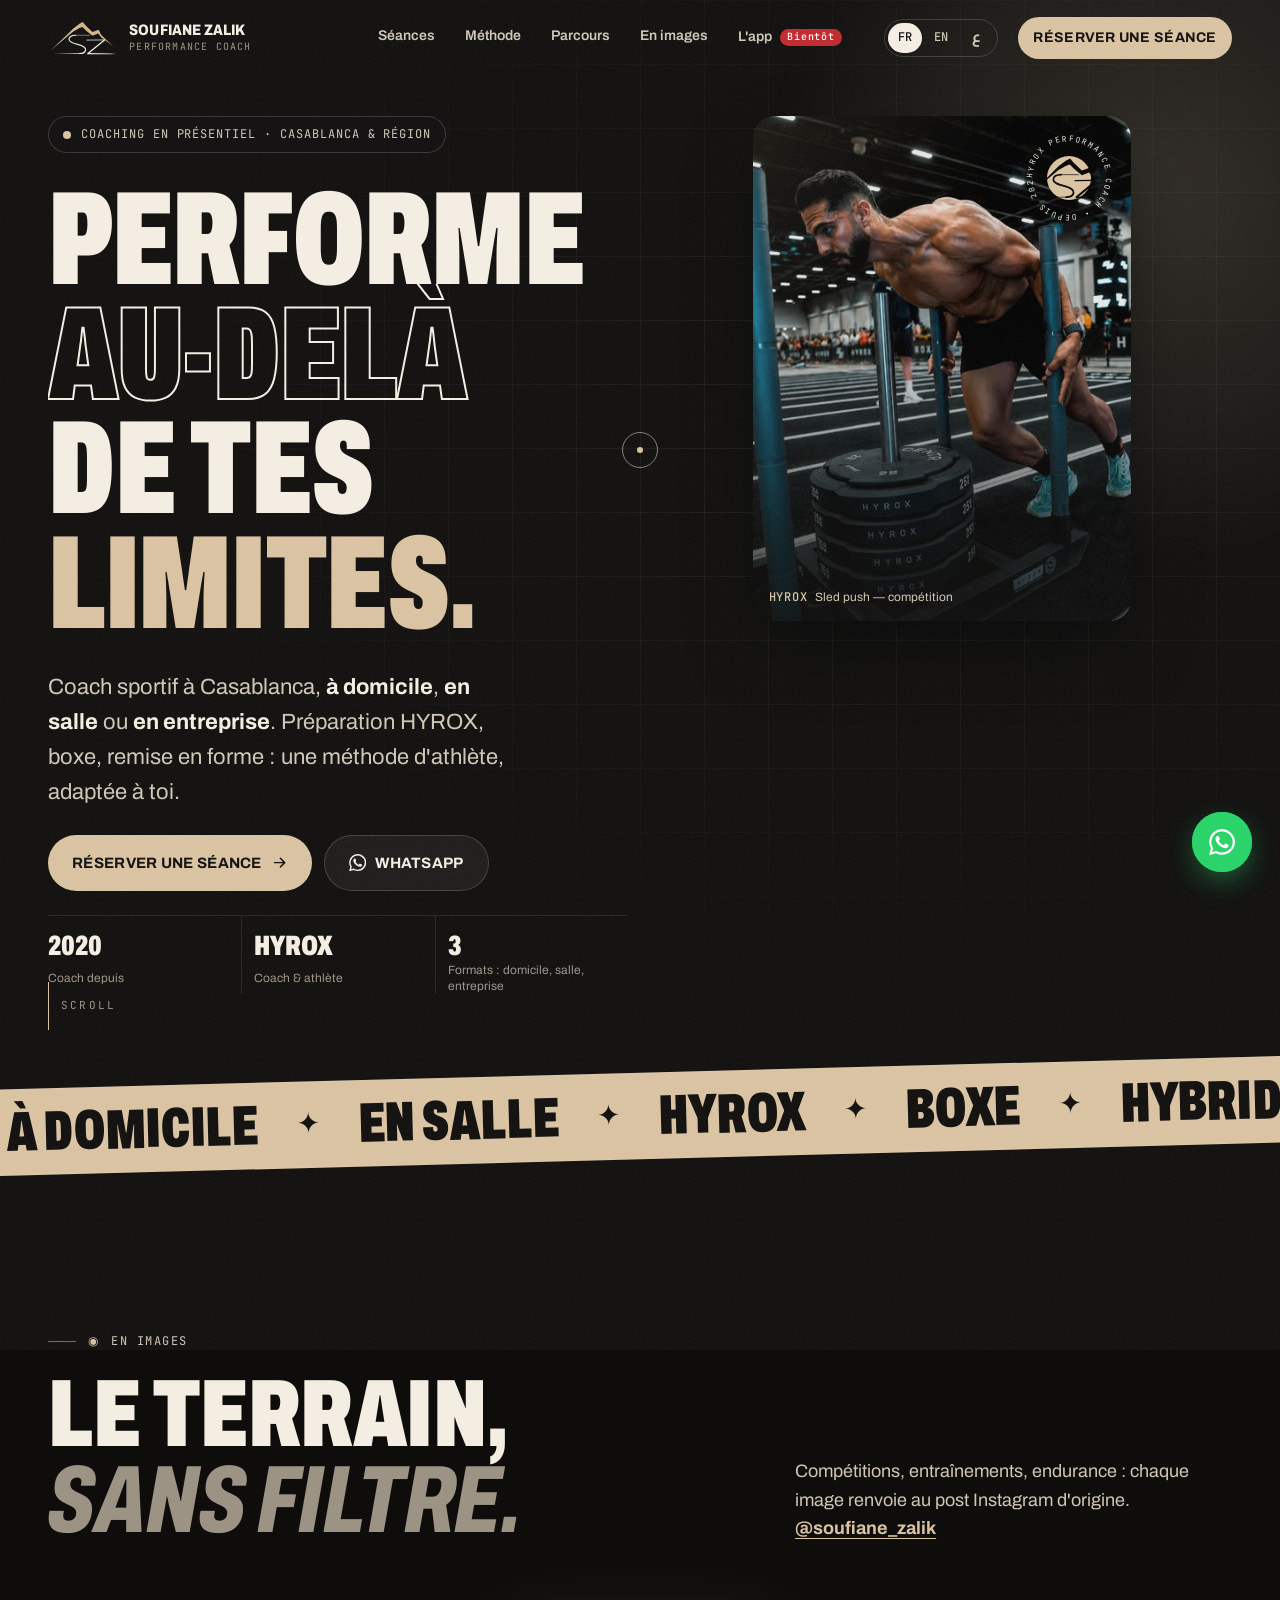
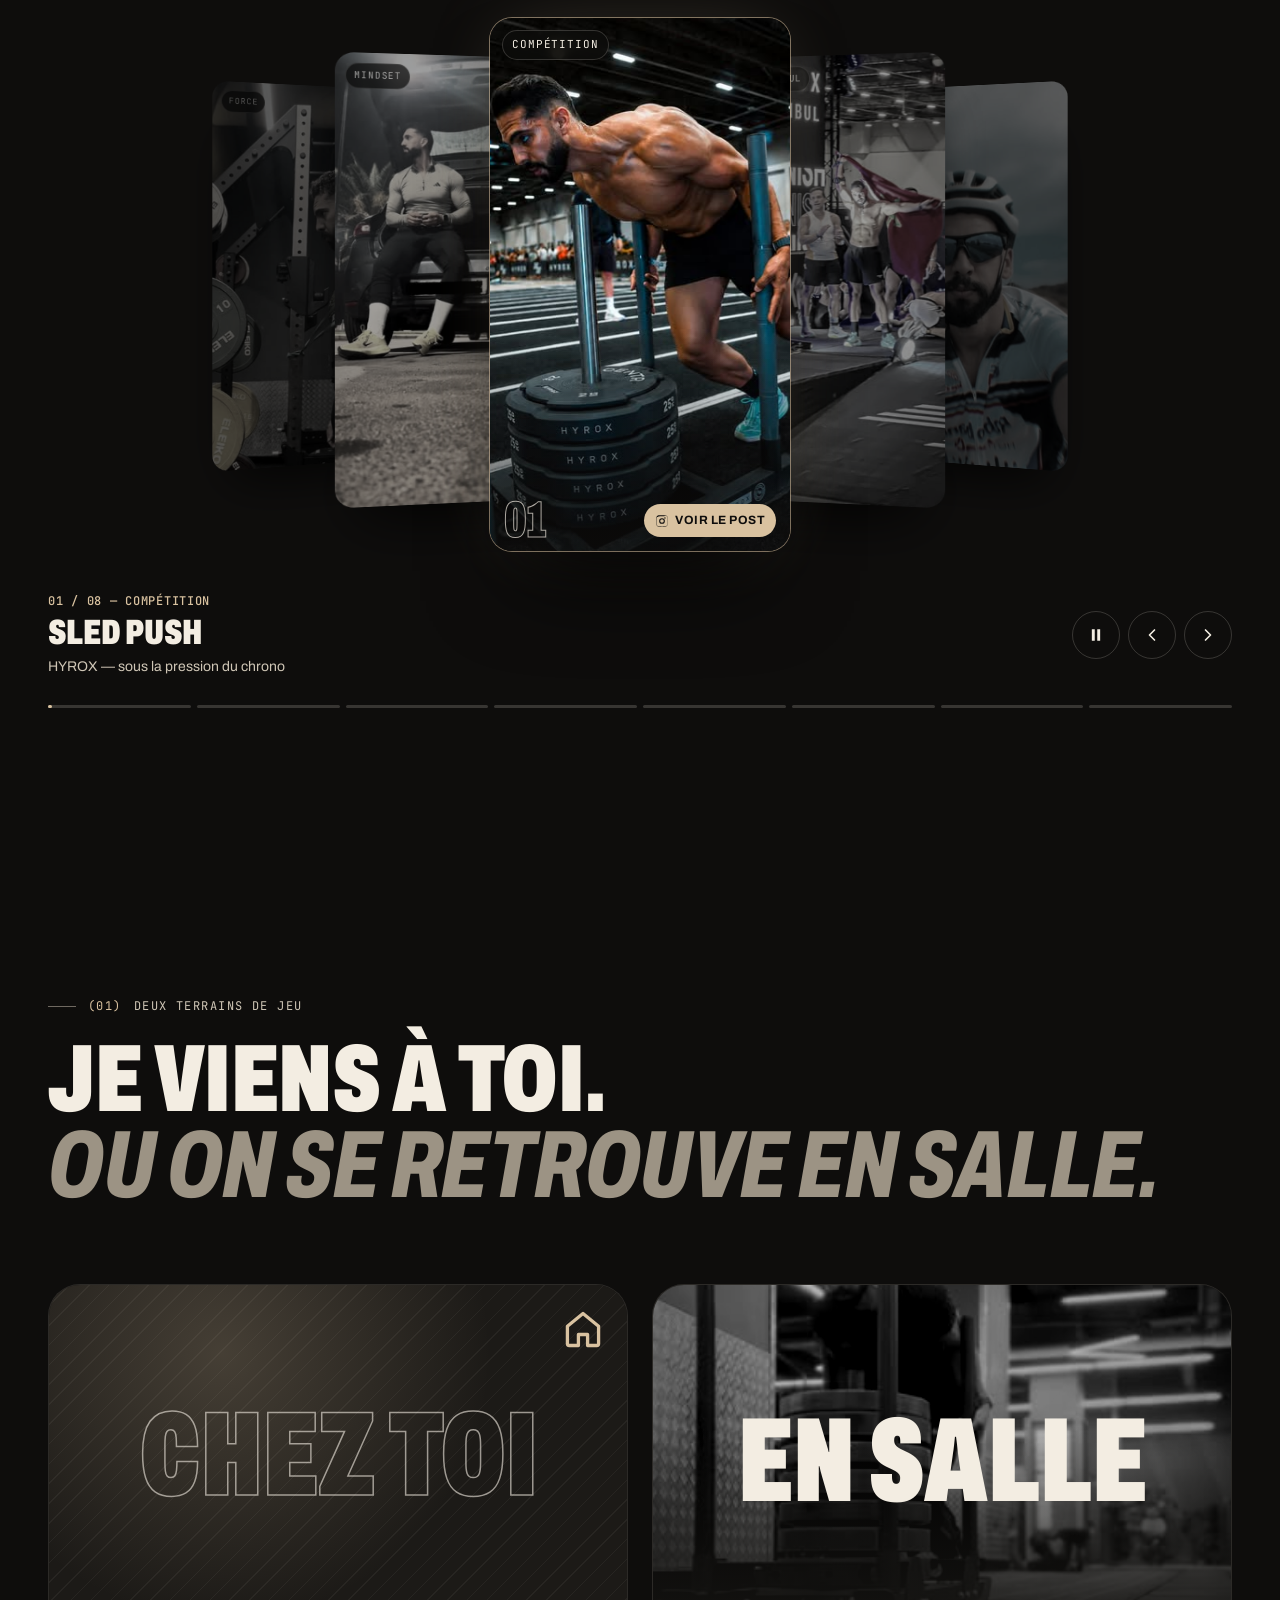
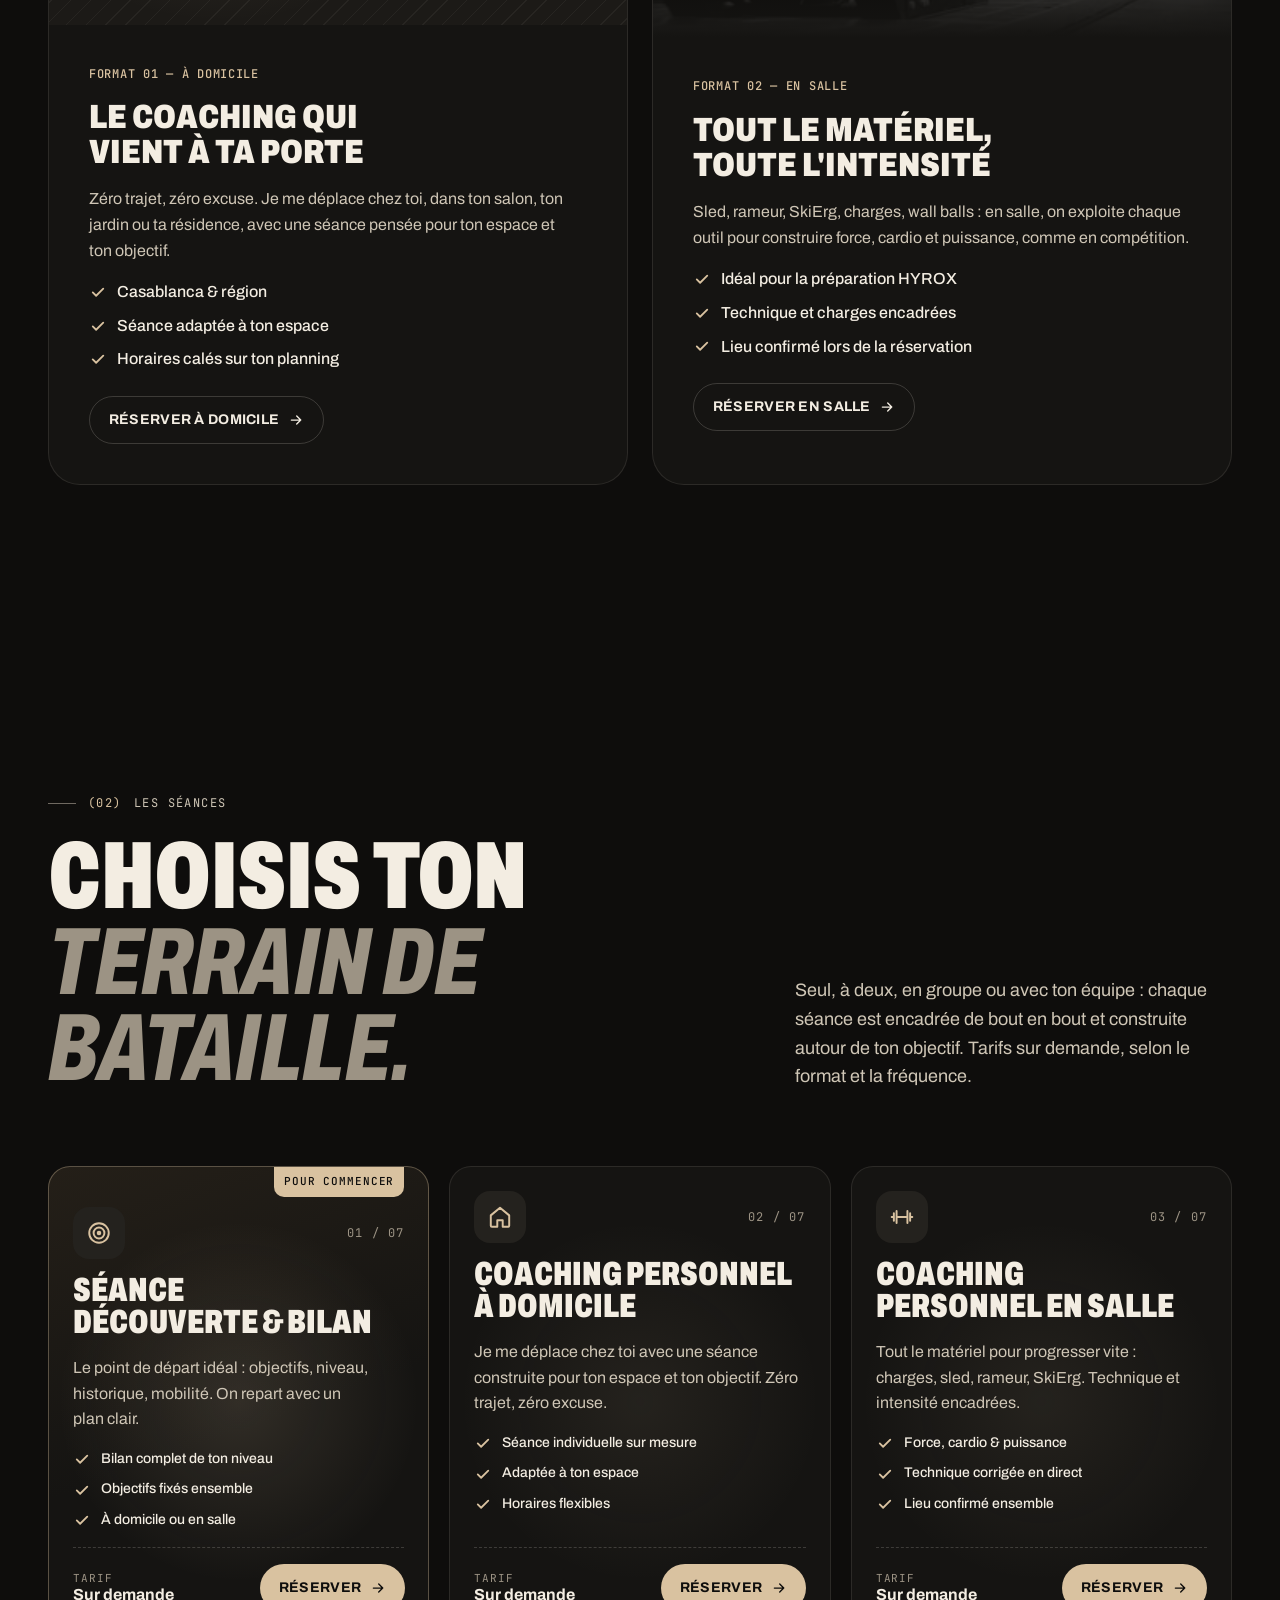
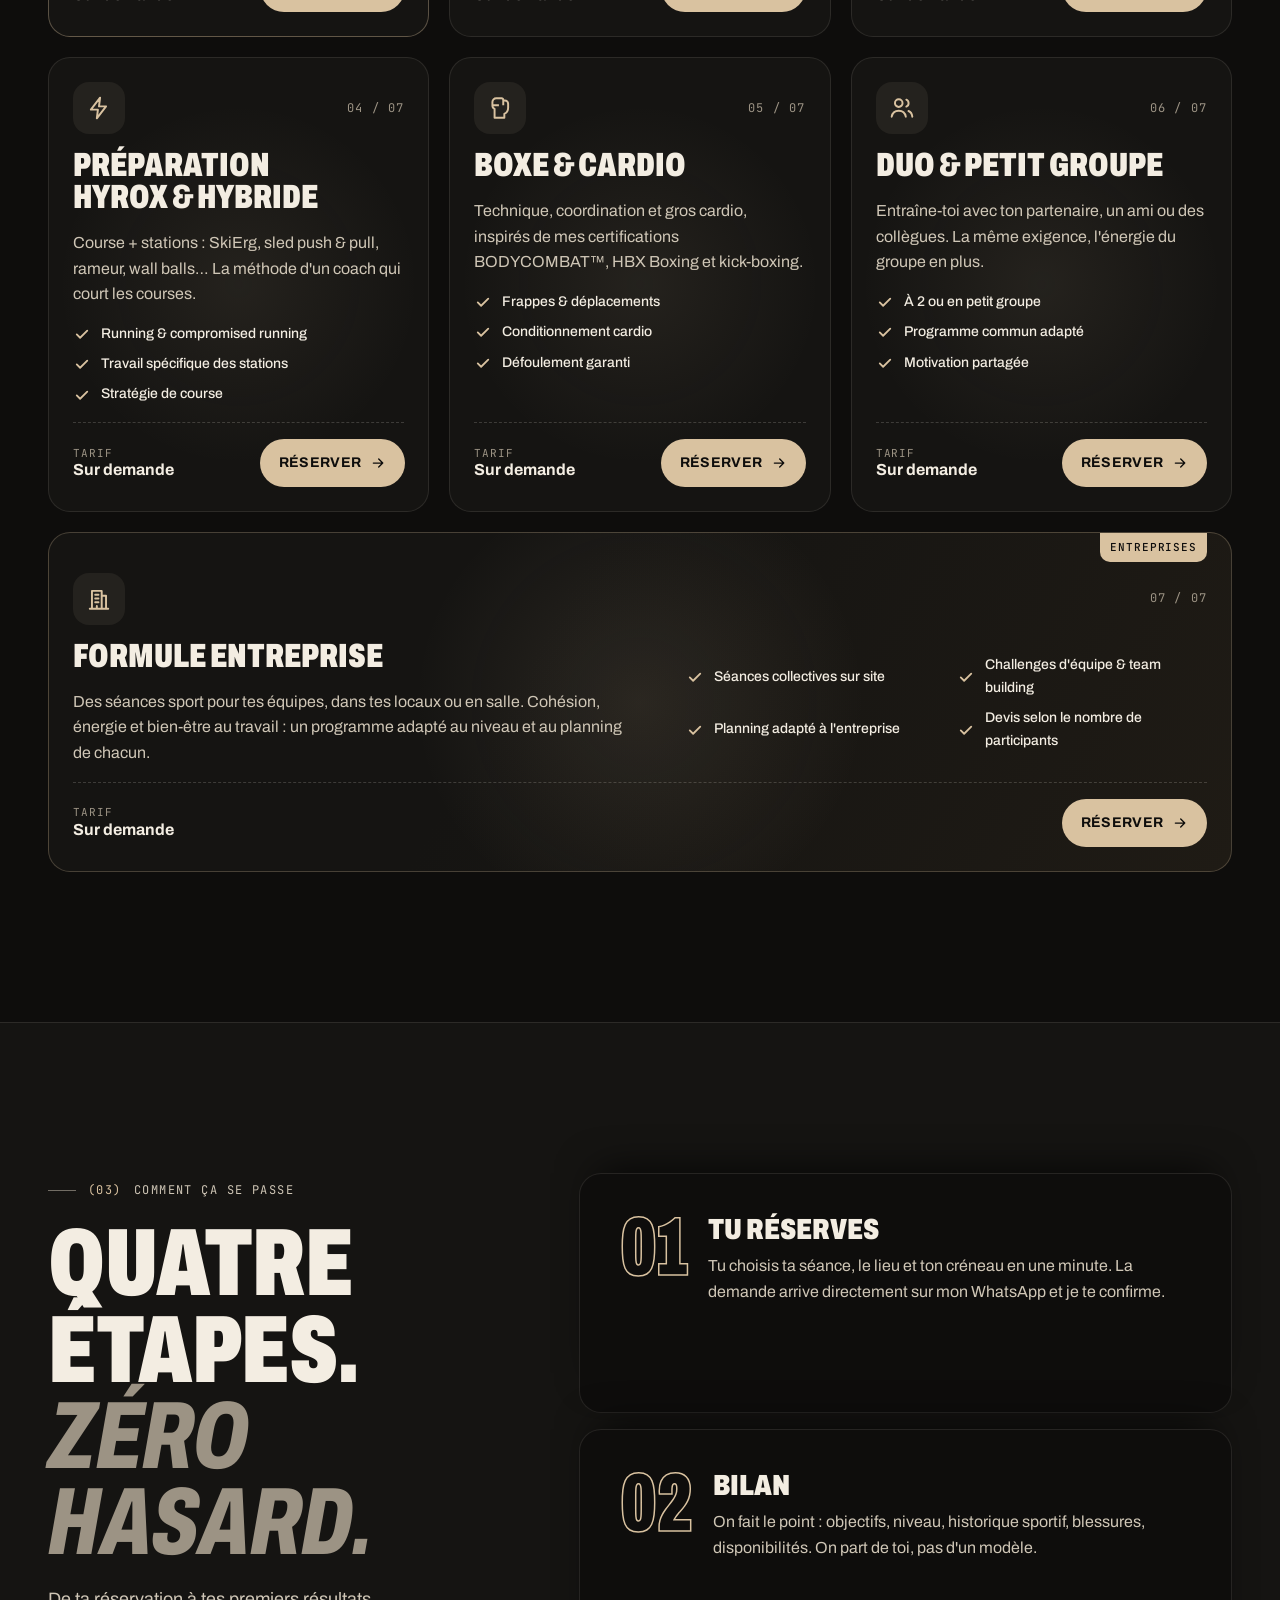
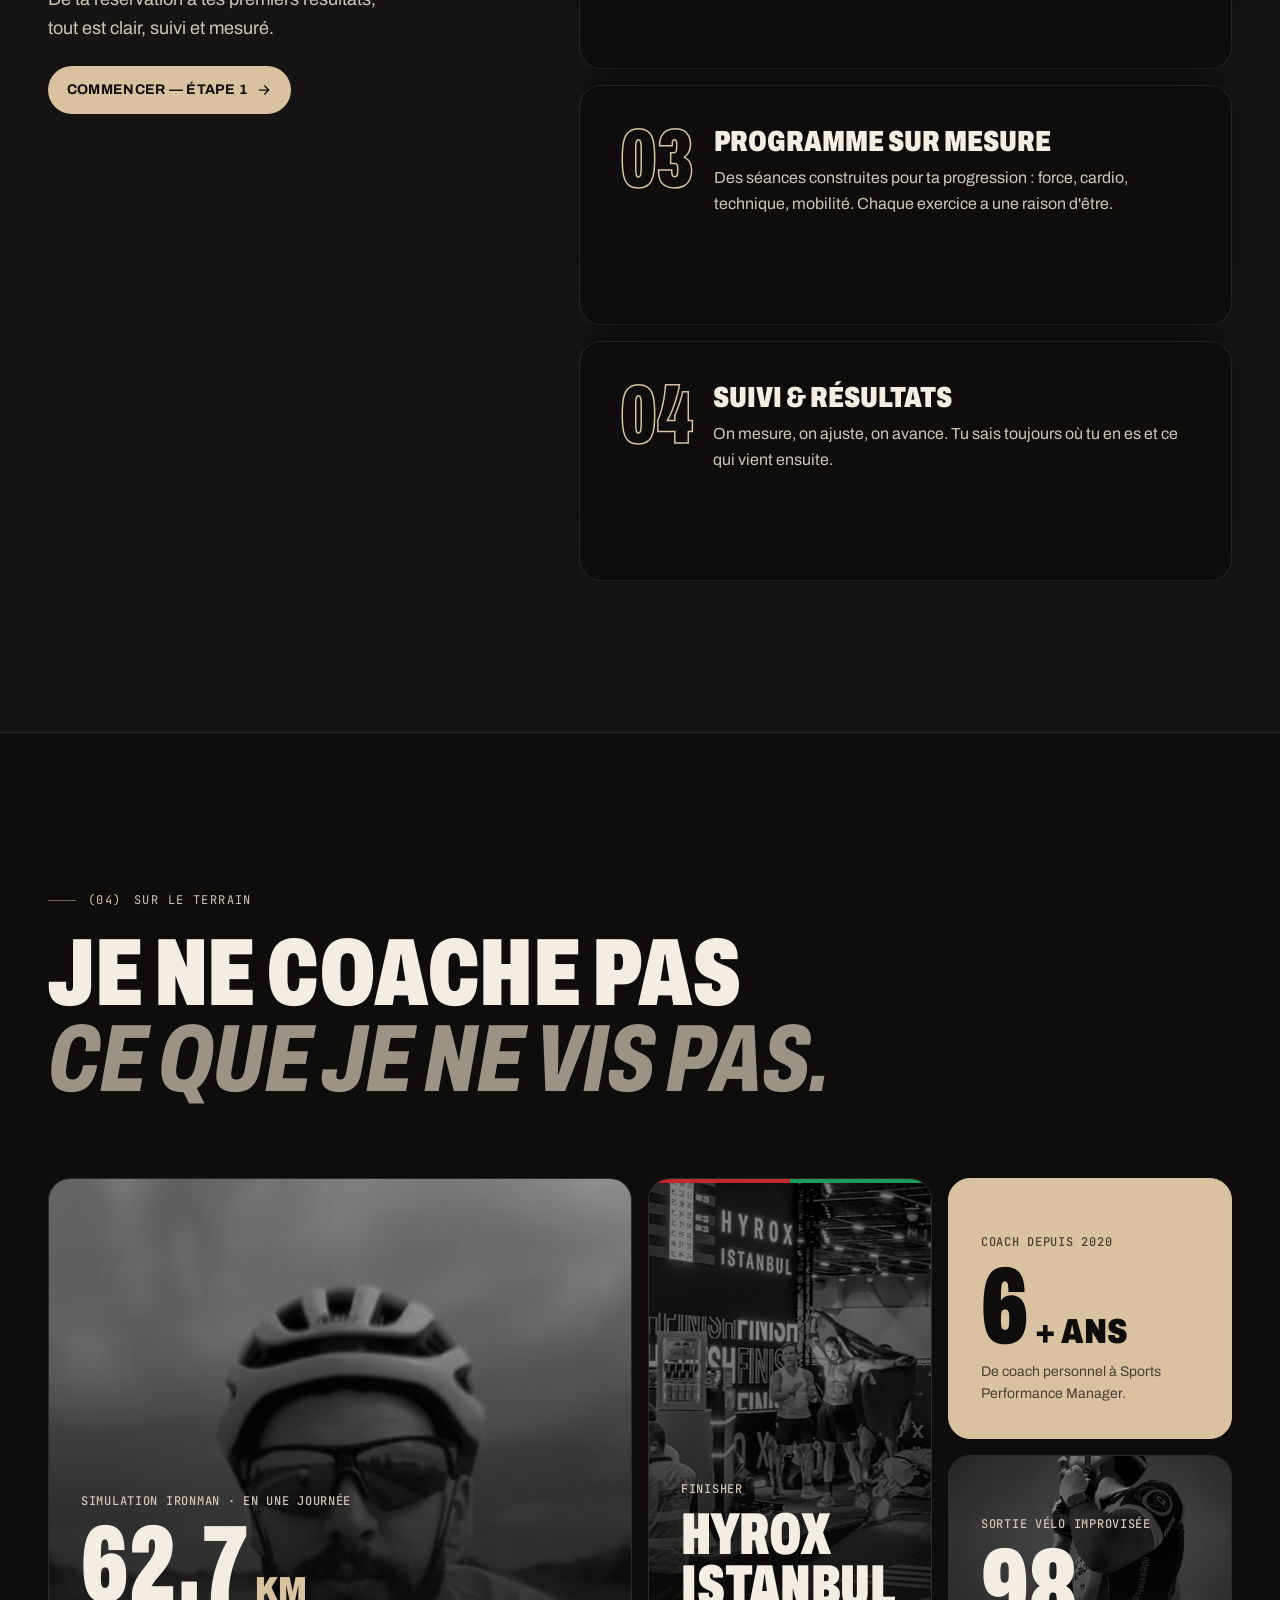
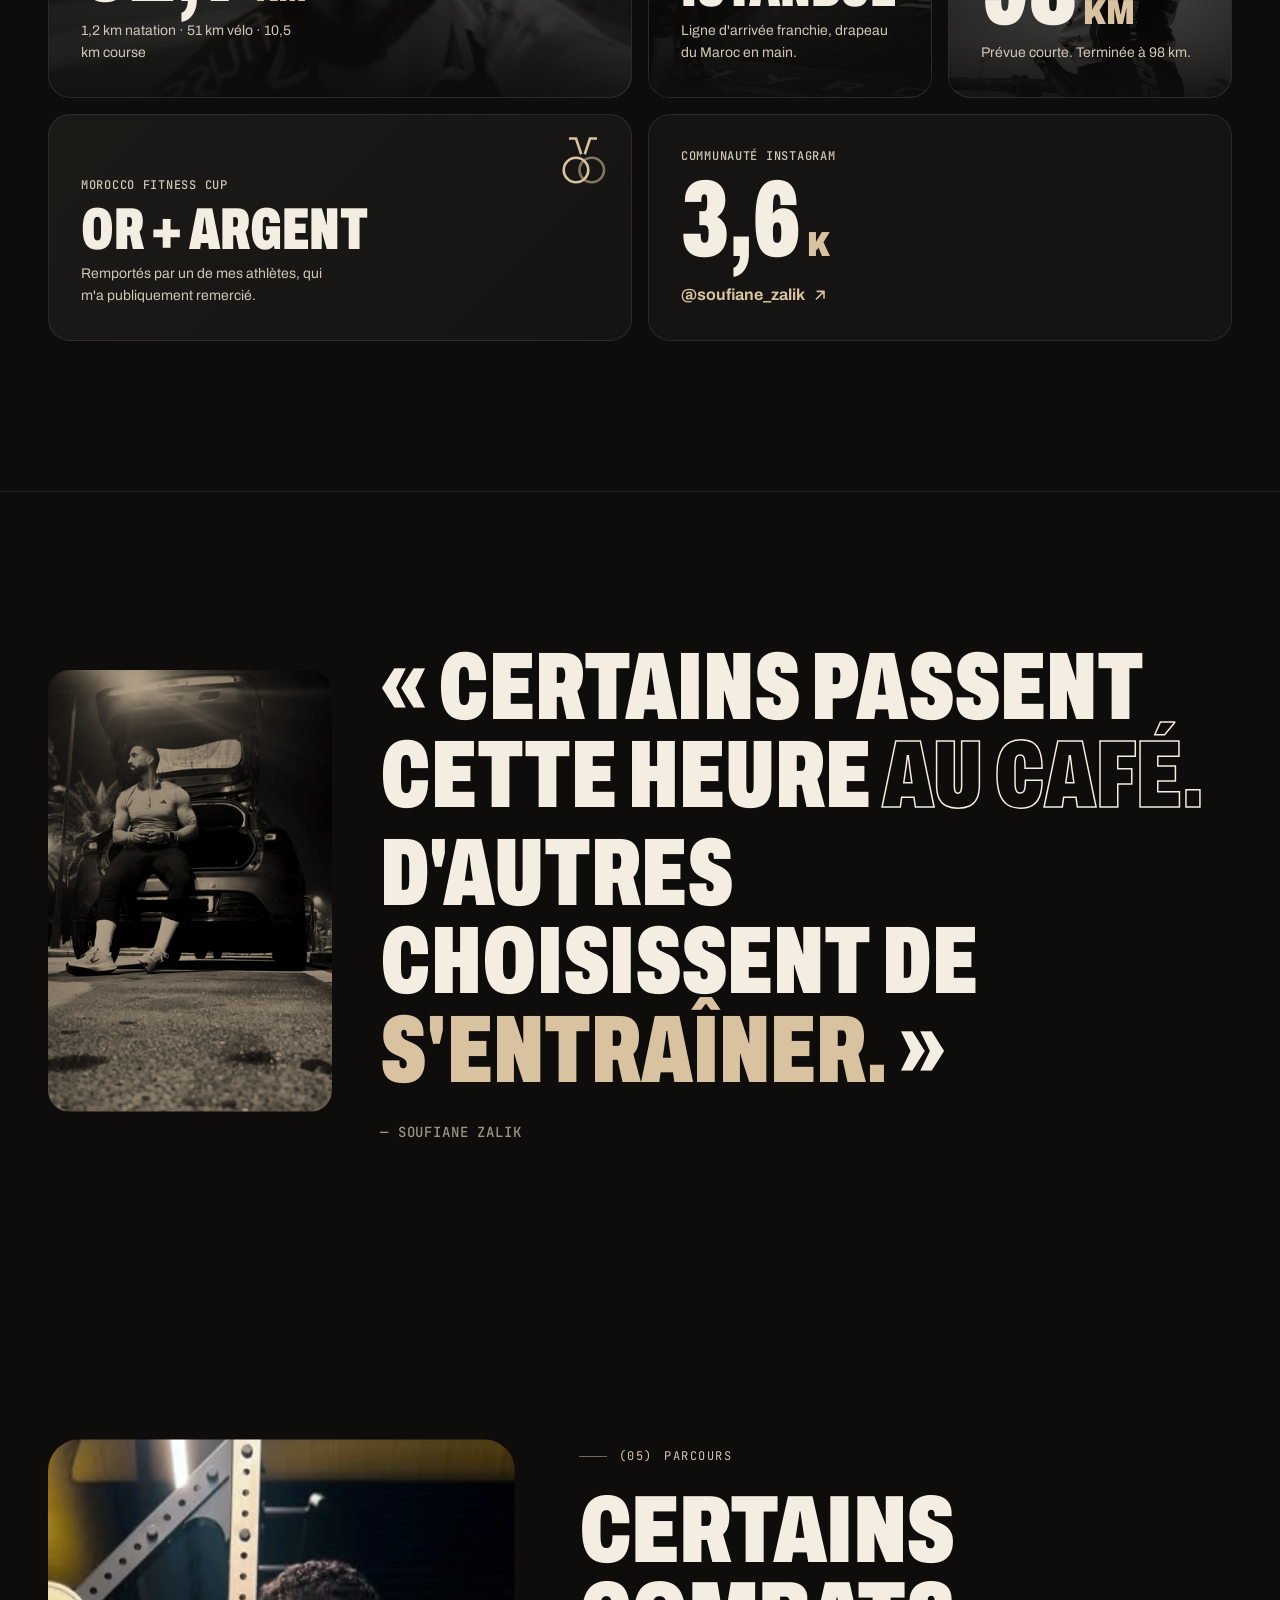
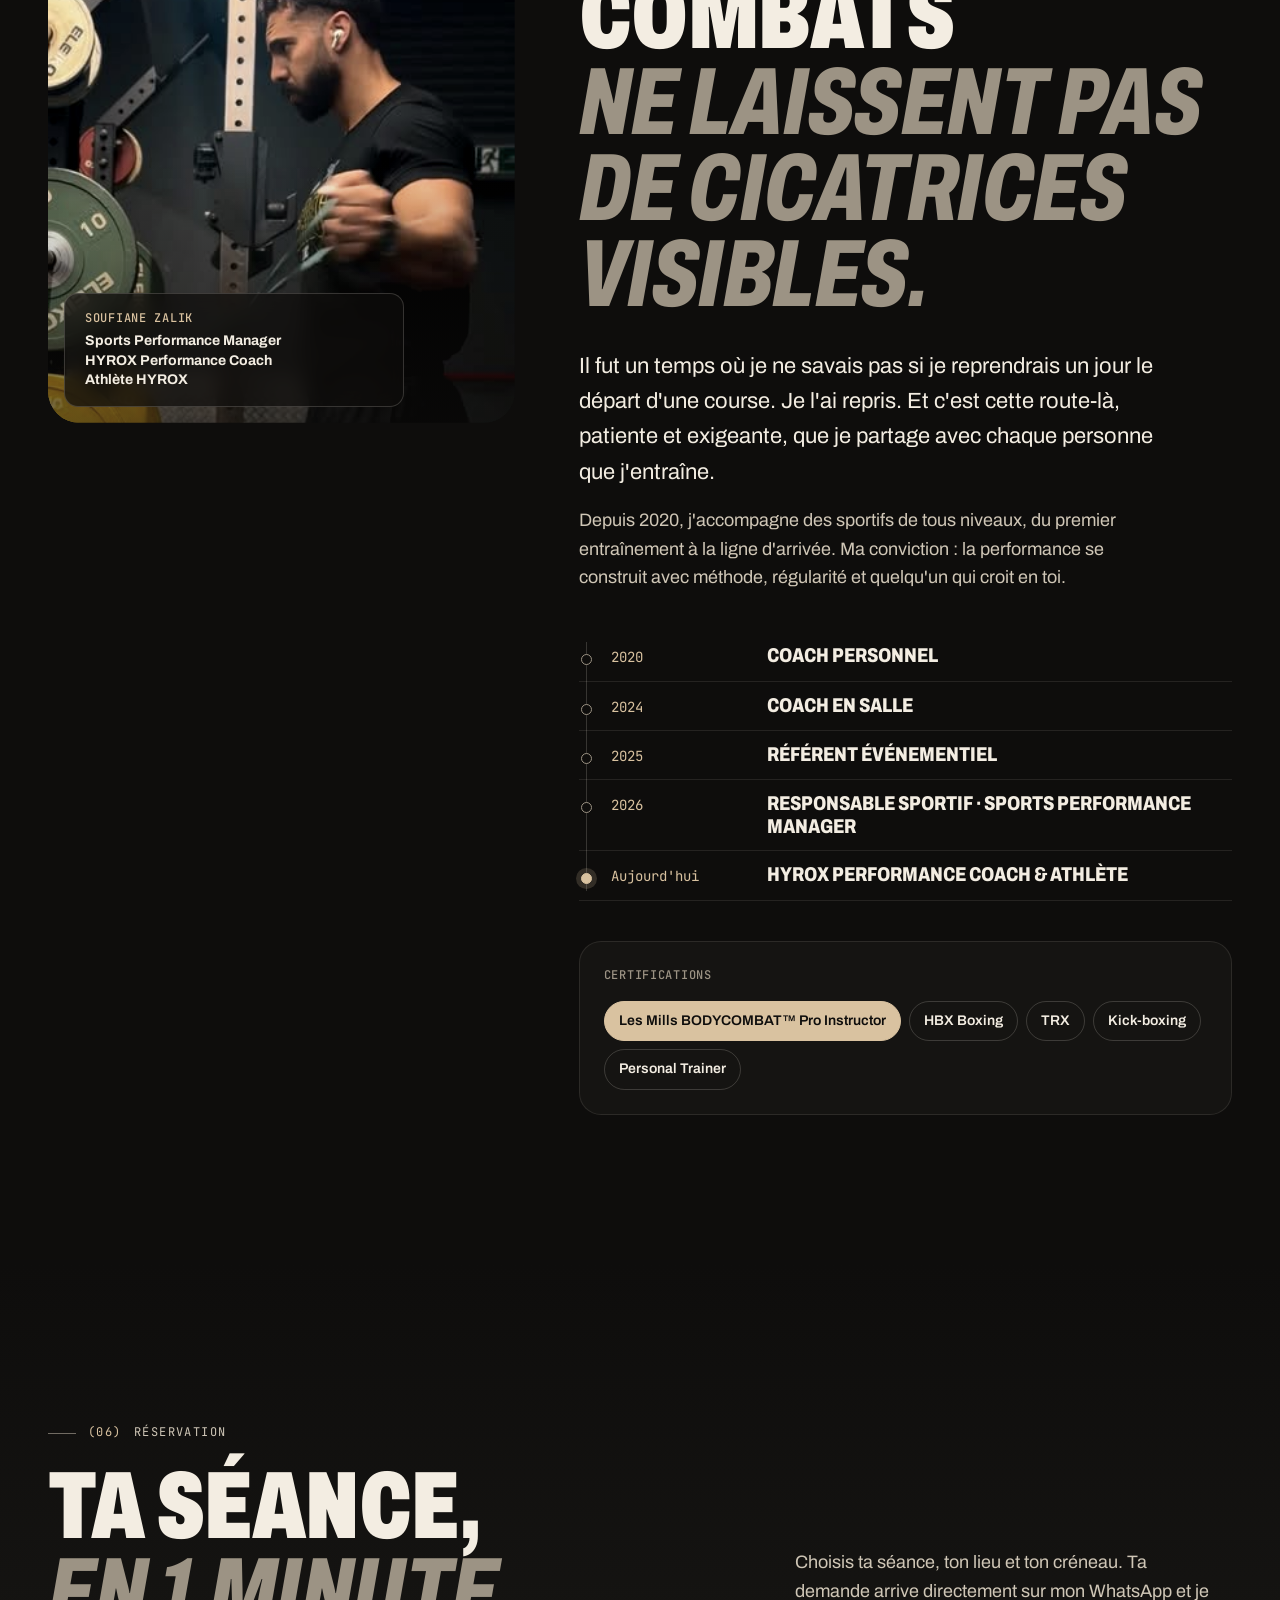
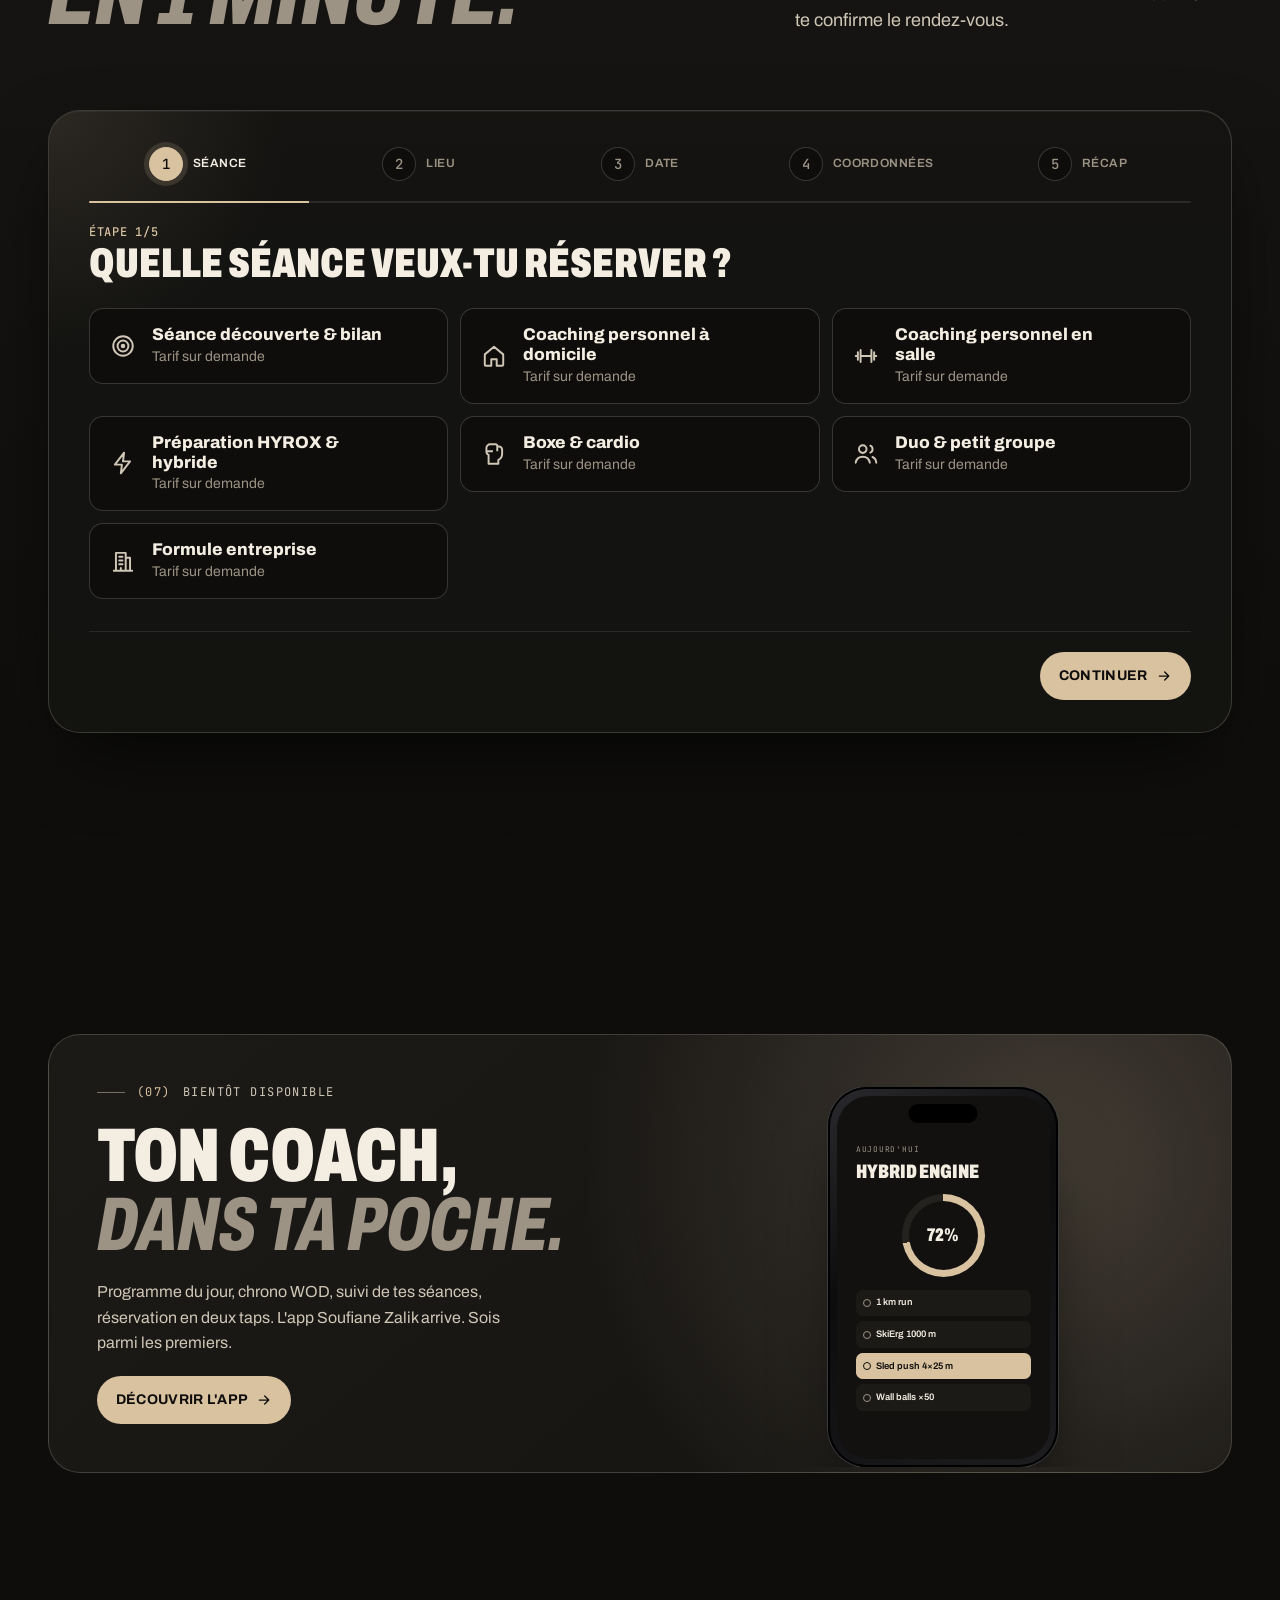
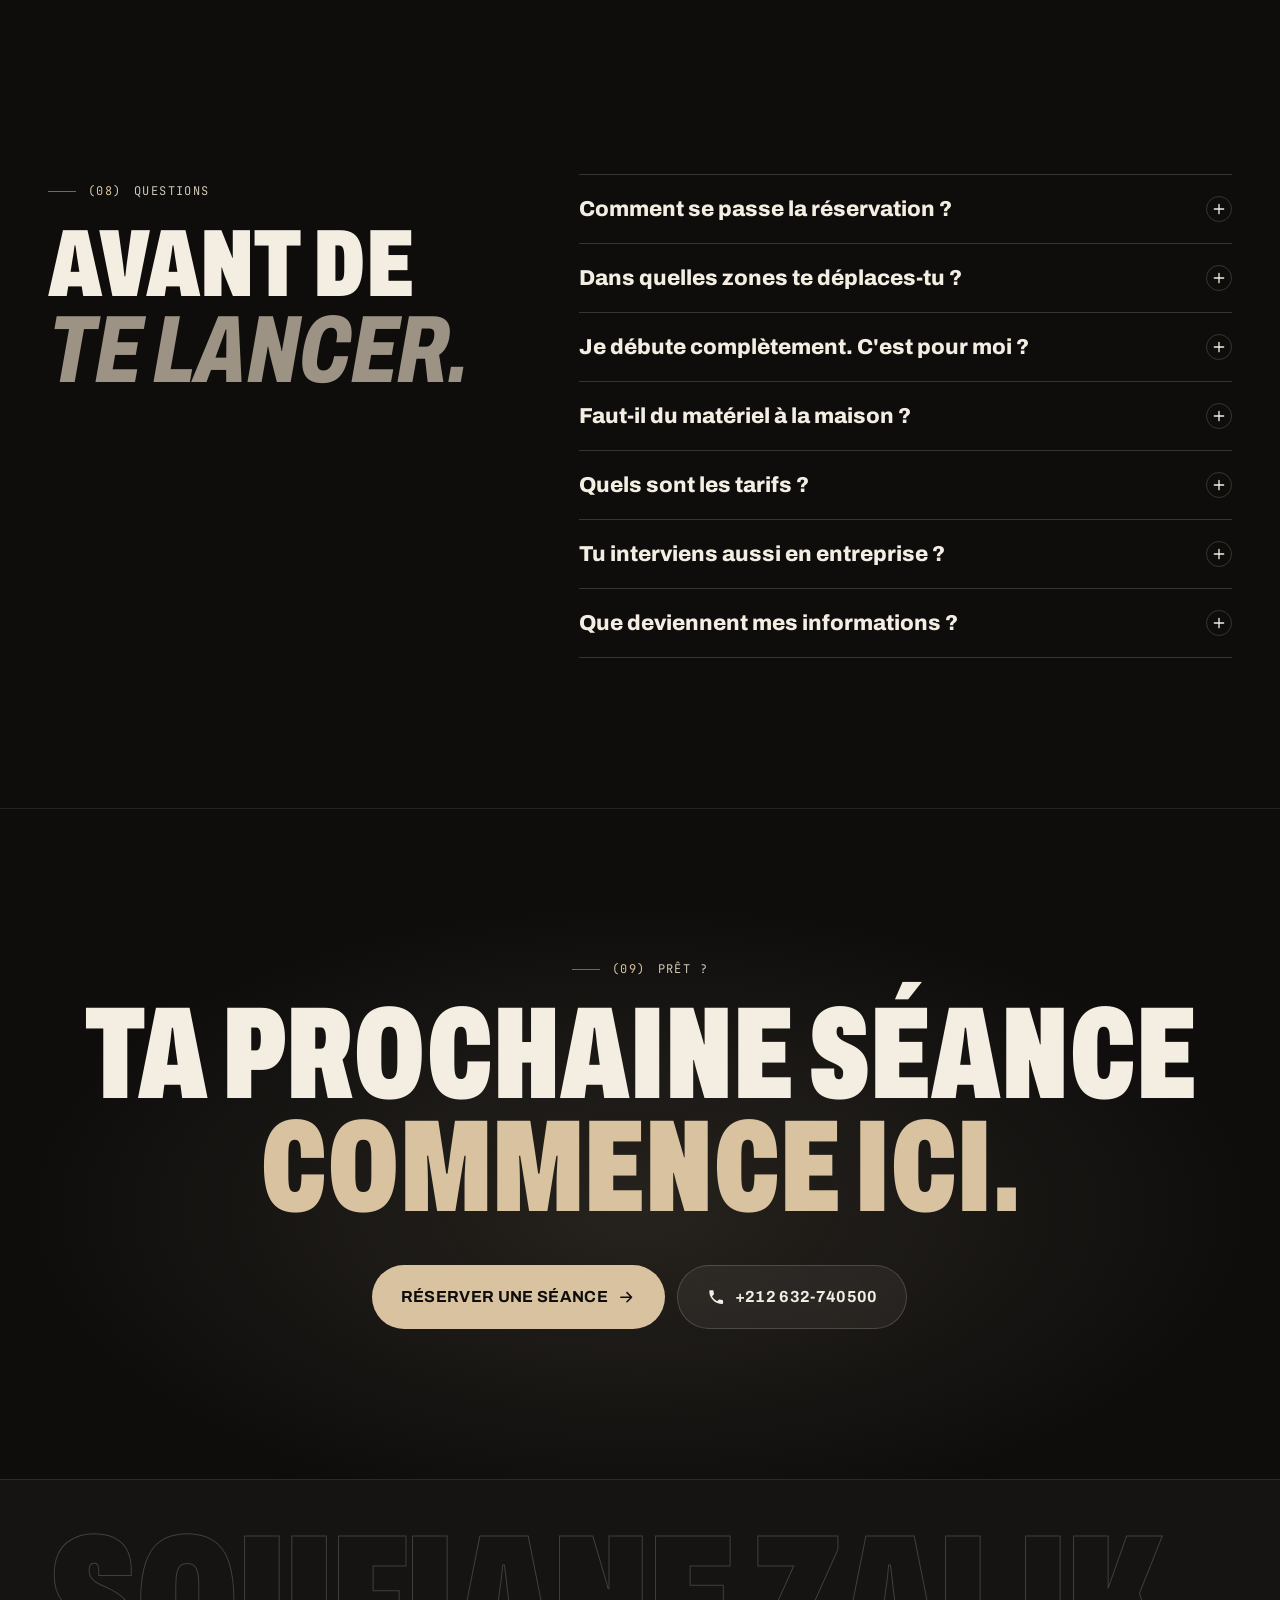
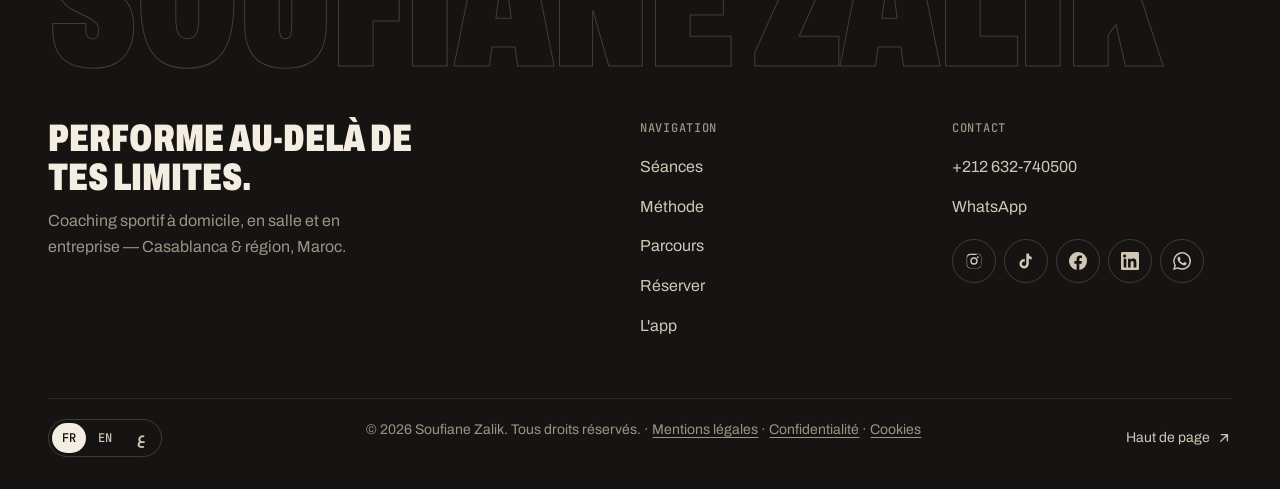
<file: index.html>
<!doctype html>
<html lang="fr">
<head>
  <meta charset="utf-8" />
  <meta http-equiv="Content-Security-Policy" content="default-src 'self'; script-src 'self' 'sha256-WZRJfWvsnNCPcxzZwvyhovnZGqhZaC+8gPGPRbx6wTk='; style-src 'self' 'unsafe-inline'; img-src 'self' data: blob: https://*.goatcounter.com; font-src 'self'; connect-src 'self' https://formspree.io; media-src 'self'; object-src 'none'; base-uri 'self'; form-action 'self'; upgrade-insecure-requests" />
  <meta name="referrer" content="strict-origin-when-cross-origin" />
  <meta name="viewport" content="width=device-width, initial-scale=1, viewport-fit=cover" />
  <title>Coach sportif à Casablanca — domicile, salle & entreprise | Soufiane Zalik</title>
  <meta name="description" content="Coach sportif à Casablanca : coaching à domicile, en salle ou en entreprise avec Soufiane Zalik, HYROX Performance Coach. Préparation HYROX, boxe, remise en forme. Réserve en 1 minute." />
  <link rel="canonical" href="https://obiodev.github.io/soufian/" />
  <link rel="alternate" hreflang="fr" href="https://obiodev.github.io/soufian/" />
  <link rel="alternate" hreflang="en" href="https://obiodev.github.io/soufian/en/" />
  <link rel="alternate" hreflang="ar" href="https://obiodev.github.io/soufian/ar/" />
  <link rel="alternate" hreflang="x-default" href="https://obiodev.github.io/soufian/" />
  <meta name="author" content="Soufiane Zalik" />
  <meta name="robots" content="index, follow" />
  <meta property="og:type" content="website" />
  <meta property="og:locale" content="fr_MA" />
  <meta property="og:site_name" content="Soufiane Zalik — Coaching" />
  <meta property="og:title" content="Soufiane Zalik — Performe au-delà de tes limites" />
  <meta property="og:description" content="Coaching sportif à domicile, en salle ou en entreprise — Casablanca & région. Réserve ta séance en 1 minute." />
  <meta property="og:url" content="https://obiodev.github.io/soufian/" />
  <meta property="og:image" content="https://obiodev.github.io/soufian/assets/photos/p02-aug06.jpg" />
  <meta property="og:image:alt" content="Soufiane Zalik pousse un sled en compétition HYROX" />
  <meta property="og:image:width" content="480" />
  <meta property="og:image:height" content="640" />
  <meta name="twitter:card" content="summary_large_image" />
  <meta name="theme-color" content="#0e0d0c" />
  <meta name="color-scheme" content="dark" />
  <link rel="icon" type="image/svg+xml" href="assets/logo/sz-signature-favicon.svg" />
  <link rel="preload" href="assets/fonts/archivo-normal-latin.woff2" as="font" type="font/woff2" crossorigin />
  <link rel="stylesheet" href="assets/fonts/fonts.css" />
  <link rel="preload" as="image" href="assets/photos/p02-aug06.jpg" fetchpriority="high" />
  <link rel="stylesheet" href="styles.css?v=202611261615" />
  <script>document.documentElement.classList.add("js");</script>
  <script type="application/ld+json">
  {
    "@context": "https://schema.org",
    "@graph": [
      {
        "@type": "Person",
        "@id": "#soufiane",
        "name": "Soufiane Zalik",
        "jobTitle": "Sports Performance Manager · HYROX Performance Coach",
        "description": "Coach sportif depuis 2020, HYROX Performance Coach et athlète HYROX. Coaching personnel à domicile et en salle à Casablanca.",
        "image": "https://obiodev.github.io/soufian/assets/photos/p02-aug06.jpg",
        "url": "https://obiodev.github.io/soufian/",
        "telephone": "+212632740500",
        "knowsAbout": ["HYROX", "Entraînement hybride", "Coaching personnel", "Boxe", "Kick-boxing", "BODYCOMBAT", "TRX", "Endurance"],
        "hasCredential": [
          { "@type": "EducationalOccupationalCredential", "name": "Les Mills BODYCOMBAT™ Pro Instructor" },
          { "@type": "EducationalOccupationalCredential", "name": "HBX Boxing" },
          { "@type": "EducationalOccupationalCredential", "name": "TRX" },
          { "@type": "EducationalOccupationalCredential", "name": "Kick-boxing" },
          { "@type": "EducationalOccupationalCredential", "name": "Personal Trainer" }
        ],
        "address": { "@type": "PostalAddress", "addressLocality": "Casablanca", "addressCountry": "MA" },
        "sameAs": [
          "https://www.instagram.com/soufiane_zalik/",
          "https://www.facebook.com/soufiane.zalik/",
          "https://www.linkedin.com/in/soufiane-zalik-638149248",
          "https://www.tiktok.com/@soufiane_zalik"
        ]
      },
      {
        "@type": ["LocalBusiness", "SportsActivityLocation"],
        "name": "Soufiane Zalik — Coaching sportif",
        "description": "Coaching sportif à domicile, en salle et en entreprise à Casablanca : préparation HYROX & hybride, boxe & cardio, remise en forme, séance découverte.",
        "image": "https://obiodev.github.io/soufian/assets/photos/p02-aug06.jpg",
        "url": "https://obiodev.github.io/soufian/",
        "telephone": "+212632740500",
        "founder": { "@id": "#soufiane" },
        "address": { "@type": "PostalAddress", "addressLocality": "Casablanca", "addressRegion": "Casablanca-Settat", "addressCountry": "MA" },
        "areaServed": [
          { "@type": "City", "name": "Casablanca" },
          { "@type": "City", "name": "Mohammedia" },
          { "@type": "City", "name": "Bouskoura" },
          { "@type": "City", "name": "Dar Bouazza" },
          { "@type": "AdministrativeArea", "name": "Casablanca-Settat" }
        ],
        "sameAs": [
          "https://www.instagram.com/soufiane_zalik/",
          "https://www.facebook.com/soufiane.zalik/",
          "https://www.linkedin.com/in/soufiane-zalik-638149248",
          "https://www.tiktok.com/@soufiane_zalik"
        ],
        "hasOfferCatalog": {
          "@type": "OfferCatalog",
          "name": "Séances de coaching",
          "itemListElement": [
            { "@type": "Offer", "itemOffered": { "@type": "Service", "name": "Coaching personnel à domicile" } },
            { "@type": "Offer", "itemOffered": { "@type": "Service", "name": "Coaching personnel en salle" } },
            { "@type": "Offer", "itemOffered": { "@type": "Service", "name": "Préparation HYROX & hybride" } },
            { "@type": "Offer", "itemOffered": { "@type": "Service", "name": "Boxe & cardio" } },
            { "@type": "Offer", "itemOffered": { "@type": "Service", "name": "Coaching duo & petit groupe" } },
            { "@type": "Offer", "itemOffered": { "@type": "Service", "name": "Séance découverte & bilan" } },
            { "@type": "Offer", "itemOffered": { "@type": "Service", "name": "Formule entreprise — sport en entreprise" } }
          ]
        }
      }
    ]
  }
  </script>
</head>
<body class="page-home">
  <a class="skip" href="#main">Aller au contenu</a>

  <!-- ============ SVG SPRITE ============ -->
  <svg width="0" height="0" style="position:absolute" aria-hidden="true" focusable="false">
    <symbol id="i-instagram" viewBox="0 0 24 24"><path fill="currentColor" d="M12 2.2c3.2 0 3.6 0 4.8.1 1.2.1 1.8.2 2.2.4.6.2 1 .5 1.4.9.4.4.7.8.9 1.4.2.4.4 1.1.4 2.2.1 1.3.1 1.6.1 4.8s0 3.6-.1 4.8c-.1 1.2-.2 1.8-.4 2.2-.2.6-.5 1-.9 1.4-.4.4-.8.7-1.4.9-.4.2-1.1.4-2.2.4-1.3.1-1.6.1-4.8.1s-3.6 0-4.8-.1c-1.2-.1-1.8-.2-2.2-.4-.6-.2-1-.5-1.4-.9-.4-.4-.7-.8-.9-1.4-.2-.4-.4-1.1-.4-2.2C2.2 15.6 2.2 15.2 2.2 12s0-3.6.1-4.8c.1-1.2.2-1.8.4-2.2.2-.6.5-1 .9-1.4.4-.4.8-.7 1.4-.9.4-.2 1.1-.4 2.2-.4C8.4 2.2 8.8 2.2 12 2.2zm0 1.8c-3.1 0-3.5 0-4.7.1-1.1.1-1.7.2-2.1.4-.5.2-.9.4-1.2.8-.4.4-.6.7-.8 1.2-.2.4-.3 1-.4 2.1C2.8 9.8 2.8 10.2 2.8 12s0 3.5.1 4.7c.1 1.1.2 1.7.4 2.100.2.5.4.9.8 1.2.4.4.7.6 1.2.8.4.2 1 .3 2.1.4 1.2.1 1.6.1 4.7.1s3.5 0 4.7-.1c1.1-.1 1.7-.2 2.1-.4.5-.2.9-.4 1.2-.8.4-.4.6-.7.8-1.2.2-.4.3-1 .4-2.1.1-1.2.1-1.6.1-4.7s0-3.5-.1-4.7c-.1-1.1-.2-1.7-.4-2.1-.2-.5-.4-.9-.8-1.2-.4-.4-.7-.6-1.2-.8-.4-.2-1-.3-2.1-.4C15.5 4 15.1 4 12 4zm0 3.1a4.900 4.900 0 1 1 0 9.8 4.900 4.900 0 0 1 0-9.8zm0 8a3.1 3.1 0 1 0 0-6.2 3.1 3.1 0 0 0 0 6.2zm6.2-8.2a1.1 1.1 0 1 1-2.3 0 1.1 1.1 0 0 1 2.3 0z"/></symbol>
    <symbol id="i-whatsapp" viewBox="0 0 24 24"><path fill="currentColor" d="M17.5 14.4c-.3-.1-1.8-.9-2-1-.3-.1-.5-.1-.7.1-.2.3-.8 1-.9 1.2-.2.2-.3.2-.6.1-.3-.1-1.300-.5-2.4-1.5-.9-.8-1.5-1.8-1.7-2.1-.2-.3 0-.5.1-.6l.4-.5c.1-.2.2-.3.3-.5.1-.2 0-.4 0-.5l-.9-2.2c-.2-.6-.5-.5-.7-.5h-.6c-.2 0-.5.1-.8.4-.3.3-1 1-1 2.5s1.1 2.9 1.2 3.1c.1.2 2.1 3.2 5.1 4.5.7.3 1.3.5 1.7.6.7.2 1.4.2 1.9.1.6-.1 1.8-.7 2-1.4.2-.7.2-1.3.2-1.4-.1-.2-.3-.3-.6-.4zM12 21.8c-1.8 0-3.5-.5-5-1.4l-.4-.2-3.7 1 1-3.6-.2-.4A9.8 9.8 0 1 1 12 21.8zm8.4-18.2A11.8 11.8 0 0 0 1.8 17.8L.1 24l6.4-1.7A11.8 11.8 0 0 0 24 12c0-3.2-1.2-6.1-3.6-8.4z"/></symbol>
    <symbol id="i-phone" viewBox="0 0 24 24"><path fill="currentColor" d="M6.6 10.8a15.1 15.1 0 0 0 6.6 6.6l2.2-2.2c.3-.3.7-.4 1-.2 1.1.4 2.3.6 3.6.6.6 0 1 .4 1 1V20c0 .6-.4 1-1 1A17 17 0 0 1 3 4c0-.6.4-1 1-1h3.5c.6 0 1 .4 1 1 0 1.3.2 2.5.6 3.6.1.3 0 .7-.2 1l-2.3 2.2z"/></symbol>
    <symbol id="i-tiktok" viewBox="0 0 24 24"><path fill="currentColor" d="M19.6 6.7a4.8 4.8 0 0 1-3.8-4.2V2h-3.4v13.7a2.9 2.9 0 1 1-2-2.8V9.4a6.3 6.3 0 1 0 5.4 6.3V8.8a8.2 8.2 0 0 0 3.8 1.2V6.7z"/></symbol>
    <symbol id="i-facebook" viewBox="0 0 24 24"><path fill="currentColor" d="M24 12a12 12 0 1 0-13.9 11.900v-8.400H7.1V12h3V9.4c0-3 1.8-4.700 4.5-4.700 1.3 0 2.7.2 2.7.2v3h-1.5c-1.5 0-2 .9-2 1.900V12h3.400l-.5 3.5h-2.900v8.400A12 12 0 0 0 24 12z"/></symbol>
    <symbol id="i-linkedin" viewBox="0 0 24 24"><path fill="currentColor" d="M20.4 20.5h-3.6v-5.6c0-1.3 0-3-1.8-3s-2.1 1.4-2.1 2.9v5.7H9.4V9h3.4v1.6c.5-.9 1.6-1.8 3.4-1.8 3.6 0 4.3 2.4 4.3 5.5v6.2zM5.3 7.4a2.1 2.1 0 1 1 0-4.1 2.1 2.1 0 0 1 0 4.1zM7.1 20.5H3.6V9h3.5v11.5zM22.2 0H1.8C.8 0 0 .8 0 1.7v20.6c0 .9.8 1.7 1.8 1.7h20.4c1 0 1.8-.8 1.8-1.7V1.7C24 .8 23.2 0 22.2 0z"/></symbol>
    <symbol id="i-arrow" viewBox="0 0 24 24"><path fill="none" stroke="currentColor" stroke-width="2" stroke-linecap="round" stroke-linejoin="round" d="M5 12h14M13 6l6 6-6 6"/></symbol>
    <symbol id="i-arrow-ne" viewBox="0 0 24 24"><path fill="none" stroke="currentColor" stroke-width="2" stroke-linecap="round" stroke-linejoin="round" d="M7 17 17 7M8 7h9v9"/></symbol>
    <symbol id="i-chev-l" viewBox="0 0 24 24"><path fill="none" stroke="currentColor" stroke-width="2" stroke-linecap="round" stroke-linejoin="round" d="m15 6-6 6 6 6"/></symbol>
    <symbol id="i-chev-r" viewBox="0 0 24 24"><path fill="none" stroke="currentColor" stroke-width="2" stroke-linecap="round" stroke-linejoin="round" d="m9 6 6 6-6 6"/></symbol>
    <symbol id="i-check" viewBox="0 0 24 24"><path fill="none" stroke="currentColor" stroke-width="2.4" stroke-linecap="round" stroke-linejoin="round" d="m5 12.5 4.5 4.5L19 7.5"/></symbol>
    <symbol id="i-home" viewBox="0 0 24 24"><path fill="none" stroke="currentColor" stroke-width="1.8" stroke-linejoin="round" d="M3.5 10.5 12 3.5l8.5 7V20a1 1 0 0 1-1 1h-5v-6h-5v6h-5a1 1 0 0 1-1-1z"/></symbol>
    <symbol id="i-building" viewBox="0 0 24 24"><path fill="none" stroke="currentColor" stroke-width="1.8" stroke-linecap="round" stroke-linejoin="round" d="M3.5 21h17M5.5 21V4.5h9V21M14.5 9h4v12M8.5 8h3M8.5 11.5h3M8.5 15h3M10 21v-2.5"/></symbol>
    <symbol id="i-dumbbell"viewBox="0 0 24 24"><path fill="none" stroke="currentColor" stroke-width="1.8" stroke-linecap="round" d="M2.5 12h2M19.5 12h2M7 12h10M4.5 8.5v7M7 6.5v11M17 6.5v11M19.5 8.5v7"/></symbol>
    <symbol id="i-bolt" viewBox="0 0 24 24"><path fill="none" stroke="currentColor" stroke-width="1.8" stroke-linejoin="round" d="M13 2.5 4.5 13.5H11L10 21.5l8.5-11H12z"/></symbol>
    <symbol id="i-glove" viewBox="0 0 24 24"><path fill="none" stroke="currentColor" stroke-width="1.8" stroke-linejoin="round" d="M7 21h9v-3.5c2-1 3.5-3 3.5-5.5V8a3 3 0 0 0-3-3h-1.5V4.5A1.5 1.5 0 0 0 13.5 3h-5A3.5 3.5 0 0 0 5 6.5V10a3 3 0 0 0 2 2.8V21zM15 5v4.5M5.2 9.5H11"/></symbol>
    <symbol id="i-users" viewBox="0 0 24 24"><path fill="none" stroke="currentColor" stroke-width="1.8" stroke-linecap="round" d="M9 11a3.5 3.5 0 1 0 0-7 3.5 3.5 0 0 0 0 7zM2.5 20c.6-3.4 3.200-5.500 6.5-5.500s5.9 2.100 6.5 5.500M16 4.3a3.5 3.5 0 0 1 0 6.400M18 14.800c1.900.7 3.200 2.500 3.500 5.200"/></symbol>
    <symbol id="i-target" viewBox="0 0 24 24"><g fill="none" stroke="currentColor" stroke-width="1.8"><circle cx="12" cy="12" r="9"/><circle cx="12" cy="12" r="5"/><circle cx="12" cy="12" r="1.2" fill="currentColor"/></g></symbol>
    <symbol id="i-calendar" viewBox="0 0 24 24"><g fill="none" stroke="currentColor" stroke-width="1.8" stroke-linecap="round"><rect x="3.5" y="5" width="17" height="15.5" rx="2"/><path d="M3.5 10h17M8 3v4M16 3v4"/></g></symbol>
    <symbol id="i-pin" viewBox="0 0 24 24"><path fill="none" stroke="currentColor" stroke-width="1.8" d="M12 21s-6.5-6.300-6.5-11.200a6.5 6.5 0 0 1 13 0C18.5 14.700 12 21 12 21z"/><circle cx="12" cy="9.800" r="2.300" fill="none" stroke="currentColor" stroke-width="1.8"/></symbol>
    <symbol id="i-pause" viewBox="0 0 24 24"><path fill="currentColor" d="M7 5h3.5v14H7zM13.5 5H17v14h-3.5z"/></symbol>
    <symbol id="i-play" viewBox="0 0 24 24"><path fill="currentColor" d="M8 5.5v13l10.5-6.5z"/></symbol>
    <symbol id="i-plus" viewBox="0 0 24 24"><path fill="none" stroke="currentColor" stroke-width="2" stroke-linecap="round" d="M12 5v14M5 12h14"/></symbol>
  </svg>

  <div class="cursor" aria-hidden="true"><span class="cursor__dot"></span><span class="cursor__ring"></span></div>
  <div class="progress" id="progress" aria-hidden="true"></div>

  <!-- ============ NAV ============ -->
  <header class="nav" id="nav">
    <div class="nav__inner">
      <a class="brand" href="index.html" aria-label="Soufiane Zalik — accueil">
        <span class="brand__mark" aria-hidden="true"><img src="assets/logo/sz-signature.svg" alt="" width="71" height="38" /></span>
        <span class="brand__name">Soufiane Zalik<small>Performance Coach</small></span>
      </a>
      <nav class="nav__menu" id="navMenu" aria-label="Navigation principale">
        <ul class="nav__links">
          <li><a href="#offres"><span class="nav__num">01</span>Séances</a></li>
          <li><a href="#methode"><span class="nav__num">02</span>Méthode</a></li>
          <li><a href="#parcours"><span class="nav__num">03</span>Parcours</a></li>
          <li><a href="#instagram"><span class="nav__num">04</span>En images</a></li>
          <li><a href="app.html"><span class="nav__num">05</span>L'app <span class="tag-soon">Bientôt</span></a></li>
        </ul>
        <div class="nav__menu-foot">
          <nav class="lang-switch lang-switch--menu" aria-label="Langue"><a href="index.html" hreflang="fr" lang="fr" title="Français" aria-current="true">FR</a><a href="en/index.html" hreflang="en" lang="en" title="English">EN</a><a href="ar/index.html" hreflang="ar" lang="ar" title="العربية">ع</a></nav>
          <a class="btn btn--volt btn--lg" href="#reserver">Réserver une séance <svg class="ico" aria-hidden="true"><use href="#i-arrow"/></svg></a>
          <a class="nav__phone" href="tel:+212632740500"><svg class="ico" aria-hidden="true"><use href="#i-phone"/></svg>+212 632-740500</a>
          <div class="socials" data-socials></div>
        </div>
      </nav>
      <nav class="lang-switch lang-switch--bar" aria-label="Langue"><a href="index.html" hreflang="fr" lang="fr" title="Français" aria-current="true">FR</a><a href="en/index.html" hreflang="en" lang="en" title="English">EN</a><a href="ar/index.html" hreflang="ar" lang="ar" title="العربية">ع</a></nav>
      <a class="btn btn--volt nav__cta magnetic" href="#reserver">Réserver<span class="hide-sm">&nbsp;une séance</span></a>
      <button class="burger" id="burger" type="button" aria-expanded="false" aria-controls="navMenu">
        <span class="sr-only">Menu</span><span class="burger__l" aria-hidden="true"></span><span class="burger__l" aria-hidden="true"></span>
      </button>
    </div>
  </header>

  <main id="main">
    <!-- ============ HERO ============ -->
    <section class="hero" id="top" aria-labelledby="hero-title">
      <div class="hero__bg" aria-hidden="true">
        <span class="hero__grid"></span>
        <span class="hero__glow"></span>
      </div>
      <div class="wrap hero__inner">
        <div class="hero__meta" data-reveal>
          <span class="dot-live" aria-hidden="true"></span>
          <span>Coaching en présentiel · Casablanca &amp; région</span>
        </div>

        <h1 class="hero__title" id="hero-title">
          <span class="line"><span>Performe</span></span>
          <span class="line line--outline"><span>au-delà</span></span>
          <span class="line"><span>de tes</span></span>
          <span class="line line--volt"><span>limites.</span></span>
        </h1>

        <figure class="hero__media" data-reveal="mask">
          <img src="assets/photos/p02-aug06.jpg" width="480" height="640" alt="Soufiane Zalik pousse un sled lourd en pleine compétition HYROX" fetchpriority="high" decoding="async" />
          <figcaption class="hero__cap"><span class="mono">HYROX</span> Sled push — compétition</figcaption>
          <span class="hero__badge" aria-hidden="true">
            <svg viewBox="0 0 120 120" class="hero__badge-ring"><defs><path id="circ" d="M60,60 m-46,0 a46,46 0 1,1 92,0 a46,46 0 1,1 -92,0"/></defs><text><textPath href="#circ">HYROX PERFORMANCE COACH • DEPUIS 2020 • </textPath></text></svg>
            <span class="hero__badge-core"><img src="assets/logo/sz-signature-mono.svg" alt="" width="36" height="19" /></span>
          </span>
        </figure>

        <div class="hero__side">
          <p class="hero__lead" data-reveal>Coach sportif à Casablanca, <strong>à domicile</strong>, <strong>en salle</strong> ou <strong>en entreprise</strong>. Préparation HYROX, boxe, remise en forme&nbsp;: une méthode d'athlète, adaptée à toi.</p>
          <div class="hero__ctas" data-reveal>
            <a class="btn btn--volt btn--lg magnetic" href="#reserver">Réserver une séance <svg class="ico" aria-hidden="true"><use href="#i-arrow"/></svg></a>
            <a class="btn btn--ghost btn--lg" href="https://wa.me/212632740500" target="_blank" rel="noopener noreferrer"><svg class="ico" aria-hidden="true"><use href="#i-whatsapp"/></svg>WhatsApp</a>
          </div>
          <ul class="hero__facts" data-reveal>
            <li><b>2020</b><span>Coach depuis</span></li>
            <li><b>HYROX</b><span>Coach &amp; athlète</span></li>
            <li><b>3</b><span>Formats&nbsp;: domicile, salle, entreprise</span></li>
          </ul>
        </div>
      </div>
      <a class="hero__scroll" href="#lieux"><span class="sr-only">Descendre vers les formats</span><span class="hero__scroll-line" aria-hidden="true"></span><span aria-hidden="true">Scroll</span></a>
    </section>

    <!-- ============ MARQUEE ============ -->
    <div class="marquee" aria-hidden="true">
      <div class="marquee__track">
        <span>À domicile</span><i>✦</i><span>En salle</span><i>✦</i><span>HYROX</span><i>✦</i><span>Boxe</span><i>✦</i><span>Hybride</span><i>✦</i><span>Entreprises</span><i>✦</i><span>Casablanca</span><i>✦</i>
        <span>À domicile</span><i>✦</i><span>En salle</span><i>✦</i><span>HYROX</span><i>✦</i><span>Boxe</span><i>✦</i><span>Hybride</span><i>✦</i><span>Entreprises</span><i>✦</i><span>Casablanca</span><i>✦</i>
      </div>
    </div>

    <!-- ============ EN IMAGES (carousel) ============ -->
    <section class="section gallery" id="instagram" aria-labelledby="gallery-title">
      <div class="wrap">
        <header class="sec-head sec-head--split">
          <div>
            <p class="eyebrow" data-reveal><span>&#9673;</span> En images</p>
            <h2 class="display-2" id="gallery-title" data-reveal>Le terrain,<br /><em>sans filtre.</em></h2>
          </div>
          <p class="sec-head__aside" data-reveal>Compétitions, entraînements, endurance&nbsp;: chaque image renvoie au post Instagram d'origine. <a class="link-u" href="https://www.instagram.com/soufiane_zalik/" target="_blank" rel="noopener noreferrer">@soufiane_zalik</a></p>
        </header>
      </div>
      <div class="carousel" id="carousel" role="region" aria-roledescription="carrousel" aria-label="Photos de Soufiane Zalik">
        <div class="carousel__stage" id="carStage" tabindex="0" aria-describedby="carHelp">
          <ul class="carousel__track" id="carTrack"></ul>
        </div>
        <p class="sr-only" id="carHelp">Utilise les flèches gauche et droite du clavier pour changer de photo. Entrée ouvre le post Instagram.</p>
        <div class="wrap carousel__ui">
          <div class="carousel__caption" aria-live="polite" id="carCaption"></div>
          <div class="carousel__controls">
            <button type="button" class="round-btn" id="carPlay" aria-label="Mettre en pause le défilement automatique"><svg aria-hidden="true"><use href="#i-pause"/></svg></button>
            <button type="button" class="round-btn" id="carPrev" aria-label="Photo précédente" aria-controls="carTrack"><svg aria-hidden="true"><use href="#i-chev-l"/></svg></button>
            <button type="button" class="round-btn" id="carNext" aria-label="Photo suivante" aria-controls="carTrack"><svg aria-hidden="true"><use href="#i-chev-r"/></svg></button>
          </div>
          <div class="carousel__dots" id="carDots" role="group" aria-label="Choisir une photo"></div>
        </div>
      </div>
    </section>

    <!-- ============ LIEUX ============ -->
    <section class="section lieux" id="lieux" aria-labelledby="lieux-title">
      <div class="wrap">
        <header class="sec-head">
          <p class="eyebrow" data-reveal><span>(01)</span> Deux terrains de jeu</p>
          <h2 class="display-2" id="lieux-title" data-reveal>Je viens à toi.<br /><em>Ou on se retrouve en salle.</em></h2>
        </header>

        <div class="lieux__grid">
          <article class="lieu lieu--home" data-reveal>
            <div class="lieu__art" aria-hidden="true">
              <span class="lieu__big">Chez toi</span>
              <svg class="lieu__icon"><use href="#i-home"/></svg>
            </div>
            <div class="lieu__body">
              <p class="mono lieu__k">Format 01 — À domicile</p>
              <h3 class="lieu__title">Le coaching qui vient à ta porte</h3>
              <p>Zéro trajet, zéro excuse. Je me déplace chez toi, dans ton salon, ton jardin ou ta résidence, avec une séance pensée pour ton espace et ton objectif.</p>
              <ul class="ticks">
                <li><svg class="ico" aria-hidden="true"><use href="#i-check"/></svg>Casablanca &amp; région</li>
                <li><svg class="ico" aria-hidden="true"><use href="#i-check"/></svg>Séance adaptée à ton espace</li>
                <li><svg class="ico" aria-hidden="true"><use href="#i-check"/></svg>Horaires calés sur ton planning</li>
              </ul>
              <a class="btn btn--line" href="#reserver" data-book-lieu="domicile">Réserver à domicile <svg class="ico" aria-hidden="true"><use href="#i-arrow"/></svg></a>
            </div>
          </article>

          <article class="lieu lieu--gym" data-reveal>
            <div class="lieu__art" aria-hidden="true">
              <img src="assets/photos/p06-nov04.jpg" width="360" height="640" alt="" loading="lazy" decoding="async" />
              <span class="lieu__big">En salle</span>
            </div>
            <div class="lieu__body">
              <p class="mono lieu__k">Format 02 — En salle</p>
              <h3 class="lieu__title">Tout le matériel, toute l'intensité</h3>
              <p>Sled, rameur, SkiErg, charges, wall balls&nbsp;: en salle, on exploite chaque outil pour construire force, cardio et puissance, comme en compétition.</p>
              <ul class="ticks">
                <li><svg class="ico" aria-hidden="true"><use href="#i-check"/></svg>Idéal pour la préparation HYROX</li>
                <li><svg class="ico" aria-hidden="true"><use href="#i-check"/></svg>Technique et charges encadrées</li>
                <li><svg class="ico" aria-hidden="true"><use href="#i-check"/></svg>Lieu confirmé lors de la réservation</li>
              </ul>
              <a class="btn btn--line" href="#reserver" data-book-lieu="salle">Réserver en salle <svg class="ico" aria-hidden="true"><use href="#i-arrow"/></svg></a>
            </div>
          </article>
        </div>
      </div>
    </section>

    <!-- ============ OFFRES ============ -->
    <section class="section offres" id="offres" aria-labelledby="offres-title">
      <div class="wrap">
        <header class="sec-head sec-head--split">
          <div>
            <p class="eyebrow" data-reveal><span>(02)</span> Les séances</p>
            <h2 class="display-2" id="offres-title" data-reveal>Choisis ton<br /><em>terrain de bataille.</em></h2>
          </div>
          <p class="sec-head__aside" data-reveal>Seul, à deux, en groupe ou avec ton équipe&nbsp;: chaque séance est encadrée de bout en bout et construite autour de ton objectif. Tarifs sur demande, selon le format et la fréquence.</p>
        </header>
        <div class="offres__grid" id="offersGrid">
          <noscript><p>Pour voir les séances et réserver, active JavaScript ou écris-moi directement sur <a href="https://wa.me/212632740500">WhatsApp</a>.</p></noscript>
        </div>
      </div>
    </section>

    <!-- ============ METHODE ============ -->
    <section class="section methode" id="methode" aria-labelledby="methode-title">
      <div class="wrap methode__inner">
        <header class="methode__head">
          <p class="eyebrow" data-reveal><span>(03)</span> Comment ça se passe</p>
          <h2 class="display-2" id="methode-title" data-reveal>Quatre étapes.<br /><em>Zéro hasard.</em></h2>
          <p class="methode__intro" data-reveal>De ta réservation à tes premiers résultats, tout est clair, suivi et mesuré.</p>
          <a class="btn btn--volt magnetic" href="#reserver" data-reveal>Commencer — étape 1 <svg class="ico" aria-hidden="true"><use href="#i-arrow"/></svg></a>
        </header>
        <ol class="steps">
          <li class="step" data-reveal>
            <span class="step__n">01</span>
            <div><h3>Tu réserves</h3><p>Tu choisis ta séance, le lieu et ton créneau en une minute. La demande arrive directement sur mon WhatsApp et je te confirme.</p></div>
          </li>
          <li class="step" data-reveal>
            <span class="step__n">02</span>
            <div><h3>Bilan</h3><p>On fait le point&nbsp;: objectifs, niveau, historique sportif, blessures, disponibilités. On part de toi, pas d'un modèle.</p></div>
          </li>
          <li class="step" data-reveal>
            <span class="step__n">03</span>
            <div><h3>Programme sur mesure</h3><p>Des séances construites pour ta progression&nbsp;: force, cardio, technique, mobilité. Chaque exercice a une raison d'être.</p></div>
          </li>
          <li class="step" data-reveal>
            <span class="step__n">04</span>
            <div><h3>Suivi &amp; résultats</h3><p>On mesure, on ajuste, on avance. Tu sais toujours où tu en es et ce qui vient ensuite.</p></div>
          </li>
        </ol>
      </div>
    </section>

    <!-- ============ PREUVES ============ -->
    <section class="section preuves" id="preuves" aria-labelledby="preuves-title">
      <div class="wrap">
        <header class="sec-head">
          <p class="eyebrow" data-reveal><span>(04)</span> Sur le terrain</p>
          <h2 class="display-2" id="preuves-title" data-reveal>Je ne coache pas<br /><em>ce que je ne vis pas.</em></h2>
        </header>
        <div class="bento">
          <article class="cell cell--ironman" data-reveal>
            <img src="assets/photos/p04-nov08.jpg" width="360" height="640" alt="Selfie de Soufiane à vélo, casque et lunettes bleues, sous un ciel bleu" loading="lazy" decoding="async" />
            <div class="cell__body">
              <p class="mono">Simulation Ironman · en une journée</p>
              <p class="num"><span data-count="62.7" data-decimals="1">62,7</span><small>km</small></p>
              <p class="cell__sub">1,2 km natation · 51 km vélo · 10,5 km course</p>
            </div>
          </article>
          <article class="cell cell--hyrox" data-reveal>
            <img src="assets/photos/p01-aug22.jpg" width="360" height="640" alt="Soufiane, drapeau marocain levé, sur la scène d'arrivée de HYROX Istanbul" loading="lazy" decoding="async" />
            <div class="cell__body">
              <p class="mono">Finisher</p>
              <p class="cell__title">HYROX<br />Istanbul</p>
              <p class="cell__sub">Ligne d'arrivée franchie, drapeau du Maroc en main.</p>
            </div>
          </article>
          <article class="cell cell--years" data-reveal>
            <p class="mono">Coach depuis 2020</p>
            <p class="num"><span data-count="6">6</span><small>+ ans</small></p>
            <p class="cell__sub">De coach personnel à Sports Performance Manager.</p>
          </article>
          <article class="cell cell--bike" data-reveal>
            <img src="assets/photos/p07-nov01.jpg" width="360" height="640" alt="Soufiane ajuste son casque à côté de son vélo de route, palmiers en arrière-plan" loading="lazy" decoding="async" />
            <div class="cell__body">
              <p class="mono">Sortie vélo improvisée</p>
              <p class="num"><span data-count="98">98</span><small>km</small></p>
              <p class="cell__sub">Prévue courte. Terminée à 98&nbsp;km.</p>
            </div>
          </article>
          <article class="cell cell--cup" data-reveal>
            <svg class="cell__medal" viewBox="0 0 64 64" aria-hidden="true"><circle cx="24" cy="40" r="14" fill="none" stroke="currentColor" stroke-width="3"/><circle cx="42" cy="40" r="14" fill="none" stroke="currentColor" stroke-width="3" opacity=".55"/><path d="M16 4h8l6 18M48 4h-8l-6 18" fill="none" stroke="currentColor" stroke-width="3"/></svg>
            <p class="mono">Morocco Fitness Cup</p>
            <p class="cell__title">Or + argent</p>
            <p class="cell__sub">Remportés par un de mes athlètes, qui m'a publiquement remercié.</p>
          </article>
          <article class="cell cell--ig" data-reveal>
            <p class="mono">Communauté Instagram</p>
            <p class="num"><span data-count="3.6" data-decimals="1">3,6</span><small>k</small></p>
            <a class="cell__link" href="https://www.instagram.com/soufiane_zalik/" target="_blank" rel="noopener noreferrer">@soufiane_zalik <svg class="ico" aria-hidden="true"><use href="#i-arrow-ne"/></svg></a>
          </article>
        </div>
      </div>
    </section>

    <!-- ============ MANIFESTO ============ -->
    <section class="manifesto" aria-label="Citation">
      <div class="wrap manifesto__inner">
        <figure class="manifesto__media" data-reveal="mask">
          <img src="assets/photos/p05-nov05.jpg" width="360" height="640" alt="Soufiane assis dans le coffre ouvert de sa voiture, de nuit" loading="lazy" decoding="async" />
        </figure>
        <blockquote class="manifesto__quote">
          <p data-reveal>«&nbsp;Certains passent cette heure <span class="u-outline">au café.</span></p>
          <p data-reveal>D'autres choisissent de <span class="u-volt">s'entraîner.</span>&nbsp;»</p>
          <footer class="mono" data-reveal>— Soufiane Zalik</footer>
        </blockquote>
      </div>
    </section>

    <!-- ============ PARCOURS ============ -->
    <section class="section parcours" id="parcours" aria-labelledby="parcours-title">
      <div class="wrap parcours__inner">
        <div class="parcours__visual">
          <figure class="parcours__portrait" data-reveal="mask">
            <img src="assets/photos/p08-oct12.jpg" width="360" height="640" alt="Portrait de Soufiane Zalik à l'entraînement devant un rack, t-shirt noir" loading="lazy" decoding="async" />
          </figure>
          <div class="parcours__id" data-reveal>
            <p class="mono">Soufiane Zalik</p>
            <p>Sports Performance Manager<br />HYROX Performance Coach<br />Athlète HYROX</p>
          </div>
        </div>

        <div class="parcours__content">
          <p class="eyebrow" data-reveal><span>(05)</span> Parcours</p>
          <h2 class="display-2" id="parcours-title" data-reveal>Certains combats<br /><em>ne laissent pas de cicatrices visibles.</em></h2>
          <div class="parcours__story" data-reveal>
            <p>Il fut un temps où je ne savais pas si je reprendrais un jour le départ d'une course. Je l'ai repris. Et c'est cette route-là, patiente et exigeante, que je partage avec chaque personne que j'entraîne.</p>
            <p>Depuis 2020, j'accompagne des sportifs de tous niveaux, du premier entraînement à la ligne d'arrivée. Ma conviction&nbsp;: la performance se construit avec méthode, régularité et quelqu'un qui croit en toi.</p>
          </div>

          <ol class="timeline" aria-label="Chronologie">
            <li data-reveal><span class="timeline__y">2020</span><span class="timeline__t">Coach personnel</span></li>
            <li data-reveal><span class="timeline__y">2024</span><span class="timeline__t">Coach en salle</span></li>
            <li data-reveal><span class="timeline__y">2025</span><span class="timeline__t">Référent événementiel</span></li>
            <li data-reveal><span class="timeline__y">2026</span><span class="timeline__t">Responsable sportif · Sports Performance Manager</span></li>
            <li data-reveal class="is-now"><span class="timeline__y">Aujourd'hui</span><span class="timeline__t">HYROX Performance Coach &amp; athlète</span></li>
          </ol>

          <div class="certs" data-reveal>
            <p class="mono certs__k">Certifications</p>
            <ul class="certs__list">
              <li>Les Mills BODYCOMBAT™ Pro Instructor</li>
              <li>HBX Boxing</li>
              <li>TRX</li>
              <li>Kick-boxing</li>
              <li>Personal Trainer</li>
            </ul>
          </div>
        </div>
      </div>
    </section>

    <!-- ============ RESERVATION ============ -->
    <section class="section booking" id="reserver" aria-labelledby="booking-title">
      <div class="wrap">
        <header class="sec-head sec-head--split">
          <div>
            <p class="eyebrow" data-reveal><span>(06)</span> Réservation</p>
            <h2 class="display-2" id="booking-title" data-reveal>Ta séance,<br /><em>en 1 minute.</em></h2>
          </div>
          <p class="sec-head__aside" data-reveal>Choisis ta séance, ton lieu et ton créneau. Ta demande arrive directement sur mon WhatsApp et je te confirme le rendez-vous.</p>
        </header>

        <div class="wizard" id="wizard" data-reveal>
          <ol class="wizard__progress" id="wzProgress" aria-label="Étapes de réservation">
            <li data-step="1"><button type="button" class="wz-dot"><span class="wz-dot__n">1</span><span class="wz-dot__l">Séance</span></button></li>
            <li data-step="2"><button type="button" class="wz-dot"><span class="wz-dot__n">2</span><span class="wz-dot__l">Lieu</span></button></li>
            <li data-step="3"><button type="button" class="wz-dot"><span class="wz-dot__n">3</span><span class="wz-dot__l">Date</span></button></li>
            <li data-step="4"><button type="button" class="wz-dot"><span class="wz-dot__n">4</span><span class="wz-dot__l">Coordonnées</span></button></li>
            <li data-step="5"><button type="button" class="wz-dot"><span class="wz-dot__n">5</span><span class="wz-dot__l">Récap</span></button></li>
          </ol>
          <div class="wizard__bar" aria-hidden="true"><span id="wzBar"></span></div>

          <form class="wizard__form" id="wzForm" novalidate>
            <!-- STEP 1 -->
            <fieldset class="wz-step" data-step="1">
              <legend class="wz-step__title" tabindex="-1"><span class="mono">Étape 1/5</span>Quelle séance veux-tu réserver&nbsp;?</legend>
              <div class="choice-grid" id="wzTypes"></div>
              <p class="wz-error" id="err-type" role="alert"></p>
            </fieldset>

            <!-- STEP 2 -->
            <fieldset class="wz-step" data-step="2" hidden>
              <legend class="wz-step__title" tabindex="-1"><span class="mono">Étape 2/5</span>Où se déroule la séance&nbsp;?</legend>
              <div class="choice-grid">
                <label class="choice choice--lg">
                  <input type="radio" name="lieu" value="domicile" />
                  <span class="choice__box">
                    <svg class="choice__ico" aria-hidden="true"><use href="#i-home"/></svg>
                    <span class="choice__t">À domicile</span>
                    <span class="choice__d">Je me déplace chez toi.</span>
                    <span class="choice__tick" aria-hidden="true"><svg><use href="#i-check"/></svg></span>
                  </span>
                </label>
                <label class="choice choice--lg">
                  <input type="radio" name="lieu" value="salle" />
                  <span class="choice__box">
                    <svg class="choice__ico" aria-hidden="true"><use href="#i-dumbbell"/></svg>
                    <span class="choice__t">En salle</span>
                    <span class="choice__d">Matériel complet, lieu confirmé ensemble.</span>
                    <span class="choice__tick" aria-hidden="true"><svg><use href="#i-check"/></svg></span>
                  </span>
                </label>
                <label class="choice choice--lg">
                  <input type="radio" name="lieu" value="entreprise" />
                  <span class="choice__box">
                    <svg class="choice__ico" aria-hidden="true"><use href="#i-building"/></svg>
                    <span class="choice__t">En entreprise</span>
                    <span class="choice__d">Séances pour tes équipes, sur site.</span>
                    <span class="choice__tick" aria-hidden="true"><svg><use href="#i-check"/></svg></span>
                  </span>
                </label>
              </div>
              <p class="wz-error" id="err-lieu" role="alert"></p>

              <div class="wz-sub" id="wzHome" hidden>
                <div class="field">
                  <label for="f-ville">Ville <span aria-hidden="true">*</span></label>
                  <select id="f-ville" name="ville" aria-describedby="err-ville"></select>
                  <p class="wz-error" id="err-ville" role="alert"></p>
                </div>
                <div class="field">
                  <label for="f-quartier">Quartier <span aria-hidden="true">*</span></label>
                  <input id="f-quartier" name="quartier" type="text" autocomplete="address-level3" placeholder="Ex. Maârif, Anfa, Ain Diab…" aria-describedby="err-quartier" maxlength="80" />
                  <p class="wz-error" id="err-quartier" role="alert"></p>
                </div>
              </div>
              <div class="wz-sub" id="wzGym" hidden>
                <div class="field field--full">
                  <label for="f-salle">Ta salle (facultatif)</label>
                  <input id="f-salle" name="salle" type="text" placeholder="Si tu as déjà une salle, indique-la. Sinon, on en parle ensemble." maxlength="100" />
                </div>
              </div>
              <div class="wz-sub" id="wzCompany" hidden>
                <div class="field field--full">
                  <label for="f-societe">Entreprise <span aria-hidden="true">*</span></label>
                  <input id="f-societe" name="societe" type="text" autocomplete="organization" placeholder="Nom de l'entreprise" aria-describedby="err-societe" maxlength="100" />
                  <p class="wz-error" id="err-societe" role="alert"></p>
                </div>
                <div class="field">
                  <label for="f-effectif">Nombre de participants</label>
                  <input id="f-effectif" name="effectif" type="number" min="1" inputmode="numeric" placeholder="Ex. 12" />
                </div>
                <div class="field">
                  <label for="f-ville-ent">Ville</label>
                  <input id="f-ville-ent" name="villeEnt" type="text" autocomplete="address-level2" placeholder="Ex. Casablanca" maxlength="60" />
                </div>
              </div>
            </fieldset>

            <!-- STEP 3 -->
            <fieldset class="wz-step" data-step="3" hidden>
              <legend class="wz-step__title" tabindex="-1"><span class="mono">Étape 3/5</span>Choisis ta date et ton heure</legend>
              <div class="cal">
                <div class="cal__head">
                  <p class="cal__month" id="calMonth" aria-live="polite"></p>
                  <div class="cal__legend" aria-hidden="true"><span class="lg lg--on"></span>Disponible <span class="lg lg--off"></span>Complet / fermé</div>
                </div>
                <div class="cal__dow" aria-hidden="true"><span>Lun</span><span>Mar</span><span>Mer</span><span>Jeu</span><span>Ven</span><span>Sam</span><span>Dim</span></div>
                <div class="cal__grid" id="calGrid" role="group" aria-label="Jours disponibles"></div>
              </div>
              <p class="wz-error" id="err-date" role="alert"></p>
              <div class="slots" id="slotsWrap" hidden>
                <p class="slots__title" id="slotsTitle"></p>
                <div class="slots__grid" id="slotsGrid" role="group" aria-labelledby="slotsTitle"></div>
              </div>
              <p class="wz-error" id="err-time" role="alert"></p>
            </fieldset>

            <!-- STEP 4 -->
            <fieldset class="wz-step" data-step="4" hidden>
              <legend class="wz-step__title" tabindex="-1"><span class="mono">Étape 4/5</span>Tes coordonnées</legend>
              <div class="fields">
                <div class="field">
                  <label for="f-nom">Nom complet <span aria-hidden="true">*</span></label>
                  <input id="f-nom" name="nom" type="text" autocomplete="name" required aria-required="true" aria-describedby="err-nom" maxlength="80" />
                  <p class="wz-error" id="err-nom" role="alert"></p>
                </div>
                <div class="field">
                  <label for="f-tel">Téléphone / WhatsApp <span aria-hidden="true">*</span></label>
                  <input id="f-tel" name="tel" type="tel" inputmode="tel" autocomplete="tel" placeholder="06 XX XX XX XX" required aria-required="true" aria-describedby="err-tel" maxlength="25" />
                  <p class="wz-error" id="err-tel" role="alert"></p>
                </div>
                <div class="field">
                  <label for="f-obj">Objectif principal</label>
                  <select id="f-obj" name="objectif"></select>
                </div>
                <div class="field">
                  <span class="field__label" id="lvl-label">Niveau</span>
                  <div class="chips" role="radiogroup" aria-labelledby="lvl-label" id="lvlChips"></div>
                </div>
                <div class="field field--full">
                  <label for="f-msg">Message (facultatif)</label>
                  <textarea id="f-msg" name="message" rows="3" placeholder="Blessure, contrainte horaire, question… dis-moi tout." maxlength="1000"></textarea>
                </div>
              </div>
            </fieldset>

            <!-- STEP 5 -->
            <fieldset class="wz-step" data-step="5" hidden>
              <legend class="wz-step__title" tabindex="-1"><span class="mono">Étape 5/5</span>Vérifie ta demande</legend>
              <dl class="recap" id="recap"></dl>
              <p class="recap__note">En confirmant, WhatsApp s'ouvre avec ton message pré-rempli. Il ne te reste qu'à appuyer sur <b>Envoyer</b>. Ta séance est confirmée dès ma réponse.</p>
              <p class="recap__privacy">Tes informations servent uniquement à organiser ta séance. Le site ne les enregistre pas&nbsp;: elles sont transmises via WhatsApp quand tu envoies le message. <a class="link-u" href="mentions-legales.html#confidentialite">En savoir plus</a></p>
            </fieldset>

            <!-- DONE -->
            <div class="wz-done" id="wzDone" hidden tabindex="-1">
              <span class="wz-done__ico" aria-hidden="true"><svg><use href="#i-check"/></svg></span>
              <h3>Demande prête&nbsp;!</h3>
              <p>WhatsApp s'est ouvert avec ton récapitulatif. Envoie le message et je te confirme ton créneau très vite.</p>
              <div class="wz-done__ctas">
                <a class="btn btn--volt" id="wzWaAgain" href="https://wa.me/212632740500" target="_blank" rel="noopener noreferrer"><svg class="ico" aria-hidden="true"><use href="#i-whatsapp"/></svg>Rouvrir WhatsApp</a>
                <button class="btn btn--ghost" type="button" id="wzIcs"><svg class="ico" aria-hidden="true"><use href="#i-calendar"/></svg>Ajouter à mon agenda</button>
                <button class="btn btn--link" type="button" id="wzRestart">Nouvelle réservation</button>
              </div>
            </div>

            <div class="wizard__nav" id="wzNav">
              <button class="btn btn--ghost" type="button" id="wzPrev"><svg class="ico" aria-hidden="true"><use href="#i-chev-l"/></svg>Retour</button>
              <p class="wizard__summary" id="wzSummary" aria-live="polite"></p>
              <button class="btn btn--volt" type="submit" id="wzNext">Continuer <svg class="ico" aria-hidden="true"><use href="#i-arrow"/></svg></button>
            </div>
            <p class="sr-only" id="wzLive" aria-live="polite"></p>
          </form>
        </div>
      </div>
    </section>

    <!-- ============ APP TEASER ============ -->
    <section class="section teaser" aria-labelledby="teaser-title">
      <div class="wrap">
        <div class="teaser__card" data-reveal>
          <div class="teaser__text">
            <p class="eyebrow"><span>(07)</span> Bientôt disponible</p>
            <h2 class="display-3" id="teaser-title">Ton coach,<br /><em>dans ta poche.</em></h2>
            <p>Programme du jour, chrono WOD, suivi de tes séances, réservation en deux taps. L'app Soufiane Zalik arrive. Sois parmi les premiers.</p>
            <a class="btn btn--volt magnetic" href="app.html">Découvrir l'app <svg class="ico" aria-hidden="true"><use href="#i-arrow"/></svg></a>
          </div>
          <div class="teaser__phone" aria-hidden="true">
            <div class="phone phone--sm">
              <div class="phone__screen">
                <div class="scr scr--today">
                  <p class="scr__k">Aujourd'hui</p>
                  <p class="scr__h">Hybrid Engine</p>
                  <div class="scr__ring"><span>72%</span></div>
                  <ul class="scr__list">
                    <li><i></i>1 km run</li>
                    <li><i></i>SkiErg 1000 m</li>
                    <li class="on"><i></i>Sled push 4×25 m</li>
                    <li><i></i>Wall balls ×50</li>
                  </ul>
                </div>
              </div>
            </div>
          </div>
        </div>
      </div>
    </section>

    <!-- ============ FAQ ============ -->
    <section class="section faq" id="faq" aria-labelledby="faq-title">
      <div class="wrap faq__inner">
        <header class="faq__head">
          <p class="eyebrow" data-reveal><span>(08)</span> Questions</p>
          <h2 class="display-2" id="faq-title" data-reveal>Avant de<br /><em>te lancer.</em></h2>
        </header>
        <div class="faq__list">
          <details class="qa" data-reveal>
            <summary>Comment se passe la réservation&nbsp;?<svg class="ico" aria-hidden="true"><use href="#i-plus"/></svg></summary>
            <p>Tu choisis ta séance, ton lieu et ton créneau dans le formulaire ci-dessus. WhatsApp s'ouvre avec ta demande pré-remplie&nbsp;: tu l'envoies et je te confirme le rendez-vous.</p>
          </details>
          <details class="qa" data-reveal>
            <summary>Dans quelles zones te déplaces-tu&nbsp;?<svg class="ico" aria-hidden="true"><use href="#i-plus"/></svg></summary>
            <p>Casablanca et sa région. Indique ta ville et ton quartier lors de la réservation&nbsp;: je te confirme le déplacement avec le créneau.</p>
          </details>
          <details class="qa" data-reveal>
            <summary>Je débute complètement. C'est pour moi&nbsp;?<svg class="ico" aria-hidden="true"><use href="#i-plus"/></svg></summary>
            <p>Oui. Chaque séance part de ton niveau réel. La séance découverte &amp; bilan est idéale pour commencer en confiance.</p>
          </details>
          <details class="qa" data-reveal>
            <summary>Faut-il du matériel à la maison&nbsp;?<svg class="ico" aria-hidden="true"><use href="#i-plus"/></svg></summary>
            <p>Pas forcément. La séance est construite selon ton espace et ce dont tu disposes. On en parle ensemble au moment de la réservation.</p>
          </details>
          <details class="qa" data-reveal>
            <summary>Quels sont les tarifs&nbsp;?<svg class="ico" aria-hidden="true"><use href="#i-plus"/></svg></summary>
            <p>Les tarifs sont communiqués sur demande&nbsp;: ils dépendent du format (domicile, salle, duo, entreprise), du lieu et de la fréquence. Écris-moi sur WhatsApp ou réserve directement.</p>
          </details>
          <details class="qa" data-reveal>
            <summary>Tu interviens aussi en entreprise&nbsp;?<svg class="ico" aria-hidden="true"><use href="#i-plus"/></svg></summary>
            <p>Oui. Je coache des équipes dans les locaux de l'entreprise ou en salle&nbsp;: séances collectives, challenges et team building. Choisis «&nbsp;Formule entreprise&nbsp;» dans la réservation, indique le nombre de participants et je te réponds avec un devis.</p>
          </details>
          <details class="qa" data-reveal>
            <summary>Que deviennent mes informations&nbsp;?<svg class="ico" aria-hidden="true"><use href="#i-plus"/></svg></summary>
            <p>Le site n'enregistre rien et n'utilise aucun cookie. Ta demande part directement sur WhatsApp et sert uniquement à organiser ta séance. Tous les détails sont dans la <a class="link-u" href="mentions-legales.html#confidentialite">politique de confidentialité</a>.</p>
          </details>
        </div>
      </div>
    </section>

    <!-- ============ FINAL CTA ============ -->
    <section class="final" aria-labelledby="final-title">
      <div class="wrap final__inner">
        <p class="eyebrow" data-reveal><span>(09)</span> Prêt&nbsp;?</p>
        <h2 class="final__title" id="final-title" data-reveal>Ta prochaine séance<br /><span class="u-volt">commence ici.</span></h2>
        <div class="final__ctas" data-reveal>
          <a class="btn btn--volt btn--xl magnetic" href="#reserver">Réserver une séance <svg class="ico" aria-hidden="true"><use href="#i-arrow"/></svg></a>
          <a class="btn btn--ghost btn--xl" href="tel:+212632740500"><svg class="ico" aria-hidden="true"><use href="#i-phone"/></svg>+212 632-740500</a>
        </div>
      </div>
    </section>
  </main>

  <!-- ============ FOOTER ============ -->
  <footer class="footer">
    <div class="wrap">
      <p class="footer__giant" aria-hidden="true">Soufiane Zalik</p>
      <div class="footer__grid">
        <div class="footer__col">
          <p class="footer__tagline">Performe au-delà de tes limites.</p>
          <p class="footer__muted">Coaching sportif à domicile, en salle et en entreprise — Casablanca &amp; région, Maroc.</p>
        </div>
        <nav class="footer__col" aria-label="Pied de page">
          <p class="mono footer__k">Navigation</p>
          <ul>
            <li><a href="#offres">Séances</a></li>
            <li><a href="#methode">Méthode</a></li>
            <li><a href="#parcours">Parcours</a></li>
            <li><a href="#reserver">Réserver</a></li>
            <li><a href="app.html">L'app</a></li>
          </ul>
        </nav>
        <div class="footer__col">
          <p class="mono footer__k">Contact</p>
          <ul>
            <li><a href="tel:+212632740500">+212 632-740500</a></li>
            <li><a href="https://wa.me/212632740500" target="_blank" rel="noopener noreferrer">WhatsApp</a></li>
          </ul>
          <div class="socials" data-socials></div>
        </div>
      </div>
      <div class="footer__bottom">
        <nav class="lang-switch lang-switch--footer" aria-label="Langue"><a href="index.html" hreflang="fr" lang="fr" title="Français" aria-current="true">FR</a><a href="en/index.html" hreflang="en" lang="en" title="English">EN</a><a href="ar/index.html" hreflang="ar" lang="ar" title="العربية">ع</a></nav>
        <p>© <span data-year>2026</span> Soufiane Zalik. Tous droits réservés. · <a href="mentions-legales.html">Mentions légales</a> · <a href="mentions-legales.html#confidentialite">Confidentialité</a> · <a href="mentions-legales.html#cookies">Cookies</a></p>
        <a href="#top" class="footer__top">Haut de page <svg class="ico" aria-hidden="true"><use href="#i-arrow-ne"/></svg></a>
      </div>
    </div>
  </footer>

  <!-- ============ DOCK (mobile) + FLOATING WA ============ -->
  <div class="dock" id="dock">
    <a class="dock__book" href="#reserver">Réserver une séance <svg class="ico" aria-hidden="true"><use href="#i-arrow"/></svg></a>
  </div>
  <a class="wa-float" href="https://wa.me/212632740500" target="_blank" rel="noopener noreferrer" aria-label="Écrire à Soufiane sur WhatsApp">
    <svg aria-hidden="true"><use href="#i-whatsapp"/></svg>
  </a>

  <script src="script.js?v=202611261615" defer></script>
</body>
</html>
</file>
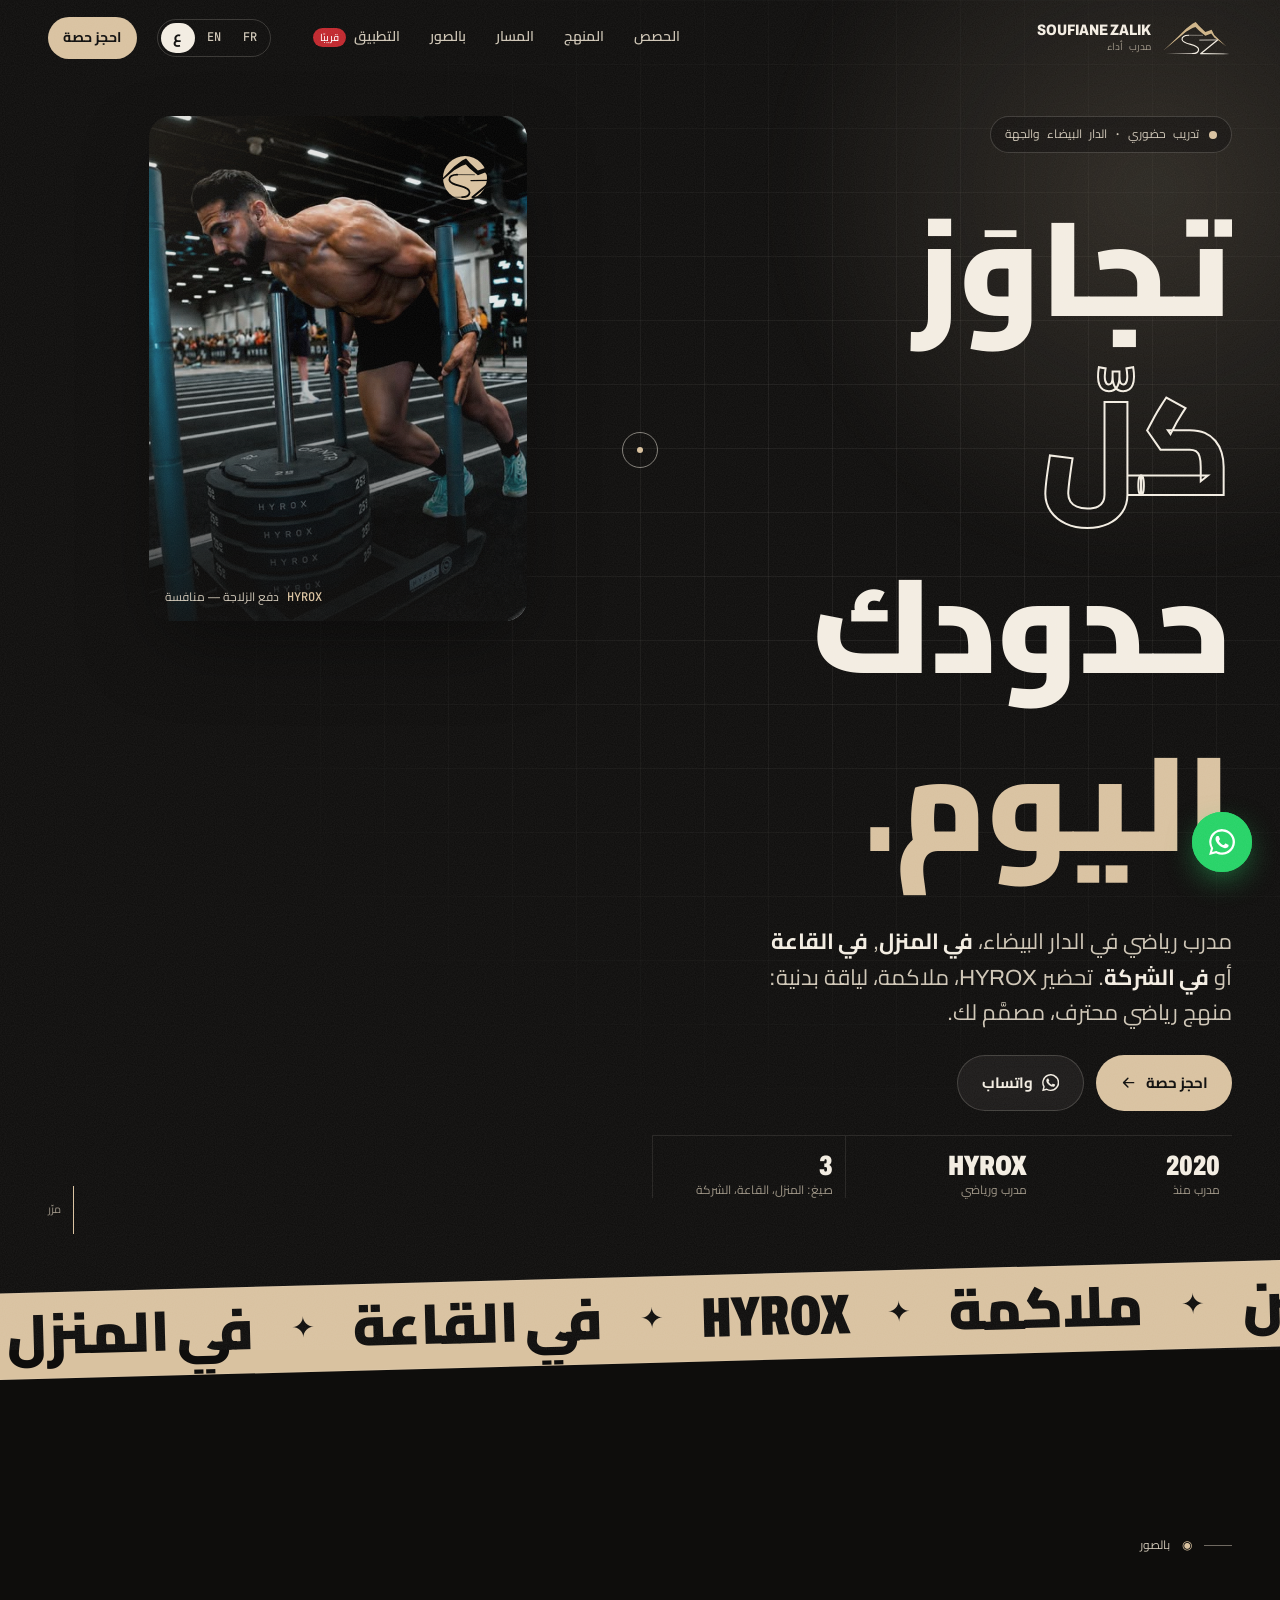
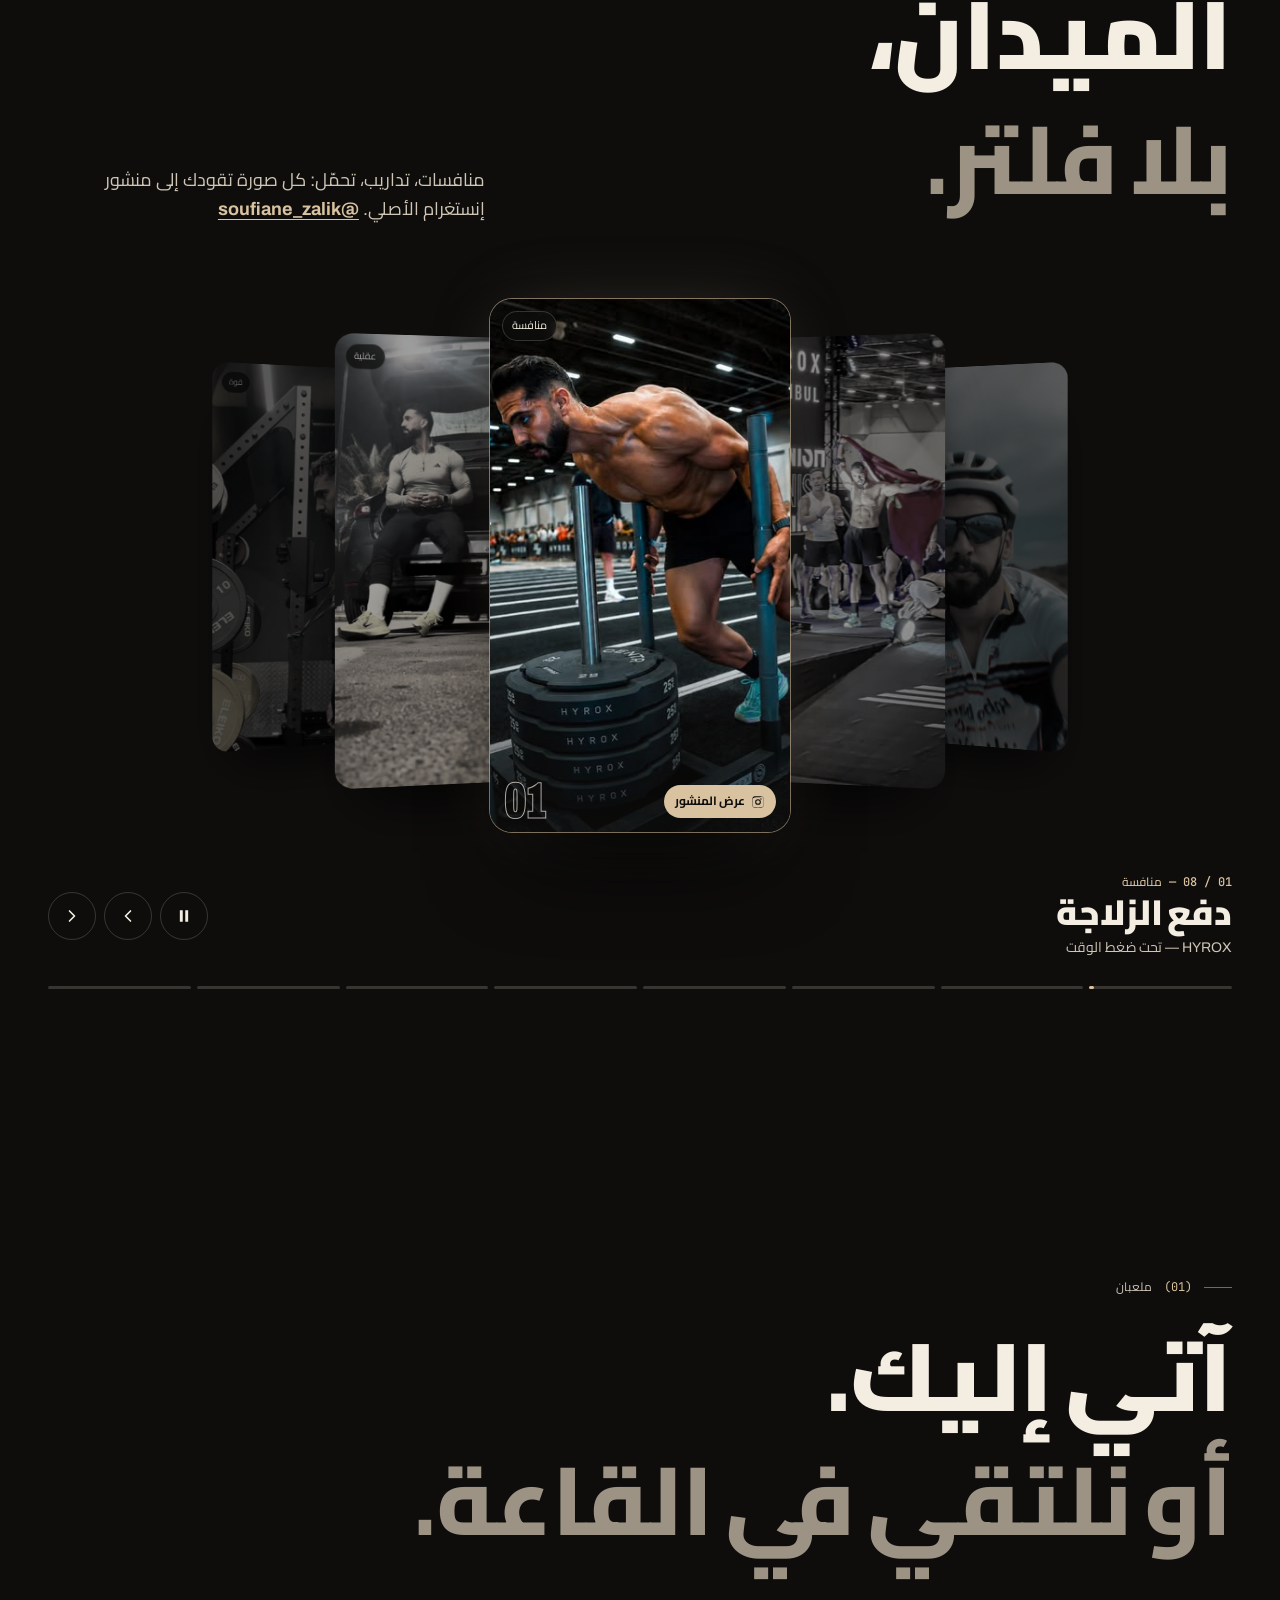
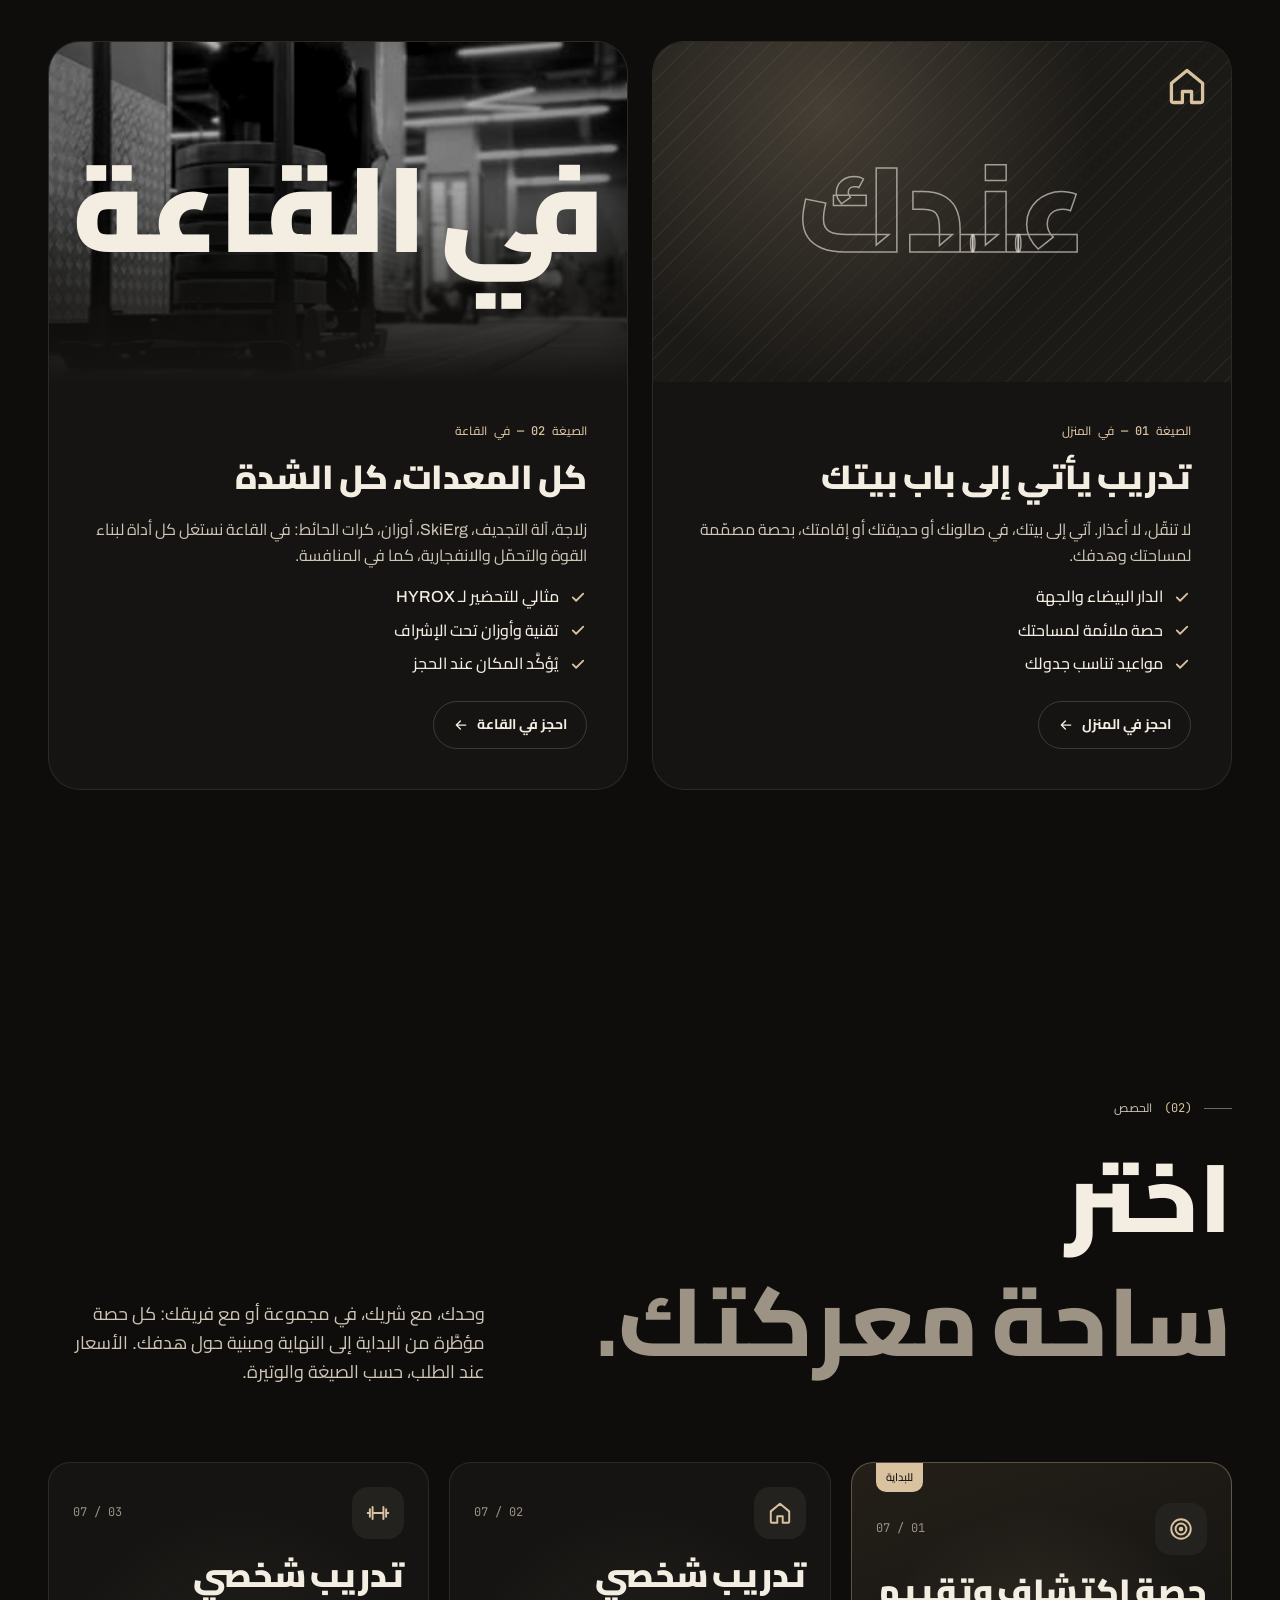
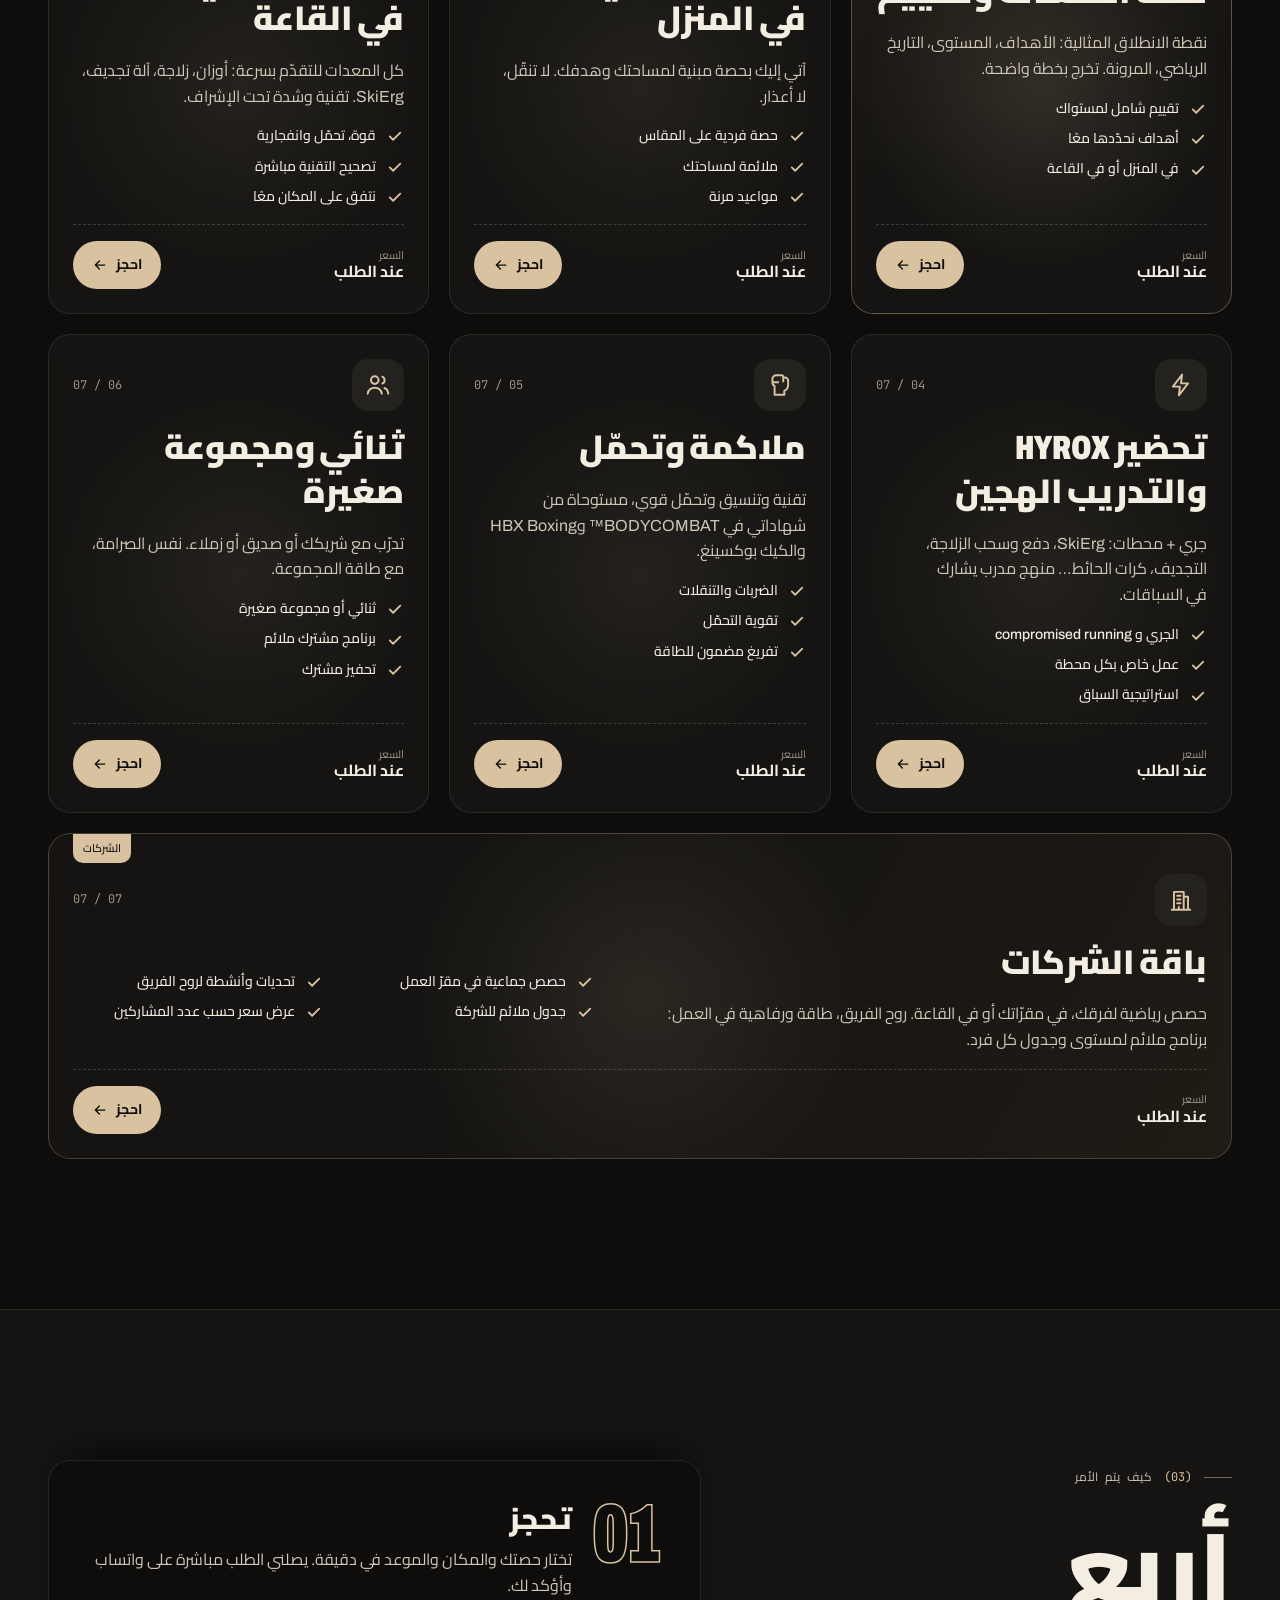
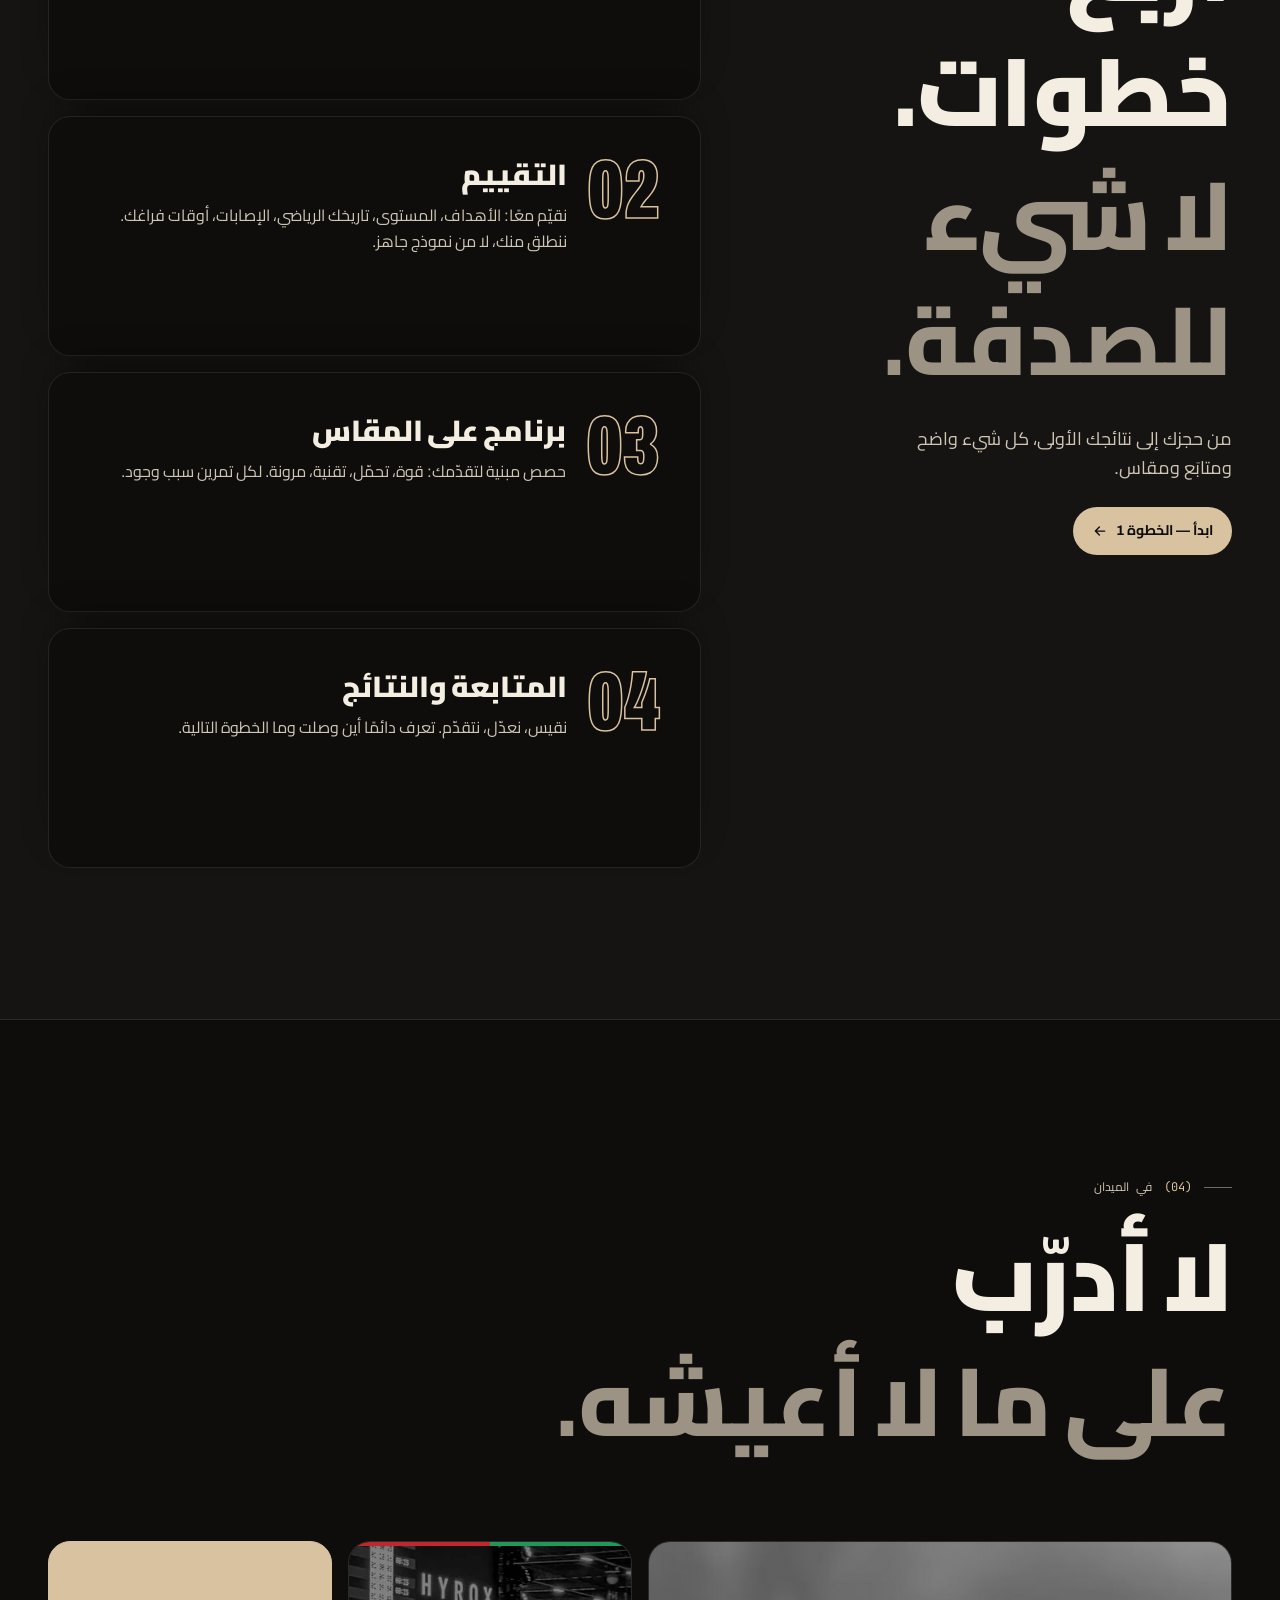
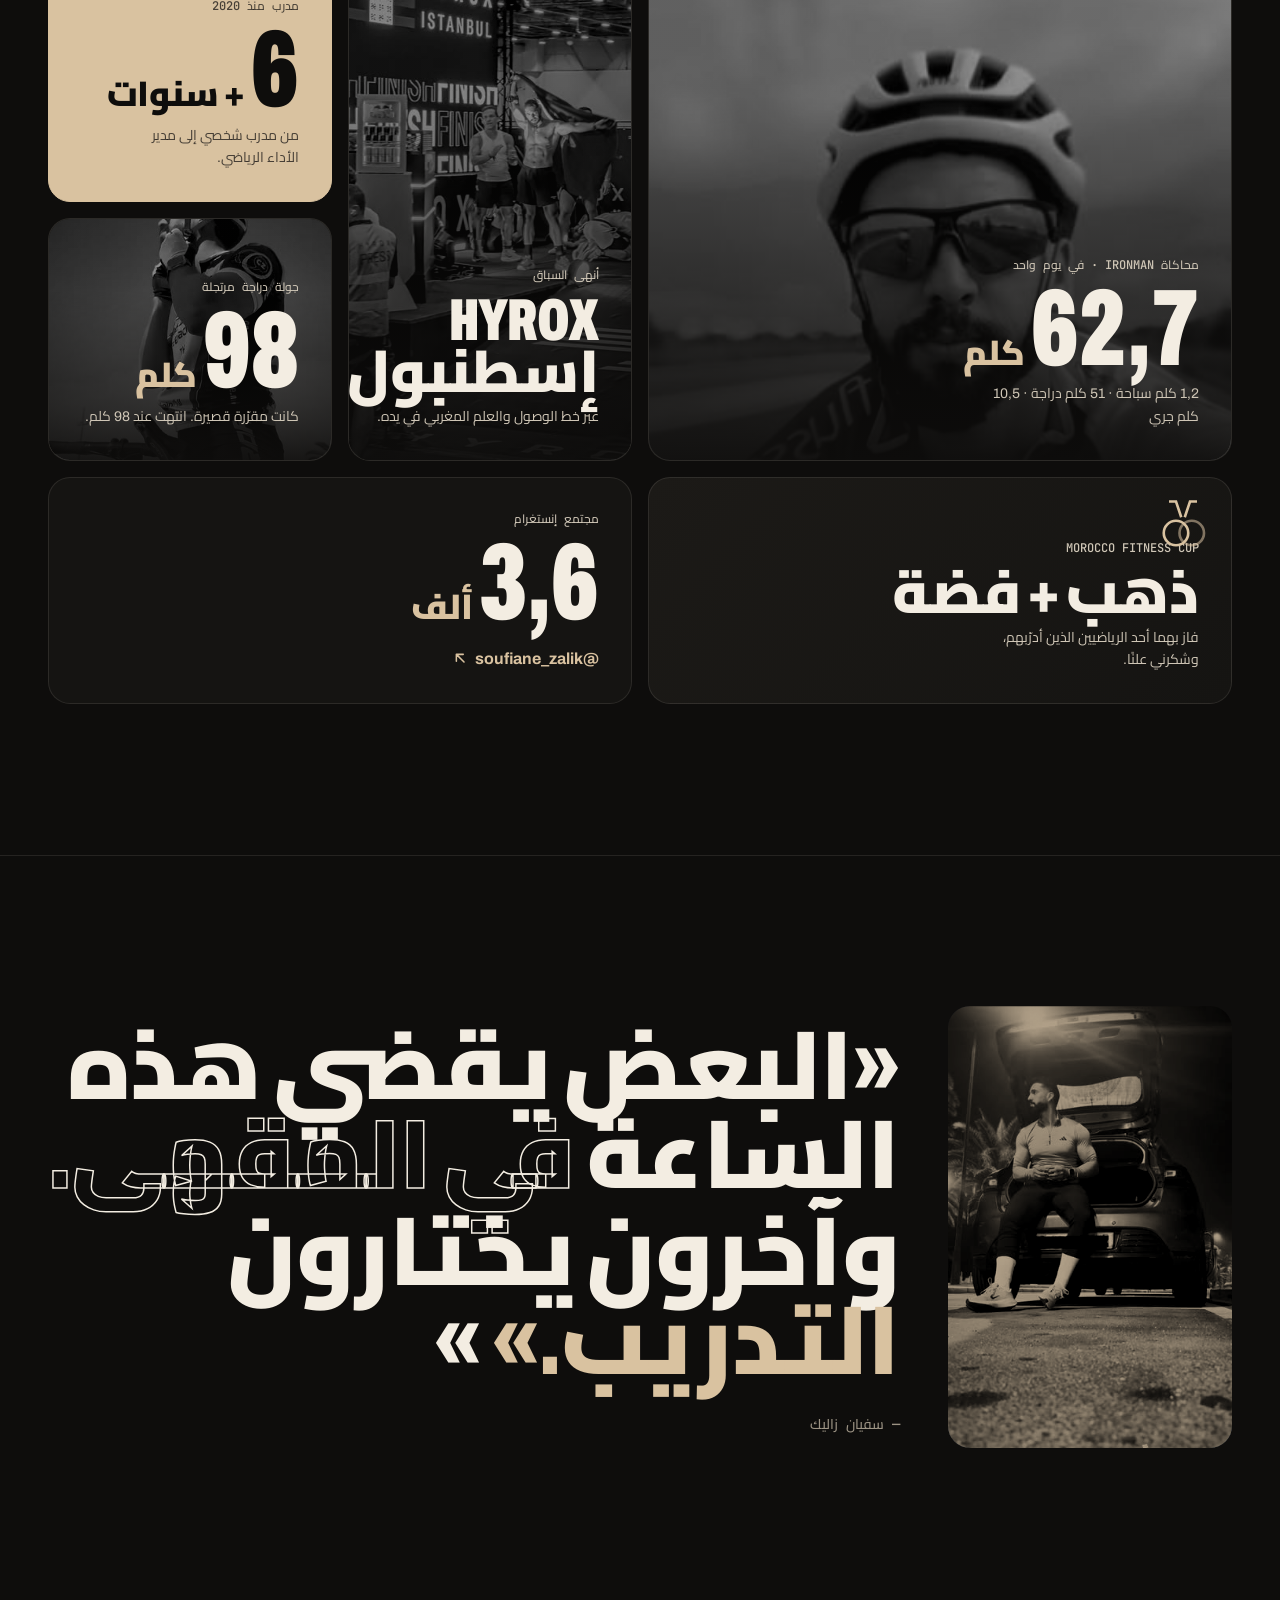
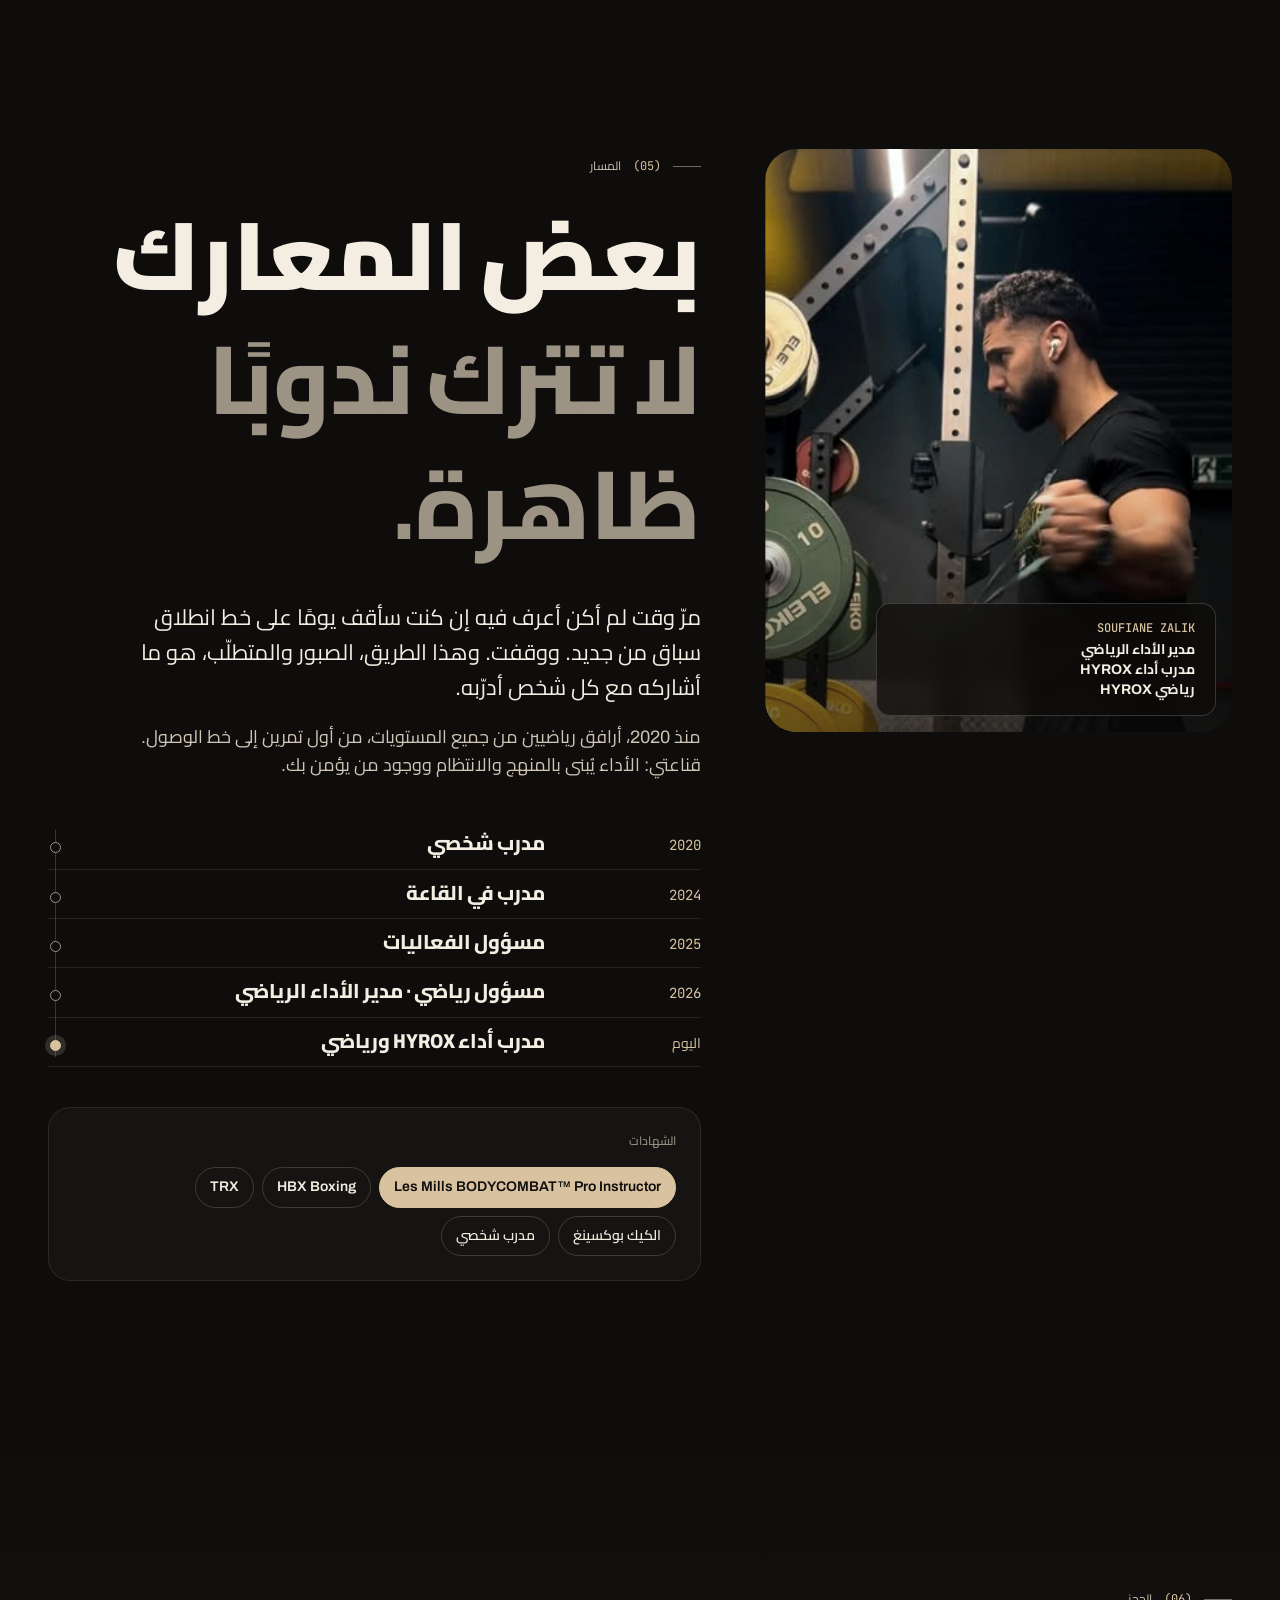
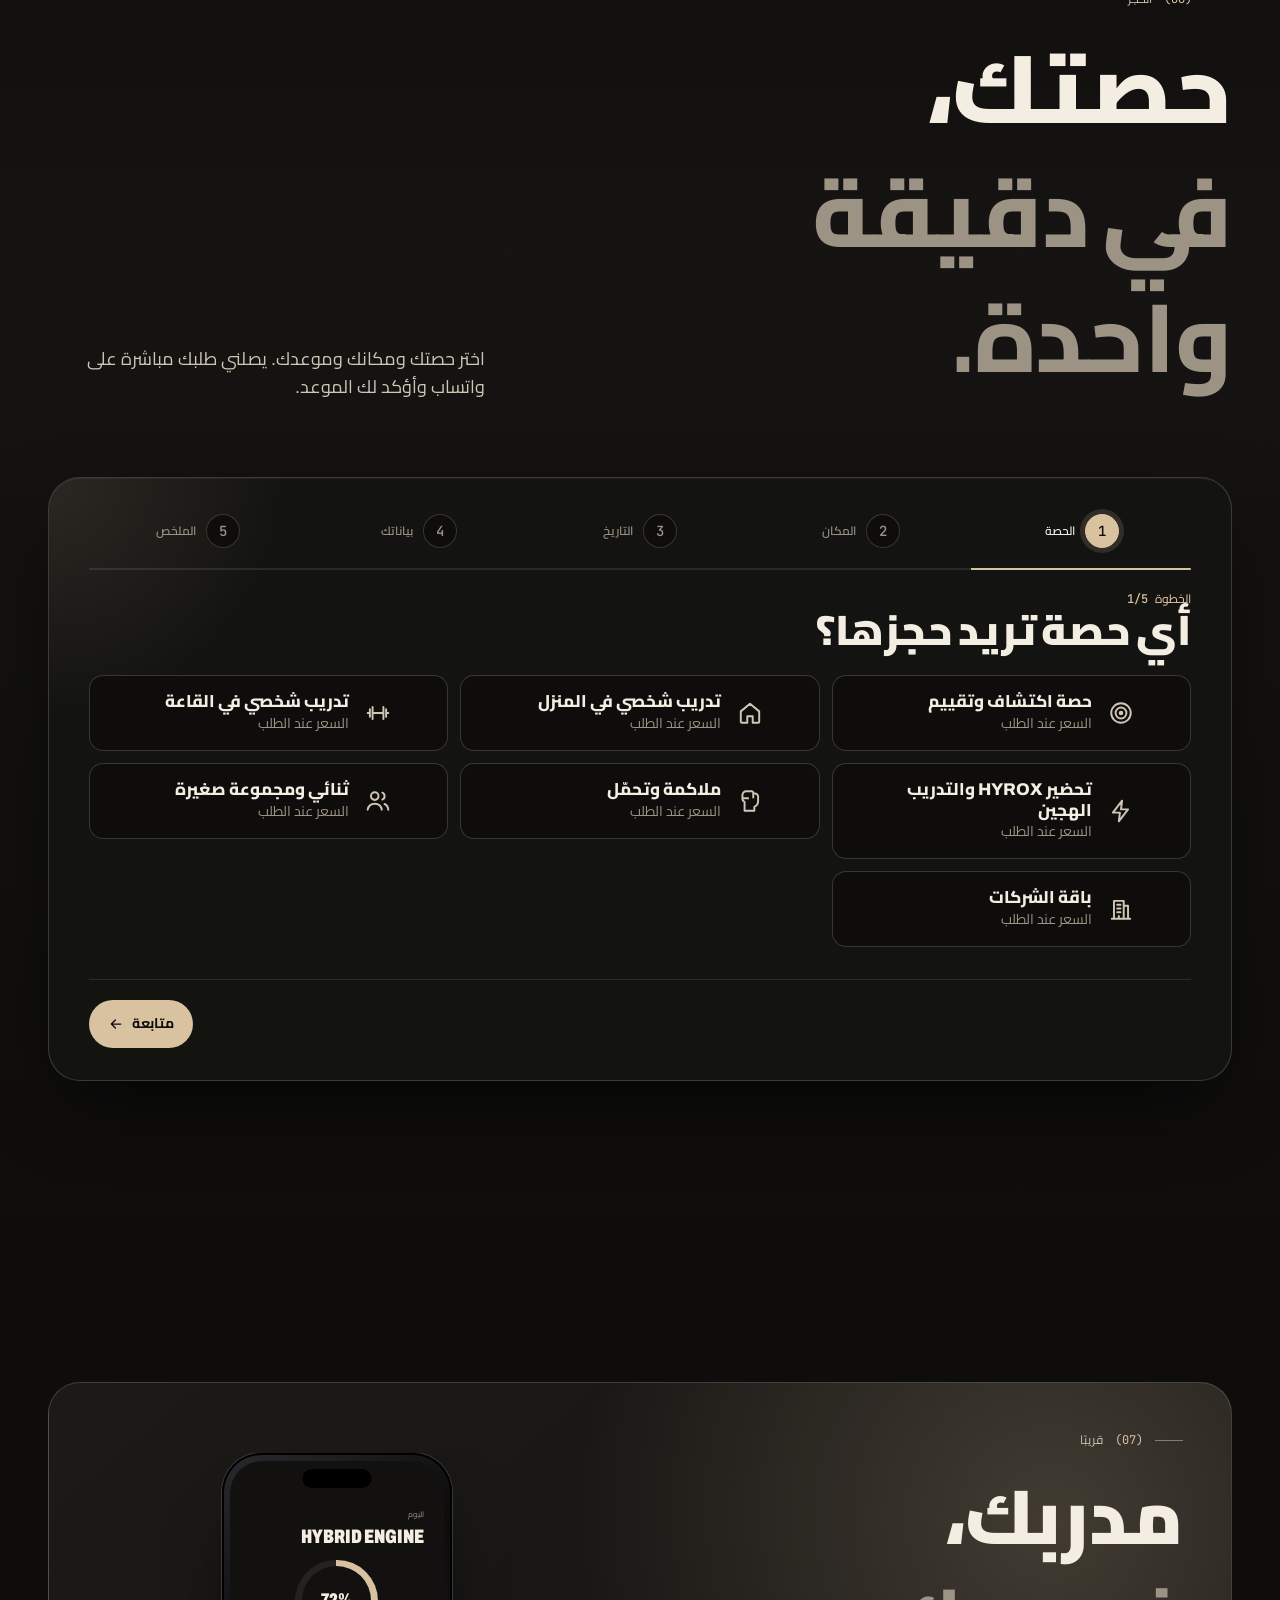
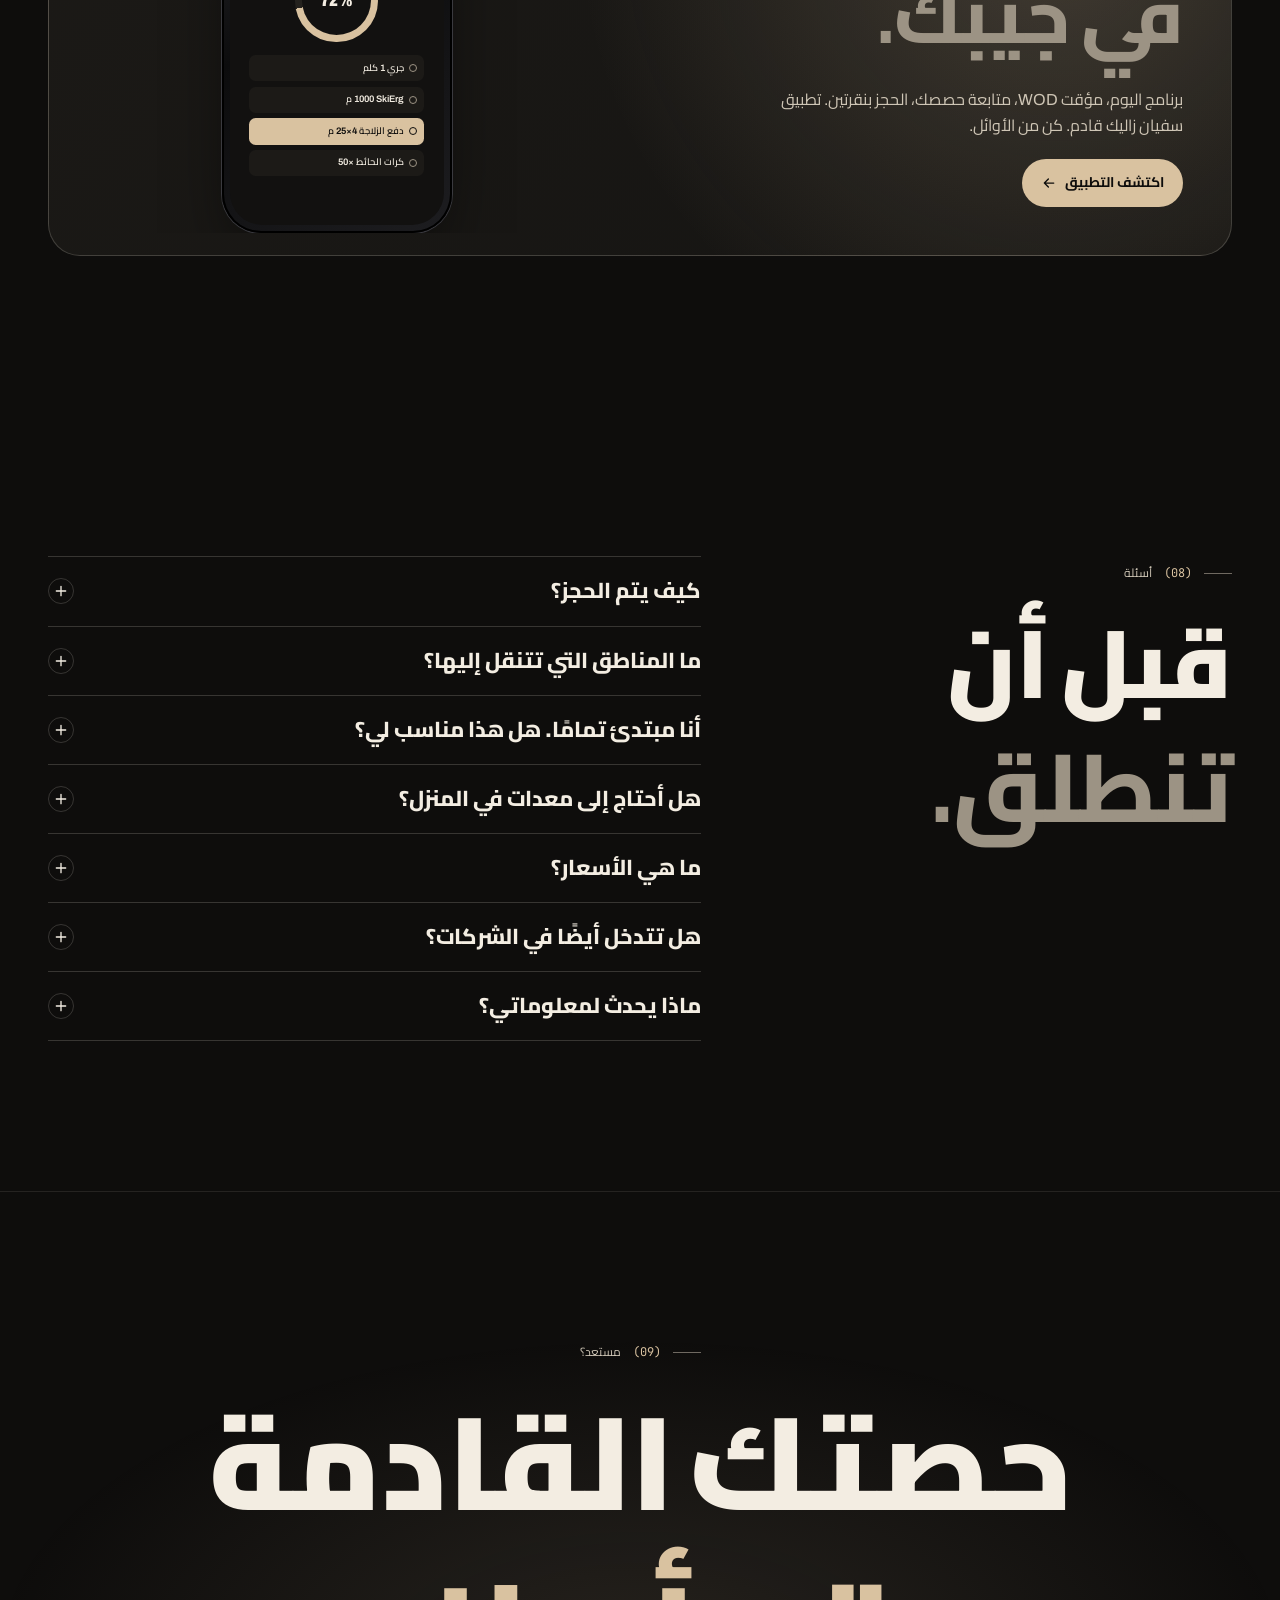
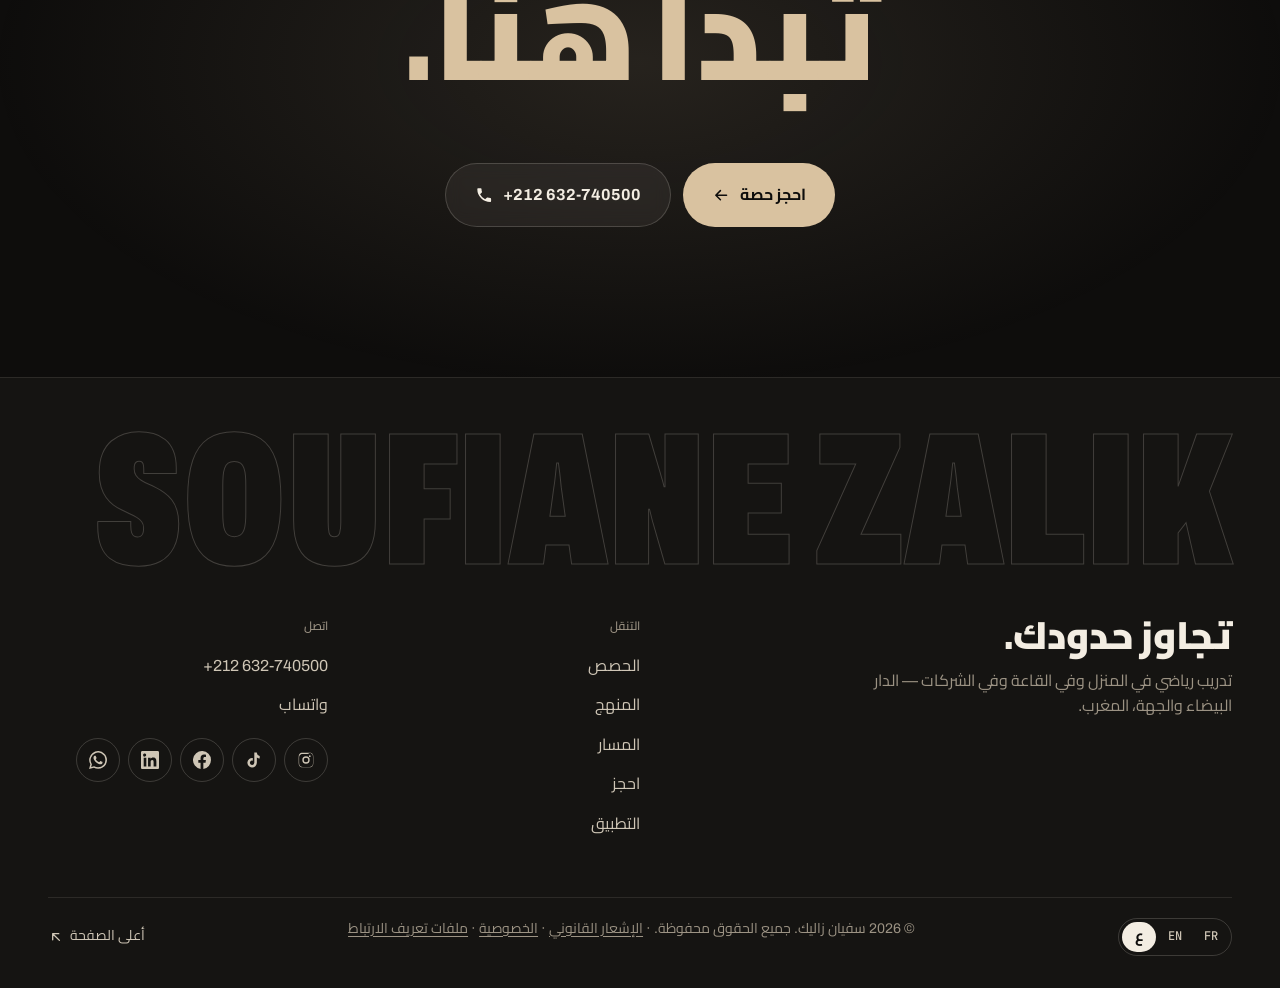
<file: ar/index.html>
<!doctype html>
<html lang="ar" data-root="../" dir="rtl">
<head>
  <meta charset="utf-8" />
  <meta http-equiv="Content-Security-Policy" content="default-src 'self'; script-src 'self' 'sha256-WZRJfWvsnNCPcxzZwvyhovnZGqhZaC+8gPGPRbx6wTk='; style-src 'self' 'unsafe-inline'; img-src 'self' data: blob: https://*.goatcounter.com; font-src 'self'; connect-src 'self' https://formspree.io; media-src 'self'; object-src 'none'; base-uri 'self'; form-action 'self'; upgrade-insecure-requests" />
  <meta name="referrer" content="strict-origin-when-cross-origin" />
  <meta name="viewport" content="width=device-width, initial-scale=1, viewport-fit=cover" />
  <title>مدرب رياضي في الدار البيضاء — في المنزل، في القاعة وفي الشركات | سفيان زاليك</title>
  <meta name="description" content="مدرب رياضي في الدار البيضاء: تدريب في المنزل أو في القاعة أو في الشركة مع سفيان زاليك، مدرب أداء HYROX. تحضير HYROX، ملاكمة، لياقة بدنية. احجز في دقيقة واحدة." />
  <link rel="canonical" href="https://obiodev.github.io/soufian/ar/" />
  <link rel="alternate" hreflang="fr" href="https://obiodev.github.io/soufian/" />
  <link rel="alternate" hreflang="en" href="https://obiodev.github.io/soufian/en/" />
  <link rel="alternate" hreflang="ar" href="https://obiodev.github.io/soufian/ar/" />
  <link rel="alternate" hreflang="x-default" href="https://obiodev.github.io/soufian/" />
  <meta name="author" content="Soufiane Zalik" />
  <meta name="robots" content="index, follow" />
  <meta property="og:type" content="website" />
  <meta property="og:locale" content="ar_MA" />
  <meta property="og:site_name" content="سفيان زاليك — تدريب رياضي" />
  <meta property="og:title" content="سفيان زاليك — تجاوز حدودك" />
  <meta property="og:description" content="تدريب رياضي في المنزل أو في القاعة أو في الشركة — الدار البيضاء والجهة. احجز حصتك في دقيقة واحدة." />
  <meta property="og:url" content="https://obiodev.github.io/soufian/ar/" />
  <meta property="og:image" content="https://obiodev.github.io/soufian/assets/photos/p02-aug06.jpg" />
  <meta property="og:image:alt" content="سفيان زاليك يدفع زلاجة في سباق HYROX" />
  <meta property="og:image:width" content="480" />
  <meta property="og:image:height" content="640" />
  <meta name="twitter:card" content="summary_large_image" />
  <meta name="theme-color" content="#0e0d0c" />
  <meta name="color-scheme" content="dark" />
  <link rel="icon" type="image/svg+xml" href="../assets/logo/sz-signature-favicon.svg" />
  <link rel="preload" href="../assets/fonts/archivo-normal-latin.woff2" as="font" type="font/woff2" crossorigin />
  <link rel="stylesheet" href="../assets/fonts/fonts.css" />
  <link rel="preload" as="image" href="../assets/photos/p02-aug06.jpg" fetchpriority="high" />
  <link rel="stylesheet" href="../styles.css?v=202611261615" />
  <script>document.documentElement.classList.add("js");</script>
  <script type="application/ld+json">
  {
    "@context": "https://schema.org",
    "@graph": [
      {
        "@type": "Person",
        "@id": "#soufiane",
        "name": "Soufiane Zalik",
        "jobTitle": "Sports Performance Manager · HYROX Performance Coach",
        "description": "Coach sportif depuis 2020, HYROX Performance Coach et athlète HYROX. Coaching personnel à domicile et en salle à Casablanca.",
        "image": "https://obiodev.github.io/soufian/assets/photos/p02-aug06.jpg",
        "url": "https://obiodev.github.io/soufian/",
        "telephone": "+212632740500",
        "knowsAbout": ["HYROX", "Entraînement hybride", "Coaching personnel", "Boxe", "Kick-boxing", "BODYCOMBAT", "TRX", "Endurance"],
        "hasCredential": [
          { "@type": "EducationalOccupationalCredential", "name": "Les Mills BODYCOMBAT™ Pro Instructor" },
          { "@type": "EducationalOccupationalCredential", "name": "HBX Boxing" },
          { "@type": "EducationalOccupationalCredential", "name": "TRX" },
          { "@type": "EducationalOccupationalCredential", "name": "Kick-boxing" },
          { "@type": "EducationalOccupationalCredential", "name": "Personal Trainer" }
        ],
        "address": { "@type": "PostalAddress", "addressLocality": "Casablanca", "addressCountry": "MA" },
        "sameAs": [
          "https://www.instagram.com/soufiane_zalik/",
          "https://www.facebook.com/soufiane.zalik/",
          "https://www.linkedin.com/in/soufiane-zalik-638149248",
          "https://www.tiktok.com/@soufiane_zalik"
        ]
      },
      {
        "@type": ["LocalBusiness", "SportsActivityLocation"],
        "name": "Soufiane Zalik — Coaching sportif",
        "description": "Coaching sportif à domicile, en salle et en entreprise à Casablanca : préparation HYROX & hybride, boxe & cardio, remise en forme, séance découverte.",
        "image": "https://obiodev.github.io/soufian/assets/photos/p02-aug06.jpg",
        "url": "https://obiodev.github.io/soufian/",
        "telephone": "+212632740500",
        "founder": { "@id": "#soufiane" },
        "address": { "@type": "PostalAddress", "addressLocality": "Casablanca", "addressRegion": "Casablanca-Settat", "addressCountry": "MA" },
        "areaServed": [
          { "@type": "City", "name": "Casablanca" },
          { "@type": "City", "name": "Mohammedia" },
          { "@type": "City", "name": "Bouskoura" },
          { "@type": "City", "name": "Dar Bouazza" },
          { "@type": "AdministrativeArea", "name": "Casablanca-Settat" }
        ],
        "sameAs": [
          "https://www.instagram.com/soufiane_zalik/",
          "https://www.facebook.com/soufiane.zalik/",
          "https://www.linkedin.com/in/soufiane-zalik-638149248",
          "https://www.tiktok.com/@soufiane_zalik"
        ],
        "hasOfferCatalog": {
          "@type": "OfferCatalog",
          "name": "Séances de coaching",
          "itemListElement": [
            { "@type": "Offer", "itemOffered": { "@type": "Service", "name": "Coaching personnel à domicile" } },
            { "@type": "Offer", "itemOffered": { "@type": "Service", "name": "Coaching personnel en salle" } },
            { "@type": "Offer", "itemOffered": { "@type": "Service", "name": "Préparation HYROX & hybride" } },
            { "@type": "Offer", "itemOffered": { "@type": "Service", "name": "Boxe & cardio" } },
            { "@type": "Offer", "itemOffered": { "@type": "Service", "name": "Coaching duo & petit groupe" } },
            { "@type": "Offer", "itemOffered": { "@type": "Service", "name": "Séance découverte & bilan" } },
            { "@type": "Offer", "itemOffered": { "@type": "Service", "name": "Formule entreprise — sport en entreprise" } }
          ]
        }
      }
    ]
  }
  </script>
</head>
<body class="page-home">
  <a class="skip" href="#main">انتقل إلى المحتوى</a>

  <!-- ============ SVG SPRITE ============ -->
  <svg width="0" height="0" style="position:absolute" aria-hidden="true" focusable="false">
    <symbol id="i-instagram" viewBox="0 0 24 24"><path fill="currentColor" d="M12 2.2c3.2 0 3.6 0 4.8.1 1.2.1 1.8.2 2.2.4.6.2 1 .5 1.4.9.4.4.7.8.9 1.4.2.4.4 1.1.4 2.2.1 1.3.1 1.6.1 4.8s0 3.6-.1 4.8c-.1 1.2-.2 1.8-.4 2.2-.2.6-.5 1-.9 1.4-.4.4-.8.7-1.4.9-.4.2-1.1.4-2.2.4-1.3.1-1.6.1-4.8.1s-3.6 0-4.8-.1c-1.2-.1-1.8-.2-2.2-.4-.6-.2-1-.5-1.4-.9-.4-.4-.7-.8-.9-1.4-.2-.4-.4-1.1-.4-2.2C2.2 15.6 2.2 15.2 2.2 12s0-3.6.1-4.8c.1-1.2.2-1.8.4-2.2.2-.6.5-1 .9-1.4.4-.4.8-.7 1.4-.9.4-.2 1.1-.4 2.2-.4C8.4 2.2 8.8 2.2 12 2.2zm0 1.8c-3.1 0-3.5 0-4.7.1-1.1.1-1.7.2-2.1.4-.5.2-.9.4-1.2.8-.4.4-.6.7-.8 1.2-.2.4-.3 1-.4 2.1C2.8 9.8 2.8 10.2 2.8 12s0 3.5.1 4.7c.1 1.1.2 1.7.4 2.100.2.5.4.9.8 1.2.4.4.7.6 1.2.8.4.2 1 .3 2.1.4 1.2.1 1.6.1 4.7.1s3.5 0 4.7-.1c1.1-.1 1.7-.2 2.1-.4.5-.2.9-.4 1.2-.8.4-.4.6-.7.8-1.2.2-.4.3-1 .4-2.1.1-1.2.1-1.6.1-4.7s0-3.5-.1-4.7c-.1-1.1-.2-1.7-.4-2.1-.2-.5-.4-.9-.8-1.2-.4-.4-.7-.6-1.2-.8-.4-.2-1-.3-2.1-.4C15.5 4 15.1 4 12 4zm0 3.1a4.900 4.900 0 1 1 0 9.8 4.900 4.900 0 0 1 0-9.8zm0 8a3.1 3.1 0 1 0 0-6.2 3.1 3.1 0 0 0 0 6.2zm6.2-8.2a1.1 1.1 0 1 1-2.3 0 1.1 1.1 0 0 1 2.3 0z"/></symbol>
    <symbol id="i-whatsapp" viewBox="0 0 24 24"><path fill="currentColor" d="M17.5 14.4c-.3-.1-1.8-.9-2-1-.3-.1-.5-.1-.7.1-.2.3-.8 1-.9 1.2-.2.2-.3.2-.6.1-.3-.1-1.300-.5-2.4-1.5-.9-.8-1.5-1.8-1.7-2.1-.2-.3 0-.5.1-.6l.4-.5c.1-.2.2-.3.3-.5.1-.2 0-.4 0-.5l-.9-2.2c-.2-.6-.5-.5-.7-.5h-.6c-.2 0-.5.1-.8.4-.3.3-1 1-1 2.5s1.1 2.9 1.2 3.1c.1.2 2.1 3.2 5.1 4.5.7.3 1.3.5 1.7.6.7.2 1.4.2 1.9.1.6-.1 1.8-.7 2-1.4.2-.7.2-1.3.2-1.4-.1-.2-.3-.3-.6-.4zM12 21.8c-1.8 0-3.5-.5-5-1.4l-.4-.2-3.7 1 1-3.6-.2-.4A9.8 9.8 0 1 1 12 21.8zm8.4-18.2A11.8 11.8 0 0 0 1.8 17.8L.1 24l6.4-1.7A11.8 11.8 0 0 0 24 12c0-3.2-1.2-6.1-3.6-8.4z"/></symbol>
    <symbol id="i-phone" viewBox="0 0 24 24"><path fill="currentColor" d="M6.6 10.8a15.1 15.1 0 0 0 6.6 6.6l2.2-2.2c.3-.3.7-.4 1-.2 1.1.4 2.3.6 3.6.6.6 0 1 .4 1 1V20c0 .6-.4 1-1 1A17 17 0 0 1 3 4c0-.6.4-1 1-1h3.5c.6 0 1 .4 1 1 0 1.3.2 2.5.6 3.6.1.3 0 .7-.2 1l-2.3 2.2z"/></symbol>
    <symbol id="i-tiktok" viewBox="0 0 24 24"><path fill="currentColor" d="M19.6 6.7a4.8 4.8 0 0 1-3.8-4.2V2h-3.4v13.7a2.9 2.9 0 1 1-2-2.8V9.4a6.3 6.3 0 1 0 5.4 6.3V8.8a8.2 8.2 0 0 0 3.8 1.2V6.7z"/></symbol>
    <symbol id="i-facebook" viewBox="0 0 24 24"><path fill="currentColor" d="M24 12a12 12 0 1 0-13.9 11.900v-8.400H7.1V12h3V9.4c0-3 1.8-4.700 4.5-4.700 1.3 0 2.7.2 2.7.2v3h-1.5c-1.5 0-2 .9-2 1.900V12h3.400l-.5 3.5h-2.900v8.400A12 12 0 0 0 24 12z"/></symbol>
    <symbol id="i-linkedin" viewBox="0 0 24 24"><path fill="currentColor" d="M20.4 20.5h-3.6v-5.6c0-1.3 0-3-1.8-3s-2.1 1.4-2.1 2.9v5.7H9.4V9h3.4v1.6c.5-.9 1.6-1.8 3.4-1.8 3.6 0 4.3 2.4 4.3 5.5v6.2zM5.3 7.4a2.1 2.1 0 1 1 0-4.1 2.1 2.1 0 0 1 0 4.1zM7.1 20.5H3.6V9h3.5v11.5zM22.2 0H1.8C.8 0 0 .8 0 1.7v20.6c0 .9.8 1.7 1.8 1.7h20.4c1 0 1.8-.8 1.8-1.7V1.7C24 .8 23.2 0 22.2 0z"/></symbol>
    <symbol id="i-arrow" viewBox="0 0 24 24"><path fill="none" stroke="currentColor" stroke-width="2" stroke-linecap="round" stroke-linejoin="round" d="M5 12h14M13 6l6 6-6 6"/></symbol>
    <symbol id="i-arrow-ne" viewBox="0 0 24 24"><path fill="none" stroke="currentColor" stroke-width="2" stroke-linecap="round" stroke-linejoin="round" d="M7 17 17 7M8 7h9v9"/></symbol>
    <symbol id="i-chev-l" viewBox="0 0 24 24"><path fill="none" stroke="currentColor" stroke-width="2" stroke-linecap="round" stroke-linejoin="round" d="m15 6-6 6 6 6"/></symbol>
    <symbol id="i-chev-r" viewBox="0 0 24 24"><path fill="none" stroke="currentColor" stroke-width="2" stroke-linecap="round" stroke-linejoin="round" d="m9 6 6 6-6 6"/></symbol>
    <symbol id="i-check" viewBox="0 0 24 24"><path fill="none" stroke="currentColor" stroke-width="2.4" stroke-linecap="round" stroke-linejoin="round" d="m5 12.5 4.5 4.5L19 7.5"/></symbol>
    <symbol id="i-home" viewBox="0 0 24 24"><path fill="none" stroke="currentColor" stroke-width="1.8" stroke-linejoin="round" d="M3.5 10.5 12 3.5l8.5 7V20a1 1 0 0 1-1 1h-5v-6h-5v6h-5a1 1 0 0 1-1-1z"/></symbol>
    <symbol id="i-building" viewBox="0 0 24 24"><path fill="none" stroke="currentColor" stroke-width="1.8" stroke-linecap="round" stroke-linejoin="round" d="M3.5 21h17M5.5 21V4.5h9V21M14.5 9h4v12M8.5 8h3M8.5 11.5h3M8.5 15h3M10 21v-2.5"/></symbol>
    <symbol id="i-dumbbell"viewBox="0 0 24 24"><path fill="none" stroke="currentColor" stroke-width="1.8" stroke-linecap="round" d="M2.5 12h2M19.5 12h2M7 12h10M4.5 8.5v7M7 6.5v11M17 6.5v11M19.5 8.5v7"/></symbol>
    <symbol id="i-bolt" viewBox="0 0 24 24"><path fill="none" stroke="currentColor" stroke-width="1.8" stroke-linejoin="round" d="M13 2.5 4.5 13.5H11L10 21.5l8.5-11H12z"/></symbol>
    <symbol id="i-glove" viewBox="0 0 24 24"><path fill="none" stroke="currentColor" stroke-width="1.8" stroke-linejoin="round" d="M7 21h9v-3.5c2-1 3.5-3 3.5-5.5V8a3 3 0 0 0-3-3h-1.5V4.5A1.5 1.5 0 0 0 13.5 3h-5A3.5 3.5 0 0 0 5 6.5V10a3 3 0 0 0 2 2.8V21zM15 5v4.5M5.2 9.5H11"/></symbol>
    <symbol id="i-users" viewBox="0 0 24 24"><path fill="none" stroke="currentColor" stroke-width="1.8" stroke-linecap="round" d="M9 11a3.5 3.5 0 1 0 0-7 3.5 3.5 0 0 0 0 7zM2.5 20c.6-3.4 3.200-5.500 6.5-5.500s5.9 2.100 6.5 5.500M16 4.3a3.5 3.5 0 0 1 0 6.400M18 14.800c1.900.7 3.200 2.500 3.500 5.200"/></symbol>
    <symbol id="i-target" viewBox="0 0 24 24"><g fill="none" stroke="currentColor" stroke-width="1.8"><circle cx="12" cy="12" r="9"/><circle cx="12" cy="12" r="5"/><circle cx="12" cy="12" r="1.2" fill="currentColor"/></g></symbol>
    <symbol id="i-calendar" viewBox="0 0 24 24"><g fill="none" stroke="currentColor" stroke-width="1.8" stroke-linecap="round"><rect x="3.5" y="5" width="17" height="15.5" rx="2"/><path d="M3.5 10h17M8 3v4M16 3v4"/></g></symbol>
    <symbol id="i-pin" viewBox="0 0 24 24"><path fill="none" stroke="currentColor" stroke-width="1.8" d="M12 21s-6.5-6.300-6.5-11.200a6.5 6.5 0 0 1 13 0C18.5 14.700 12 21 12 21z"/><circle cx="12" cy="9.800" r="2.300" fill="none" stroke="currentColor" stroke-width="1.8"/></symbol>
    <symbol id="i-pause" viewBox="0 0 24 24"><path fill="currentColor" d="M7 5h3.5v14H7zM13.5 5H17v14h-3.5z"/></symbol>
    <symbol id="i-play" viewBox="0 0 24 24"><path fill="currentColor" d="M8 5.5v13l10.5-6.5z"/></symbol>
    <symbol id="i-plus" viewBox="0 0 24 24"><path fill="none" stroke="currentColor" stroke-width="2" stroke-linecap="round" d="M12 5v14M5 12h14"/></symbol>
  </svg>

  <div class="cursor" aria-hidden="true"><span class="cursor__dot"></span><span class="cursor__ring"></span></div>
  <div class="progress" id="progress" aria-hidden="true"></div>

  <!-- ============ NAV ============ -->
  <header class="nav" id="nav">
    <div class="nav__inner">
      <a class="brand" href="index.html" aria-label="سفيان زاليك — الرئيسية">
        <span class="brand__mark" aria-hidden="true"><img src="../assets/logo/sz-signature.svg" alt="" width="71" height="38" /></span>
        <span class="brand__name">Soufiane Zalik<small>مدرب أداء</small></span>
      </a>
      <nav class="nav__menu" id="navMenu" aria-label="التنقل الرئيسي">
        <ul class="nav__links">
          <li><a href="#offres"><span class="nav__num">01</span>الحصص</a></li>
          <li><a href="#methode"><span class="nav__num">02</span>المنهج</a></li>
          <li><a href="#parcours"><span class="nav__num">03</span>المسار</a></li>
          <li><a href="#instagram"><span class="nav__num">04</span>بالصور</a></li>
          <li><a href="app.html"><span class="nav__num">05</span>التطبيق <span class="tag-soon">قريبًا</span></a></li>
        </ul>
        <div class="nav__menu-foot">
          <nav class="lang-switch lang-switch--menu" aria-label="اللغة"><a href="../index.html" hreflang="fr" lang="fr" title="Français">FR</a><a href="../en/index.html" hreflang="en" lang="en" title="English">EN</a><a href="../ar/index.html" hreflang="ar" lang="ar" title="العربية" aria-current="true">ع</a></nav>
          <a class="btn btn--volt btn--lg" href="#reserver">احجز حصة <svg class="ico" aria-hidden="true"><use href="#i-arrow"/></svg></a>
          <a class="nav__phone" href="tel:+212632740500"><svg class="ico" aria-hidden="true"><use href="#i-phone"/></svg>+212 632-740500</a>
          <div class="socials" data-socials></div>
        </div>
      </nav>
      <nav class="lang-switch lang-switch--bar" aria-label="اللغة"><a href="../index.html" hreflang="fr" lang="fr" title="Français">FR</a><a href="../en/index.html" hreflang="en" lang="en" title="English">EN</a><a href="../ar/index.html" hreflang="ar" lang="ar" title="العربية" aria-current="true">ع</a></nav>
      <a class="btn btn--volt nav__cta magnetic" href="#reserver">احجز<span class="hide-sm">&nbsp;حصة</span></a>
      <button class="burger" id="burger" type="button" aria-expanded="false" aria-controls="navMenu">
        <span class="sr-only">القائمة</span><span class="burger__l" aria-hidden="true"></span><span class="burger__l" aria-hidden="true"></span>
      </button>
    </div>
  </header>

  <main id="main">
    <!-- ============ HERO ============ -->
    <section class="hero" id="top" aria-labelledby="hero-title">
      <div class="hero__bg" aria-hidden="true">
        <span class="hero__grid"></span>
        <span class="hero__glow"></span>
      </div>
      <div class="wrap hero__inner">
        <div class="hero__meta" data-reveal>
          <span class="dot-live" aria-hidden="true"></span>
          <span>تدريب حضوري · الدار البيضاء والجهة</span>
        </div>

        <h1 class="hero__title" id="hero-title">
          <span class="line"><span>تجاوَز</span></span>
          <span class="line line--outline"><span>كلّ</span></span>
          <span class="line"><span>حدودك</span></span>
          <span class="line line--volt"><span>اليوم.</span></span>
        </h1>

        <figure class="hero__media" data-reveal="mask">
          <img src="../assets/photos/p02-aug06.jpg" width="480" height="640" alt="سفيان زاليك يدفع زلاجة ثقيلة خلال سباق HYROX" fetchpriority="high" decoding="async" />
          <figcaption class="hero__cap"><span class="mono">HYROX</span> دفع الزلاجة — منافسة</figcaption>
          <span class="hero__badge" aria-hidden="true">
            <svg viewBox="0 0 120 120" class="hero__badge-ring"><defs><path id="circ" d="M60,60 m-46,0 a46,46 0 1,1 92,0 a46,46 0 1,1 -92,0"/></defs><text><textPath href="#circ">HYROX PERFORMANCE COACH • SINCE 2020 • </textPath></text></svg>
            <span class="hero__badge-core"><img src="../assets/logo/sz-signature-mono.svg" alt="" width="36" height="19" /></span>
          </span>
        </figure>

        <div class="hero__side">
          <p class="hero__lead" data-reveal>مدرب رياضي في الدار البيضاء، <strong>في المنزل</strong>, <strong>في القاعة</strong> أو <strong>في الشركة</strong>. تحضير HYROX، ملاكمة، لياقة بدنية: منهج رياضي محترف، مصمَّم لك.</p>
          <div class="hero__ctas" data-reveal>
            <a class="btn btn--volt btn--lg magnetic" href="#reserver">احجز حصة <svg class="ico" aria-hidden="true"><use href="#i-arrow"/></svg></a>
            <a class="btn btn--ghost btn--lg" href="https://wa.me/212632740500" target="_blank" rel="noopener noreferrer"><svg class="ico" aria-hidden="true"><use href="#i-whatsapp"/></svg>واتساب</a>
          </div>
          <ul class="hero__facts" data-reveal>
            <li><b>2020</b><span>مدرب منذ</span></li>
            <li><b>HYROX</b><span>مدرب ورياضي</span></li>
            <li><b>3</b><span>صيغ: المنزل، القاعة، الشركة</span></li>
          </ul>
        </div>
      </div>
      <a class="hero__scroll" href="#lieux"><span class="sr-only">انزل إلى الصيغ</span><span class="hero__scroll-line" aria-hidden="true"></span><span aria-hidden="true">مرّر</span></a>
    </section>

    <!-- ============ MARQUEE ============ -->
    <div class="marquee" aria-hidden="true">
      <div class="marquee__track">
        <span>في المنزل</span><i>✦</i><span>في القاعة</span><i>✦</i><span>HYROX</span><i>✦</i><span>ملاكمة</span><i>✦</i><span>هجين</span><i>✦</i><span>الشركات</span><i>✦</i><span>الدار البيضاء</span><i>✦</i>
        <span>في المنزل</span><i>✦</i><span>في القاعة</span><i>✦</i><span>HYROX</span><i>✦</i><span>ملاكمة</span><i>✦</i><span>هجين</span><i>✦</i><span>الشركات</span><i>✦</i><span>الدار البيضاء</span><i>✦</i>
      </div>
    </div>

    <!-- ============ EN IMAGES (carousel) ============ -->
    <section class="section gallery" id="instagram" aria-labelledby="gallery-title">
      <div class="wrap">
        <header class="sec-head sec-head--split">
          <div>
            <p class="eyebrow" data-reveal><span>&#9673;</span> بالصور</p>
            <h2 class="display-2" id="gallery-title" data-reveal>الميدان،<br /><em>بلا فلتر.</em></h2>
          </div>
          <p class="sec-head__aside" data-reveal>منافسات، تداريب، تحمّل: كل صورة تقودك إلى منشور إنستغرام الأصلي. <a class="link-u" href="https://www.instagram.com/soufiane_zalik/" target="_blank" rel="noopener noreferrer">@soufiane_zalik</a></p>
        </header>
      </div>
      <div class="carousel" id="carousel" role="region" aria-roledescription="carrousel" aria-label="صور سفيان زاليك">
        <div class="carousel__stage" id="carStage" tabindex="0" aria-describedby="carHelp">
          <ul class="carousel__track" id="carTrack"></ul>
        </div>
        <p class="sr-only" id="carHelp">استعمل السهمين الأيمن والأيسر في لوحة المفاتيح لتغيير الصورة. زر الإدخال يفتح منشور إنستغرام.</p>
        <div class="wrap carousel__ui">
          <div class="carousel__caption" aria-live="polite" id="carCaption"></div>
          <div class="carousel__controls">
            <button type="button" class="round-btn" id="carPlay" aria-label="إيقاف التمرير التلقائي مؤقتًا"><svg aria-hidden="true"><use href="#i-pause"/></svg></button>
            <button type="button" class="round-btn" id="carPrev" aria-label="الصورة السابقة" aria-controls="carTrack"><svg aria-hidden="true"><use href="#i-chev-l"/></svg></button>
            <button type="button" class="round-btn" id="carNext" aria-label="الصورة التالية" aria-controls="carTrack"><svg aria-hidden="true"><use href="#i-chev-r"/></svg></button>
          </div>
          <div class="carousel__dots" id="carDots" role="group" aria-label="اختر صورة"></div>
        </div>
      </div>
    </section>

    <!-- ============ LIEUX ============ -->
    <section class="section lieux" id="lieux" aria-labelledby="lieux-title">
      <div class="wrap">
        <header class="sec-head">
          <p class="eyebrow" data-reveal><span>(01)</span> ملعبان</p>
          <h2 class="display-2" id="lieux-title" data-reveal>آتي إليك.<br /><em>أو نلتقي في القاعة.</em></h2>
        </header>

        <div class="lieux__grid">
          <article class="lieu lieu--home" data-reveal>
            <div class="lieu__art" aria-hidden="true">
              <span class="lieu__big">عندك</span>
              <svg class="lieu__icon"><use href="#i-home"/></svg>
            </div>
            <div class="lieu__body">
              <p class="mono lieu__k">الصيغة 01 — في المنزل</p>
              <h3 class="lieu__title">تدريب يأتي إلى باب بيتك</h3>
              <p>لا تنقّل، لا أعذار. آتي إلى بيتك، في صالونك أو حديقتك أو إقامتك، بحصة مصمّمة لمساحتك وهدفك.</p>
              <ul class="ticks">
                <li><svg class="ico" aria-hidden="true"><use href="#i-check"/></svg>الدار البيضاء والجهة</li>
                <li><svg class="ico" aria-hidden="true"><use href="#i-check"/></svg>حصة ملائمة لمساحتك</li>
                <li><svg class="ico" aria-hidden="true"><use href="#i-check"/></svg>مواعيد تناسب جدولك</li>
              </ul>
              <a class="btn btn--line" href="#reserver" data-book-lieu="domicile">احجز في المنزل <svg class="ico" aria-hidden="true"><use href="#i-arrow"/></svg></a>
            </div>
          </article>

          <article class="lieu lieu--gym" data-reveal>
            <div class="lieu__art" aria-hidden="true">
              <img src="../assets/photos/p06-nov04.jpg" width="360" height="640" alt="" loading="lazy" decoding="async" />
              <span class="lieu__big">في القاعة</span>
            </div>
            <div class="lieu__body">
              <p class="mono lieu__k">الصيغة 02 — في القاعة</p>
              <h3 class="lieu__title">كل المعدات، كل الشدة</h3>
              <p>زلاجة، آلة التجديف، SkiErg، أوزان، كرات الحائط: في القاعة نستغل كل أداة لبناء القوة والتحمّل والانفجارية، كما في المنافسة.</p>
              <ul class="ticks">
                <li><svg class="ico" aria-hidden="true"><use href="#i-check"/></svg>مثالي للتحضير لـ HYROX</li>
                <li><svg class="ico" aria-hidden="true"><use href="#i-check"/></svg>تقنية وأوزان تحت الإشراف</li>
                <li><svg class="ico" aria-hidden="true"><use href="#i-check"/></svg>يُؤكَّد المكان عند الحجز</li>
              </ul>
              <a class="btn btn--line" href="#reserver" data-book-lieu="salle">احجز في القاعة <svg class="ico" aria-hidden="true"><use href="#i-arrow"/></svg></a>
            </div>
          </article>
        </div>
      </div>
    </section>

    <!-- ============ OFFRES ============ -->
    <section class="section offres" id="offres" aria-labelledby="offres-title">
      <div class="wrap">
        <header class="sec-head sec-head--split">
          <div>
            <p class="eyebrow" data-reveal><span>(02)</span> الحصص</p>
            <h2 class="display-2" id="offres-title" data-reveal>اختر<br /><em>ساحة معركتك.</em></h2>
          </div>
          <p class="sec-head__aside" data-reveal>وحدك، مع شريك، في مجموعة أو مع فريقك: كل حصة مؤطَّرة من البداية إلى النهاية ومبنية حول هدفك. الأسعار عند الطلب، حسب الصيغة والوتيرة.</p>
        </header>
        <div class="offres__grid" id="offersGrid">
          <noscript><p>لعرض الحصص والحجز، فعّل JavaScript أو راسلني مباشرة على <a href="https://wa.me/212632740500">واتساب</a>.</p></noscript>
        </div>
      </div>
    </section>

    <!-- ============ METHODE ============ -->
    <section class="section methode" id="methode" aria-labelledby="methode-title">
      <div class="wrap methode__inner">
        <header class="methode__head">
          <p class="eyebrow" data-reveal><span>(03)</span> كيف يتم الأمر</p>
          <h2 class="display-2" id="methode-title" data-reveal>أربع خطوات.<br /><em>لا شيء للصدفة.</em></h2>
          <p class="methode__intro" data-reveal>من حجزك إلى نتائجك الأولى، كل شيء واضح ومتابَع ومقاس.</p>
          <a class="btn btn--volt magnetic" href="#reserver" data-reveal>ابدأ — الخطوة 1 <svg class="ico" aria-hidden="true"><use href="#i-arrow"/></svg></a>
        </header>
        <ol class="steps">
          <li class="step" data-reveal>
            <span class="step__n">01</span>
            <div><h3>تحجز</h3><p>تختار حصتك والمكان والموعد في دقيقة. يصلني الطلب مباشرة على واتساب وأؤكد لك.</p></div>
          </li>
          <li class="step" data-reveal>
            <span class="step__n">02</span>
            <div><h3>التقييم</h3><p>نقيّم معًا: الأهداف، المستوى، تاريخك الرياضي، الإصابات، أوقات فراغك. ننطلق منك، لا من نموذج جاهز.</p></div>
          </li>
          <li class="step" data-reveal>
            <span class="step__n">03</span>
            <div><h3>برنامج على المقاس</h3><p>حصص مبنية لتقدّمك: قوة، تحمّل، تقنية، مرونة. لكل تمرين سبب وجود.</p></div>
          </li>
          <li class="step" data-reveal>
            <span class="step__n">04</span>
            <div><h3>المتابعة والنتائج</h3><p>نقيس، نعدّل، نتقدّم. تعرف دائمًا أين وصلت وما الخطوة التالية.</p></div>
          </li>
        </ol>
      </div>
    </section>

    <!-- ============ PREUVES ============ -->
    <section class="section preuves" id="preuves" aria-labelledby="preuves-title">
      <div class="wrap">
        <header class="sec-head">
          <p class="eyebrow" data-reveal><span>(04)</span> في الميدان</p>
          <h2 class="display-2" id="preuves-title" data-reveal>لا أدرّب<br /><em>على ما لا أعيشه.</em></h2>
        </header>
        <div class="bento">
          <article class="cell cell--ironman" data-reveal>
            <img src="../assets/photos/p04-nov08.jpg" width="360" height="640" alt="صورة ذاتية لسفيان على دراجته، بخوذة ونظارات زرقاء، تحت سماء زرقاء" loading="lazy" decoding="async" />
            <div class="cell__body">
              <p class="mono">محاكاة Ironman · في يوم واحد</p>
              <p class="num"><span data-count="62.7" data-decimals="1">62,7</span><small>كلم</small></p>
              <p class="cell__sub">1,2 كلم سباحة · 51 كلم دراجة · 10,5 كلم جري</p>
            </div>
          </article>
          <article class="cell cell--hyrox" data-reveal>
            <img src="../assets/photos/p01-aug22.jpg" width="360" height="640" alt="سفيان يرفع العلم المغربي على منصة الوصول في HYROX إسطنبول" loading="lazy" decoding="async" />
            <div class="cell__body">
              <p class="mono">أنهى السباق</p>
              <p class="cell__title">HYROX<br />إسطنبول</p>
              <p class="cell__sub">عبر خط الوصول والعلم المغربي في يده.</p>
            </div>
          </article>
          <article class="cell cell--years" data-reveal>
            <p class="mono">مدرب منذ 2020</p>
            <p class="num"><span data-count="6">6</span><small>+ سنوات</small></p>
            <p class="cell__sub">من مدرب شخصي إلى مدير الأداء الرياضي.</p>
          </article>
          <article class="cell cell--bike" data-reveal>
            <img src="../assets/photos/p07-nov01.jpg" width="360" height="640" alt="سفيان يضبط خوذته بجانب دراجته، وأشجار النخيل في الخلفية" loading="lazy" decoding="async" />
            <div class="cell__body">
              <p class="mono">جولة دراجة مرتجلة</p>
              <p class="num"><span data-count="98">98</span><small>كلم</small></p>
              <p class="cell__sub">كانت مقرّرة قصيرة. انتهت عند 98 كلم.</p>
            </div>
          </article>
          <article class="cell cell--cup" data-reveal>
            <svg class="cell__medal" viewBox="0 0 64 64" aria-hidden="true"><circle cx="24" cy="40" r="14" fill="none" stroke="currentColor" stroke-width="3"/><circle cx="42" cy="40" r="14" fill="none" stroke="currentColor" stroke-width="3" opacity=".55"/><path d="M16 4h8l6 18M48 4h-8l-6 18" fill="none" stroke="currentColor" stroke-width="3"/></svg>
            <p class="mono">Morocco Fitness Cup</p>
            <p class="cell__title">ذهب + فضة</p>
            <p class="cell__sub">فاز بهما أحد الرياضيين الذين أدرّبهم، وشكرني علنًا.</p>
          </article>
          <article class="cell cell--ig" data-reveal>
            <p class="mono">مجتمع إنستغرام</p>
            <p class="num"><span data-count="3.6" data-decimals="1">3,6</span><small>ألف</small></p>
            <a class="cell__link" href="https://www.instagram.com/soufiane_zalik/" target="_blank" rel="noopener noreferrer">@soufiane_zalik <svg class="ico" aria-hidden="true"><use href="#i-arrow-ne"/></svg></a>
          </article>
        </div>
      </div>
    </section>

    <!-- ============ MANIFESTO ============ -->
    <section class="manifesto" aria-label="اقتباس">
      <div class="wrap manifesto__inner">
        <figure class="manifesto__media" data-reveal="mask">
          <img src="../assets/photos/p05-nov05.jpg" width="360" height="640" alt="سفيان جالس في صندوق سيارته المفتوح ليلًا" loading="lazy" decoding="async" />
        </figure>
        <blockquote class="manifesto__quote">
          <p data-reveal>«البعض يقضي هذه الساعة <span class="u-outline">في المقهى.</span></p>
          <p data-reveal>وآخرون يختارون <span class="u-volt">التدريب.»</span>&nbsp;»</p>
          <footer class="mono" data-reveal>— سفيان زاليك</footer>
        </blockquote>
      </div>
    </section>

    <!-- ============ PARCOURS ============ -->
    <section class="section parcours" id="parcours" aria-labelledby="parcours-title">
      <div class="wrap parcours__inner">
        <div class="parcours__visual">
          <figure class="parcours__portrait" data-reveal="mask">
            <img src="../assets/photos/p08-oct12.jpg" width="360" height="640" alt="صورة لسفيان زاليك يتدرّب أمام رف الأثقال بقميص أسود" loading="lazy" decoding="async" />
          </figure>
          <div class="parcours__id" data-reveal>
            <p class="mono">Soufiane Zalik</p>
            <p>مدير الأداء الرياضي<br />مدرب أداء HYROX<br />رياضي HYROX</p>
          </div>
        </div>

        <div class="parcours__content">
          <p class="eyebrow" data-reveal><span>(05)</span> المسار</p>
          <h2 class="display-2" id="parcours-title" data-reveal>بعض المعارك<br /><em>لا تترك ندوبًا ظاهرة.</em></h2>
          <div class="parcours__story" data-reveal>
            <p>مرّ وقت لم أكن أعرف فيه إن كنت سأقف يومًا على خط انطلاق سباق من جديد. ووقفت. وهذا الطريق، الصبور والمتطلّب، هو ما أشاركه مع كل شخص أدرّبه.</p>
            <p>منذ 2020، أرافق رياضيين من جميع المستويات، من أول تمرين إلى خط الوصول. قناعتي: الأداء يُبنى بالمنهج والانتظام ووجود من يؤمن بك.</p>
          </div>

          <ol class="timeline" aria-label="التسلسل الزمني">
            <li data-reveal><span class="timeline__y">2020</span><span class="timeline__t">مدرب شخصي</span></li>
            <li data-reveal><span class="timeline__y">2024</span><span class="timeline__t">مدرب في القاعة</span></li>
            <li data-reveal><span class="timeline__y">2025</span><span class="timeline__t">مسؤول الفعاليات</span></li>
            <li data-reveal><span class="timeline__y">2026</span><span class="timeline__t">مسؤول رياضي · مدير الأداء الرياضي</span></li>
            <li data-reveal class="is-now"><span class="timeline__y">اليوم</span><span class="timeline__t">مدرب أداء HYROX ورياضي</span></li>
          </ol>

          <div class="certs" data-reveal>
            <p class="mono certs__k">الشهادات</p>
            <ul class="certs__list">
              <li>Les Mills BODYCOMBAT™ Pro Instructor</li>
              <li>HBX Boxing</li>
              <li>TRX</li>
              <li>الكيك بوكسينغ</li>
              <li>مدرب شخصي</li>
            </ul>
          </div>
        </div>
      </div>
    </section>

    <!-- ============ RESERVATION ============ -->
    <section class="section booking" id="reserver" aria-labelledby="booking-title">
      <div class="wrap">
        <header class="sec-head sec-head--split">
          <div>
            <p class="eyebrow" data-reveal><span>(06)</span> الحجز</p>
            <h2 class="display-2" id="booking-title" data-reveal>حصتك،<br /><em>في دقيقة واحدة.</em></h2>
          </div>
          <p class="sec-head__aside" data-reveal>اختر حصتك ومكانك وموعدك. يصلني طلبك مباشرة على واتساب وأؤكد لك الموعد.</p>
        </header>

        <div class="wizard" id="wizard" data-reveal>
          <ol class="wizard__progress" id="wzProgress" aria-label="خطوات الحجز">
            <li data-step="1"><button type="button" class="wz-dot"><span class="wz-dot__n">1</span><span class="wz-dot__l">الحصة</span></button></li>
            <li data-step="2"><button type="button" class="wz-dot"><span class="wz-dot__n">2</span><span class="wz-dot__l">المكان</span></button></li>
            <li data-step="3"><button type="button" class="wz-dot"><span class="wz-dot__n">3</span><span class="wz-dot__l">التاريخ</span></button></li>
            <li data-step="4"><button type="button" class="wz-dot"><span class="wz-dot__n">4</span><span class="wz-dot__l">بياناتك</span></button></li>
            <li data-step="5"><button type="button" class="wz-dot"><span class="wz-dot__n">5</span><span class="wz-dot__l">الملخص</span></button></li>
          </ol>
          <div class="wizard__bar" aria-hidden="true"><span id="wzBar"></span></div>

          <form class="wizard__form" id="wzForm" novalidate>
            <!-- STEP 1 -->
            <fieldset class="wz-step" data-step="1">
              <legend class="wz-step__title" tabindex="-1"><span class="mono">الخطوة 1/5</span>أي حصة تريد حجزها؟</legend>
              <div class="choice-grid" id="wzTypes"></div>
              <p class="wz-error" id="err-type" role="alert"></p>
            </fieldset>

            <!-- STEP 2 -->
            <fieldset class="wz-step" data-step="2" hidden>
              <legend class="wz-step__title" tabindex="-1"><span class="mono">الخطوة 2/5</span>أين ستجري الحصة؟</legend>
              <div class="choice-grid">
                <label class="choice choice--lg">
                  <input type="radio" name="lieu" value="domicile" />
                  <span class="choice__box">
                    <svg class="choice__ico" aria-hidden="true"><use href="#i-home"/></svg>
                    <span class="choice__t">في المنزل</span>
                    <span class="choice__d">آتي إلى بيتك.</span>
                    <span class="choice__tick" aria-hidden="true"><svg><use href="#i-check"/></svg></span>
                  </span>
                </label>
                <label class="choice choice--lg">
                  <input type="radio" name="lieu" value="salle" />
                  <span class="choice__box">
                    <svg class="choice__ico" aria-hidden="true"><use href="#i-dumbbell"/></svg>
                    <span class="choice__t">في القاعة</span>
                    <span class="choice__d">معدات كاملة، ونتفق على المكان معًا.</span>
                    <span class="choice__tick" aria-hidden="true"><svg><use href="#i-check"/></svg></span>
                  </span>
                </label>
                <label class="choice choice--lg">
                  <input type="radio" name="lieu" value="entreprise" />
                  <span class="choice__box">
                    <svg class="choice__ico" aria-hidden="true"><use href="#i-building"/></svg>
                    <span class="choice__t">في الشركة</span>
                    <span class="choice__d">حصص لفرقك، في مقرّ العمل.</span>
                    <span class="choice__tick" aria-hidden="true"><svg><use href="#i-check"/></svg></span>
                  </span>
                </label>
              </div>
              <p class="wz-error" id="err-lieu" role="alert"></p>

              <div class="wz-sub" id="wzHome" hidden>
                <div class="field">
                  <label for="f-ville">المدينة <span aria-hidden="true">*</span></label>
                  <select id="f-ville" name="ville" aria-describedby="err-ville"></select>
                  <p class="wz-error" id="err-ville" role="alert"></p>
                </div>
                <div class="field">
                  <label for="f-quartier">الحي <span aria-hidden="true">*</span></label>
                  <input id="f-quartier" name="quartier" type="text" autocomplete="address-level3" placeholder="مثال: المعاريف، أنفا، عين الذئاب…" aria-describedby="err-quartier" maxlength="80" />
                  <p class="wz-error" id="err-quartier" role="alert"></p>
                </div>
              </div>
              <div class="wz-sub" id="wzGym" hidden>
                <div class="field field--full">
                  <label for="f-salle">قاعتك (اختياري)</label>
                  <input id="f-salle" name="salle" type="text" placeholder="إن كانت لديك قاعة، اذكرها. وإلا نتحدث في الأمر معًا." maxlength="100" />
                </div>
              </div>
              <div class="wz-sub" id="wzCompany" hidden>
                <div class="field field--full">
                  <label for="f-societe">الشركة <span aria-hidden="true">*</span></label>
                  <input id="f-societe" name="societe" type="text" autocomplete="organization" placeholder="اسم الشركة" aria-describedby="err-societe" maxlength="100" />
                  <p class="wz-error" id="err-societe" role="alert"></p>
                </div>
                <div class="field">
                  <label for="f-effectif">عدد المشاركين</label>
                  <input id="f-effectif" name="effectif" type="number" min="1" inputmode="numeric" placeholder="مثال: 12" />
                </div>
                <div class="field">
                  <label for="f-ville-ent">المدينة</label>
                  <input id="f-ville-ent" name="villeEnt" type="text" autocomplete="address-level2" placeholder="مثال: الدار البيضاء" maxlength="60" />
                </div>
              </div>
            </fieldset>

            <!-- STEP 3 -->
            <fieldset class="wz-step" data-step="3" hidden>
              <legend class="wz-step__title" tabindex="-1"><span class="mono">الخطوة 3/5</span>اختر التاريخ والساعة</legend>
              <div class="cal">
                <div class="cal__head">
                  <p class="cal__month" id="calMonth" aria-live="polite"></p>
                  <div class="cal__legend" aria-hidden="true"><span class="lg lg--on"></span>متاح <span class="lg lg--off"></span>ممتلئ / مغلق</div>
                </div>
                <div class="cal__dow" aria-hidden="true"><span>إثن</span><span>ثلا</span><span>أرب</span><span>خمي</span><span>جمع</span><span>سبت</span><span>أحد</span></div>
                <div class="cal__grid" id="calGrid" role="group" aria-label="الأيام المتاحة"></div>
              </div>
              <p class="wz-error" id="err-date" role="alert"></p>
              <div class="slots" id="slotsWrap" hidden>
                <p class="slots__title" id="slotsTitle"></p>
                <div class="slots__grid" id="slotsGrid" role="group" aria-labelledby="slotsTitle"></div>
              </div>
              <p class="wz-error" id="err-time" role="alert"></p>
            </fieldset>

            <!-- STEP 4 -->
            <fieldset class="wz-step" data-step="4" hidden>
              <legend class="wz-step__title" tabindex="-1"><span class="mono">الخطوة 4/5</span>بياناتك</legend>
              <div class="fields">
                <div class="field">
                  <label for="f-nom">الاسم الكامل <span aria-hidden="true">*</span></label>
                  <input id="f-nom" name="nom" type="text" autocomplete="name" required aria-required="true" aria-describedby="err-nom" maxlength="80" />
                  <p class="wz-error" id="err-nom" role="alert"></p>
                </div>
                <div class="field">
                  <label for="f-tel">الهاتف / واتساب <span aria-hidden="true">*</span></label>
                  <input id="f-tel" name="tel" type="tel" inputmode="tel" autocomplete="tel" placeholder="06 XX XX XX XX" required aria-required="true" aria-describedby="err-tel" maxlength="25" />
                  <p class="wz-error" id="err-tel" role="alert"></p>
                </div>
                <div class="field">
                  <label for="f-obj">الهدف الرئيسي</label>
                  <select id="f-obj" name="objectif"></select>
                </div>
                <div class="field">
                  <span class="field__label" id="lvl-label">المستوى</span>
                  <div class="chips" role="radiogroup" aria-labelledby="lvl-label" id="lvlChips"></div>
                </div>
                <div class="field field--full">
                  <label for="f-msg">رسالة (اختياري)</label>
                  <textarea id="f-msg" name="message" rows="3" placeholder="إصابة، قيود في الوقت، سؤال… أخبرني بكل شيء." maxlength="1000"></textarea>
                </div>
              </div>
            </fieldset>

            <!-- STEP 5 -->
            <fieldset class="wz-step" data-step="5" hidden>
              <legend class="wz-step__title" tabindex="-1"><span class="mono">الخطوة 5/5</span>راجع طلبك</legend>
              <dl class="recap" id="recap"></dl>
              <p class="recap__note">عند التأكيد، يُفتح واتساب برسالتك المعبّأة مسبقًا. لا يبقى لك سوى الضغط على <b>إرسال</b>. تُؤكَّد حصتك فور ردّي.</p>
              <p class="recap__privacy">تُستعمل معلوماتك فقط لتنظيم حصتك. لا يحفظها الموقع: تُرسل عبر واتساب عندما ترسل الرسالة. <a class="link-u" href="mentions-legales.html#confidentialite">اعرف المزيد</a></p>
            </fieldset>

            <!-- DONE -->
            <div class="wz-done" id="wzDone" hidden tabindex="-1">
              <span class="wz-done__ico" aria-hidden="true"><svg><use href="#i-check"/></svg></span>
              <h3>الطلب جاهز!</h3>
              <p>فُتح واتساب بملخص طلبك. أرسل الرسالة وسأؤكد موعدك بسرعة.</p>
              <div class="wz-done__ctas">
                <a class="btn btn--volt" id="wzWaAgain" href="https://wa.me/212632740500" target="_blank" rel="noopener noreferrer"><svg class="ico" aria-hidden="true"><use href="#i-whatsapp"/></svg>أعد فتح واتساب</a>
                <button class="btn btn--ghost" type="button" id="wzIcs"><svg class="ico" aria-hidden="true"><use href="#i-calendar"/></svg>أضف إلى مفكرتي</button>
                <button class="btn btn--link" type="button" id="wzRestart">حجز جديد</button>
              </div>
            </div>

            <div class="wizard__nav" id="wzNav">
              <button class="btn btn--ghost" type="button" id="wzPrev"><svg class="ico" aria-hidden="true"><use href="#i-chev-l"/></svg>رجوع</button>
              <p class="wizard__summary" id="wzSummary" aria-live="polite"></p>
              <button class="btn btn--volt" type="submit" id="wzNext">متابعة <svg class="ico" aria-hidden="true"><use href="#i-arrow"/></svg></button>
            </div>
            <p class="sr-only" id="wzLive" aria-live="polite"></p>
          </form>
        </div>
      </div>
    </section>

    <!-- ============ APP TEASER ============ -->
    <section class="section teaser" aria-labelledby="teaser-title">
      <div class="wrap">
        <div class="teaser__card" data-reveal>
          <div class="teaser__text">
            <p class="eyebrow"><span>(07)</span> قريبًا</p>
            <h2 class="display-3" id="teaser-title">مدربك،<br /><em>في جيبك.</em></h2>
            <p>برنامج اليوم، مؤقت WOD، متابعة حصصك، الحجز بنقرتين. تطبيق سفيان زاليك قادم. كن من الأوائل.</p>
            <a class="btn btn--volt magnetic" href="app.html">اكتشف التطبيق <svg class="ico" aria-hidden="true"><use href="#i-arrow"/></svg></a>
          </div>
          <div class="teaser__phone" aria-hidden="true">
            <div class="phone phone--sm">
              <div class="phone__screen">
                <div class="scr scr--today">
                  <p class="scr__k">اليوم</p>
                  <p class="scr__h">Hybrid Engine</p>
                  <div class="scr__ring"><span>72%</span></div>
                  <ul class="scr__list">
                    <li><i></i>جري 1 كلم</li>
                    <li><i></i>SkiErg ‏1000 م</li>
                    <li class="on"><i></i>دفع الزلاجة 4×25 م</li>
                    <li><i></i>كرات الحائط ×50</li>
                  </ul>
                </div>
              </div>
            </div>
          </div>
        </div>
      </div>
    </section>

    <!-- ============ FAQ ============ -->
    <section class="section faq" id="faq" aria-labelledby="faq-title">
      <div class="wrap faq__inner">
        <header class="faq__head">
          <p class="eyebrow" data-reveal><span>(08)</span> أسئلة</p>
          <h2 class="display-2" id="faq-title" data-reveal>قبل أن<br /><em>تنطلق.</em></h2>
        </header>
        <div class="faq__list">
          <details class="qa" data-reveal>
            <summary>كيف يتم الحجز؟<svg class="ico" aria-hidden="true"><use href="#i-plus"/></svg></summary>
            <p>تختار حصتك ومكانك وموعدك في الاستمارة أعلاه. يُفتح واتساب بطلبك المعبّأ مسبقًا: ترسله وأؤكد لك الموعد.</p>
          </details>
          <details class="qa" data-reveal>
            <summary>ما المناطق التي تتنقل إليها؟<svg class="ico" aria-hidden="true"><use href="#i-plus"/></svg></summary>
            <p>الدار البيضاء ونواحيها. حدّد مدينتك وحيّك عند الحجز: أؤكد لك التنقل مع الموعد.</p>
          </details>
          <details class="qa" data-reveal>
            <summary>أنا مبتدئ تمامًا. هل هذا مناسب لي؟<svg class="ico" aria-hidden="true"><use href="#i-plus"/></svg></summary>
            <p>نعم. كل حصة تنطلق من مستواك الحقيقي. حصة الاكتشاف والتقييم مثالية لتبدأ بثقة.</p>
          </details>
          <details class="qa" data-reveal>
            <summary>هل أحتاج إلى معدات في المنزل؟<svg class="ico" aria-hidden="true"><use href="#i-plus"/></svg></summary>
            <p>ليس بالضرورة. تُبنى الحصة حسب مساحتك وما لديك. نتحدث في ذلك عند الحجز.</p>
          </details>
          <details class="qa" data-reveal>
            <summary>ما هي الأسعار؟<svg class="ico" aria-hidden="true"><use href="#i-plus"/></svg></summary>
            <p>الأسعار عند الطلب: تتوقف على الصيغة (المنزل، القاعة، ثنائي، شركة) والمكان والوتيرة. راسلني على واتساب أو احجز مباشرة.</p>
          </details>
          <details class="qa" data-reveal>
            <summary>هل تتدخل أيضًا في الشركات؟<svg class="ico" aria-hidden="true"><use href="#i-plus"/></svg></summary>
            <p>نعم. أدرّب الفرق في مقرّ الشركة أو في القاعة: حصص جماعية، تحديات وأنشطة لتقوية روح الفريق. اختر «باقة الشركات» عند الحجز، وحدّد عدد المشاركين وسأردّ عليك بعرض سعر.</p>
          </details>
          <details class="qa" data-reveal>
            <summary>ماذا يحدث لمعلوماتي؟<svg class="ico" aria-hidden="true"><use href="#i-plus"/></svg></summary>
            <p>لا يحفظ الموقع أي شيء ولا يستعمل أي ملفات تعريف ارتباط. يذهب طلبك مباشرة إلى واتساب ويُستعمل فقط لتنظيم حصتك. كل التفاصيل في <a class="link-u" href="mentions-legales.html#confidentialite">سياسة الخصوصية</a>.</p>
          </details>
        </div>
      </div>
    </section>

    <!-- ============ FINAL CTA ============ -->
    <section class="final" aria-labelledby="final-title">
      <div class="wrap final__inner">
        <p class="eyebrow" data-reveal><span>(09)</span> مستعد؟</p>
        <h2 class="final__title" id="final-title" data-reveal>حصتك القادمة<br /><span class="u-volt">تبدأ هنا.</span></h2>
        <div class="final__ctas" data-reveal>
          <a class="btn btn--volt btn--xl magnetic" href="#reserver">احجز حصة <svg class="ico" aria-hidden="true"><use href="#i-arrow"/></svg></a>
          <a class="btn btn--ghost btn--xl" href="tel:+212632740500"><svg class="ico" aria-hidden="true"><use href="#i-phone"/></svg>+212 632-740500</a>
        </div>
      </div>
    </section>
  </main>

  <!-- ============ FOOTER ============ -->
  <footer class="footer">
    <div class="wrap">
      <p class="footer__giant" aria-hidden="true">Soufiane Zalik</p>
      <div class="footer__grid">
        <div class="footer__col">
          <p class="footer__tagline">تجاوز حدودك.</p>
          <p class="footer__muted">تدريب رياضي في المنزل وفي القاعة وفي الشركات — الدار البيضاء والجهة، المغرب.</p>
        </div>
        <nav class="footer__col" aria-label="تذييل الصفحة">
          <p class="mono footer__k">التنقل</p>
          <ul>
            <li><a href="#offres">الحصص</a></li>
            <li><a href="#methode">المنهج</a></li>
            <li><a href="#parcours">المسار</a></li>
            <li><a href="#reserver">احجز</a></li>
            <li><a href="app.html">التطبيق</a></li>
          </ul>
        </nav>
        <div class="footer__col">
          <p class="mono footer__k">اتصل</p>
          <ul>
            <li><a href="tel:+212632740500">+212 632-740500</a></li>
            <li><a href="https://wa.me/212632740500" target="_blank" rel="noopener noreferrer">واتساب</a></li>
          </ul>
          <div class="socials" data-socials></div>
        </div>
      </div>
      <div class="footer__bottom">
        <nav class="lang-switch lang-switch--footer" aria-label="اللغة"><a href="../index.html" hreflang="fr" lang="fr" title="Français">FR</a><a href="../en/index.html" hreflang="en" lang="en" title="English">EN</a><a href="../ar/index.html" hreflang="ar" lang="ar" title="العربية" aria-current="true">ع</a></nav>
        <p>© <span data-year>2026</span> سفيان زاليك. جميع الحقوق محفوظة. · <a href="mentions-legales.html">الإشعار القانوني</a> · <a href="mentions-legales.html#confidentialite">الخصوصية</a> · <a href="mentions-legales.html#cookies">ملفات تعريف الارتباط</a></p>
        <a href="#top" class="footer__top">أعلى الصفحة <svg class="ico" aria-hidden="true"><use href="#i-arrow-ne"/></svg></a>
      </div>
    </div>
  </footer>

  <!-- ============ DOCK (mobile) + FLOATING WA ============ -->
  <div class="dock" id="dock">
    <a class="dock__book" href="#reserver">احجز حصة <svg class="ico" aria-hidden="true"><use href="#i-arrow"/></svg></a>
  </div>
  <a class="wa-float" href="https://wa.me/212632740500" target="_blank" rel="noopener noreferrer" aria-label="راسل سفيان على واتساب">
    <svg aria-hidden="true"><use href="#i-whatsapp"/></svg>
  </a>

  <script src="../script.js?v=202611261615" defer></script>
</body>
</html>
</file>
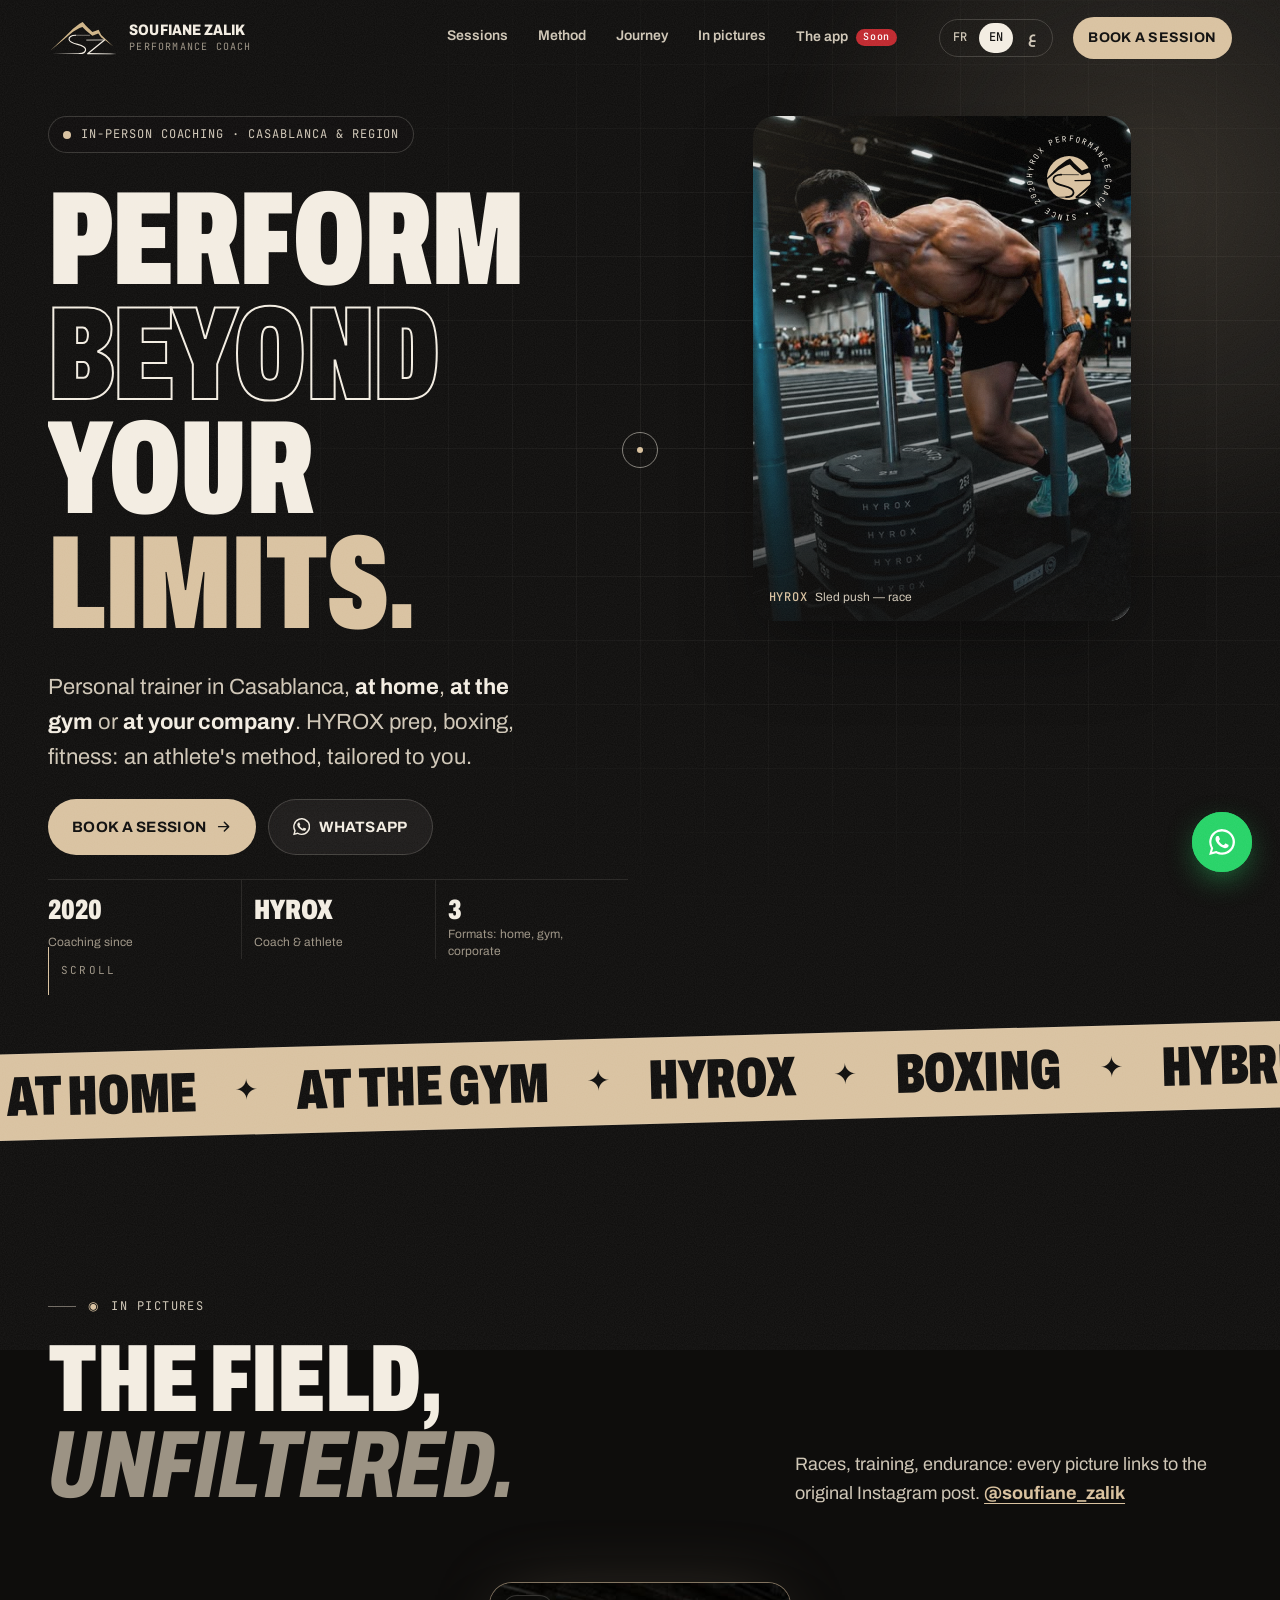
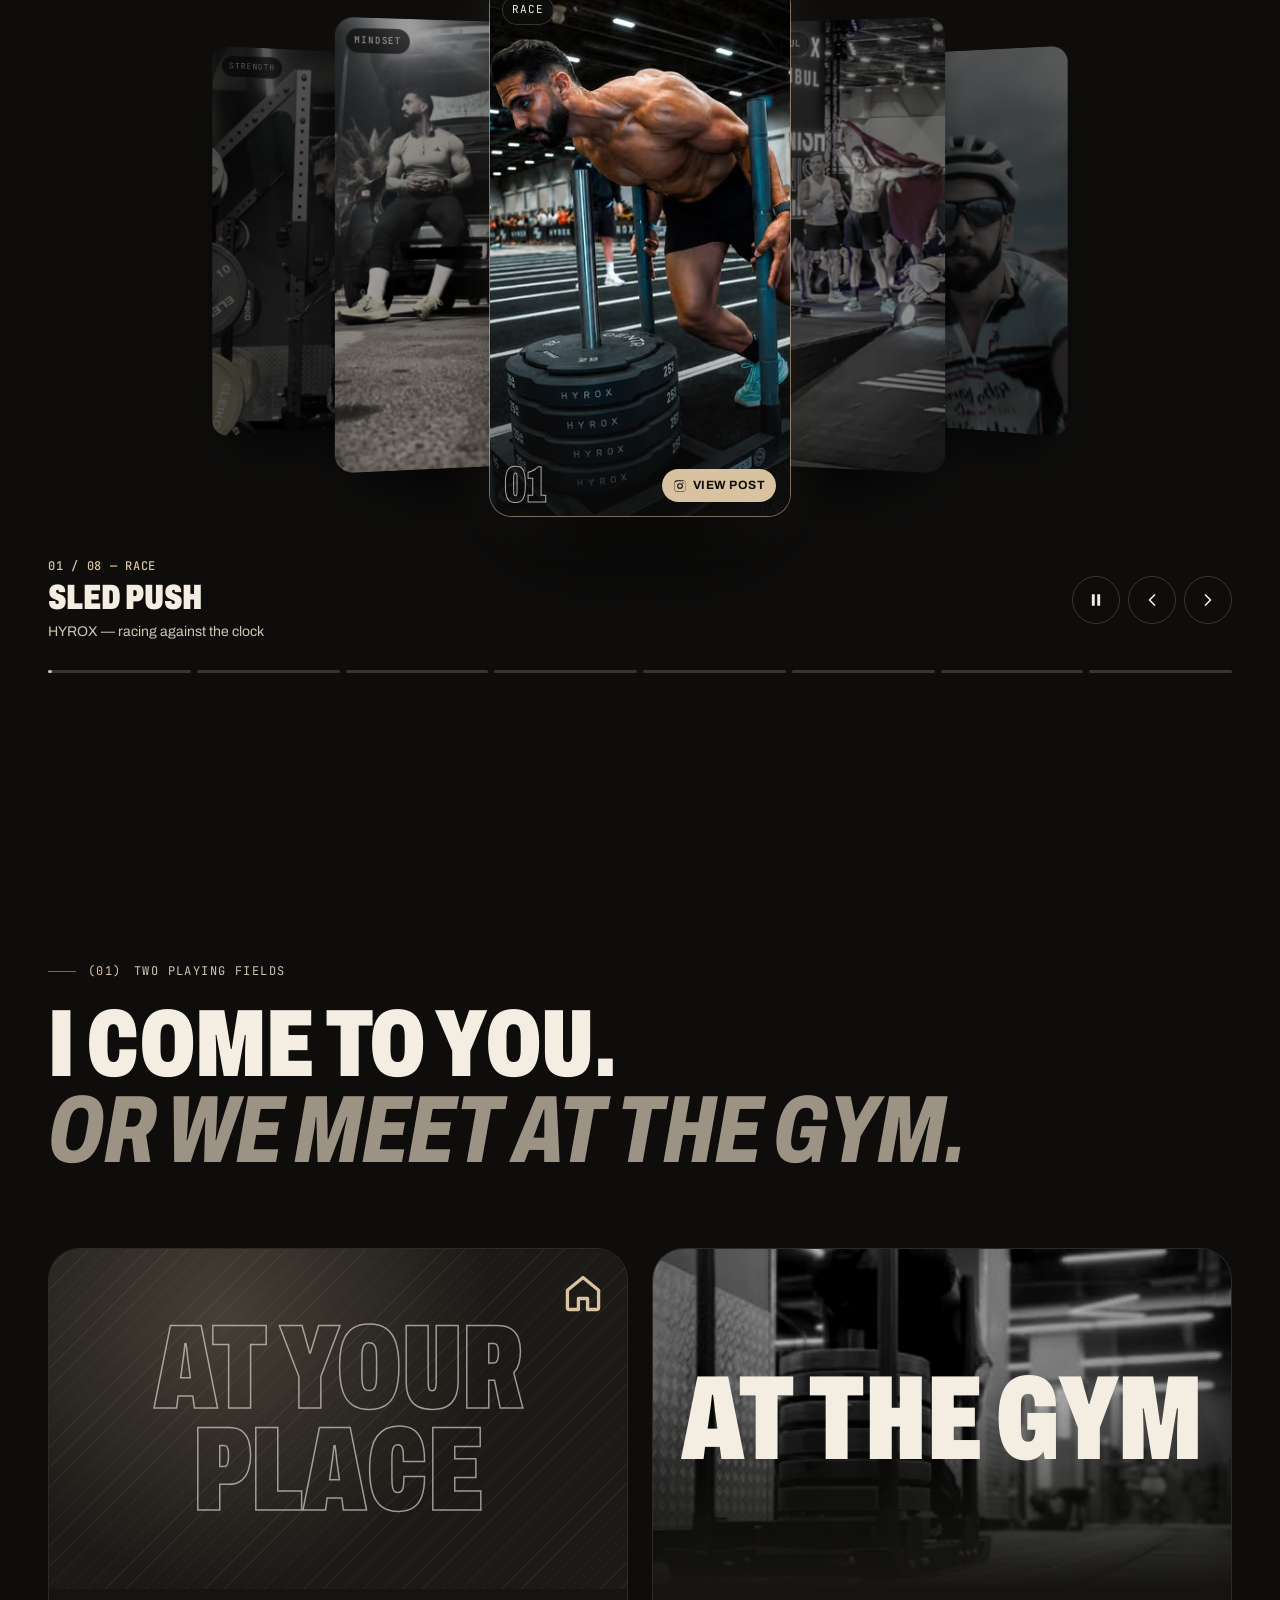
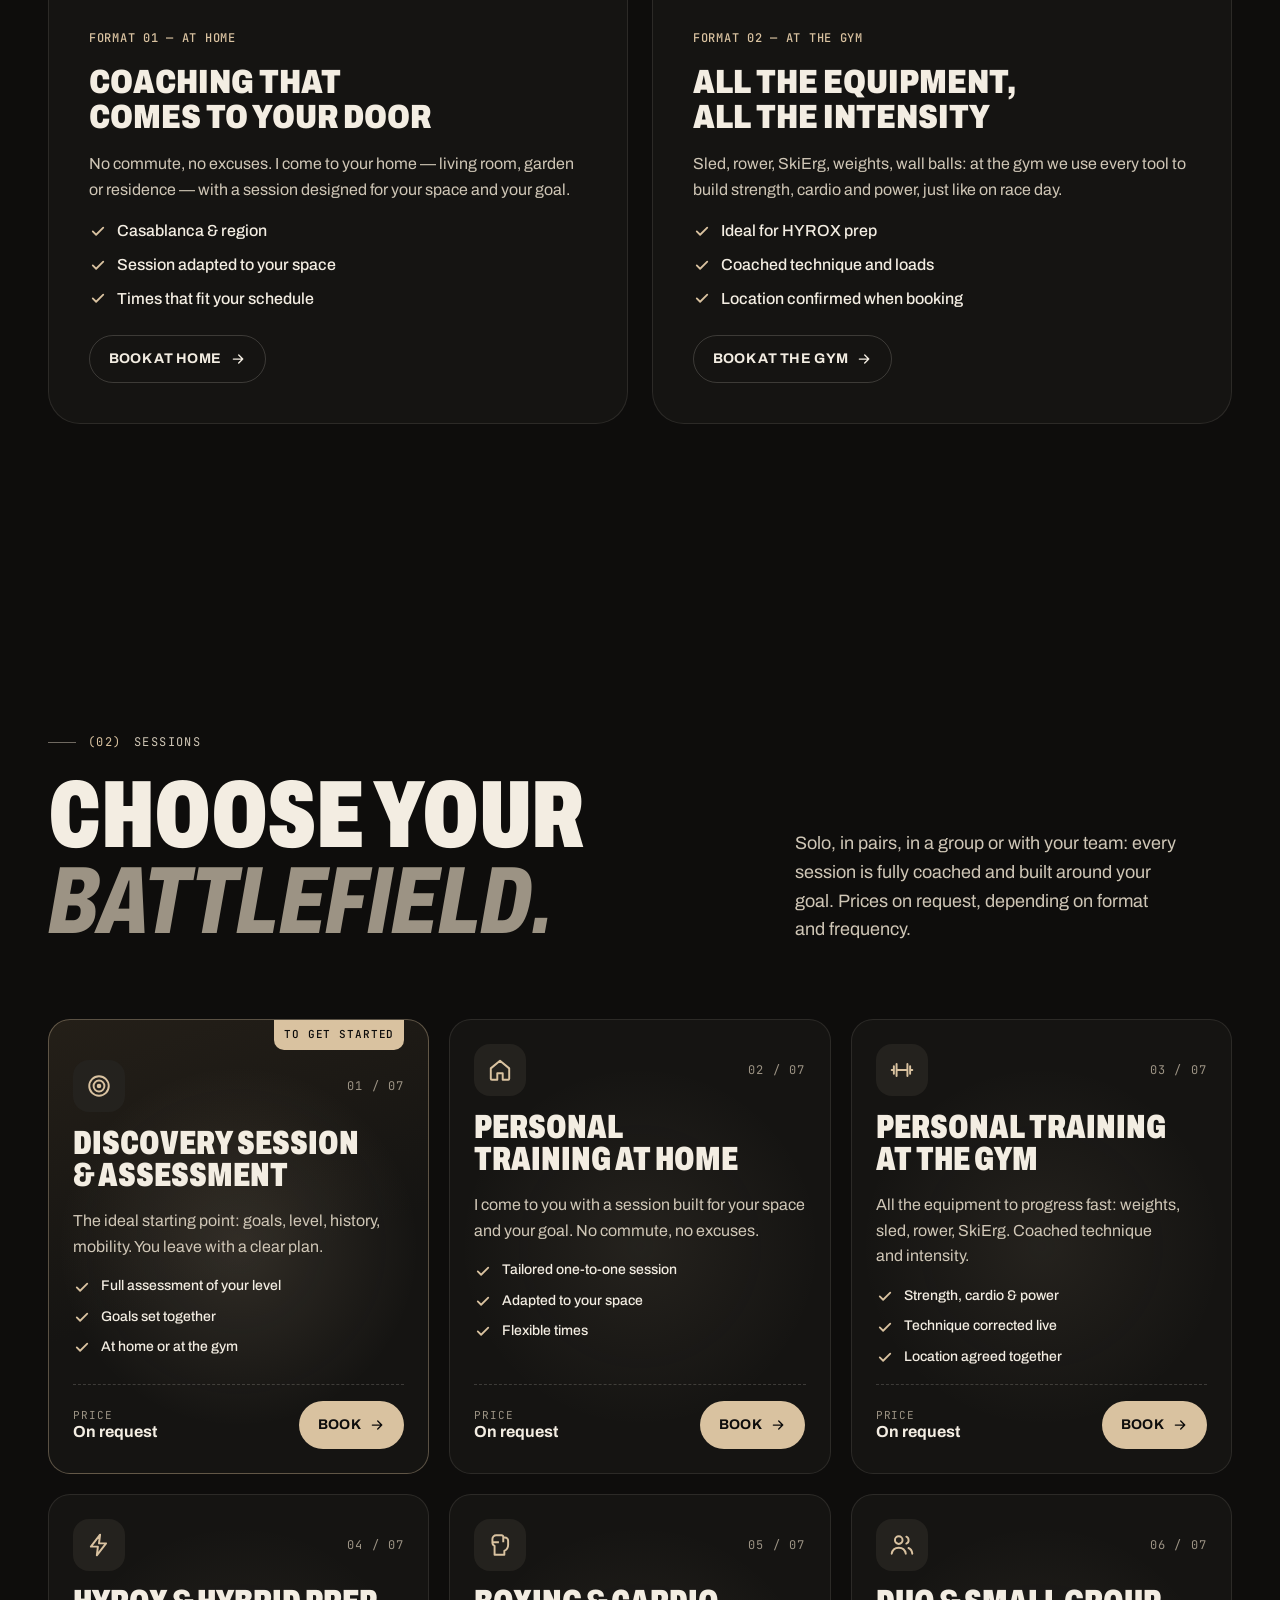
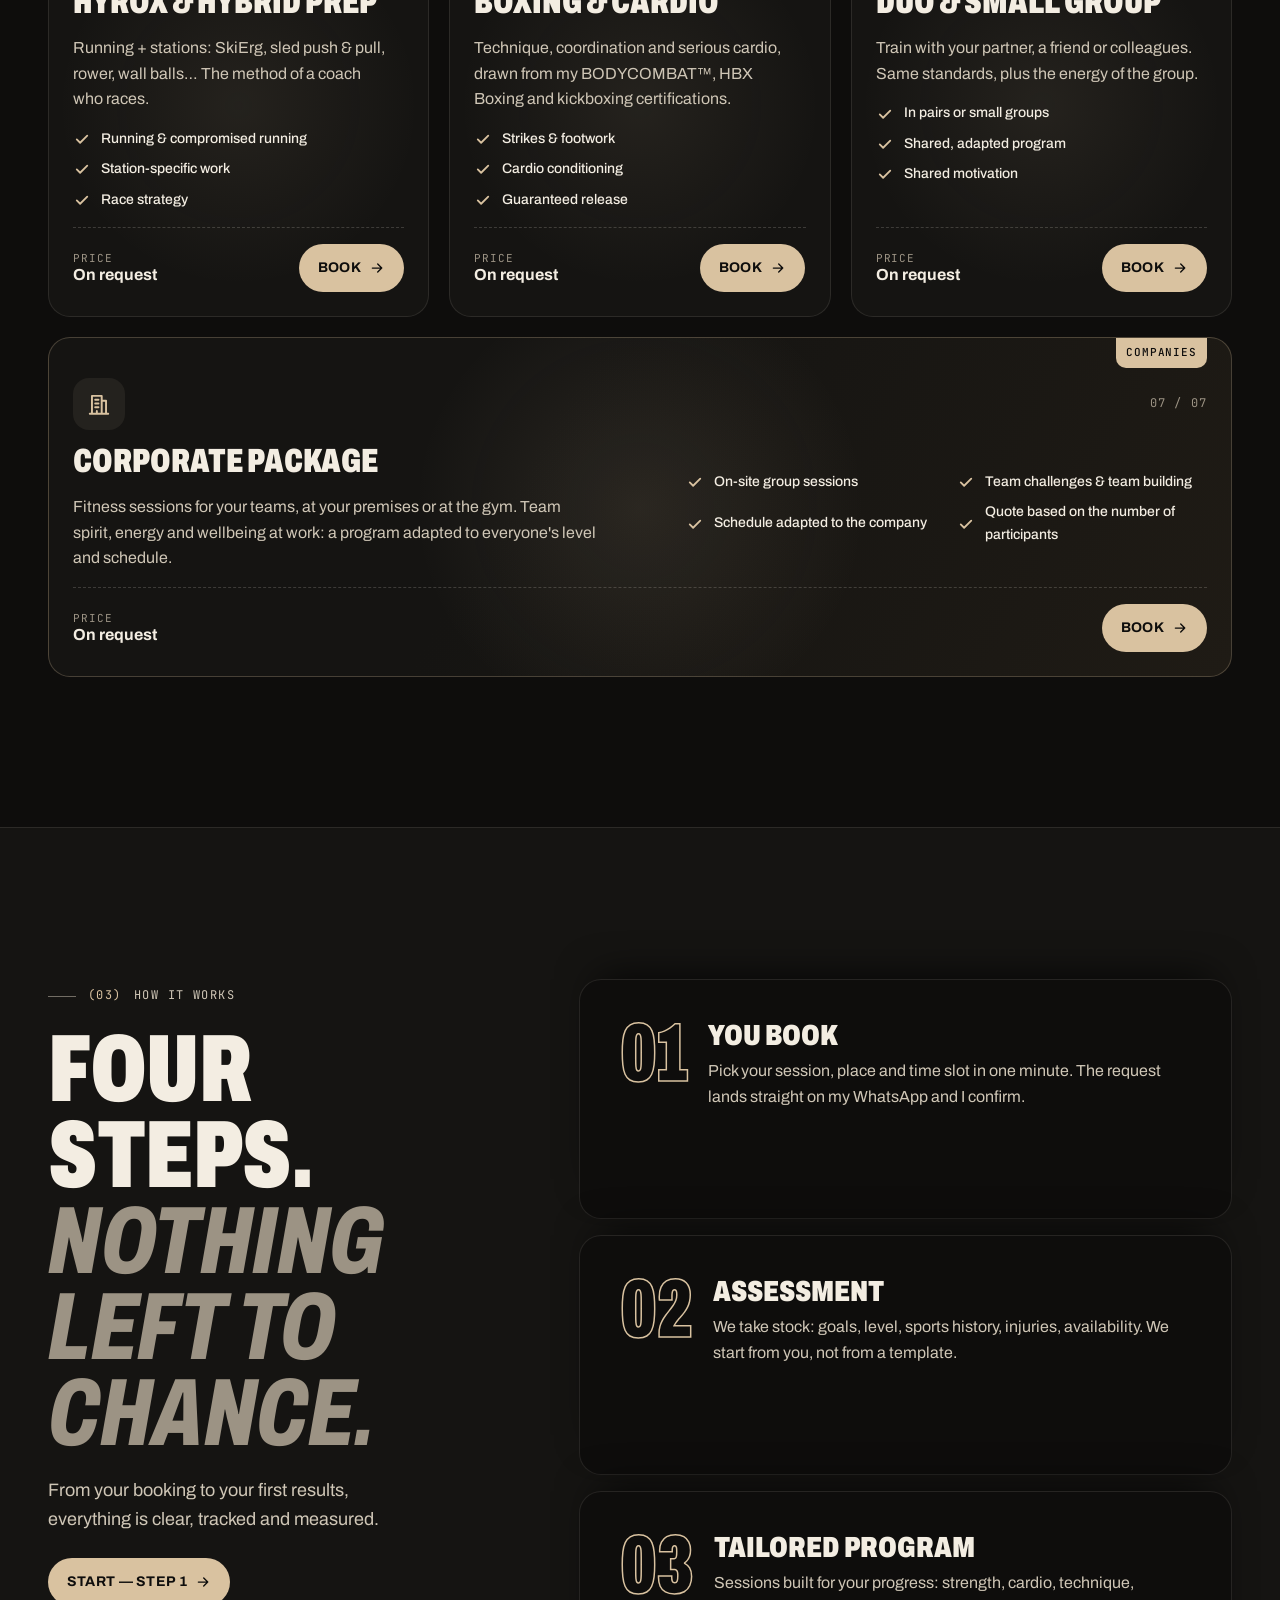
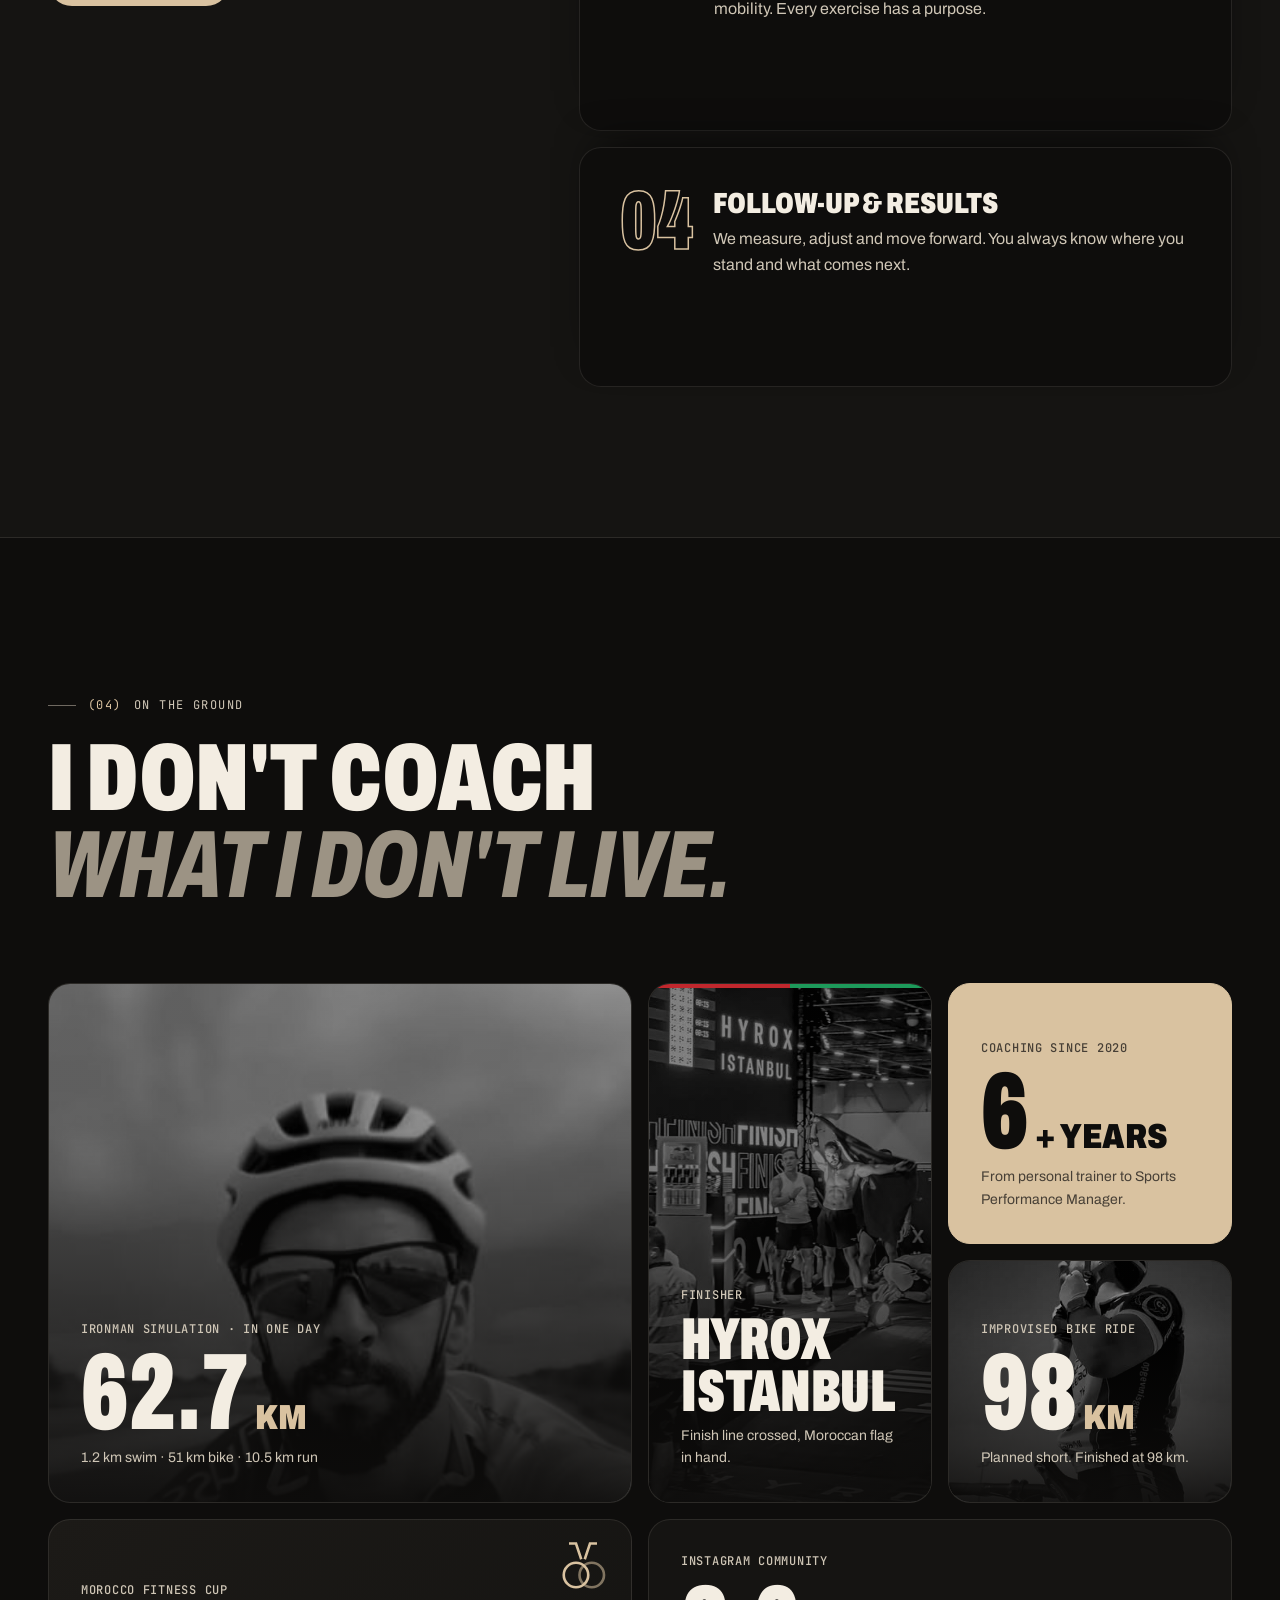
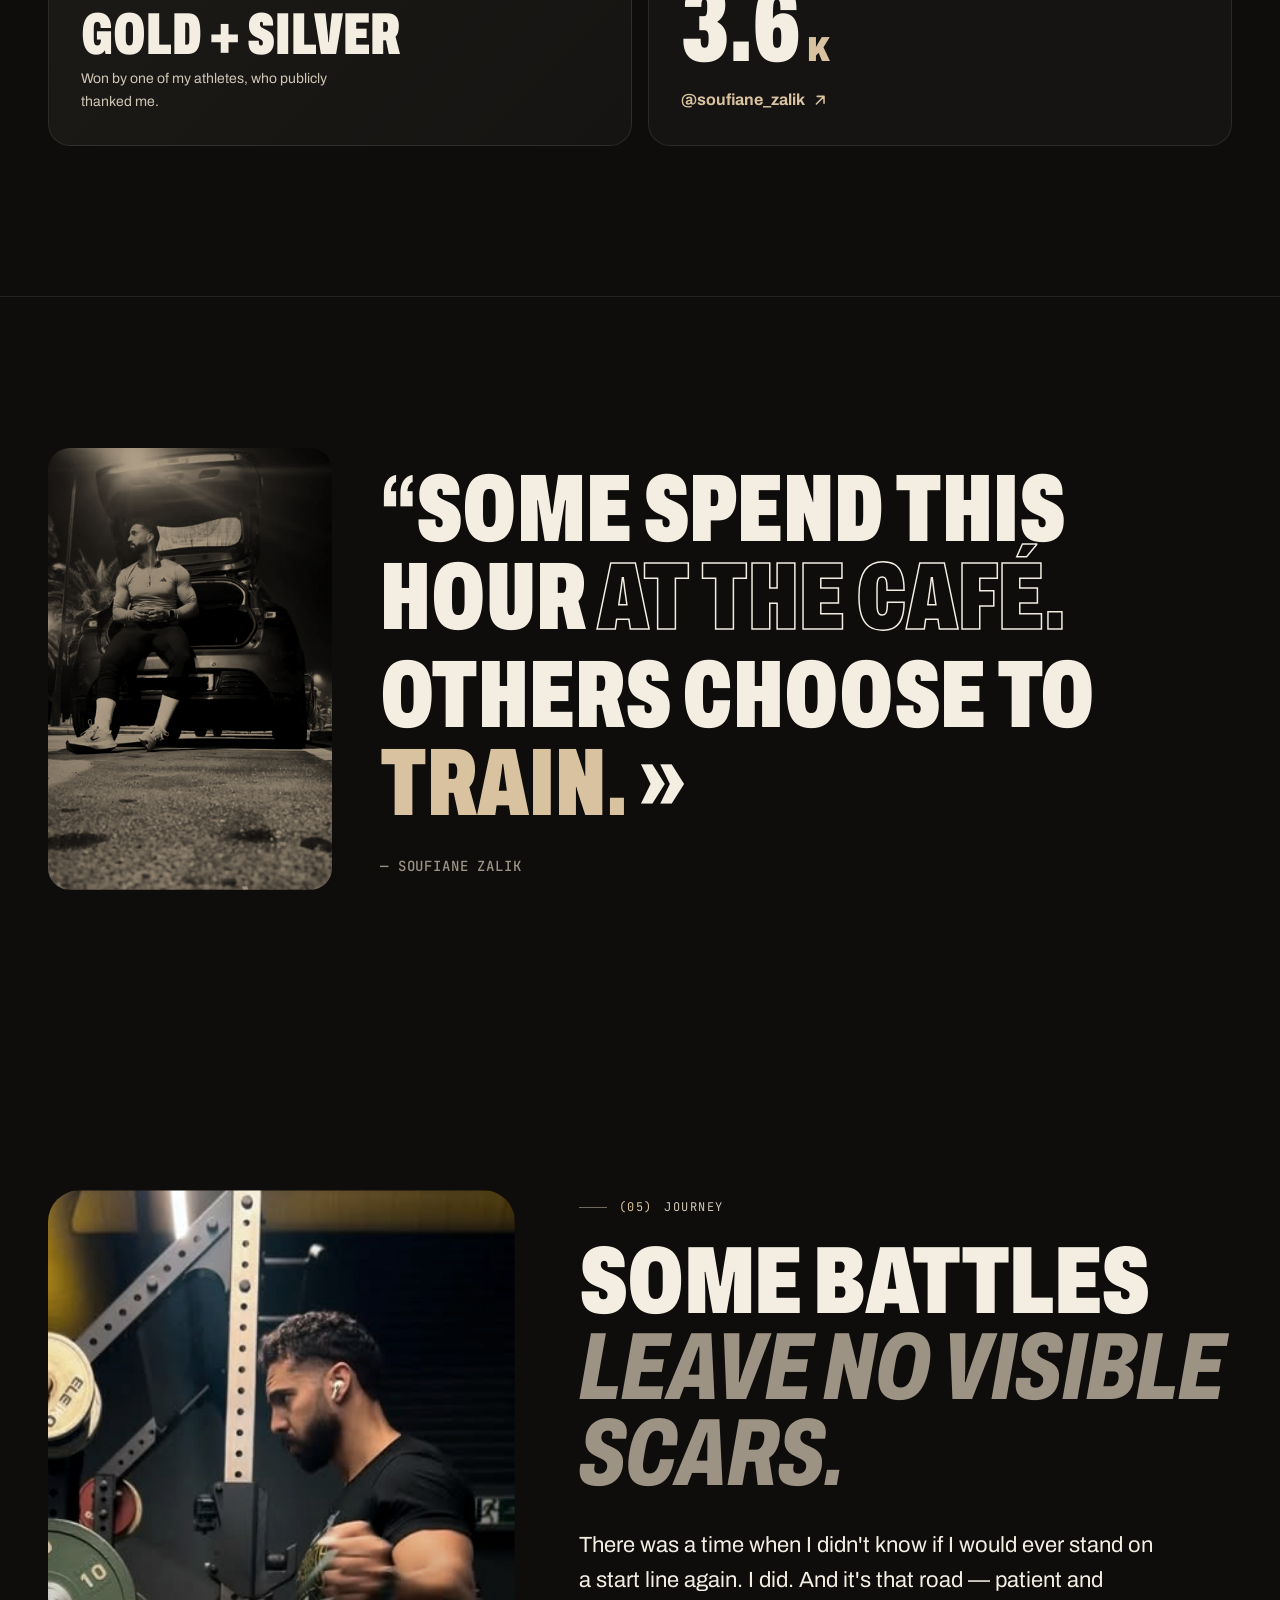
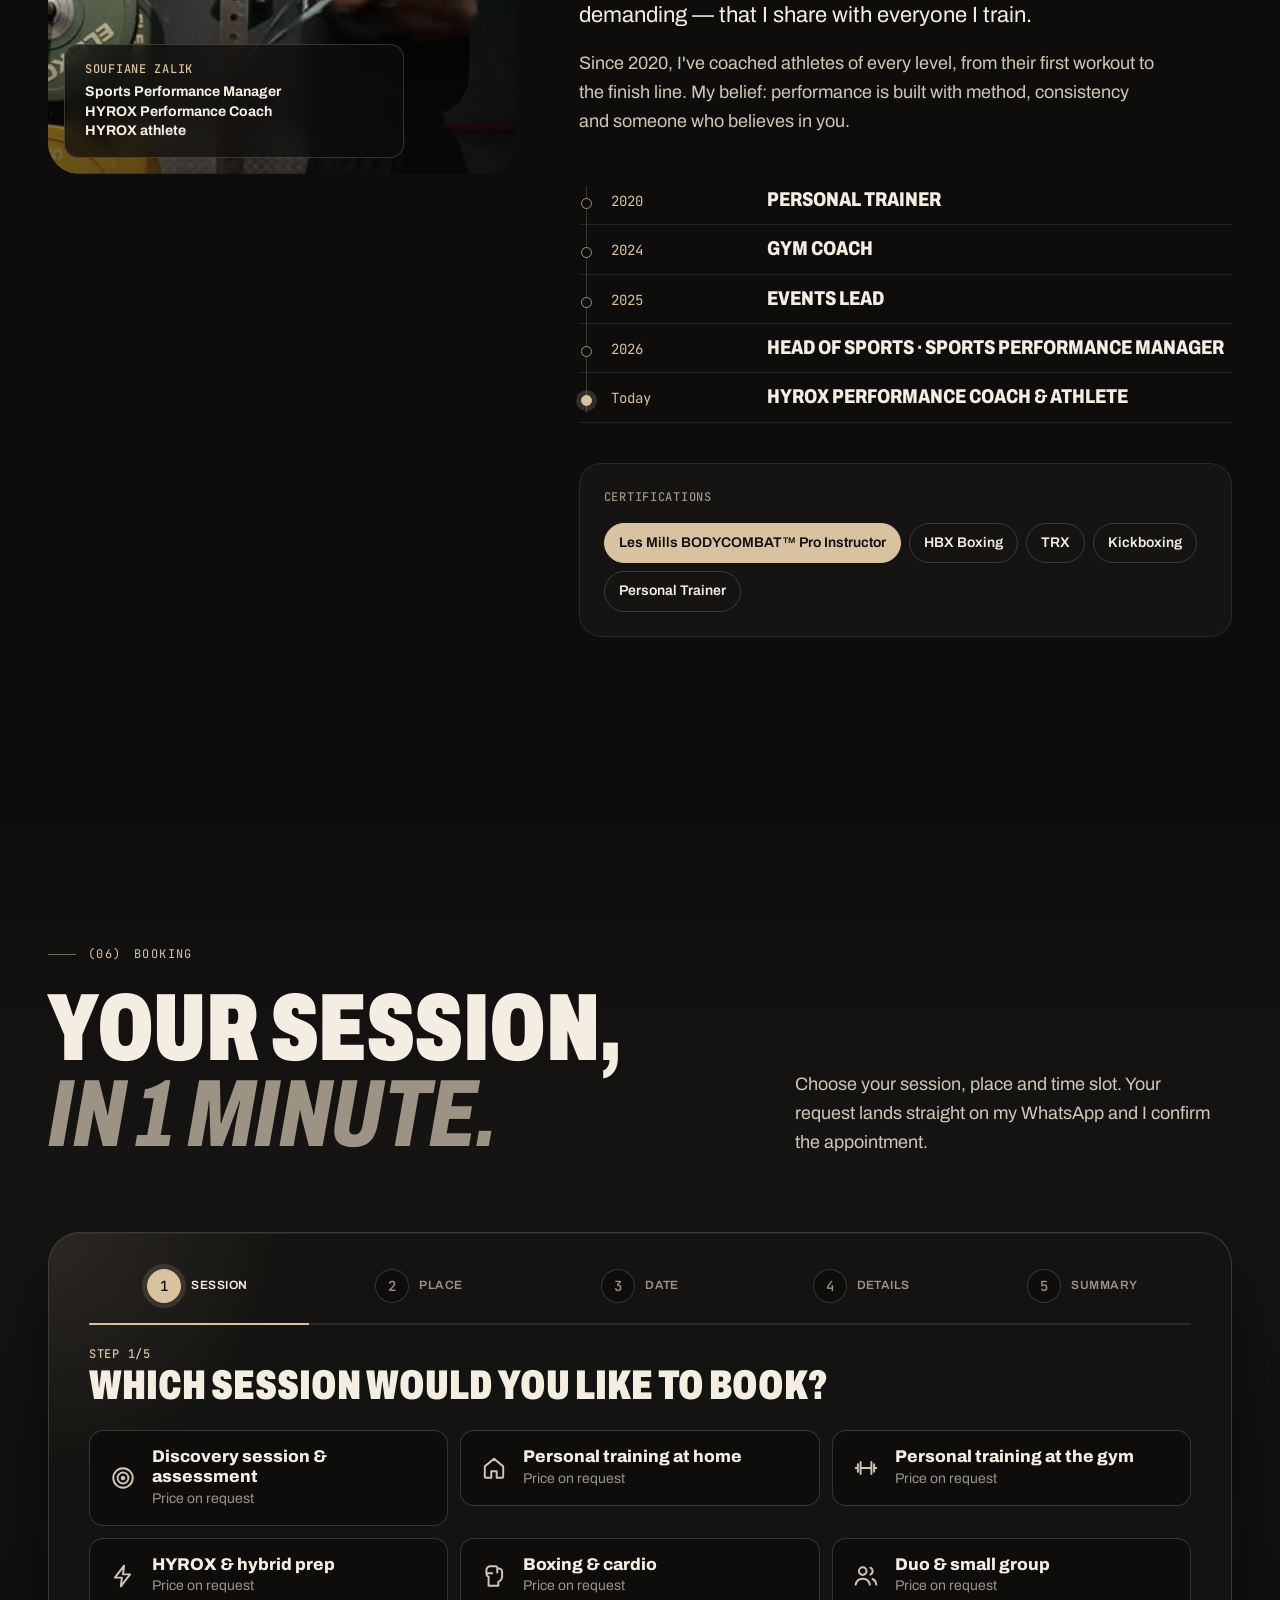
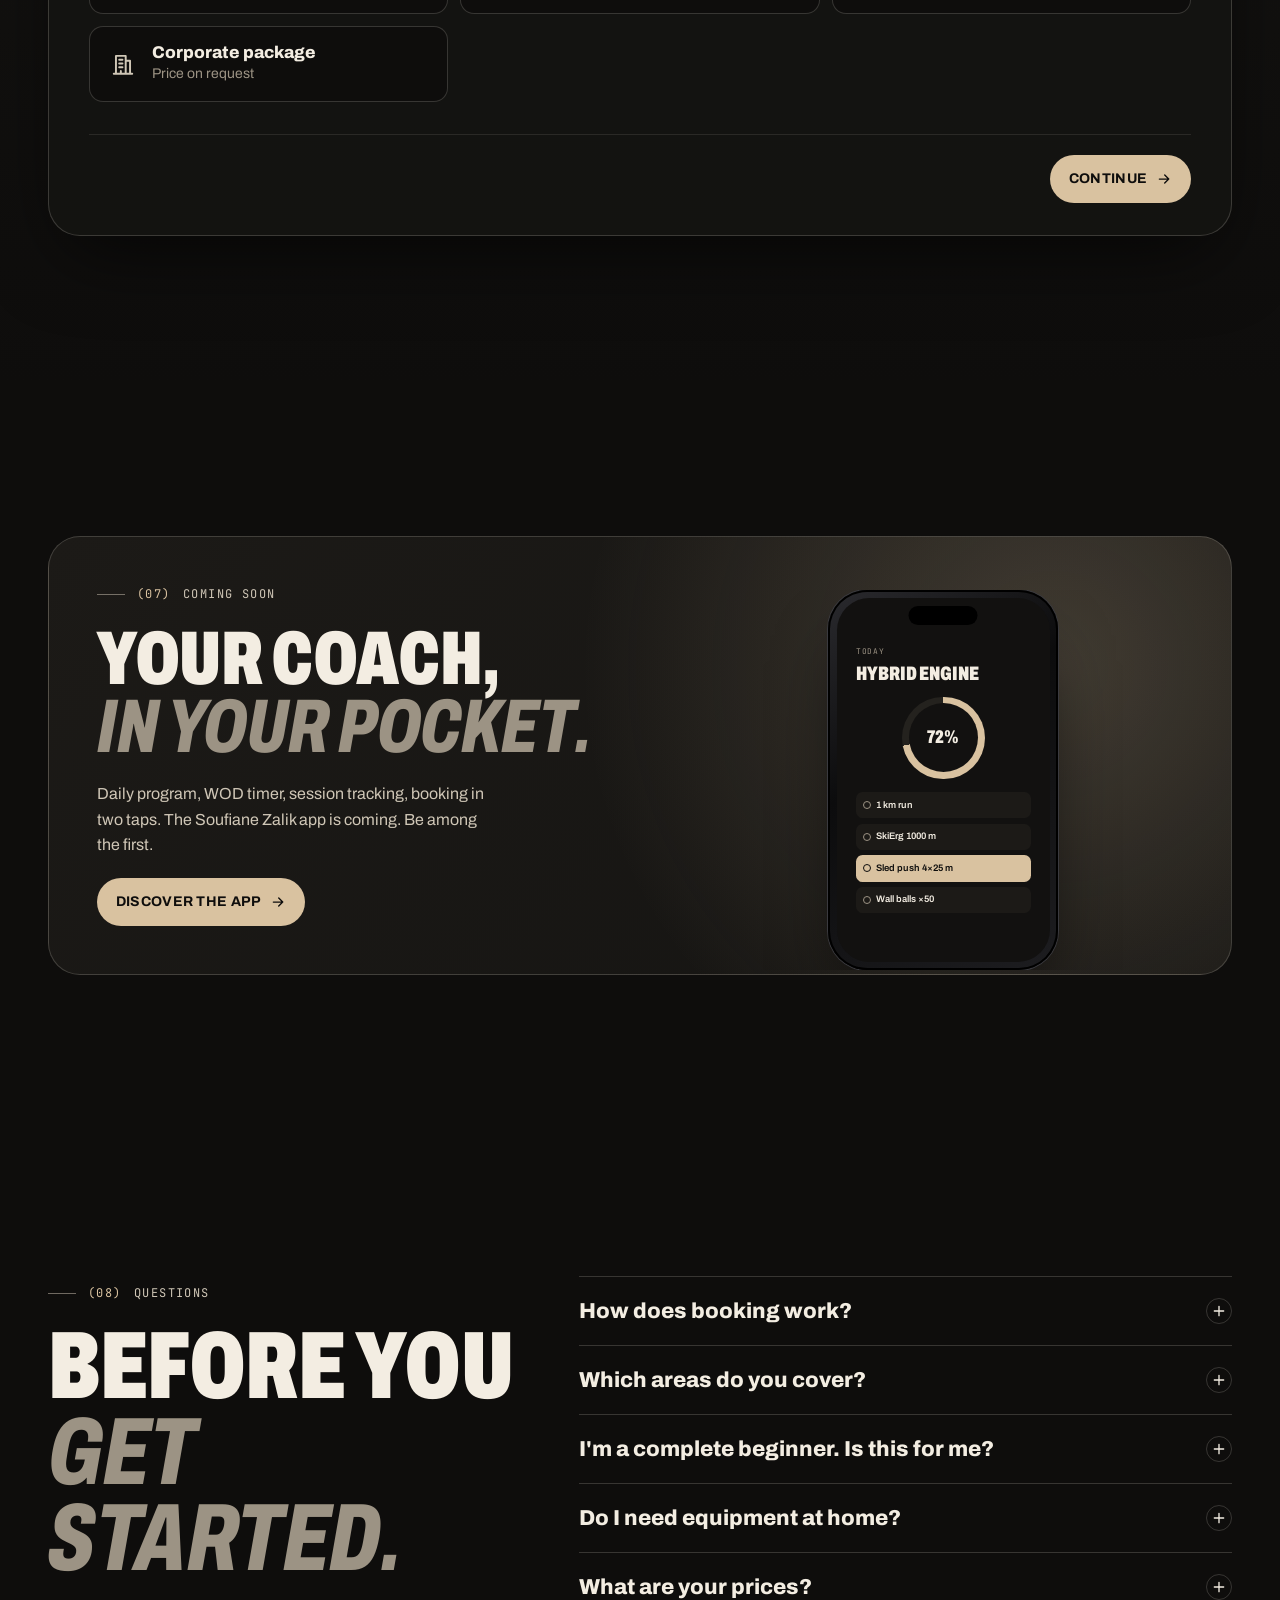
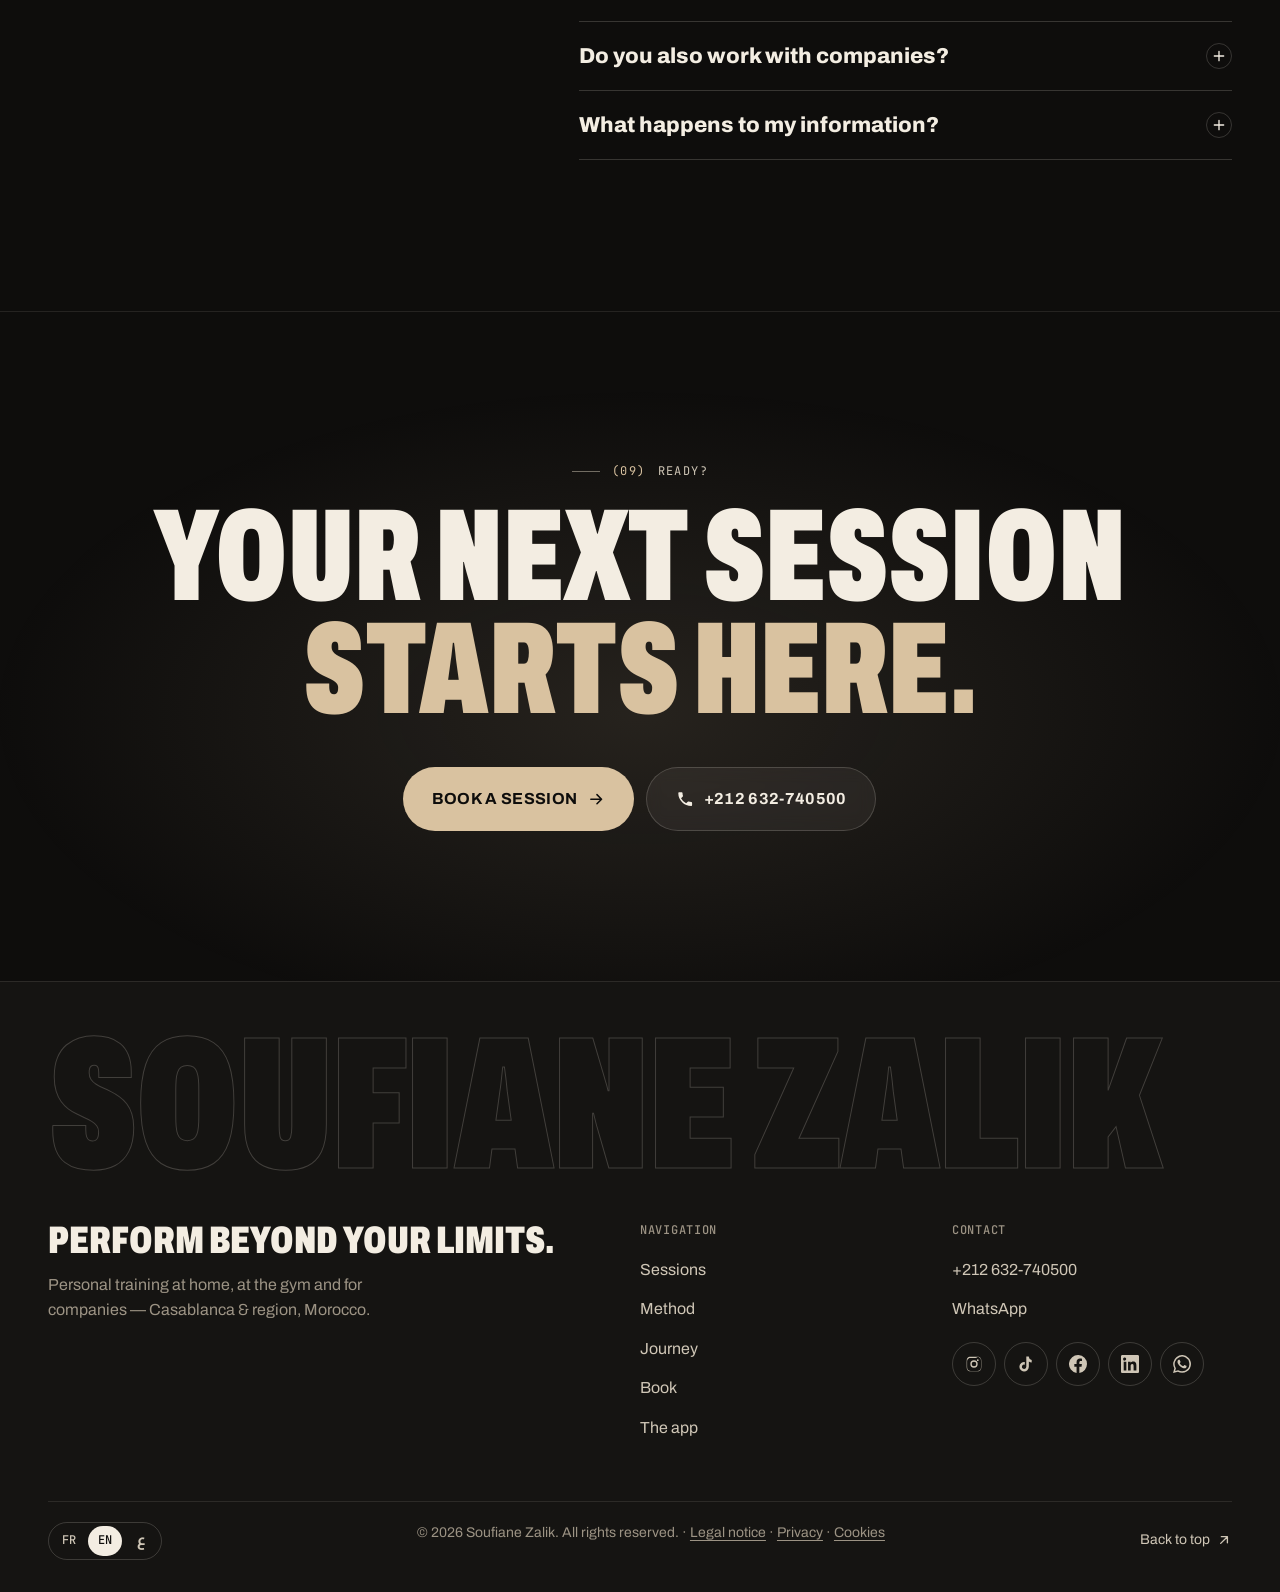
<file: en/index.html>
<!doctype html>
<html lang="en" data-root="../">
<head>
  <meta charset="utf-8" />
  <meta http-equiv="Content-Security-Policy" content="default-src 'self'; script-src 'self' 'sha256-WZRJfWvsnNCPcxzZwvyhovnZGqhZaC+8gPGPRbx6wTk='; style-src 'self' 'unsafe-inline'; img-src 'self' data: blob: https://*.goatcounter.com; font-src 'self'; connect-src 'self' https://formspree.io; media-src 'self'; object-src 'none'; base-uri 'self'; form-action 'self'; upgrade-insecure-requests" />
  <meta name="referrer" content="strict-origin-when-cross-origin" />
  <meta name="viewport" content="width=device-width, initial-scale=1, viewport-fit=cover" />
  <title>Personal Trainer in Casablanca — Home, Gym &amp; Corporate | Soufiane Zalik</title>
  <meta name="description" content="Personal trainer in Casablanca: home, gym or corporate coaching with Soufiane Zalik, HYROX Performance Coach. HYROX prep, boxing, fitness. Book in 1 minute." />
  <link rel="canonical" href="https://obiodev.github.io/soufian/en/" />
  <link rel="alternate" hreflang="fr" href="https://obiodev.github.io/soufian/" />
  <link rel="alternate" hreflang="en" href="https://obiodev.github.io/soufian/en/" />
  <link rel="alternate" hreflang="ar" href="https://obiodev.github.io/soufian/ar/" />
  <link rel="alternate" hreflang="x-default" href="https://obiodev.github.io/soufian/" />
  <meta name="author" content="Soufiane Zalik" />
  <meta name="robots" content="index, follow" />
  <meta property="og:type" content="website" />
  <meta property="og:locale" content="en_US" />
  <meta property="og:site_name" content="Soufiane Zalik — Coaching" />
  <meta property="og:title" content="Soufiane Zalik — Perform beyond your limits" />
  <meta property="og:description" content="Personal training at home, at the gym or at your company — Casablanca &amp; region. Book your session in 1 minute." />
  <meta property="og:url" content="https://obiodev.github.io/soufian/en/" />
  <meta property="og:image" content="https://obiodev.github.io/soufian/assets/photos/p02-aug06.jpg" />
  <meta property="og:image:alt" content="Soufiane Zalik pushing a sled at a HYROX race" />
  <meta property="og:image:width" content="480" />
  <meta property="og:image:height" content="640" />
  <meta name="twitter:card" content="summary_large_image" />
  <meta name="theme-color" content="#0e0d0c" />
  <meta name="color-scheme" content="dark" />
  <link rel="icon" type="image/svg+xml" href="../assets/logo/sz-signature-favicon.svg" />
  <link rel="preload" href="../assets/fonts/archivo-normal-latin.woff2" as="font" type="font/woff2" crossorigin />
  <link rel="stylesheet" href="../assets/fonts/fonts.css" />
  <link rel="preload" as="image" href="../assets/photos/p02-aug06.jpg" fetchpriority="high" />
  <link rel="stylesheet" href="../styles.css?v=202611261615" />
  <script>document.documentElement.classList.add("js");</script>
  <script type="application/ld+json">
  {
    "@context": "https://schema.org",
    "@graph": [
      {
        "@type": "Person",
        "@id": "#soufiane",
        "name": "Soufiane Zalik",
        "jobTitle": "Sports Performance Manager · HYROX Performance Coach",
        "description": "Coach sportif depuis 2020, HYROX Performance Coach et athlète HYROX. Coaching personnel à domicile et en salle à Casablanca.",
        "image": "https://obiodev.github.io/soufian/assets/photos/p02-aug06.jpg",
        "url": "https://obiodev.github.io/soufian/",
        "telephone": "+212632740500",
        "knowsAbout": ["HYROX", "Entraînement hybride", "Coaching personnel", "Boxe", "Kick-boxing", "BODYCOMBAT", "TRX", "Endurance"],
        "hasCredential": [
          { "@type": "EducationalOccupationalCredential", "name": "Les Mills BODYCOMBAT™ Pro Instructor" },
          { "@type": "EducationalOccupationalCredential", "name": "HBX Boxing" },
          { "@type": "EducationalOccupationalCredential", "name": "TRX" },
          { "@type": "EducationalOccupationalCredential", "name": "Kick-boxing" },
          { "@type": "EducationalOccupationalCredential", "name": "Personal Trainer" }
        ],
        "address": { "@type": "PostalAddress", "addressLocality": "Casablanca", "addressCountry": "MA" },
        "sameAs": [
          "https://www.instagram.com/soufiane_zalik/",
          "https://www.facebook.com/soufiane.zalik/",
          "https://www.linkedin.com/in/soufiane-zalik-638149248",
          "https://www.tiktok.com/@soufiane_zalik"
        ]
      },
      {
        "@type": ["LocalBusiness", "SportsActivityLocation"],
        "name": "Soufiane Zalik — Coaching sportif",
        "description": "Coaching sportif à domicile, en salle et en entreprise à Casablanca : préparation HYROX & hybride, boxe & cardio, remise en forme, séance découverte.",
        "image": "https://obiodev.github.io/soufian/assets/photos/p02-aug06.jpg",
        "url": "https://obiodev.github.io/soufian/",
        "telephone": "+212632740500",
        "founder": { "@id": "#soufiane" },
        "address": { "@type": "PostalAddress", "addressLocality": "Casablanca", "addressRegion": "Casablanca-Settat", "addressCountry": "MA" },
        "areaServed": [
          { "@type": "City", "name": "Casablanca" },
          { "@type": "City", "name": "Mohammedia" },
          { "@type": "City", "name": "Bouskoura" },
          { "@type": "City", "name": "Dar Bouazza" },
          { "@type": "AdministrativeArea", "name": "Casablanca-Settat" }
        ],
        "sameAs": [
          "https://www.instagram.com/soufiane_zalik/",
          "https://www.facebook.com/soufiane.zalik/",
          "https://www.linkedin.com/in/soufiane-zalik-638149248",
          "https://www.tiktok.com/@soufiane_zalik"
        ],
        "hasOfferCatalog": {
          "@type": "OfferCatalog",
          "name": "Séances de coaching",
          "itemListElement": [
            { "@type": "Offer", "itemOffered": { "@type": "Service", "name": "Coaching personnel à domicile" } },
            { "@type": "Offer", "itemOffered": { "@type": "Service", "name": "Coaching personnel en salle" } },
            { "@type": "Offer", "itemOffered": { "@type": "Service", "name": "Préparation HYROX & hybride" } },
            { "@type": "Offer", "itemOffered": { "@type": "Service", "name": "Boxe & cardio" } },
            { "@type": "Offer", "itemOffered": { "@type": "Service", "name": "Coaching duo & petit groupe" } },
            { "@type": "Offer", "itemOffered": { "@type": "Service", "name": "Séance découverte & bilan" } },
            { "@type": "Offer", "itemOffered": { "@type": "Service", "name": "Formule entreprise — sport en entreprise" } }
          ]
        }
      }
    ]
  }
  </script>
</head>
<body class="page-home">
  <a class="skip" href="#main">Skip to content</a>

  <!-- ============ SVG SPRITE ============ -->
  <svg width="0" height="0" style="position:absolute" aria-hidden="true" focusable="false">
    <symbol id="i-instagram" viewBox="0 0 24 24"><path fill="currentColor" d="M12 2.2c3.2 0 3.6 0 4.8.1 1.2.1 1.8.2 2.2.4.6.2 1 .5 1.4.9.4.4.7.8.9 1.4.2.4.4 1.1.4 2.2.1 1.3.1 1.6.1 4.8s0 3.6-.1 4.8c-.1 1.2-.2 1.8-.4 2.2-.2.6-.5 1-.9 1.4-.4.4-.8.7-1.4.9-.4.2-1.1.4-2.2.4-1.3.1-1.6.1-4.8.1s-3.6 0-4.8-.1c-1.2-.1-1.8-.2-2.2-.4-.6-.2-1-.5-1.4-.9-.4-.4-.7-.8-.9-1.4-.2-.4-.4-1.1-.4-2.2C2.2 15.6 2.2 15.2 2.2 12s0-3.6.1-4.8c.1-1.2.2-1.8.4-2.2.2-.6.5-1 .9-1.4.4-.4.8-.7 1.4-.9.4-.2 1.1-.4 2.2-.4C8.4 2.2 8.8 2.2 12 2.2zm0 1.8c-3.1 0-3.5 0-4.7.1-1.1.1-1.7.2-2.1.4-.5.2-.9.4-1.2.8-.4.4-.6.7-.8 1.2-.2.4-.3 1-.4 2.1C2.8 9.8 2.8 10.2 2.8 12s0 3.5.1 4.7c.1 1.1.2 1.7.4 2.100.2.5.4.9.8 1.2.4.4.7.6 1.2.8.4.2 1 .3 2.1.4 1.2.1 1.6.1 4.7.1s3.5 0 4.7-.1c1.1-.1 1.7-.2 2.1-.4.5-.2.9-.4 1.2-.8.4-.4.6-.7.8-1.2.2-.4.3-1 .4-2.1.1-1.2.1-1.6.1-4.7s0-3.5-.1-4.7c-.1-1.1-.2-1.7-.4-2.1-.2-.5-.4-.9-.8-1.2-.4-.4-.7-.6-1.2-.8-.4-.2-1-.3-2.1-.4C15.5 4 15.1 4 12 4zm0 3.1a4.900 4.900 0 1 1 0 9.8 4.900 4.900 0 0 1 0-9.8zm0 8a3.1 3.1 0 1 0 0-6.2 3.1 3.1 0 0 0 0 6.2zm6.2-8.2a1.1 1.1 0 1 1-2.3 0 1.1 1.1 0 0 1 2.3 0z"/></symbol>
    <symbol id="i-whatsapp" viewBox="0 0 24 24"><path fill="currentColor" d="M17.5 14.4c-.3-.1-1.8-.9-2-1-.3-.1-.5-.1-.7.1-.2.3-.8 1-.9 1.2-.2.2-.3.2-.6.1-.3-.1-1.300-.5-2.4-1.5-.9-.8-1.5-1.8-1.7-2.1-.2-.3 0-.5.1-.6l.4-.5c.1-.2.2-.3.3-.5.1-.2 0-.4 0-.5l-.9-2.2c-.2-.6-.5-.5-.7-.5h-.6c-.2 0-.5.1-.8.4-.3.3-1 1-1 2.5s1.1 2.9 1.2 3.1c.1.2 2.1 3.2 5.1 4.5.7.3 1.3.5 1.7.6.7.2 1.4.2 1.9.1.6-.1 1.8-.7 2-1.4.2-.7.2-1.3.2-1.4-.1-.2-.3-.3-.6-.4zM12 21.8c-1.8 0-3.5-.5-5-1.4l-.4-.2-3.7 1 1-3.6-.2-.4A9.8 9.8 0 1 1 12 21.8zm8.4-18.2A11.8 11.8 0 0 0 1.8 17.8L.1 24l6.4-1.7A11.8 11.8 0 0 0 24 12c0-3.2-1.2-6.1-3.6-8.4z"/></symbol>
    <symbol id="i-phone" viewBox="0 0 24 24"><path fill="currentColor" d="M6.6 10.8a15.1 15.1 0 0 0 6.6 6.6l2.2-2.2c.3-.3.7-.4 1-.2 1.1.4 2.3.6 3.6.6.6 0 1 .4 1 1V20c0 .6-.4 1-1 1A17 17 0 0 1 3 4c0-.6.4-1 1-1h3.5c.6 0 1 .4 1 1 0 1.3.2 2.5.6 3.6.1.3 0 .7-.2 1l-2.3 2.2z"/></symbol>
    <symbol id="i-tiktok" viewBox="0 0 24 24"><path fill="currentColor" d="M19.6 6.7a4.8 4.8 0 0 1-3.8-4.2V2h-3.4v13.7a2.9 2.9 0 1 1-2-2.8V9.4a6.3 6.3 0 1 0 5.4 6.3V8.8a8.2 8.2 0 0 0 3.8 1.2V6.7z"/></symbol>
    <symbol id="i-facebook" viewBox="0 0 24 24"><path fill="currentColor" d="M24 12a12 12 0 1 0-13.9 11.900v-8.400H7.1V12h3V9.4c0-3 1.8-4.700 4.5-4.700 1.3 0 2.7.2 2.7.2v3h-1.5c-1.5 0-2 .9-2 1.900V12h3.400l-.5 3.5h-2.900v8.400A12 12 0 0 0 24 12z"/></symbol>
    <symbol id="i-linkedin" viewBox="0 0 24 24"><path fill="currentColor" d="M20.4 20.5h-3.6v-5.6c0-1.3 0-3-1.8-3s-2.1 1.4-2.1 2.9v5.7H9.4V9h3.4v1.6c.5-.9 1.6-1.8 3.4-1.8 3.6 0 4.3 2.4 4.3 5.5v6.2zM5.3 7.4a2.1 2.1 0 1 1 0-4.1 2.1 2.1 0 0 1 0 4.1zM7.1 20.5H3.6V9h3.5v11.5zM22.2 0H1.8C.8 0 0 .8 0 1.7v20.6c0 .9.8 1.7 1.8 1.7h20.4c1 0 1.8-.8 1.8-1.7V1.7C24 .8 23.2 0 22.2 0z"/></symbol>
    <symbol id="i-arrow" viewBox="0 0 24 24"><path fill="none" stroke="currentColor" stroke-width="2" stroke-linecap="round" stroke-linejoin="round" d="M5 12h14M13 6l6 6-6 6"/></symbol>
    <symbol id="i-arrow-ne" viewBox="0 0 24 24"><path fill="none" stroke="currentColor" stroke-width="2" stroke-linecap="round" stroke-linejoin="round" d="M7 17 17 7M8 7h9v9"/></symbol>
    <symbol id="i-chev-l" viewBox="0 0 24 24"><path fill="none" stroke="currentColor" stroke-width="2" stroke-linecap="round" stroke-linejoin="round" d="m15 6-6 6 6 6"/></symbol>
    <symbol id="i-chev-r" viewBox="0 0 24 24"><path fill="none" stroke="currentColor" stroke-width="2" stroke-linecap="round" stroke-linejoin="round" d="m9 6 6 6-6 6"/></symbol>
    <symbol id="i-check" viewBox="0 0 24 24"><path fill="none" stroke="currentColor" stroke-width="2.4" stroke-linecap="round" stroke-linejoin="round" d="m5 12.5 4.5 4.5L19 7.5"/></symbol>
    <symbol id="i-home" viewBox="0 0 24 24"><path fill="none" stroke="currentColor" stroke-width="1.8" stroke-linejoin="round" d="M3.5 10.5 12 3.5l8.5 7V20a1 1 0 0 1-1 1h-5v-6h-5v6h-5a1 1 0 0 1-1-1z"/></symbol>
    <symbol id="i-building" viewBox="0 0 24 24"><path fill="none" stroke="currentColor" stroke-width="1.8" stroke-linecap="round" stroke-linejoin="round" d="M3.5 21h17M5.5 21V4.5h9V21M14.5 9h4v12M8.5 8h3M8.5 11.5h3M8.5 15h3M10 21v-2.5"/></symbol>
    <symbol id="i-dumbbell"viewBox="0 0 24 24"><path fill="none" stroke="currentColor" stroke-width="1.8" stroke-linecap="round" d="M2.5 12h2M19.5 12h2M7 12h10M4.5 8.5v7M7 6.5v11M17 6.5v11M19.5 8.5v7"/></symbol>
    <symbol id="i-bolt" viewBox="0 0 24 24"><path fill="none" stroke="currentColor" stroke-width="1.8" stroke-linejoin="round" d="M13 2.5 4.5 13.5H11L10 21.5l8.5-11H12z"/></symbol>
    <symbol id="i-glove" viewBox="0 0 24 24"><path fill="none" stroke="currentColor" stroke-width="1.8" stroke-linejoin="round" d="M7 21h9v-3.5c2-1 3.5-3 3.5-5.5V8a3 3 0 0 0-3-3h-1.5V4.5A1.5 1.5 0 0 0 13.5 3h-5A3.5 3.5 0 0 0 5 6.5V10a3 3 0 0 0 2 2.8V21zM15 5v4.5M5.2 9.5H11"/></symbol>
    <symbol id="i-users" viewBox="0 0 24 24"><path fill="none" stroke="currentColor" stroke-width="1.8" stroke-linecap="round" d="M9 11a3.5 3.5 0 1 0 0-7 3.5 3.5 0 0 0 0 7zM2.5 20c.6-3.4 3.200-5.500 6.5-5.500s5.9 2.100 6.5 5.500M16 4.3a3.5 3.5 0 0 1 0 6.400M18 14.800c1.900.7 3.200 2.500 3.500 5.200"/></symbol>
    <symbol id="i-target" viewBox="0 0 24 24"><g fill="none" stroke="currentColor" stroke-width="1.8"><circle cx="12" cy="12" r="9"/><circle cx="12" cy="12" r="5"/><circle cx="12" cy="12" r="1.2" fill="currentColor"/></g></symbol>
    <symbol id="i-calendar" viewBox="0 0 24 24"><g fill="none" stroke="currentColor" stroke-width="1.8" stroke-linecap="round"><rect x="3.5" y="5" width="17" height="15.5" rx="2"/><path d="M3.5 10h17M8 3v4M16 3v4"/></g></symbol>
    <symbol id="i-pin" viewBox="0 0 24 24"><path fill="none" stroke="currentColor" stroke-width="1.8" d="M12 21s-6.5-6.300-6.5-11.200a6.5 6.5 0 0 1 13 0C18.5 14.700 12 21 12 21z"/><circle cx="12" cy="9.800" r="2.300" fill="none" stroke="currentColor" stroke-width="1.8"/></symbol>
    <symbol id="i-pause" viewBox="0 0 24 24"><path fill="currentColor" d="M7 5h3.5v14H7zM13.5 5H17v14h-3.5z"/></symbol>
    <symbol id="i-play" viewBox="0 0 24 24"><path fill="currentColor" d="M8 5.5v13l10.5-6.5z"/></symbol>
    <symbol id="i-plus" viewBox="0 0 24 24"><path fill="none" stroke="currentColor" stroke-width="2" stroke-linecap="round" d="M12 5v14M5 12h14"/></symbol>
  </svg>

  <div class="cursor" aria-hidden="true"><span class="cursor__dot"></span><span class="cursor__ring"></span></div>
  <div class="progress" id="progress" aria-hidden="true"></div>

  <!-- ============ NAV ============ -->
  <header class="nav" id="nav">
    <div class="nav__inner">
      <a class="brand" href="index.html" aria-label="Soufiane Zalik — home">
        <span class="brand__mark" aria-hidden="true"><img src="../assets/logo/sz-signature.svg" alt="" width="71" height="38" /></span>
        <span class="brand__name">Soufiane Zalik<small>Performance Coach</small></span>
      </a>
      <nav class="nav__menu" id="navMenu" aria-label="Main navigation">
        <ul class="nav__links">
          <li><a href="#offres"><span class="nav__num">01</span>Sessions</a></li>
          <li><a href="#methode"><span class="nav__num">02</span>Method</a></li>
          <li><a href="#parcours"><span class="nav__num">03</span>Journey</a></li>
          <li><a href="#instagram"><span class="nav__num">04</span>In pictures</a></li>
          <li><a href="app.html"><span class="nav__num">05</span>The app <span class="tag-soon">Soon</span></a></li>
        </ul>
        <div class="nav__menu-foot">
          <nav class="lang-switch lang-switch--menu" aria-label="Language"><a href="../index.html" hreflang="fr" lang="fr" title="Français">FR</a><a href="../en/index.html" hreflang="en" lang="en" title="English" aria-current="true">EN</a><a href="../ar/index.html" hreflang="ar" lang="ar" title="العربية">ع</a></nav>
          <a class="btn btn--volt btn--lg" href="#reserver">Book a session <svg class="ico" aria-hidden="true"><use href="#i-arrow"/></svg></a>
          <a class="nav__phone" href="tel:+212632740500"><svg class="ico" aria-hidden="true"><use href="#i-phone"/></svg>+212 632-740500</a>
          <div class="socials" data-socials></div>
        </div>
      </nav>
      <nav class="lang-switch lang-switch--bar" aria-label="Language"><a href="../index.html" hreflang="fr" lang="fr" title="Français">FR</a><a href="../en/index.html" hreflang="en" lang="en" title="English" aria-current="true">EN</a><a href="../ar/index.html" hreflang="ar" lang="ar" title="العربية">ع</a></nav>
      <a class="btn btn--volt nav__cta magnetic" href="#reserver">Book<span class="hide-sm">&nbsp;a session</span></a>
      <button class="burger" id="burger" type="button" aria-expanded="false" aria-controls="navMenu">
        <span class="sr-only">Menu</span><span class="burger__l" aria-hidden="true"></span><span class="burger__l" aria-hidden="true"></span>
      </button>
    </div>
  </header>

  <main id="main">
    <!-- ============ HERO ============ -->
    <section class="hero" id="top" aria-labelledby="hero-title">
      <div class="hero__bg" aria-hidden="true">
        <span class="hero__grid"></span>
        <span class="hero__glow"></span>
      </div>
      <div class="wrap hero__inner">
        <div class="hero__meta" data-reveal>
          <span class="dot-live" aria-hidden="true"></span>
          <span>In-person coaching · Casablanca &amp; region</span>
        </div>

        <h1 class="hero__title" id="hero-title">
          <span class="line"><span>Perform</span></span>
          <span class="line line--outline"><span>beyond</span></span>
          <span class="line"><span>your</span></span>
          <span class="line line--volt"><span>limits.</span></span>
        </h1>

        <figure class="hero__media" data-reveal="mask">
          <img src="../assets/photos/p02-aug06.jpg" width="480" height="640" alt="Soufiane Zalik pushing a heavy sled mid-race at HYROX" fetchpriority="high" decoding="async" />
          <figcaption class="hero__cap"><span class="mono">HYROX</span> Sled push — race</figcaption>
          <span class="hero__badge" aria-hidden="true">
            <svg viewBox="0 0 120 120" class="hero__badge-ring"><defs><path id="circ" d="M60,60 m-46,0 a46,46 0 1,1 92,0 a46,46 0 1,1 -92,0"/></defs><text><textPath href="#circ">HYROX PERFORMANCE COACH • SINCE 2020 • </textPath></text></svg>
            <span class="hero__badge-core"><img src="../assets/logo/sz-signature-mono.svg" alt="" width="36" height="19" /></span>
          </span>
        </figure>

        <div class="hero__side">
          <p class="hero__lead" data-reveal>Personal trainer in Casablanca, <strong>at home</strong>, <strong>at the gym</strong> or <strong>at your company</strong>. HYROX prep, boxing, fitness: an athlete's method, tailored to you.</p>
          <div class="hero__ctas" data-reveal>
            <a class="btn btn--volt btn--lg magnetic" href="#reserver">Book a session <svg class="ico" aria-hidden="true"><use href="#i-arrow"/></svg></a>
            <a class="btn btn--ghost btn--lg" href="https://wa.me/212632740500" target="_blank" rel="noopener noreferrer"><svg class="ico" aria-hidden="true"><use href="#i-whatsapp"/></svg>WhatsApp</a>
          </div>
          <ul class="hero__facts" data-reveal>
            <li><b>2020</b><span>Coaching since</span></li>
            <li><b>HYROX</b><span>Coach &amp; athlete</span></li>
            <li><b>3</b><span>Formats: home, gym, corporate</span></li>
          </ul>
        </div>
      </div>
      <a class="hero__scroll" href="#lieux"><span class="sr-only">Scroll down to the formats</span><span class="hero__scroll-line" aria-hidden="true"></span><span aria-hidden="true">Scroll</span></a>
    </section>

    <!-- ============ MARQUEE ============ -->
    <div class="marquee" aria-hidden="true">
      <div class="marquee__track">
        <span>At home</span><i>✦</i><span>At the gym</span><i>✦</i><span>HYROX</span><i>✦</i><span>Boxing</span><i>✦</i><span>Hybrid</span><i>✦</i><span>Companies</span><i>✦</i><span>Casablanca</span><i>✦</i>
        <span>At home</span><i>✦</i><span>At the gym</span><i>✦</i><span>HYROX</span><i>✦</i><span>Boxing</span><i>✦</i><span>Hybrid</span><i>✦</i><span>Companies</span><i>✦</i><span>Casablanca</span><i>✦</i>
      </div>
    </div>

    <!-- ============ EN IMAGES (carousel) ============ -->
    <section class="section gallery" id="instagram" aria-labelledby="gallery-title">
      <div class="wrap">
        <header class="sec-head sec-head--split">
          <div>
            <p class="eyebrow" data-reveal><span>&#9673;</span> In pictures</p>
            <h2 class="display-2" id="gallery-title" data-reveal>The field,<br /><em>unfiltered.</em></h2>
          </div>
          <p class="sec-head__aside" data-reveal>Races, training, endurance: every picture links to the original Instagram post. <a class="link-u" href="https://www.instagram.com/soufiane_zalik/" target="_blank" rel="noopener noreferrer">@soufiane_zalik</a></p>
        </header>
      </div>
      <div class="carousel" id="carousel" role="region" aria-roledescription="carrousel" aria-label="Photos of Soufiane Zalik">
        <div class="carousel__stage" id="carStage" tabindex="0" aria-describedby="carHelp">
          <ul class="carousel__track" id="carTrack"></ul>
        </div>
        <p class="sr-only" id="carHelp">Use the left and right arrow keys to change photo. Enter opens the Instagram post.</p>
        <div class="wrap carousel__ui">
          <div class="carousel__caption" aria-live="polite" id="carCaption"></div>
          <div class="carousel__controls">
            <button type="button" class="round-btn" id="carPlay" aria-label="Pause autoplay"><svg aria-hidden="true"><use href="#i-pause"/></svg></button>
            <button type="button" class="round-btn" id="carPrev" aria-label="Previous photo" aria-controls="carTrack"><svg aria-hidden="true"><use href="#i-chev-l"/></svg></button>
            <button type="button" class="round-btn" id="carNext" aria-label="Next photo" aria-controls="carTrack"><svg aria-hidden="true"><use href="#i-chev-r"/></svg></button>
          </div>
          <div class="carousel__dots" id="carDots" role="group" aria-label="Choose a photo"></div>
        </div>
      </div>
    </section>

    <!-- ============ LIEUX ============ -->
    <section class="section lieux" id="lieux" aria-labelledby="lieux-title">
      <div class="wrap">
        <header class="sec-head">
          <p class="eyebrow" data-reveal><span>(01)</span> Two playing fields</p>
          <h2 class="display-2" id="lieux-title" data-reveal>I come to you.<br /><em>Or we meet at the gym.</em></h2>
        </header>

        <div class="lieux__grid">
          <article class="lieu lieu--home" data-reveal>
            <div class="lieu__art" aria-hidden="true">
              <span class="lieu__big">At your place</span>
              <svg class="lieu__icon"><use href="#i-home"/></svg>
            </div>
            <div class="lieu__body">
              <p class="mono lieu__k">Format 01 — At home</p>
              <h3 class="lieu__title">Coaching that comes to your door</h3>
              <p>No commute, no excuses. I come to your home — living room, garden or residence — with a session designed for your space and your goal.</p>
              <ul class="ticks">
                <li><svg class="ico" aria-hidden="true"><use href="#i-check"/></svg>Casablanca &amp; region</li>
                <li><svg class="ico" aria-hidden="true"><use href="#i-check"/></svg>Session adapted to your space</li>
                <li><svg class="ico" aria-hidden="true"><use href="#i-check"/></svg>Times that fit your schedule</li>
              </ul>
              <a class="btn btn--line" href="#reserver" data-book-lieu="domicile">Book at home <svg class="ico" aria-hidden="true"><use href="#i-arrow"/></svg></a>
            </div>
          </article>

          <article class="lieu lieu--gym" data-reveal>
            <div class="lieu__art" aria-hidden="true">
              <img src="../assets/photos/p06-nov04.jpg" width="360" height="640" alt="" loading="lazy" decoding="async" />
              <span class="lieu__big">At the gym</span>
            </div>
            <div class="lieu__body">
              <p class="mono lieu__k">Format 02 — At the gym</p>
              <h3 class="lieu__title">All the equipment, all the intensity</h3>
              <p>Sled, rower, SkiErg, weights, wall balls: at the gym we use every tool to build strength, cardio and power, just like on race day.</p>
              <ul class="ticks">
                <li><svg class="ico" aria-hidden="true"><use href="#i-check"/></svg>Ideal for HYROX prep</li>
                <li><svg class="ico" aria-hidden="true"><use href="#i-check"/></svg>Coached technique and loads</li>
                <li><svg class="ico" aria-hidden="true"><use href="#i-check"/></svg>Location confirmed when booking</li>
              </ul>
              <a class="btn btn--line" href="#reserver" data-book-lieu="salle">Book at the gym <svg class="ico" aria-hidden="true"><use href="#i-arrow"/></svg></a>
            </div>
          </article>
        </div>
      </div>
    </section>

    <!-- ============ OFFRES ============ -->
    <section class="section offres" id="offres" aria-labelledby="offres-title">
      <div class="wrap">
        <header class="sec-head sec-head--split">
          <div>
            <p class="eyebrow" data-reveal><span>(02)</span> Sessions</p>
            <h2 class="display-2" id="offres-title" data-reveal>Choose your<br /><em>battlefield.</em></h2>
          </div>
          <p class="sec-head__aside" data-reveal>Solo, in pairs, in a group or with your team: every session is fully coached and built around your goal. Prices on request, depending on format and frequency.</p>
        </header>
        <div class="offres__grid" id="offersGrid">
          <noscript><p>To see the sessions and book, enable JavaScript or message me directly on <a href="https://wa.me/212632740500">WhatsApp</a>.</p></noscript>
        </div>
      </div>
    </section>

    <!-- ============ METHODE ============ -->
    <section class="section methode" id="methode" aria-labelledby="methode-title">
      <div class="wrap methode__inner">
        <header class="methode__head">
          <p class="eyebrow" data-reveal><span>(03)</span> How it works</p>
          <h2 class="display-2" id="methode-title" data-reveal>Four steps.<br /><em>Nothing left to chance.</em></h2>
          <p class="methode__intro" data-reveal>From your booking to your first results, everything is clear, tracked and measured.</p>
          <a class="btn btn--volt magnetic" href="#reserver" data-reveal>Start — step 1 <svg class="ico" aria-hidden="true"><use href="#i-arrow"/></svg></a>
        </header>
        <ol class="steps">
          <li class="step" data-reveal>
            <span class="step__n">01</span>
            <div><h3>You book</h3><p>Pick your session, place and time slot in one minute. The request lands straight on my WhatsApp and I confirm.</p></div>
          </li>
          <li class="step" data-reveal>
            <span class="step__n">02</span>
            <div><h3>Assessment</h3><p>We take stock: goals, level, sports history, injuries, availability. We start from you, not from a template.</p></div>
          </li>
          <li class="step" data-reveal>
            <span class="step__n">03</span>
            <div><h3>Tailored program</h3><p>Sessions built for your progress: strength, cardio, technique, mobility. Every exercise has a purpose.</p></div>
          </li>
          <li class="step" data-reveal>
            <span class="step__n">04</span>
            <div><h3>Follow-up &amp; results</h3><p>We measure, adjust and move forward. You always know where you stand and what comes next.</p></div>
          </li>
        </ol>
      </div>
    </section>

    <!-- ============ PREUVES ============ -->
    <section class="section preuves" id="preuves" aria-labelledby="preuves-title">
      <div class="wrap">
        <header class="sec-head">
          <p class="eyebrow" data-reveal><span>(04)</span> On the ground</p>
          <h2 class="display-2" id="preuves-title" data-reveal>I don't coach<br /><em>what I don't live.</em></h2>
        </header>
        <div class="bento">
          <article class="cell cell--ironman" data-reveal>
            <img src="../assets/photos/p04-nov08.jpg" width="360" height="640" alt="Soufiane&#x27;s selfie on his bike, helmet and blue sunglasses, under a blue sky" loading="lazy" decoding="async" />
            <div class="cell__body">
              <p class="mono">Ironman simulation · in one day</p>
              <p class="num"><span data-count="62.7" data-decimals="1">62,7</span><small>km</small></p>
              <p class="cell__sub">1.2 km swim · 51 km bike · 10.5 km run</p>
            </div>
          </article>
          <article class="cell cell--hyrox" data-reveal>
            <img src="../assets/photos/p01-aug22.jpg" width="360" height="640" alt="Soufiane raising the Moroccan flag on the HYROX Istanbul finish stage" loading="lazy" decoding="async" />
            <div class="cell__body">
              <p class="mono">Finisher</p>
              <p class="cell__title">HYROX<br />Istanbul</p>
              <p class="cell__sub">Finish line crossed, Moroccan flag in hand.</p>
            </div>
          </article>
          <article class="cell cell--years" data-reveal>
            <p class="mono">Coaching since 2020</p>
            <p class="num"><span data-count="6">6</span><small>+ years</small></p>
            <p class="cell__sub">From personal trainer to Sports Performance Manager.</p>
          </article>
          <article class="cell cell--bike" data-reveal>
            <img src="../assets/photos/p07-nov01.jpg" width="360" height="640" alt="Soufiane adjusting his helmet next to his road bike, palm trees in the background" loading="lazy" decoding="async" />
            <div class="cell__body">
              <p class="mono">Improvised bike ride</p>
              <p class="num"><span data-count="98">98</span><small>km</small></p>
              <p class="cell__sub">Planned short. Finished at 98 km.</p>
            </div>
          </article>
          <article class="cell cell--cup" data-reveal>
            <svg class="cell__medal" viewBox="0 0 64 64" aria-hidden="true"><circle cx="24" cy="40" r="14" fill="none" stroke="currentColor" stroke-width="3"/><circle cx="42" cy="40" r="14" fill="none" stroke="currentColor" stroke-width="3" opacity=".55"/><path d="M16 4h8l6 18M48 4h-8l-6 18" fill="none" stroke="currentColor" stroke-width="3"/></svg>
            <p class="mono">Morocco Fitness Cup</p>
            <p class="cell__title">Gold + silver</p>
            <p class="cell__sub">Won by one of my athletes, who publicly thanked me.</p>
          </article>
          <article class="cell cell--ig" data-reveal>
            <p class="mono">Instagram community</p>
            <p class="num"><span data-count="3.6" data-decimals="1">3,6</span><small>k</small></p>
            <a class="cell__link" href="https://www.instagram.com/soufiane_zalik/" target="_blank" rel="noopener noreferrer">@soufiane_zalik <svg class="ico" aria-hidden="true"><use href="#i-arrow-ne"/></svg></a>
          </article>
        </div>
      </div>
    </section>

    <!-- ============ MANIFESTO ============ -->
    <section class="manifesto" aria-label="Quote">
      <div class="wrap manifesto__inner">
        <figure class="manifesto__media" data-reveal="mask">
          <img src="../assets/photos/p05-nov05.jpg" width="360" height="640" alt="Soufiane sitting in the open trunk of his car at night" loading="lazy" decoding="async" />
        </figure>
        <blockquote class="manifesto__quote">
          <p data-reveal>“Some spend this hour <span class="u-outline">at the café.</span></p>
          <p data-reveal>Others choose to <span class="u-volt">train.</span>&nbsp;»</p>
          <footer class="mono" data-reveal>— Soufiane Zalik</footer>
        </blockquote>
      </div>
    </section>

    <!-- ============ PARCOURS ============ -->
    <section class="section parcours" id="parcours" aria-labelledby="parcours-title">
      <div class="wrap parcours__inner">
        <div class="parcours__visual">
          <figure class="parcours__portrait" data-reveal="mask">
            <img src="../assets/photos/p08-oct12.jpg" width="360" height="640" alt="Portrait of Soufiane Zalik training in front of a rack, black t-shirt" loading="lazy" decoding="async" />
          </figure>
          <div class="parcours__id" data-reveal>
            <p class="mono">Soufiane Zalik</p>
            <p>Sports Performance Manager<br />HYROX Performance Coach<br />HYROX athlete</p>
          </div>
        </div>

        <div class="parcours__content">
          <p class="eyebrow" data-reveal><span>(05)</span> Journey</p>
          <h2 class="display-2" id="parcours-title" data-reveal>Some battles<br /><em>leave no visible scars.</em></h2>
          <div class="parcours__story" data-reveal>
            <p>There was a time when I didn't know if I would ever stand on a start line again. I did. And it's that road — patient and demanding — that I share with everyone I train.</p>
            <p>Since 2020, I've coached athletes of every level, from their first workout to the finish line. My belief: performance is built with method, consistency and someone who believes in you.</p>
          </div>

          <ol class="timeline" aria-label="Timeline">
            <li data-reveal><span class="timeline__y">2020</span><span class="timeline__t">Personal trainer</span></li>
            <li data-reveal><span class="timeline__y">2024</span><span class="timeline__t">Gym coach</span></li>
            <li data-reveal><span class="timeline__y">2025</span><span class="timeline__t">Events lead</span></li>
            <li data-reveal><span class="timeline__y">2026</span><span class="timeline__t">Head of sports · Sports Performance Manager</span></li>
            <li data-reveal class="is-now"><span class="timeline__y">Today</span><span class="timeline__t">HYROX Performance Coach &amp; athlete</span></li>
          </ol>

          <div class="certs" data-reveal>
            <p class="mono certs__k">Certifications</p>
            <ul class="certs__list">
              <li>Les Mills BODYCOMBAT™ Pro Instructor</li>
              <li>HBX Boxing</li>
              <li>TRX</li>
              <li>Kickboxing</li>
              <li>Personal Trainer</li>
            </ul>
          </div>
        </div>
      </div>
    </section>

    <!-- ============ RESERVATION ============ -->
    <section class="section booking" id="reserver" aria-labelledby="booking-title">
      <div class="wrap">
        <header class="sec-head sec-head--split">
          <div>
            <p class="eyebrow" data-reveal><span>(06)</span> Booking</p>
            <h2 class="display-2" id="booking-title" data-reveal>Your session,<br /><em>in 1 minute.</em></h2>
          </div>
          <p class="sec-head__aside" data-reveal>Choose your session, place and time slot. Your request lands straight on my WhatsApp and I confirm the appointment.</p>
        </header>

        <div class="wizard" id="wizard" data-reveal>
          <ol class="wizard__progress" id="wzProgress" aria-label="Booking steps">
            <li data-step="1"><button type="button" class="wz-dot"><span class="wz-dot__n">1</span><span class="wz-dot__l">Session</span></button></li>
            <li data-step="2"><button type="button" class="wz-dot"><span class="wz-dot__n">2</span><span class="wz-dot__l">Place</span></button></li>
            <li data-step="3"><button type="button" class="wz-dot"><span class="wz-dot__n">3</span><span class="wz-dot__l">Date</span></button></li>
            <li data-step="4"><button type="button" class="wz-dot"><span class="wz-dot__n">4</span><span class="wz-dot__l">Details</span></button></li>
            <li data-step="5"><button type="button" class="wz-dot"><span class="wz-dot__n">5</span><span class="wz-dot__l">Summary</span></button></li>
          </ol>
          <div class="wizard__bar" aria-hidden="true"><span id="wzBar"></span></div>

          <form class="wizard__form" id="wzForm" novalidate>
            <!-- STEP 1 -->
            <fieldset class="wz-step" data-step="1">
              <legend class="wz-step__title" tabindex="-1"><span class="mono">Step 1/5</span>Which session would you like to book?</legend>
              <div class="choice-grid" id="wzTypes"></div>
              <p class="wz-error" id="err-type" role="alert"></p>
            </fieldset>

            <!-- STEP 2 -->
            <fieldset class="wz-step" data-step="2" hidden>
              <legend class="wz-step__title" tabindex="-1"><span class="mono">Step 2/5</span>Where will the session take place?</legend>
              <div class="choice-grid">
                <label class="choice choice--lg">
                  <input type="radio" name="lieu" value="domicile" />
                  <span class="choice__box">
                    <svg class="choice__ico" aria-hidden="true"><use href="#i-home"/></svg>
                    <span class="choice__t">At home</span>
                    <span class="choice__d">I come to your home.</span>
                    <span class="choice__tick" aria-hidden="true"><svg><use href="#i-check"/></svg></span>
                  </span>
                </label>
                <label class="choice choice--lg">
                  <input type="radio" name="lieu" value="salle" />
                  <span class="choice__box">
                    <svg class="choice__ico" aria-hidden="true"><use href="#i-dumbbell"/></svg>
                    <span class="choice__t">At the gym</span>
                    <span class="choice__d">Full equipment, location agreed together.</span>
                    <span class="choice__tick" aria-hidden="true"><svg><use href="#i-check"/></svg></span>
                  </span>
                </label>
                <label class="choice choice--lg">
                  <input type="radio" name="lieu" value="entreprise" />
                  <span class="choice__box">
                    <svg class="choice__ico" aria-hidden="true"><use href="#i-building"/></svg>
                    <span class="choice__t">At your company</span>
                    <span class="choice__d">Sessions for your teams, on site.</span>
                    <span class="choice__tick" aria-hidden="true"><svg><use href="#i-check"/></svg></span>
                  </span>
                </label>
              </div>
              <p class="wz-error" id="err-lieu" role="alert"></p>

              <div class="wz-sub" id="wzHome" hidden>
                <div class="field">
                  <label for="f-ville">City <span aria-hidden="true">*</span></label>
                  <select id="f-ville" name="ville" aria-describedby="err-ville"></select>
                  <p class="wz-error" id="err-ville" role="alert"></p>
                </div>
                <div class="field">
                  <label for="f-quartier">Neighbourhood <span aria-hidden="true">*</span></label>
                  <input id="f-quartier" name="quartier" type="text" autocomplete="address-level3" placeholder="E.g. Maârif, Anfa, Ain Diab…" aria-describedby="err-quartier" maxlength="80" />
                  <p class="wz-error" id="err-quartier" role="alert"></p>
                </div>
              </div>
              <div class="wz-sub" id="wzGym" hidden>
                <div class="field field--full">
                  <label for="f-salle">Your gym (optional)</label>
                  <input id="f-salle" name="salle" type="text" placeholder="If you already have a gym, tell me which one. Otherwise we&#x27;ll decide together." maxlength="100" />
                </div>
              </div>
              <div class="wz-sub" id="wzCompany" hidden>
                <div class="field field--full">
                  <label for="f-societe">Company <span aria-hidden="true">*</span></label>
                  <input id="f-societe" name="societe" type="text" autocomplete="organization" placeholder="Company name" aria-describedby="err-societe" maxlength="100" />
                  <p class="wz-error" id="err-societe" role="alert"></p>
                </div>
                <div class="field">
                  <label for="f-effectif">Number of participants</label>
                  <input id="f-effectif" name="effectif" type="number" min="1" inputmode="numeric" placeholder="E.g. 12" />
                </div>
                <div class="field">
                  <label for="f-ville-ent">City</label>
                  <input id="f-ville-ent" name="villeEnt" type="text" autocomplete="address-level2" placeholder="E.g. Casablanca" maxlength="60" />
                </div>
              </div>
            </fieldset>

            <!-- STEP 3 -->
            <fieldset class="wz-step" data-step="3" hidden>
              <legend class="wz-step__title" tabindex="-1"><span class="mono">Step 3/5</span>Choose your date and time</legend>
              <div class="cal">
                <div class="cal__head">
                  <p class="cal__month" id="calMonth" aria-live="polite"></p>
                  <div class="cal__legend" aria-hidden="true"><span class="lg lg--on"></span>Available <span class="lg lg--off"></span>Full / closed</div>
                </div>
                <div class="cal__dow" aria-hidden="true"><span>Mon</span><span>Tue</span><span>Wed</span><span>Thu</span><span>Fri</span><span>Sat</span><span>Sun</span></div>
                <div class="cal__grid" id="calGrid" role="group" aria-label="Available days"></div>
              </div>
              <p class="wz-error" id="err-date" role="alert"></p>
              <div class="slots" id="slotsWrap" hidden>
                <p class="slots__title" id="slotsTitle"></p>
                <div class="slots__grid" id="slotsGrid" role="group" aria-labelledby="slotsTitle"></div>
              </div>
              <p class="wz-error" id="err-time" role="alert"></p>
            </fieldset>

            <!-- STEP 4 -->
            <fieldset class="wz-step" data-step="4" hidden>
              <legend class="wz-step__title" tabindex="-1"><span class="mono">Step 4/5</span>Your details</legend>
              <div class="fields">
                <div class="field">
                  <label for="f-nom">Full name <span aria-hidden="true">*</span></label>
                  <input id="f-nom" name="nom" type="text" autocomplete="name" required aria-required="true" aria-describedby="err-nom" maxlength="80" />
                  <p class="wz-error" id="err-nom" role="alert"></p>
                </div>
                <div class="field">
                  <label for="f-tel">Phone / WhatsApp <span aria-hidden="true">*</span></label>
                  <input id="f-tel" name="tel" type="tel" inputmode="tel" autocomplete="tel" placeholder="06 XX XX XX XX" required aria-required="true" aria-describedby="err-tel" maxlength="25" />
                  <p class="wz-error" id="err-tel" role="alert"></p>
                </div>
                <div class="field">
                  <label for="f-obj">Main goal</label>
                  <select id="f-obj" name="objectif"></select>
                </div>
                <div class="field">
                  <span class="field__label" id="lvl-label">Level</span>
                  <div class="chips" role="radiogroup" aria-labelledby="lvl-label" id="lvlChips"></div>
                </div>
                <div class="field field--full">
                  <label for="f-msg">Message (optional)</label>
                  <textarea id="f-msg" name="message" rows="3" placeholder="Injury, time constraints, questions… tell me everything." maxlength="1000"></textarea>
                </div>
              </div>
            </fieldset>

            <!-- STEP 5 -->
            <fieldset class="wz-step" data-step="5" hidden>
              <legend class="wz-step__title" tabindex="-1"><span class="mono">Step 5/5</span>Check your request</legend>
              <dl class="recap" id="recap"></dl>
              <p class="recap__note">When you confirm, WhatsApp opens with your pre-filled message. All you have to do is tap <b>Send</b>. Your session is confirmed as soon as I reply.</p>
              <p class="recap__privacy">Your information is only used to organise your session. The website doesn't store it: it is sent via WhatsApp when you send the message. <a class="link-u" href="mentions-legales.html#confidentialite">Learn more</a></p>
            </fieldset>

            <!-- DONE -->
            <div class="wz-done" id="wzDone" hidden tabindex="-1">
              <span class="wz-done__ico" aria-hidden="true"><svg><use href="#i-check"/></svg></span>
              <h3>Request ready!</h3>
              <p>WhatsApp opened with your summary. Send the message and I'll confirm your slot very soon.</p>
              <div class="wz-done__ctas">
                <a class="btn btn--volt" id="wzWaAgain" href="https://wa.me/212632740500" target="_blank" rel="noopener noreferrer"><svg class="ico" aria-hidden="true"><use href="#i-whatsapp"/></svg>Reopen WhatsApp</a>
                <button class="btn btn--ghost" type="button" id="wzIcs"><svg class="ico" aria-hidden="true"><use href="#i-calendar"/></svg>Add to my calendar</button>
                <button class="btn btn--link" type="button" id="wzRestart">New booking</button>
              </div>
            </div>

            <div class="wizard__nav" id="wzNav">
              <button class="btn btn--ghost" type="button" id="wzPrev"><svg class="ico" aria-hidden="true"><use href="#i-chev-l"/></svg>Back</button>
              <p class="wizard__summary" id="wzSummary" aria-live="polite"></p>
              <button class="btn btn--volt" type="submit" id="wzNext">Continue <svg class="ico" aria-hidden="true"><use href="#i-arrow"/></svg></button>
            </div>
            <p class="sr-only" id="wzLive" aria-live="polite"></p>
          </form>
        </div>
      </div>
    </section>

    <!-- ============ APP TEASER ============ -->
    <section class="section teaser" aria-labelledby="teaser-title">
      <div class="wrap">
        <div class="teaser__card" data-reveal>
          <div class="teaser__text">
            <p class="eyebrow"><span>(07)</span> Coming soon</p>
            <h2 class="display-3" id="teaser-title">Your coach,<br /><em>in your pocket.</em></h2>
            <p>Daily program, WOD timer, session tracking, booking in two taps. The Soufiane Zalik app is coming. Be among the first.</p>
            <a class="btn btn--volt magnetic" href="app.html">Discover the app <svg class="ico" aria-hidden="true"><use href="#i-arrow"/></svg></a>
          </div>
          <div class="teaser__phone" aria-hidden="true">
            <div class="phone phone--sm">
              <div class="phone__screen">
                <div class="scr scr--today">
                  <p class="scr__k">Today</p>
                  <p class="scr__h">Hybrid Engine</p>
                  <div class="scr__ring"><span>72%</span></div>
                  <ul class="scr__list">
                    <li><i></i>1 km run</li>
                    <li><i></i>SkiErg 1000 m</li>
                    <li class="on"><i></i>Sled push 4×25 m</li>
                    <li><i></i>Wall balls ×50</li>
                  </ul>
                </div>
              </div>
            </div>
          </div>
        </div>
      </div>
    </section>

    <!-- ============ FAQ ============ -->
    <section class="section faq" id="faq" aria-labelledby="faq-title">
      <div class="wrap faq__inner">
        <header class="faq__head">
          <p class="eyebrow" data-reveal><span>(08)</span> Questions</p>
          <h2 class="display-2" id="faq-title" data-reveal>Before you<br /><em>get started.</em></h2>
        </header>
        <div class="faq__list">
          <details class="qa" data-reveal>
            <summary>How does booking work?<svg class="ico" aria-hidden="true"><use href="#i-plus"/></svg></summary>
            <p>Choose your session, place and time slot in the form above. WhatsApp opens with your request pre-filled: send it and I'll confirm the appointment.</p>
          </details>
          <details class="qa" data-reveal>
            <summary>Which areas do you cover?<svg class="ico" aria-hidden="true"><use href="#i-plus"/></svg></summary>
            <p>Casablanca and the surrounding region. Enter your city and neighbourhood when booking: I'll confirm the visit along with the time slot.</p>
          </details>
          <details class="qa" data-reveal>
            <summary>I'm a complete beginner. Is this for me?<svg class="ico" aria-hidden="true"><use href="#i-plus"/></svg></summary>
            <p>Yes. Every session starts from your actual level. The discovery &amp; assessment session is ideal to start with confidence.</p>
          </details>
          <details class="qa" data-reveal>
            <summary>Do I need equipment at home?<svg class="ico" aria-hidden="true"><use href="#i-plus"/></svg></summary>
            <p>Not necessarily. The session is built around your space and what you have. We'll discuss it when you book.</p>
          </details>
          <details class="qa" data-reveal>
            <summary>What are your prices?<svg class="ico" aria-hidden="true"><use href="#i-plus"/></svg></summary>
            <p>Prices are available on request: they depend on the format (home, gym, duo, corporate), location and frequency. Message me on WhatsApp or book directly.</p>
          </details>
          <details class="qa" data-reveal>
            <summary>Do you also work with companies?<svg class="ico" aria-hidden="true"><use href="#i-plus"/></svg></summary>
            <p>Yes. I coach teams at the company's premises or at the gym: group sessions, challenges and team building. Choose “Corporate package” when booking, enter the number of participants and I'll reply with a quote.</p>
          </details>
          <details class="qa" data-reveal>
            <summary>What happens to my information?<svg class="ico" aria-hidden="true"><use href="#i-plus"/></svg></summary>
            <p>The website stores nothing and uses no cookies. Your request goes straight to WhatsApp and is only used to organise your session. All the details are in the <a class="link-u" href="mentions-legales.html#confidentialite">privacy policy</a>.</p>
          </details>
        </div>
      </div>
    </section>

    <!-- ============ FINAL CTA ============ -->
    <section class="final" aria-labelledby="final-title">
      <div class="wrap final__inner">
        <p class="eyebrow" data-reveal><span>(09)</span> Ready?</p>
        <h2 class="final__title" id="final-title" data-reveal>Your next session<br /><span class="u-volt">starts here.</span></h2>
        <div class="final__ctas" data-reveal>
          <a class="btn btn--volt btn--xl magnetic" href="#reserver">Book a session <svg class="ico" aria-hidden="true"><use href="#i-arrow"/></svg></a>
          <a class="btn btn--ghost btn--xl" href="tel:+212632740500"><svg class="ico" aria-hidden="true"><use href="#i-phone"/></svg>+212 632-740500</a>
        </div>
      </div>
    </section>
  </main>

  <!-- ============ FOOTER ============ -->
  <footer class="footer">
    <div class="wrap">
      <p class="footer__giant" aria-hidden="true">Soufiane Zalik</p>
      <div class="footer__grid">
        <div class="footer__col">
          <p class="footer__tagline">Perform beyond your limits.</p>
          <p class="footer__muted">Personal training at home, at the gym and for companies — Casablanca &amp; region, Morocco.</p>
        </div>
        <nav class="footer__col" aria-label="Footer">
          <p class="mono footer__k">Navigation</p>
          <ul>
            <li><a href="#offres">Sessions</a></li>
            <li><a href="#methode">Method</a></li>
            <li><a href="#parcours">Journey</a></li>
            <li><a href="#reserver">Book</a></li>
            <li><a href="app.html">The app</a></li>
          </ul>
        </nav>
        <div class="footer__col">
          <p class="mono footer__k">Contact</p>
          <ul>
            <li><a href="tel:+212632740500">+212 632-740500</a></li>
            <li><a href="https://wa.me/212632740500" target="_blank" rel="noopener noreferrer">WhatsApp</a></li>
          </ul>
          <div class="socials" data-socials></div>
        </div>
      </div>
      <div class="footer__bottom">
        <nav class="lang-switch lang-switch--footer" aria-label="Language"><a href="../index.html" hreflang="fr" lang="fr" title="Français">FR</a><a href="../en/index.html" hreflang="en" lang="en" title="English" aria-current="true">EN</a><a href="../ar/index.html" hreflang="ar" lang="ar" title="العربية">ع</a></nav>
        <p>© <span data-year>2026</span> Soufiane Zalik. All rights reserved. · <a href="mentions-legales.html">Legal notice</a> · <a href="mentions-legales.html#confidentialite">Privacy</a> · <a href="mentions-legales.html#cookies">Cookies</a></p>
        <a href="#top" class="footer__top">Back to top <svg class="ico" aria-hidden="true"><use href="#i-arrow-ne"/></svg></a>
      </div>
    </div>
  </footer>

  <!-- ============ DOCK (mobile) + FLOATING WA ============ -->
  <div class="dock" id="dock">
    <a class="dock__book" href="#reserver">Book a session <svg class="ico" aria-hidden="true"><use href="#i-arrow"/></svg></a>
  </div>
  <a class="wa-float" href="https://wa.me/212632740500" target="_blank" rel="noopener noreferrer" aria-label="Message Soufiane on WhatsApp">
    <svg aria-hidden="true"><use href="#i-whatsapp"/></svg>
  </a>

  <script src="../script.js?v=202611261615" defer></script>
</body>
</html>
</file>
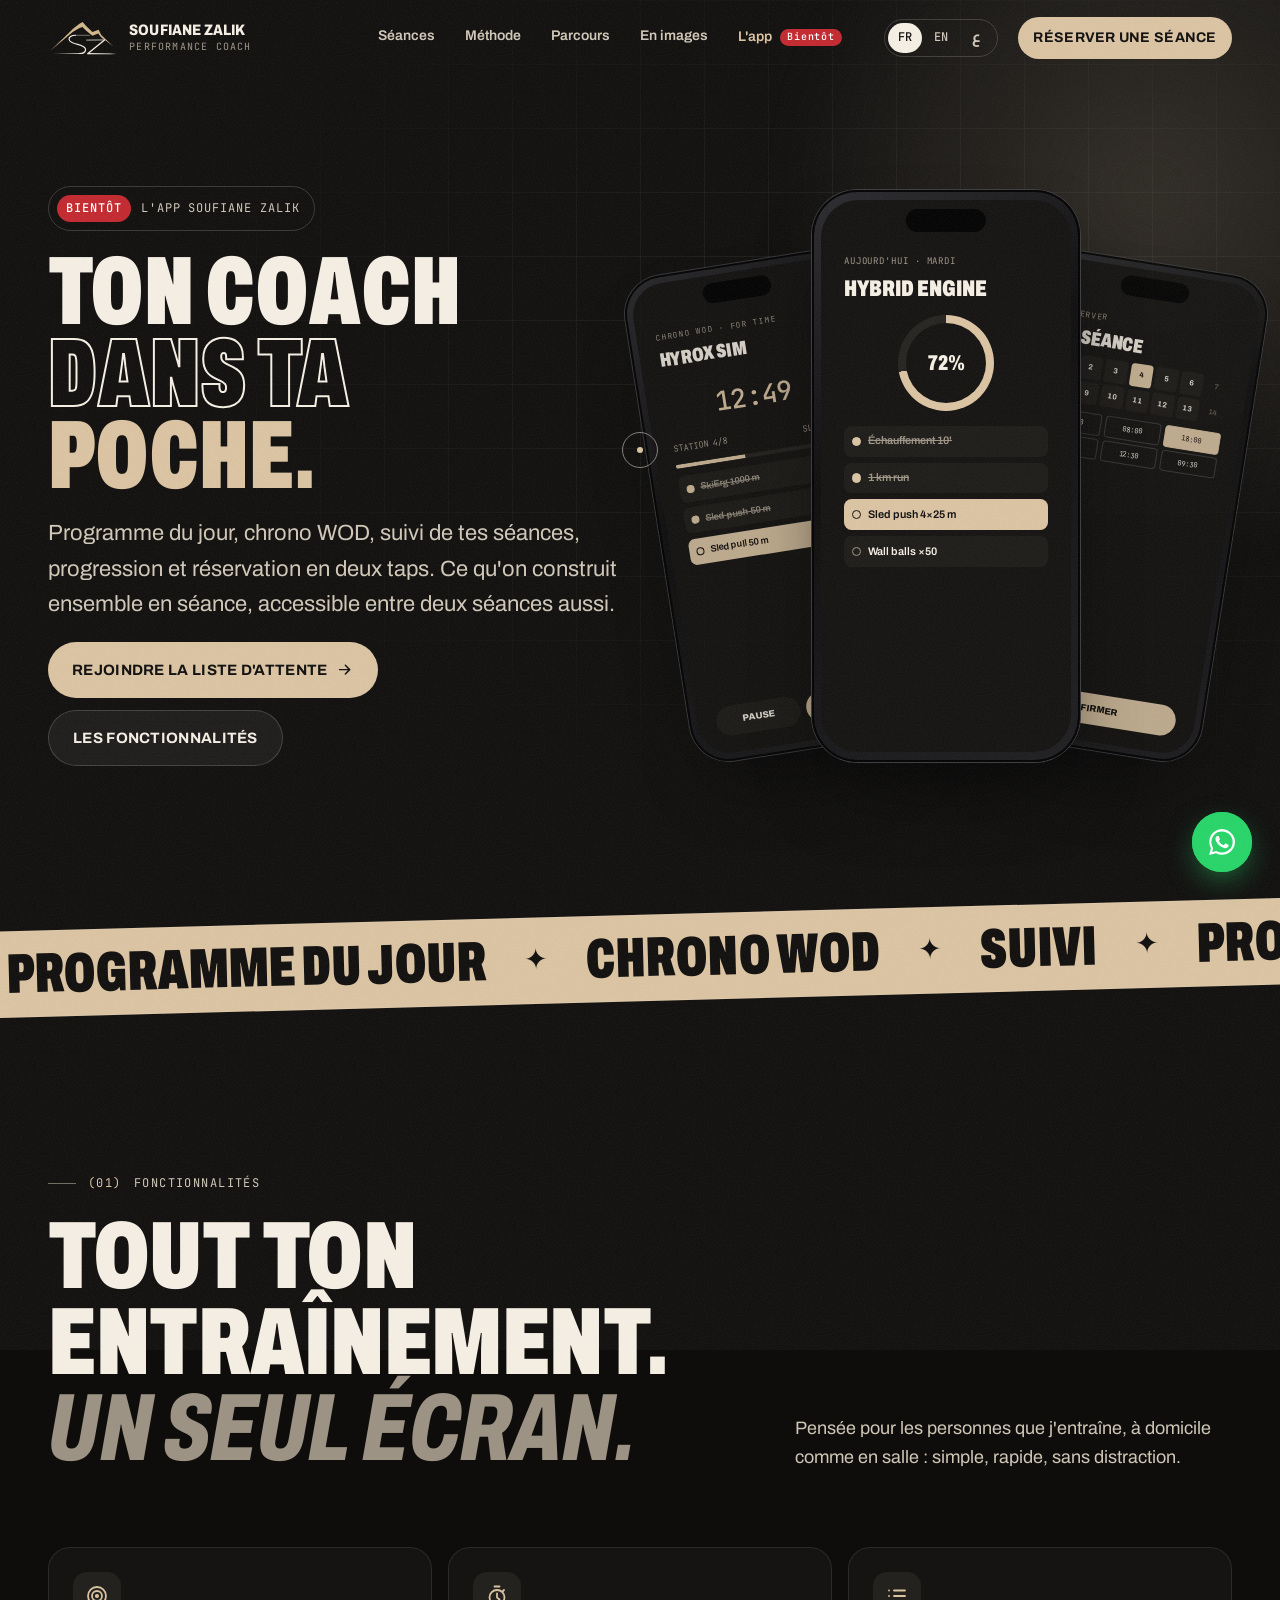
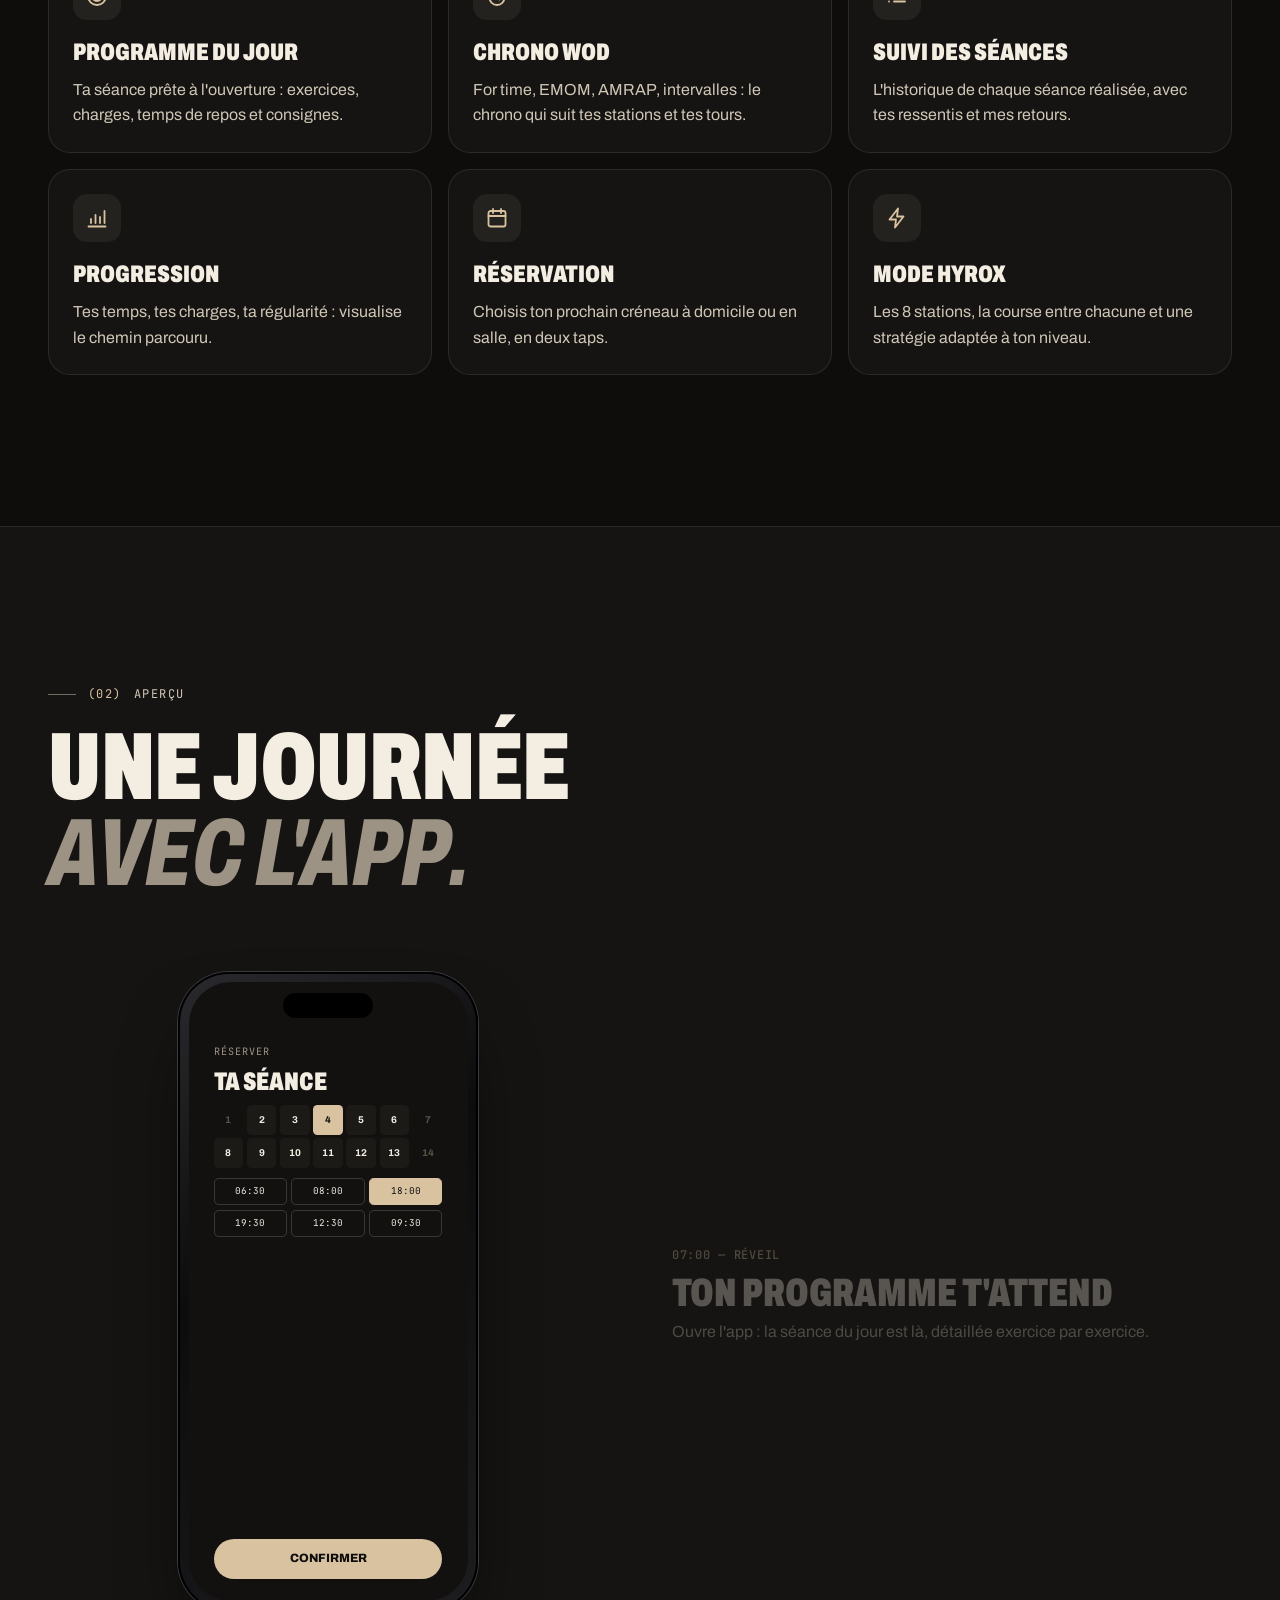
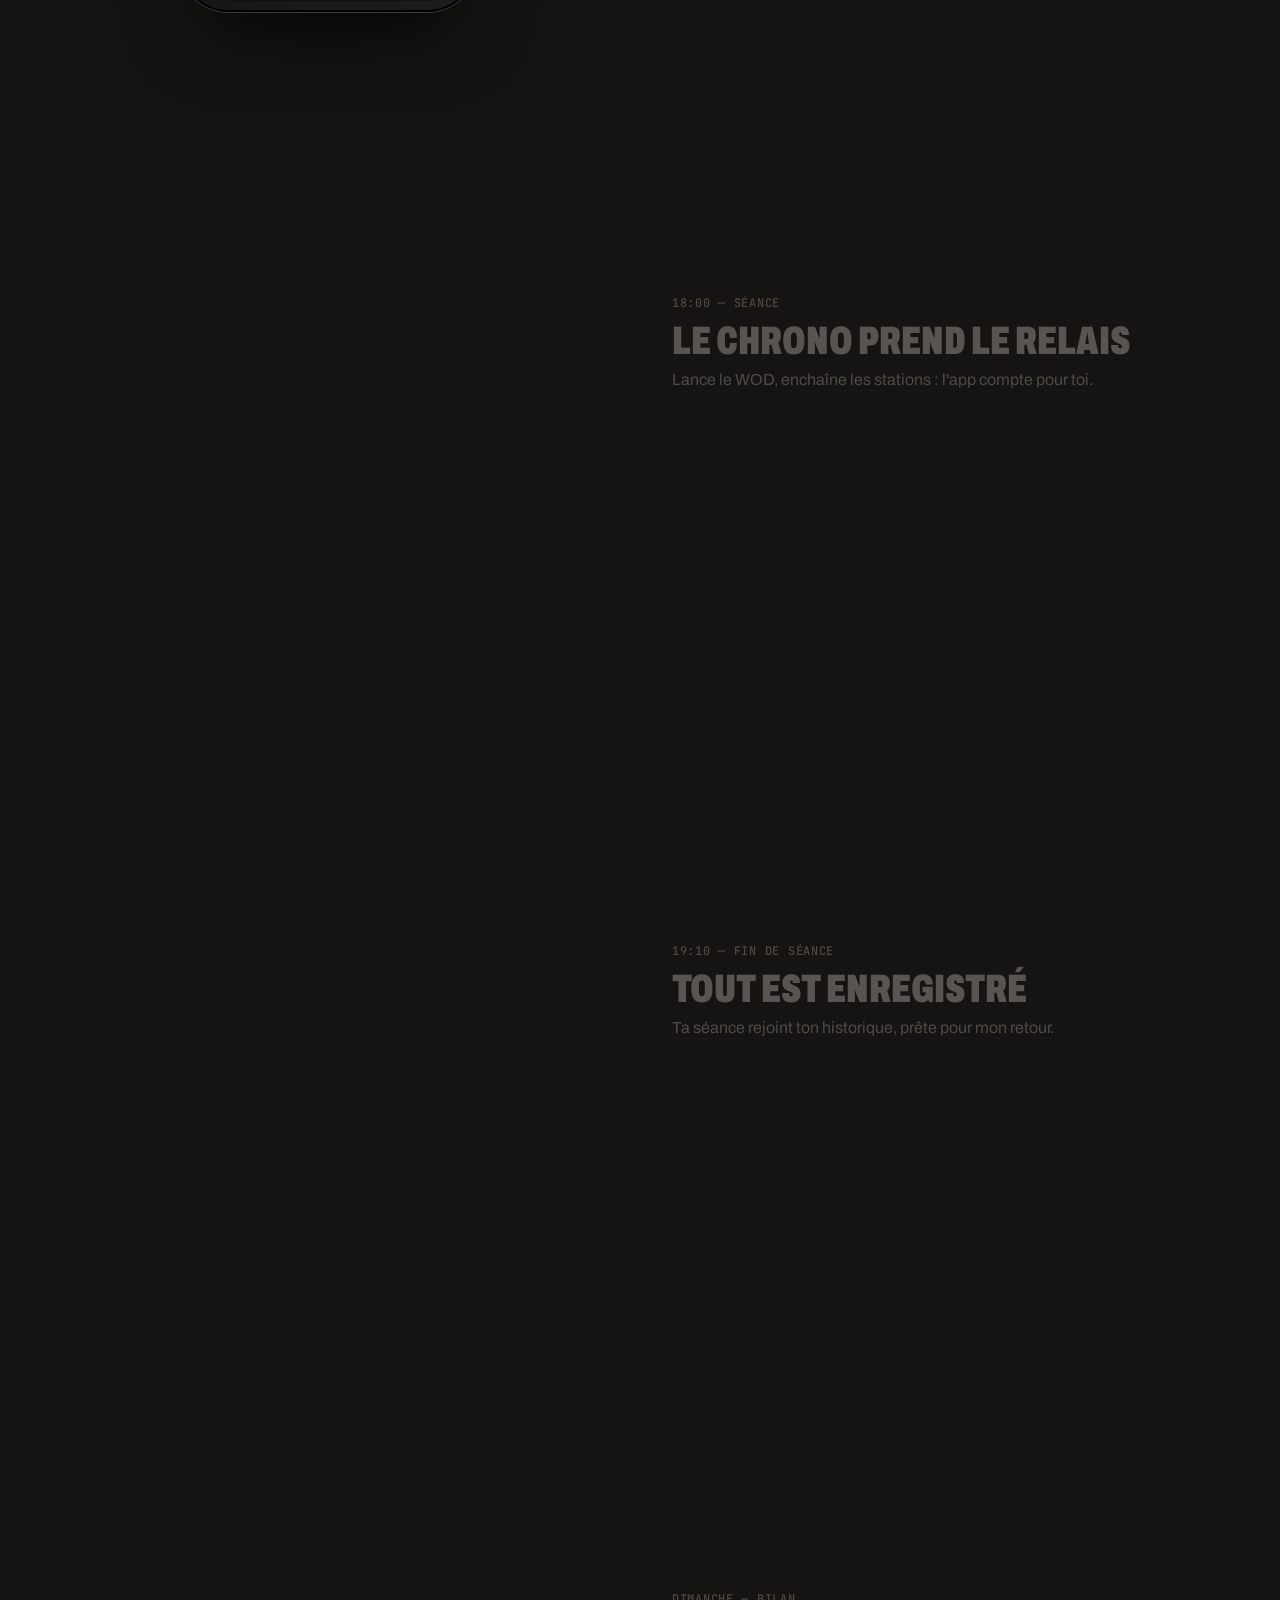
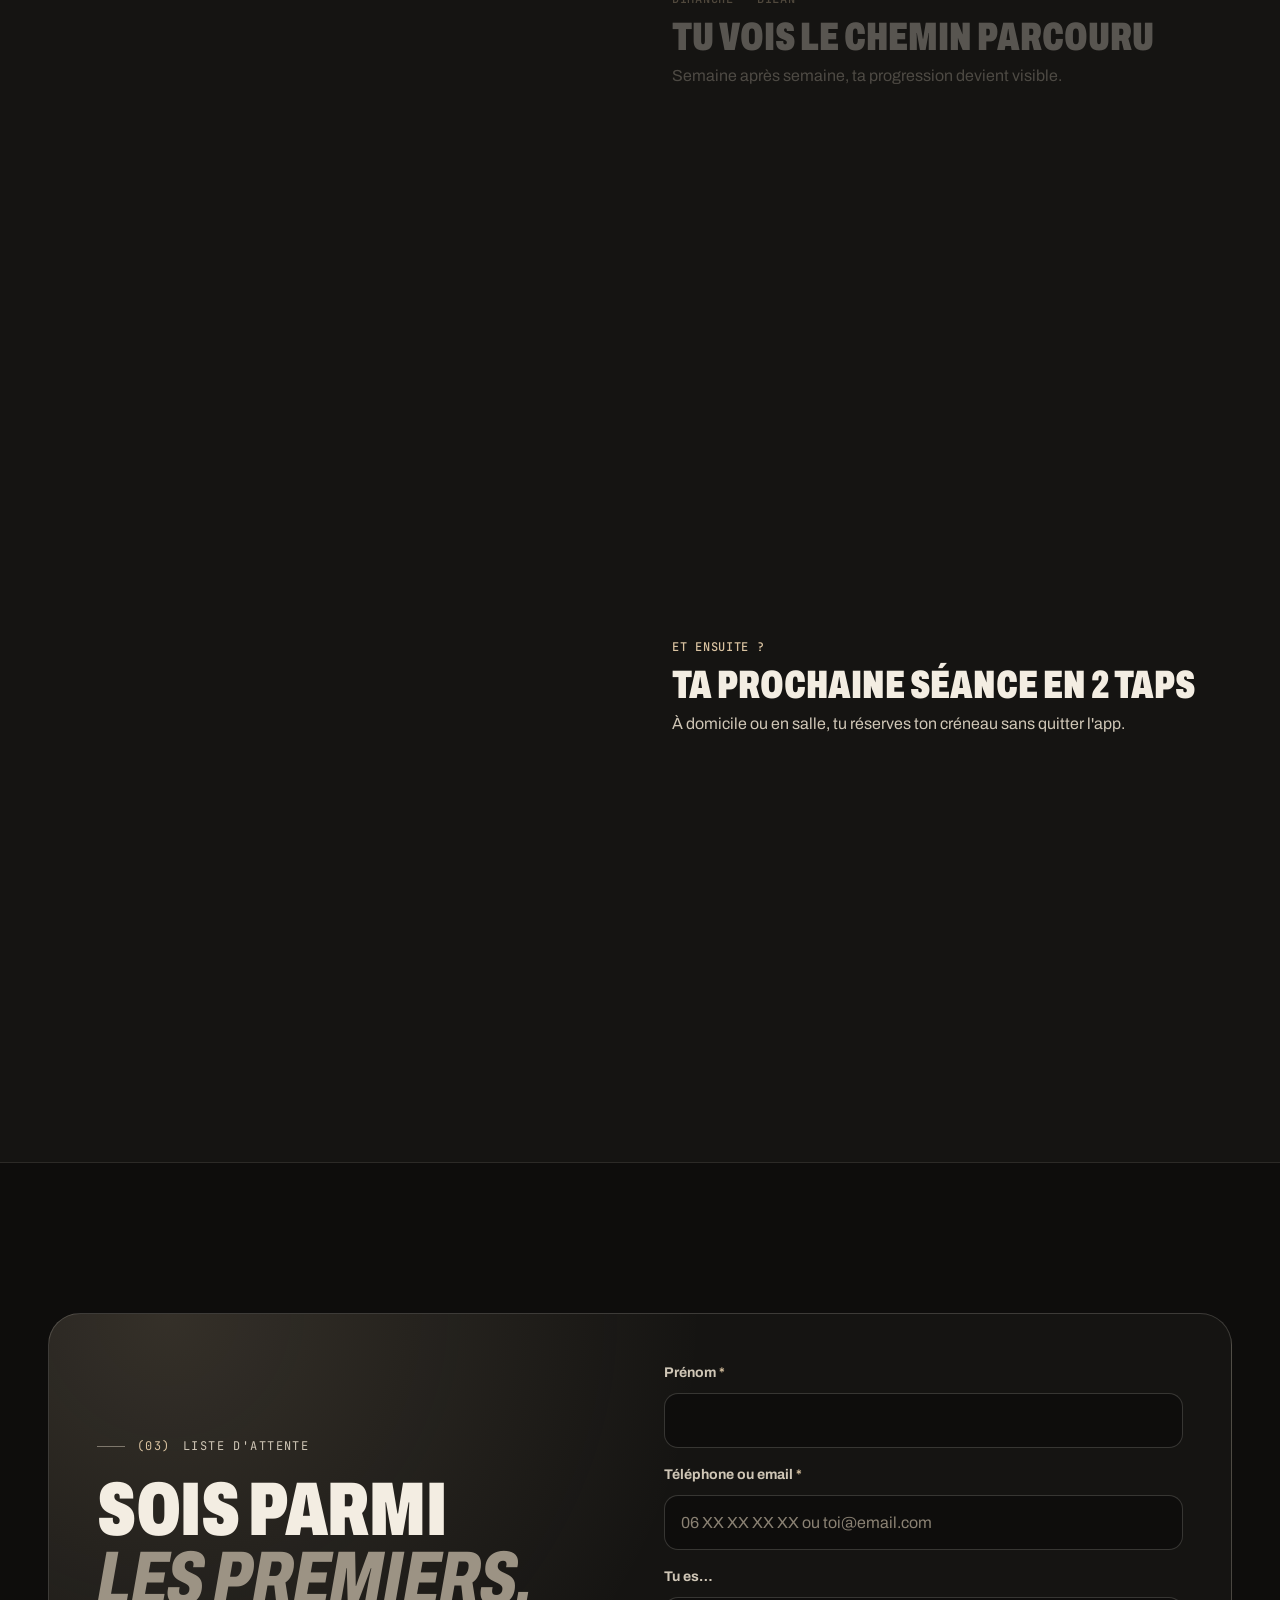
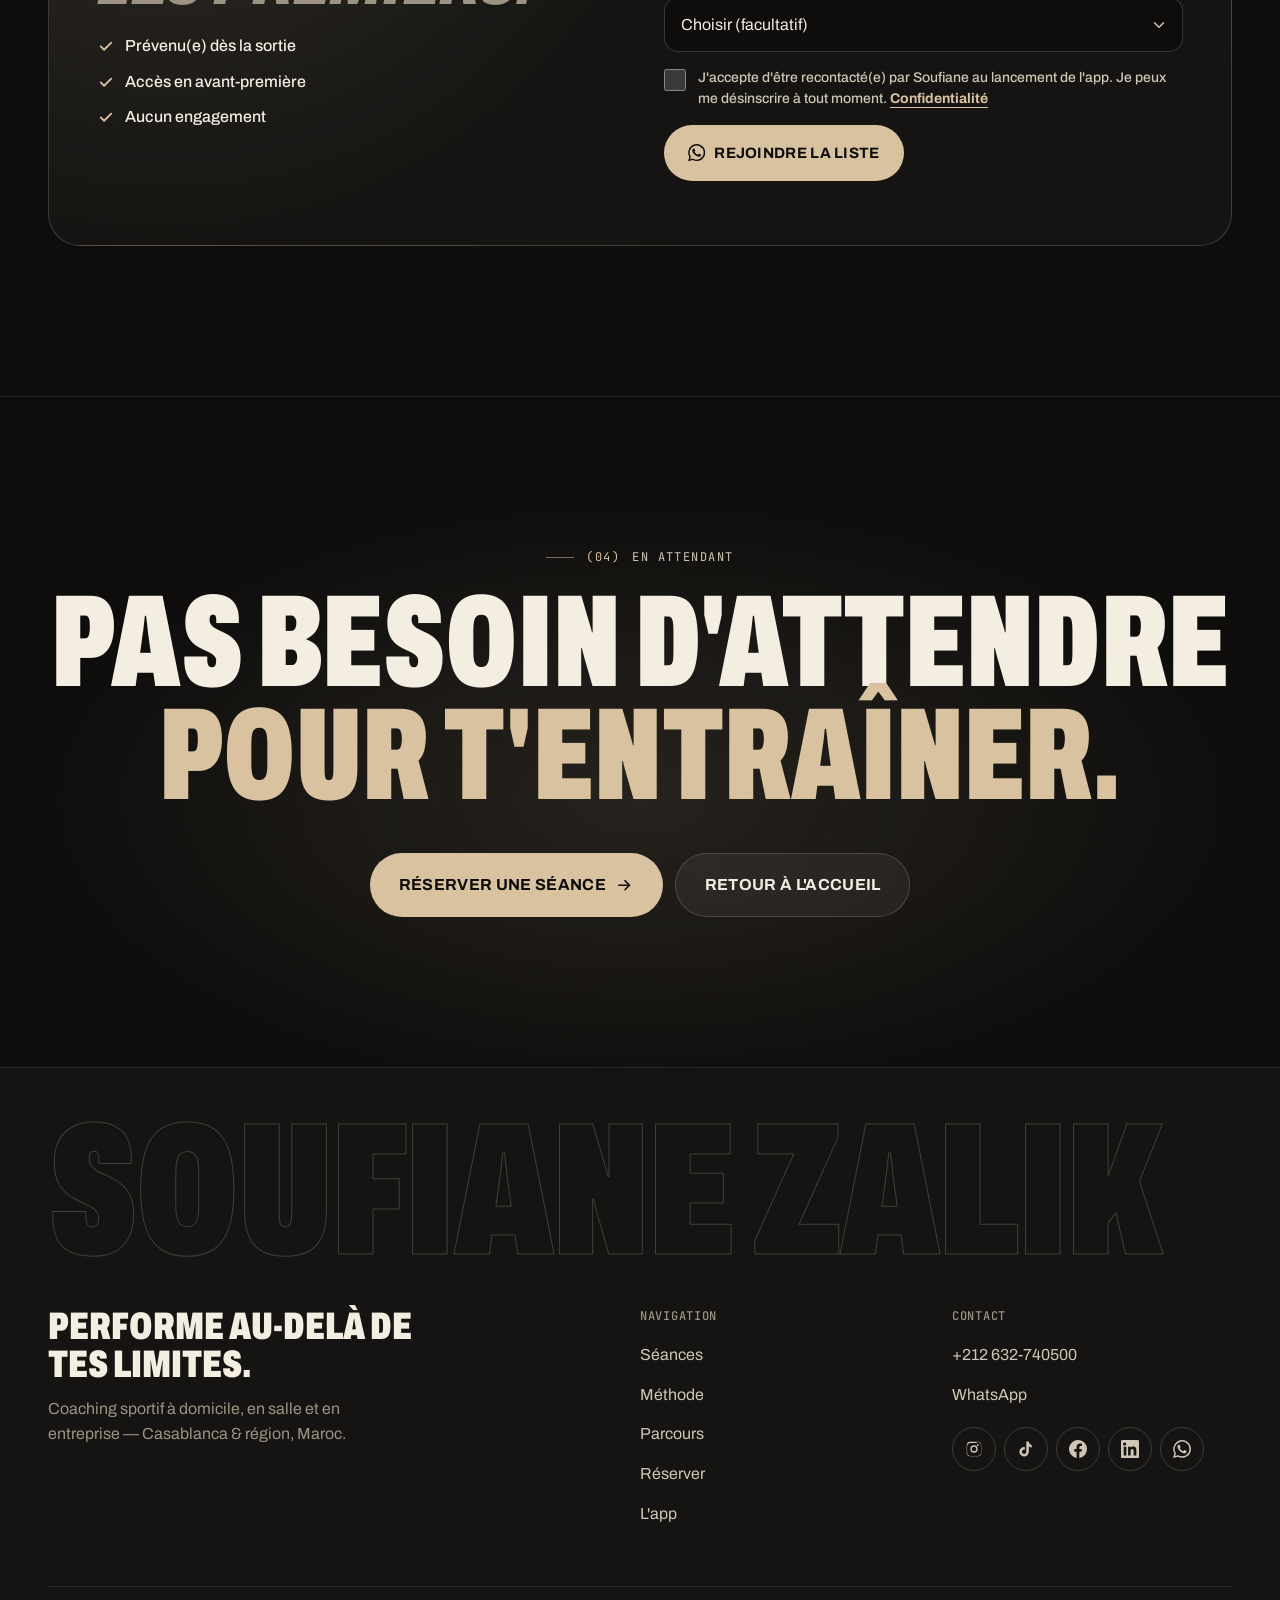
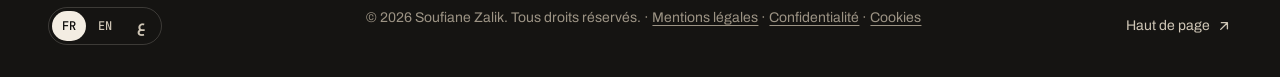
<file: app.html>
<!doctype html>
<html lang="fr">
<head>
  <meta charset="utf-8" />
  <meta http-equiv="Content-Security-Policy" content="default-src 'self'; script-src 'self' 'sha256-WZRJfWvsnNCPcxzZwvyhovnZGqhZaC+8gPGPRbx6wTk='; style-src 'self' 'unsafe-inline'; img-src 'self' data: blob: https://*.goatcounter.com; font-src 'self'; connect-src 'self' https://formspree.io; media-src 'self'; object-src 'none'; base-uri 'self'; form-action 'self'; upgrade-insecure-requests" />
  <meta name="referrer" content="strict-origin-when-cross-origin" />
  <meta name="viewport" content="width=device-width, initial-scale=1, viewport-fit=cover" />
  <title>L'app Soufiane Zalik — Bientôt disponible</title>
  <meta name="description" content="L'app de coaching de Soufiane Zalik arrive : programme du jour, chrono WOD, suivi des séances, progression et réservation en deux taps. Rejoins la liste d'attente." />
  <meta name="robots" content="index, follow" />
  <link rel="canonical" href="https://obiodev.github.io/soufian/app.html" />
  <link rel="alternate" hreflang="fr" href="https://obiodev.github.io/soufian/app.html" />
  <link rel="alternate" hreflang="en" href="https://obiodev.github.io/soufian/en/app.html" />
  <link rel="alternate" hreflang="ar" href="https://obiodev.github.io/soufian/ar/app.html" />
  <link rel="alternate" hreflang="x-default" href="https://obiodev.github.io/soufian/app.html" />
  <meta property="og:type" content="website" />
  <meta property="og:locale" content="fr_MA" />
  <meta property="og:title" content="L'app Soufiane Zalik — Bientôt disponible" />
  <meta property="og:description" content="Ton coach dans ta poche. Rejoins la liste d'attente." />
  <meta property="og:url" content="https://obiodev.github.io/soufian/app.html" />
  <meta property="og:image" content="https://obiodev.github.io/soufian/assets/photos/p02-aug06.jpg" />
  <meta name="twitter:card" content="summary_large_image" />
  <meta name="theme-color" content="#0e0d0c" />
  <meta name="color-scheme" content="dark" />
  <link rel="icon" type="image/svg+xml" href="assets/logo/sz-signature-favicon.svg" />
  <link rel="preload" href="assets/fonts/archivo-normal-latin.woff2" as="font" type="font/woff2" crossorigin />
  <link rel="stylesheet" href="assets/fonts/fonts.css" />
  <link rel="stylesheet" href="styles.css?v=202611261615" />
  <script>document.documentElement.classList.add("js");</script>
  <script type="application/ld+json">
  {
    "@context": "https://schema.org",
    "@type": "WebPage",
    "name": "L'app Soufiane Zalik — Bientôt disponible",
    "description": "Application de coaching à venir : programme du jour, chrono WOD, suivi des séances, progression, réservation.",
    "inLanguage": "fr",
    "author": {
      "@type": "Person",
      "name": "Soufiane Zalik",
      "jobTitle": "HYROX Performance Coach",
      "sameAs": [
        "https://www.instagram.com/soufiane_zalik/",
        "https://www.facebook.com/soufiane.zalik/",
        "https://www.linkedin.com/in/soufiane-zalik-638149248",
        "https://www.tiktok.com/@soufiane_zalik"
      ]
    }
  }
  </script>
</head>
<body class="page-app">
  <a class="skip" href="#main">Aller au contenu</a>
  <!-- ============ SVG SPRITE ============ -->
  <svg width="0" height="0" style="position:absolute" aria-hidden="true" focusable="false">
    <symbol id="i-instagram" viewBox="0 0 24 24"><path fill="currentColor" d="M12 2.2c3.2 0 3.6 0 4.8.1 1.2.1 1.8.2 2.2.4.6.2 1 .5 1.4.9.4.4.7.8.9 1.4.2.4.4 1.1.4 2.2.1 1.3.1 1.6.1 4.8s0 3.6-.1 4.8c-.1 1.2-.2 1.8-.4 2.2-.2.6-.5 1-.9 1.4-.4.4-.8.7-1.4.9-.4.2-1.1.4-2.2.4-1.3.1-1.6.1-4.8.1s-3.6 0-4.8-.1c-1.2-.1-1.8-.2-2.2-.4-.6-.2-1-.5-1.4-.9-.4-.4-.7-.8-.9-1.4-.2-.4-.4-1.1-.4-2.2C2.2 15.6 2.2 15.2 2.2 12s0-3.6.1-4.8c.1-1.2.2-1.8.4-2.2.2-.6.5-1 .9-1.4.4-.4.8-.7 1.4-.9.4-.2 1.1-.4 2.2-.4C8.4 2.2 8.8 2.2 12 2.2zm0 1.8c-3.1 0-3.5 0-4.7.1-1.1.1-1.7.2-2.1.4-.5.2-.9.4-1.2.8-.4.4-.6.7-.8 1.2-.2.4-.3 1-.4 2.1C2.8 9.8 2.8 10.2 2.8 12s0 3.5.1 4.7c.1 1.1.2 1.7.4 2.100.2.5.4.9.8 1.2.4.4.7.6 1.2.8.4.2 1 .3 2.1.4 1.2.1 1.6.1 4.7.1s3.5 0 4.7-.1c1.1-.1 1.7-.2 2.1-.4.5-.2.9-.4 1.2-.8.4-.4.6-.7.8-1.2.2-.4.3-1 .4-2.1.1-1.2.1-1.6.1-4.7s0-3.5-.1-4.7c-.1-1.1-.2-1.7-.4-2.1-.2-.5-.4-.9-.8-1.2-.4-.4-.7-.6-1.2-.8-.4-.2-1-.3-2.1-.4C15.5 4 15.1 4 12 4zm0 3.1a4.900 4.900 0 1 1 0 9.8 4.900 4.900 0 0 1 0-9.8zm0 8a3.1 3.1 0 1 0 0-6.2 3.1 3.1 0 0 0 0 6.2zm6.2-8.2a1.1 1.1 0 1 1-2.3 0 1.1 1.1 0 0 1 2.3 0z"/></symbol>
    <symbol id="i-whatsapp" viewBox="0 0 24 24"><path fill="currentColor" d="M17.5 14.4c-.3-.1-1.8-.9-2-1-.3-.1-.5-.1-.7.1-.2.3-.8 1-.9 1.2-.2.2-.3.2-.6.1-.3-.1-1.300-.5-2.4-1.5-.9-.8-1.5-1.8-1.7-2.1-.2-.3 0-.5.1-.6l.4-.5c.1-.2.2-.3.3-.5.1-.2 0-.4 0-.5l-.9-2.2c-.2-.6-.5-.5-.7-.5h-.6c-.2 0-.5.1-.8.4-.3.3-1 1-1 2.5s1.1 2.9 1.2 3.1c.1.2 2.1 3.2 5.1 4.5.7.3 1.3.5 1.7.6.7.2 1.4.2 1.9.1.6-.1 1.8-.7 2-1.4.2-.7.2-1.3.2-1.4-.1-.2-.3-.3-.6-.4zM12 21.8c-1.8 0-3.5-.5-5-1.4l-.4-.2-3.7 1 1-3.6-.2-.4A9.8 9.8 0 1 1 12 21.8zm8.4-18.2A11.8 11.8 0 0 0 1.8 17.8L.1 24l6.4-1.7A11.8 11.8 0 0 0 24 12c0-3.2-1.2-6.1-3.6-8.4z"/></symbol>
    <symbol id="i-phone" viewBox="0 0 24 24"><path fill="currentColor" d="M6.6 10.8a15.1 15.1 0 0 0 6.6 6.6l2.2-2.2c.3-.3.7-.4 1-.2 1.1.4 2.3.6 3.6.6.6 0 1 .4 1 1V20c0 .6-.4 1-1 1A17 17 0 0 1 3 4c0-.6.4-1 1-1h3.5c.6 0 1 .4 1 1 0 1.3.2 2.5.6 3.6.1.3 0 .7-.2 1l-2.3 2.2z"/></symbol>
    <symbol id="i-tiktok" viewBox="0 0 24 24"><path fill="currentColor" d="M19.6 6.7a4.8 4.8 0 0 1-3.8-4.2V2h-3.4v13.7a2.9 2.9 0 1 1-2-2.8V9.4a6.3 6.3 0 1 0 5.4 6.3V8.8a8.2 8.2 0 0 0 3.8 1.2V6.7z"/></symbol>
    <symbol id="i-facebook" viewBox="0 0 24 24"><path fill="currentColor" d="M24 12a12 12 0 1 0-13.9 11.900v-8.400H7.1V12h3V9.4c0-3 1.8-4.700 4.5-4.700 1.3 0 2.7.2 2.7.2v3h-1.5c-1.5 0-2 .9-2 1.900V12h3.400l-.5 3.5h-2.900v8.400A12 12 0 0 0 24 12z"/></symbol>
    <symbol id="i-linkedin" viewBox="0 0 24 24"><path fill="currentColor" d="M20.4 20.5h-3.6v-5.6c0-1.3 0-3-1.8-3s-2.1 1.4-2.1 2.9v5.7H9.4V9h3.4v1.6c.5-.9 1.6-1.8 3.4-1.8 3.6 0 4.3 2.4 4.3 5.5v6.2zM5.3 7.4a2.1 2.1 0 1 1 0-4.1 2.1 2.1 0 0 1 0 4.1zM7.1 20.5H3.6V9h3.5v11.5zM22.2 0H1.8C.8 0 0 .8 0 1.7v20.6c0 .9.8 1.7 1.8 1.7h20.4c1 0 1.8-.8 1.8-1.7V1.7C24 .8 23.2 0 22.2 0z"/></symbol>
    <symbol id="i-arrow" viewBox="0 0 24 24"><path fill="none" stroke="currentColor" stroke-width="2" stroke-linecap="round" stroke-linejoin="round" d="M5 12h14M13 6l6 6-6 6"/></symbol>
    <symbol id="i-arrow-ne" viewBox="0 0 24 24"><path fill="none" stroke="currentColor" stroke-width="2" stroke-linecap="round" stroke-linejoin="round" d="M7 17 17 7M8 7h9v9"/></symbol>
    <symbol id="i-chev-l" viewBox="0 0 24 24"><path fill="none" stroke="currentColor" stroke-width="2" stroke-linecap="round" stroke-linejoin="round" d="m15 6-6 6 6 6"/></symbol>
    <symbol id="i-chev-r" viewBox="0 0 24 24"><path fill="none" stroke="currentColor" stroke-width="2" stroke-linecap="round" stroke-linejoin="round" d="m9 6 6 6-6 6"/></symbol>
    <symbol id="i-check" viewBox="0 0 24 24"><path fill="none" stroke="currentColor" stroke-width="2.4" stroke-linecap="round" stroke-linejoin="round" d="m5 12.5 4.5 4.5L19 7.5"/></symbol>
    <symbol id="i-home" viewBox="0 0 24 24"><path fill="none" stroke="currentColor" stroke-width="1.8" stroke-linejoin="round" d="M3.5 10.5 12 3.5l8.5 7V20a1 1 0 0 1-1 1h-5v-6h-5v6h-5a1 1 0 0 1-1-1z"/></symbol>
    <symbol id="i-dumbbell" viewBox="0 0 24 24"><path fill="none" stroke="currentColor" stroke-width="1.8" stroke-linecap="round" d="M2.5 12h2M19.5 12h2M7 12h10M4.5 8.5v7M7 6.5v11M17 6.5v11M19.5 8.5v7"/></symbol>
    <symbol id="i-bolt" viewBox="0 0 24 24"><path fill="none" stroke="currentColor" stroke-width="1.8" stroke-linejoin="round" d="M13 2.5 4.5 13.5H11L10 21.5l8.5-11H12z"/></symbol>
    <symbol id="i-glove" viewBox="0 0 24 24"><path fill="none" stroke="currentColor" stroke-width="1.8" stroke-linejoin="round" d="M7 21h9v-3.5c2-1 3.5-3 3.5-5.5V8a3 3 0 0 0-3-3h-1.5V4.5A1.5 1.5 0 0 0 13.5 3h-5A3.5 3.5 0 0 0 5 6.5V10a3 3 0 0 0 2 2.8V21zM15 5v4.5M5.2 9.5H11"/></symbol>
    <symbol id="i-users" viewBox="0 0 24 24"><path fill="none" stroke="currentColor" stroke-width="1.8" stroke-linecap="round" d="M9 11a3.5 3.5 0 1 0 0-7 3.5 3.5 0 0 0 0 7zM2.5 20c.6-3.4 3.200-5.500 6.5-5.500s5.9 2.100 6.5 5.500M16 4.3a3.5 3.5 0 0 1 0 6.400M18 14.800c1.900.7 3.200 2.500 3.500 5.200"/></symbol>
    <symbol id="i-target" viewBox="0 0 24 24"><g fill="none" stroke="currentColor" stroke-width="1.8"><circle cx="12" cy="12" r="9"/><circle cx="12" cy="12" r="5"/><circle cx="12" cy="12" r="1.2" fill="currentColor"/></g></symbol>
    <symbol id="i-calendar" viewBox="0 0 24 24"><g fill="none" stroke="currentColor" stroke-width="1.8" stroke-linecap="round"><rect x="3.5" y="5" width="17" height="15.5" rx="2"/><path d="M3.5 10h17M8 3v4M16 3v4"/></g></symbol>
    <symbol id="i-pin" viewBox="0 0 24 24"><path fill="none" stroke="currentColor" stroke-width="1.8" d="M12 21s-6.5-6.300-6.5-11.200a6.5 6.5 0 0 1 13 0C18.5 14.700 12 21 12 21z"/><circle cx="12" cy="9.800" r="2.300" fill="none" stroke="currentColor" stroke-width="1.8"/></symbol>
    <symbol id="i-pause" viewBox="0 0 24 24"><path fill="currentColor" d="M7 5h3.5v14H7zM13.5 5H17v14h-3.5z"/></symbol>
    <symbol id="i-play" viewBox="0 0 24 24"><path fill="currentColor" d="M8 5.5v13l10.5-6.5z"/></symbol>
    <symbol id="i-plus" viewBox="0 0 24 24"><path fill="none" stroke="currentColor" stroke-width="2" stroke-linecap="round" d="M12 5v14M5 12h14"/></symbol>
    <symbol id="i-timer" viewBox="0 0 24 24"><g fill="none" stroke="currentColor" stroke-width="1.8" stroke-linecap="round"><circle cx="12" cy="13.5" r="7.5"/><path d="M12 9.5v4l2.5 2M9.5 2.5h5M19 6l-1.5 1.5"/></g></symbol>
    <symbol id="i-chart" viewBox="0 0 24 24"><path fill="none" stroke="currentColor" stroke-width="1.8" stroke-linecap="round" stroke-linejoin="round" d="M3.5 20.5h17M6 17v-4M10.5 17V9M15 17v-6M19.5 17V5"/></symbol>
    <symbol id="i-list" viewBox="0 0 24 24"><path fill="none" stroke="currentColor" stroke-width="1.8" stroke-linecap="round" d="M9 6.5h11M9 12h11M9 17.5h11M4 6.5h.01M4 12h.01M4 17.5h.01"/></symbol>
  </svg>

  <div class="cursor" aria-hidden="true"><span class="cursor__dot"></span><span class="cursor__ring"></span></div>
  <div class="progress" id="progress" aria-hidden="true"></div>

  <header class="nav" id="nav">
    <div class="nav__inner">
      <a class="brand" href="index.html" aria-label="Soufiane Zalik — accueil">
        <span class="brand__mark" aria-hidden="true"><img src="assets/logo/sz-signature.svg" alt="" width="71" height="38" /></span>
        <span class="brand__name">Soufiane Zalik<small>Performance Coach</small></span>
      </a>
      <nav class="nav__menu" id="navMenu" aria-label="Navigation principale">
        <ul class="nav__links">
          <li><a href="index.html#offres"><span class="nav__num">01</span>Séances</a></li>
          <li><a href="index.html#methode"><span class="nav__num">02</span>Méthode</a></li>
          <li><a href="index.html#parcours"><span class="nav__num">03</span>Parcours</a></li>
          <li><a href="index.html#instagram"><span class="nav__num">04</span>En images</a></li>
          <li><a href="app.html" class="is-active" aria-current="page"><span class="nav__num">05</span>L'app <span class="tag-soon">Bientôt</span></a></li>
        </ul>
        <div class="nav__menu-foot">
          <nav class="lang-switch lang-switch--menu" aria-label="Langue"><a href="app.html" hreflang="fr" lang="fr" title="Français" aria-current="true">FR</a><a href="en/app.html" hreflang="en" lang="en" title="English">EN</a><a href="ar/app.html" hreflang="ar" lang="ar" title="العربية">ع</a></nav>
          <a class="btn btn--volt btn--lg" href="index.html#reserver">Réserver une séance <svg class="ico" aria-hidden="true"><use href="#i-arrow"/></svg></a>
          <a class="nav__phone" href="tel:+212632740500"><svg class="ico" aria-hidden="true"><use href="#i-phone"/></svg>+212 632-740500</a>
          <div class="socials" data-socials></div>
        </div>
      </nav>
      <nav class="lang-switch lang-switch--bar" aria-label="Langue"><a href="app.html" hreflang="fr" lang="fr" title="Français" aria-current="true">FR</a><a href="en/app.html" hreflang="en" lang="en" title="English">EN</a><a href="ar/app.html" hreflang="ar" lang="ar" title="العربية">ع</a></nav>
      <a class="btn btn--volt nav__cta magnetic" href="index.html#reserver">Réserver<span class="hide-sm">&nbsp;une séance</span></a>
      <button class="burger" id="burger" type="button" aria-expanded="false" aria-controls="navMenu">
        <span class="sr-only">Menu</span><span class="burger__l" aria-hidden="true"></span><span class="burger__l" aria-hidden="true"></span>
      </button>
    </div>
  </header>

  <main id="main">
    <!-- HERO -->
    <section class="app-hero" id="top" aria-labelledby="app-title">
      <div class="hero__bg" aria-hidden="true"><span class="hero__grid"></span><span class="hero__glow"></span></div>
      <div class="wrap app-hero__inner">
        <div class="app-hero__text">
          <p class="soon-pill" data-reveal><b>Bientôt</b>L'app Soufiane Zalik</p>
          <h1 class="app-hero__title" id="app-title" data-reveal>Ton coach<br /><span class="u-outline">dans ta</span><br /><span class="u-volt">poche.</span></h1>
          <p class="app-hero__lead" data-reveal>Programme du jour, chrono WOD, suivi de tes séances, progression et réservation en deux taps. Ce qu'on construit ensemble en séance, accessible entre deux séances aussi.</p>
          <div class="hero__ctas" data-reveal>
            <a class="btn btn--volt btn--lg magnetic" href="#liste-attente">Rejoindre la liste d'attente <svg class="ico" aria-hidden="true"><use href="#i-arrow"/></svg></a>
            <a class="btn btn--ghost btn--lg" href="#fonctionnalites">Les fonctionnalités</a>
          </div>
        </div>

        <div class="phones" aria-hidden="true" data-reveal>
          <div class="phone phone--l">
            <div class="phone__screen">
              <div class="scr scr--timer">
                <p class="scr__k">Chrono WOD · For time</p>
                <p class="scr__h">Hyrox Sim</p>
                <p class="scr__timer" data-timer>12:47</p>
                <div class="scr__round"><span>Station 4/8</span><span>Sled pull</span></div>
                <div class="scr__bar"><span></span></div>
                <ul class="scr__list">
                  <li class="done"><i></i>SkiErg 1000 m</li>
                  <li class="done"><i></i>Sled push 50 m</li>
                  <li class="on"><i></i>Sled pull 50 m</li>
                </ul>
                <div class="scr__btns"><span>Pause</span><span>Lap</span></div>
              </div>
            </div>
          </div>
          <div class="phone phone--c">
            <div class="phone__screen">
              <div class="scr scr--today">
                <p class="scr__k">Aujourd'hui · Mardi</p>
                <p class="scr__h">Hybrid Engine</p>
                <div class="scr__ring"><span>72%</span></div>
                <ul class="scr__list">
                  <li class="done"><i></i>Échauffement 10'</li>
                  <li class="done"><i></i>1 km run</li>
                  <li class="on"><i></i>Sled push 4×25 m</li>
                  <li><i></i>Wall balls ×50</li>
                </ul>
              </div>
            </div>
          </div>
          <div class="phone phone--r">
            <div class="phone__screen">
              <div class="scr scr--book">
                <p class="scr__k">Réserver</p>
                <p class="scr__h">Ta séance</p>
                <div class="scr__cal">
                  <span class="off">1</span><span>2</span><span>3</span><span class="sel">4</span><span>5</span><span>6</span><span class="off">7</span>
                  <span>8</span><span>9</span><span>10</span><span>11</span><span>12</span><span>13</span><span class="off">14</span>
                </div>
                <div class="scr__slots"><span>06:30</span><span>08:00</span><span class="sel">18:00</span><span>19:30</span><span>12:30</span><span>09:30</span></div>
                <div class="scr__cta">Confirmer</div>
              </div>
            </div>
          </div>
        </div>
      </div>
    </section>

    <div class="marquee" aria-hidden="true">
      <div class="marquee__track">
        <span>Programme du jour</span><i>✦</i><span>Chrono WOD</span><i>✦</i><span>Suivi</span><i>✦</i><span>Progression</span><i>✦</i><span>Réservation</span><i>✦</i>
        <span>Programme du jour</span><i>✦</i><span>Chrono WOD</span><i>✦</i><span>Suivi</span><i>✦</i><span>Progression</span><i>✦</i><span>Réservation</span><i>✦</i>
      </div>
    </div>

    <!-- FEATURES -->
    <section class="section" id="fonctionnalites" aria-labelledby="feat-title">
      <div class="wrap">
        <header class="sec-head sec-head--split">
          <div>
            <p class="eyebrow" data-reveal><span>(01)</span> Fonctionnalités</p>
            <h2 class="display-2" id="feat-title" data-reveal>Tout ton entraînement.<br /><em>Un seul écran.</em></h2>
          </div>
          <p class="sec-head__aside" data-reveal>Pensée pour les personnes que j'entraîne, à domicile comme en salle&nbsp;: simple, rapide, sans distraction.</p>
        </header>
        <div class="features">
          <article class="feature" data-reveal><span class="feature__ico" aria-hidden="true"><svg><use href="#i-target"/></svg></span><h3>Programme du jour</h3><p>Ta séance prête à l'ouverture&nbsp;: exercices, charges, temps de repos et consignes.</p></article>
          <article class="feature" data-reveal><span class="feature__ico" aria-hidden="true"><svg><use href="#i-timer"/></svg></span><h3>Chrono WOD</h3><p>For time, EMOM, AMRAP, intervalles&nbsp;: le chrono qui suit tes stations et tes tours.</p></article>
          <article class="feature" data-reveal><span class="feature__ico" aria-hidden="true"><svg><use href="#i-list"/></svg></span><h3>Suivi des séances</h3><p>L'historique de chaque séance réalisée, avec tes ressentis et mes retours.</p></article>
          <article class="feature" data-reveal><span class="feature__ico" aria-hidden="true"><svg><use href="#i-chart"/></svg></span><h3>Progression</h3><p>Tes temps, tes charges, ta régularité&nbsp;: visualise le chemin parcouru.</p></article>
          <article class="feature" data-reveal><span class="feature__ico" aria-hidden="true"><svg><use href="#i-calendar"/></svg></span><h3>Réservation</h3><p>Choisis ton prochain créneau à domicile ou en salle, en deux taps.</p></article>
          <article class="feature" data-reveal><span class="feature__ico" aria-hidden="true"><svg><use href="#i-bolt"/></svg></span><h3>Mode HYROX</h3><p>Les 8 stations, la course entre chacune et une stratégie adaptée à ton niveau.</p></article>
        </div>
      </div>
    </section>

    <!-- TOUR -->
    <section class="section tour" id="tour" aria-labelledby="tour-title">
      <div class="wrap">
        <header class="sec-head">
          <p class="eyebrow" data-reveal><span>(02)</span> Aperçu</p>
          <h2 class="display-2" id="tour-title" data-reveal>Une journée<br /><em>avec l'app.</em></h2>
        </header>
        <div class="tour__inner">
          <div class="tour__stage">
            <div class="phone tour__phone" aria-hidden="true">
              <div class="phone__screen">
                <div class="scr scr--today" data-screen="today">
                  <p class="scr__k">Aujourd'hui · Mardi</p>
                  <p class="scr__h">Hybrid Engine</p>
                  <div class="scr__ring"><span>72%</span></div>
                  <ul class="scr__list">
                    <li class="done"><i></i>Échauffement 10'</li>
                    <li class="done"><i></i>1 km run</li>
                    <li class="on"><i></i>Sled push 4×25 m</li>
                    <li><i></i>Wall balls ×50</li>
                  </ul>
                </div>
                <div class="scr scr--timer" data-screen="timer">
                  <p class="scr__k">Chrono WOD · For time</p>
                  <p class="scr__h">Hyrox Sim</p>
                  <p class="scr__timer" data-timer>12:47</p>
                  <div class="scr__round"><span>Station 4/8</span><span>Sled pull</span></div>
                  <div class="scr__bar"><span></span></div>
                  <ul class="scr__list"><li class="done"><i></i>SkiErg 1000 m</li><li class="on"><i></i>Sled pull 50 m</li></ul>
                  <div class="scr__btns"><span>Pause</span><span>Lap</span></div>
                </div>
                <div class="scr" data-screen="sessions">
                  <p class="scr__k">Suivi</p>
                  <p class="scr__h">Mes séances</p>
                  <ul class="scr__sess">
                    <li><span class="d">12<small>NOV</small></span><span><b>Force &amp; sled</b><em>En salle</em></span><span class="ok"></span></li>
                    <li><span class="d">14<small>NOV</small></span><span><b>Boxe &amp; cardio</b><em>À domicile</em></span><span class="ok"></span></li>
                    <li><span class="d">16<small>NOV</small></span><span><b>Compromised run</b><em>En salle</em></span><span class="ok"></span></li>
                    <li><span class="d">18<small>NOV</small></span><span><b>Hybrid Engine</b><em>Prévue</em></span><span class="ok next"></span></li>
                  </ul>
                </div>
                <div class="scr" data-screen="progress">
                  <p class="scr__k">Progression</p>
                  <p class="scr__h">8 semaines</p>
                  <div class="scr__chart"><span style="--h:30%"></span><span style="--h:42%"></span><span style="--h:38%"></span><span style="--h:55%"></span><span style="--h:60%"></span><span style="--h:58%"></span><span style="--h:74%"></span><span class="hi" style="--h:88%"></span></div>
                  <div class="scr__kpis"><div><b>Run</b><small>Temps au km</small></div><div><b>Force</b><small>Charges</small></div></div>
                  <p class="scr__note">Aperçu — données d'exemple</p>
                </div>
                <div class="scr scr--book" data-screen="book">
                  <p class="scr__k">Réserver</p>
                  <p class="scr__h">Ta séance</p>
                  <div class="scr__cal">
                    <span class="off">1</span><span>2</span><span>3</span><span class="sel">4</span><span>5</span><span>6</span><span class="off">7</span>
                    <span>8</span><span>9</span><span>10</span><span>11</span><span>12</span><span>13</span><span class="off">14</span>
                  </div>
                  <div class="scr__slots"><span>06:30</span><span>08:00</span><span class="sel">18:00</span><span>19:30</span><span>12:30</span><span>09:30</span></div>
                  <div class="scr__cta">Confirmer</div>
                </div>
              </div>
            </div>
            <div class="tour__tabs" role="tablist" aria-label="Écrans de l'app">
              <button type="button" class="tour__tab" role="tab" data-screen="today" aria-controls="ti-today">Programme</button>
              <button type="button" class="tour__tab" role="tab" data-screen="timer" aria-controls="ti-timer">Chrono</button>
              <button type="button" class="tour__tab" role="tab" data-screen="sessions" aria-controls="ti-sessions">Suivi</button>
              <button type="button" class="tour__tab" role="tab" data-screen="progress" aria-controls="ti-progress">Progression</button>
              <button type="button" class="tour__tab" role="tab" data-screen="book" aria-controls="ti-book">Réservation</button>
            </div>
          </div>
          <ol class="tour__list">
            <li class="tour__item" id="ti-today" data-screen="today"><p class="mono">07:00 — Réveil</p><h3>Ton programme t'attend</h3><p>Ouvre l'app&nbsp;: la séance du jour est là, détaillée exercice par exercice.</p></li>
            <li class="tour__item" id="ti-timer" data-screen="timer"><p class="mono">18:00 — Séance</p><h3>Le chrono prend le relais</h3><p>Lance le WOD, enchaîne les stations&nbsp;: l'app compte pour toi.</p></li>
            <li class="tour__item" id="ti-sessions" data-screen="sessions"><p class="mono">19:10 — Fin de séance</p><h3>Tout est enregistré</h3><p>Ta séance rejoint ton historique, prête pour mon retour.</p></li>
            <li class="tour__item" id="ti-progress" data-screen="progress"><p class="mono">Dimanche — Bilan</p><h3>Tu vois le chemin parcouru</h3><p>Semaine après semaine, ta progression devient visible.</p></li>
            <li class="tour__item" id="ti-book" data-screen="book"><p class="mono">Et ensuite&nbsp;?</p><h3>Ta prochaine séance en 2 taps</h3><p>À domicile ou en salle, tu réserves ton créneau sans quitter l'app.</p></li>
          </ol>
        </div>
      </div>
    </section>

    <!-- WAITLIST -->
    <section class="section waitlist-sec" id="liste-attente" aria-labelledby="wl-title">
      <div class="wrap">
        <div class="waitlist" data-reveal>
          <div>
            <p class="eyebrow"><span>(03)</span> Liste d'attente</p>
            <h2 class="display-3" id="wl-title">Sois parmi<br /><em>les premiers.</em></h2>
            <ul class="ticks waitlist__perks">
              <li><svg class="ico" aria-hidden="true"><use href="#i-check"/></svg>Prévenu(e) dès la sortie</li>
              <li><svg class="ico" aria-hidden="true"><use href="#i-check"/></svg>Accès en avant-première</li>
              <li><svg class="ico" aria-hidden="true"><use href="#i-check"/></svg>Aucun engagement</li>
            </ul>
          </div>
          <form class="waitlist__form" id="waitlistForm" novalidate>
            <div class="field">
              <label for="w-prenom">Prénom <span aria-hidden="true">*</span></label>
              <input id="w-prenom" name="prenom" type="text" autocomplete="given-name" required aria-required="true" aria-describedby="w-err-prenom" maxlength="60" />
              <p class="wz-error" id="w-err-prenom" role="alert"></p>
            </div>
            <div class="field">
              <label for="w-contact">Téléphone ou email <span aria-hidden="true">*</span></label>
              <input id="w-contact" name="contact" type="text" autocomplete="tel" required aria-required="true" aria-describedby="w-err-contact" placeholder="06 XX XX XX XX ou toi@email.com" maxlength="100" />
              <p class="wz-error" id="w-err-contact" role="alert"></p>
            </div>
            <div class="field">
              <label for="w-profil">Tu es…</label>
              <select id="w-profil" name="profil">
                <option value="">Choisir (facultatif)</option>
                <option>Déjà coaché(e) par Soufiane</option>
                <option>Intéressé(e) par le coaching</option>
                <option>Athlète HYROX / hybride</option>
                <option>Simplement curieux(se)</option>
              </select>
            </div>
            <div class="field consent">
              <label class="consent__label"><input id="w-consent" name="consent" type="checkbox" required aria-required="true" aria-describedby="w-err-consent" /><span>J'accepte d'être recontacté(e) par Soufiane au lancement de l'app. Je peux me désinscrire à tout moment. <a class="link-u" href="mentions-legales.html#confidentialite">Confidentialité</a></span></label>
              <p class="wz-error" id="w-err-consent" role="alert"></p>
            </div>
            <button class="btn btn--volt btn--lg magnetic" type="submit"><svg class="ico" aria-hidden="true"><use href="#i-whatsapp"/></svg>Rejoindre la liste</button>
            <p class="form-status" id="wlStatus" role="status" aria-live="polite"></p>
          </form>
        </div>
      </div>
    </section>

    <section class="final" aria-labelledby="final-title">
      <div class="wrap final__inner">
        <p class="eyebrow" data-reveal><span>(04)</span> En attendant</p>
        <h2 class="final__title" id="final-title" data-reveal>Pas besoin d'attendre<br /><span class="u-volt">pour t'entraîner.</span></h2>
        <div class="final__ctas" data-reveal>
          <a class="btn btn--volt btn--xl magnetic" href="index.html#reserver">Réserver une séance <svg class="ico" aria-hidden="true"><use href="#i-arrow"/></svg></a>
          <a class="btn btn--ghost btn--xl" href="index.html">Retour à l'accueil</a>
        </div>
      </div>
    </section>
  </main>

  <!-- ============ FOOTER ============ -->
  <footer class="footer">
    <div class="wrap">
      <p class="footer__giant" aria-hidden="true">Soufiane Zalik</p>
      <div class="footer__grid">
        <div class="footer__col">
          <p class="footer__tagline">Performe au-delà de tes limites.</p>
          <p class="footer__muted">Coaching sportif à domicile, en salle et en entreprise — Casablanca &amp; région, Maroc.</p>
        </div>
        <nav class="footer__col" aria-label="Pied de page">
          <p class="mono footer__k">Navigation</p>
          <ul>
            <li><a href="index.html#offres">Séances</a></li>
            <li><a href="index.html#methode">Méthode</a></li>
            <li><a href="index.html#parcours">Parcours</a></li>
            <li><a href="index.html#reserver">Réserver</a></li>
            <li><a href="app.html">L'app</a></li>
          </ul>
        </nav>
        <div class="footer__col">
          <p class="mono footer__k">Contact</p>
          <ul>
            <li><a href="tel:+212632740500">+212 632-740500</a></li>
            <li><a href="https://wa.me/212632740500" target="_blank" rel="noopener noreferrer">WhatsApp</a></li>
          </ul>
          <div class="socials" data-socials></div>
        </div>
      </div>
      <div class="footer__bottom">
        <nav class="lang-switch lang-switch--footer" aria-label="Langue"><a href="app.html" hreflang="fr" lang="fr" title="Français" aria-current="true">FR</a><a href="en/app.html" hreflang="en" lang="en" title="English">EN</a><a href="ar/app.html" hreflang="ar" lang="ar" title="العربية">ع</a></nav>
        <p>© <span data-year>2026</span> Soufiane Zalik. Tous droits réservés. · <a href="mentions-legales.html">Mentions légales</a> · <a href="mentions-legales.html#confidentialite">Confidentialité</a> · <a href="mentions-legales.html#cookies">Cookies</a></p>
        <a href="#top" class="footer__top">Haut de page <svg class="ico" aria-hidden="true"><use href="#i-arrow-ne"/></svg></a>
      </div>
    </div>
  </footer>

  <!-- ============ DOCK (mobile) + FLOATING WA ============ -->
  <div class="dock" id="dock">
    <a class="dock__book" href="index.html#reserver">Réserver une séance <svg class="ico" aria-hidden="true"><use href="#i-arrow"/></svg></a>
  </div>
  <a class="wa-float" href="https://wa.me/212632740500" target="_blank" rel="noopener noreferrer" aria-label="Écrire à Soufiane sur WhatsApp">
    <svg aria-hidden="true"><use href="#i-whatsapp"/></svg>
  </a>

  <script src="script.js?v=202611261615" defer></script>
</body>
</html>
</file>
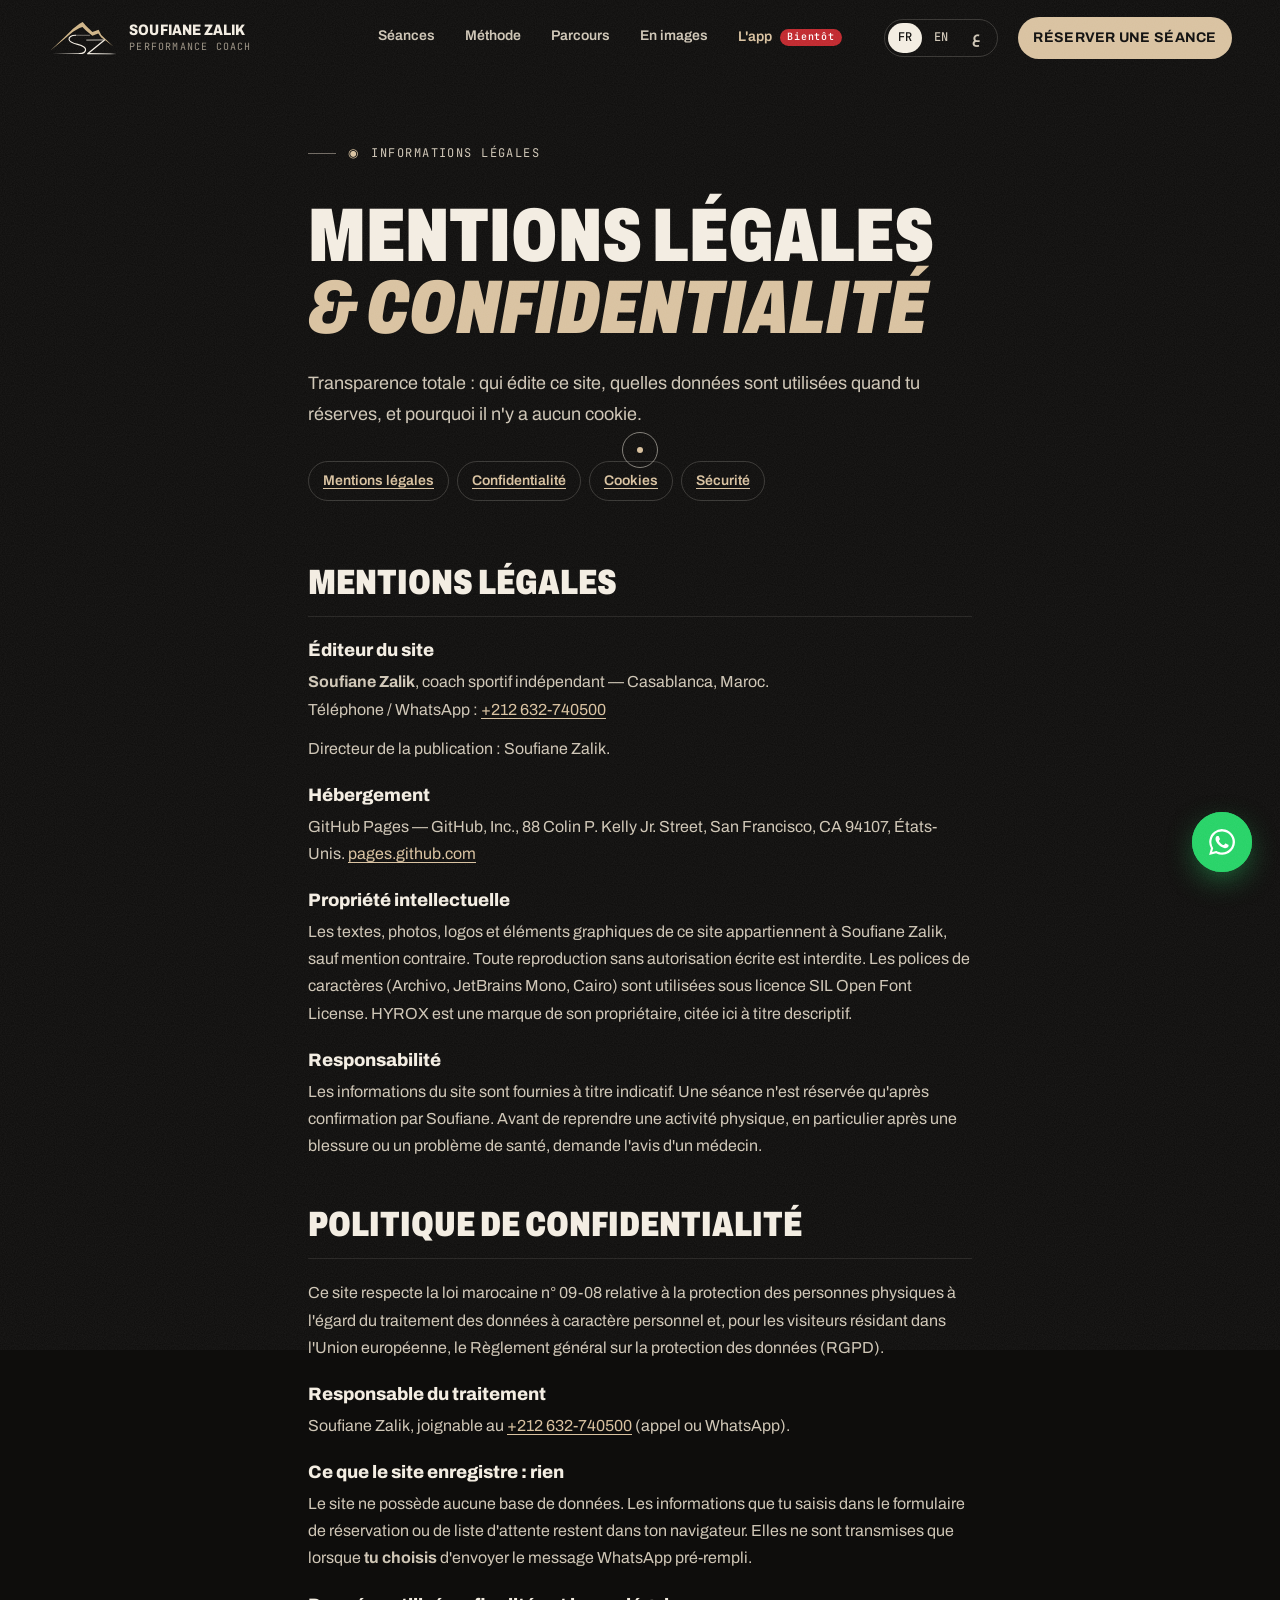
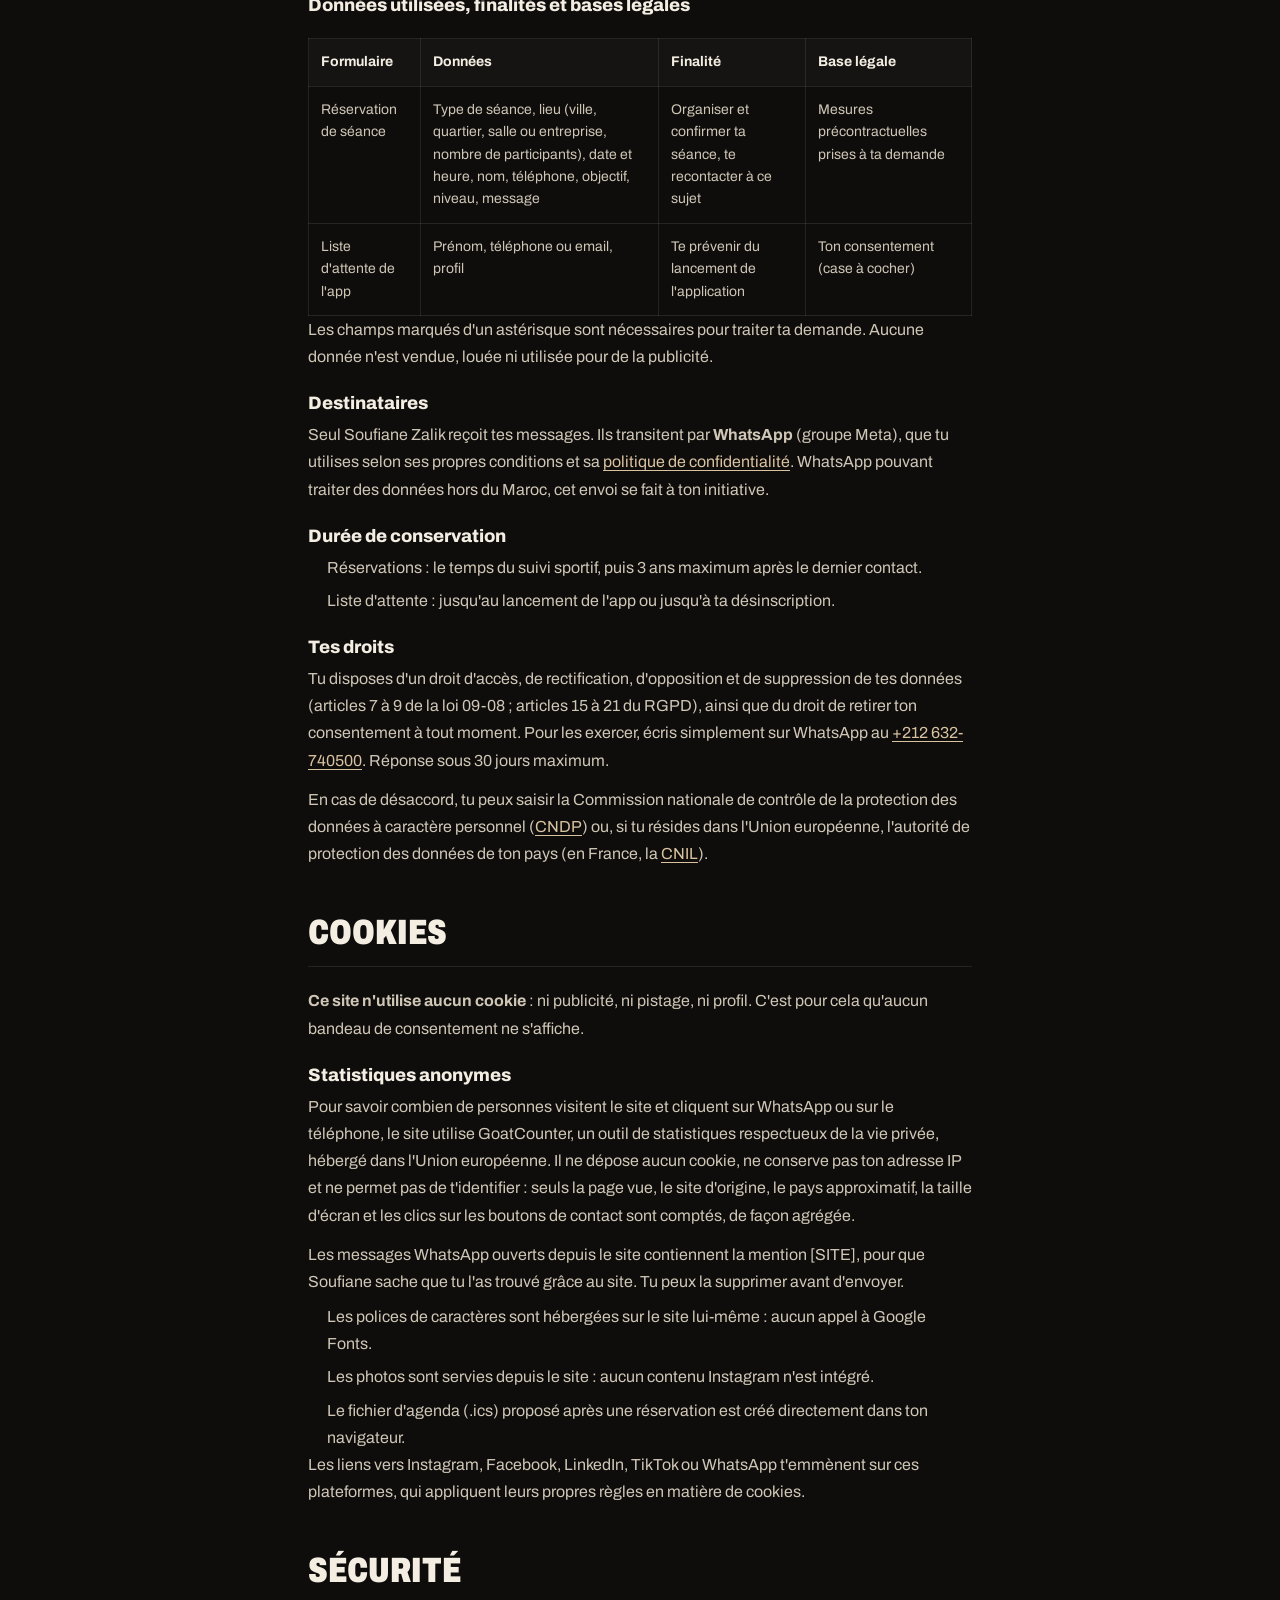
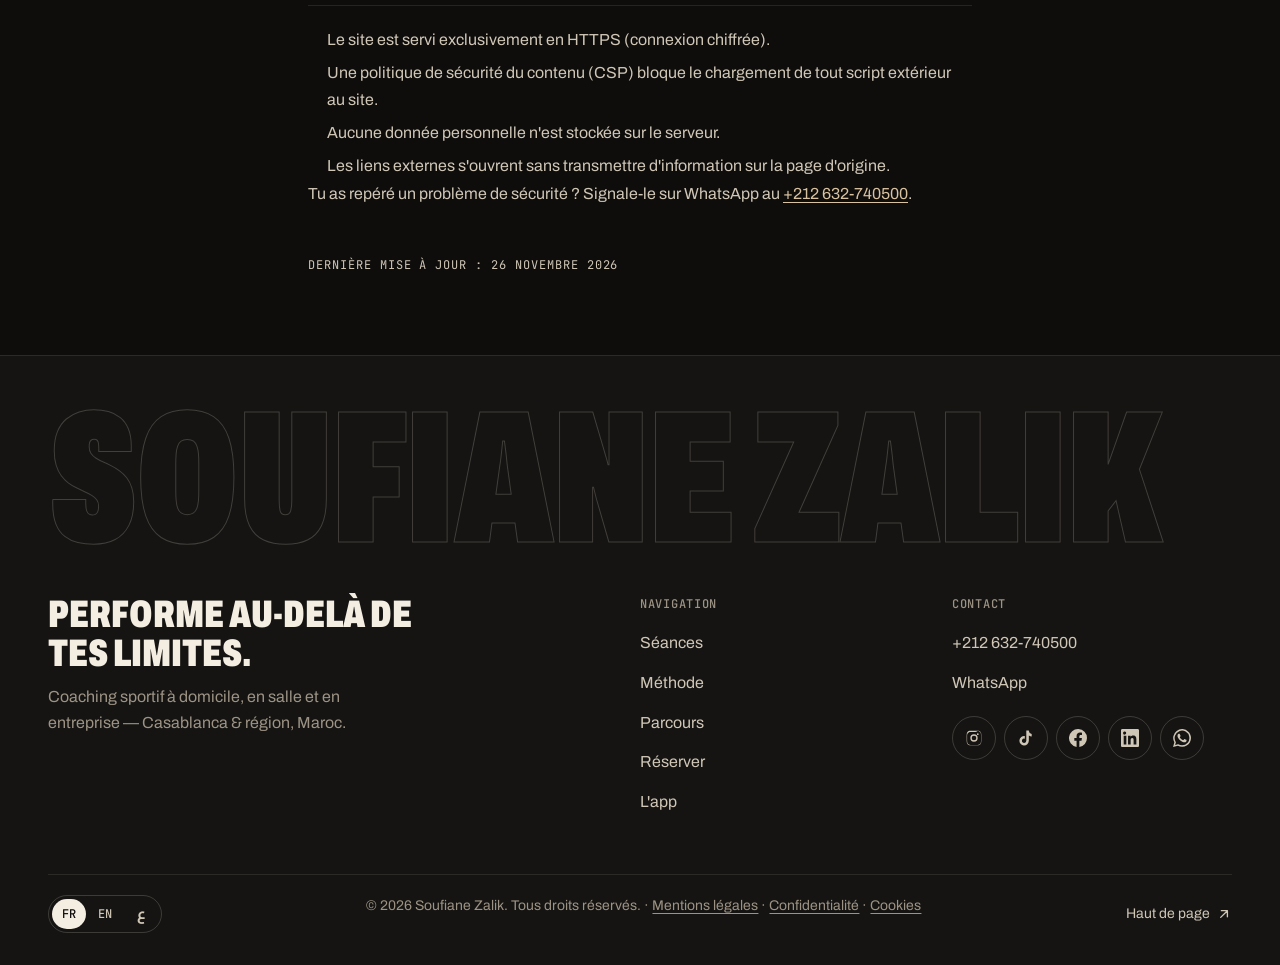
<file: mentions-legales.html>
<!doctype html>
<html lang="fr">
<head>
  <meta charset="utf-8" />
  <meta http-equiv="Content-Security-Policy" content="default-src 'self'; script-src 'self' 'sha256-WZRJfWvsnNCPcxzZwvyhovnZGqhZaC+8gPGPRbx6wTk='; style-src 'self' 'unsafe-inline'; img-src 'self' data: blob: https://*.goatcounter.com; font-src 'self'; connect-src 'self' https://formspree.io; media-src 'self'; object-src 'none'; base-uri 'self'; form-action 'self'; upgrade-insecure-requests" />
  <meta name="referrer" content="strict-origin-when-cross-origin" />
  <meta name="viewport" content="width=device-width, initial-scale=1, viewport-fit=cover" />
  <title>Mentions légales, confidentialité &amp; cookies | Soufiane Zalik</title>
  <meta name="description" content="Mentions légales, politique de confidentialité (loi 09-08 et RGPD) et politique cookies du site de Soufiane Zalik, coach sportif à Casablanca." />
  <meta name="robots" content="index, follow" />
  <link rel="canonical" href="https://obiodev.github.io/soufian/mentions-legales.html" />
  <link rel="alternate" hreflang="fr" href="https://obiodev.github.io/soufian/mentions-legales.html" />
  <link rel="alternate" hreflang="en" href="https://obiodev.github.io/soufian/en/mentions-legales.html" />
  <link rel="alternate" hreflang="ar" href="https://obiodev.github.io/soufian/ar/mentions-legales.html" />
  <link rel="alternate" hreflang="x-default" href="https://obiodev.github.io/soufian/mentions-legales.html" />
  <meta name="theme-color" content="#0e0d0c" />
  <meta name="color-scheme" content="dark" />
  <link rel="icon" type="image/svg+xml" href="assets/logo/sz-signature-favicon.svg" />
  <link rel="preload" href="assets/fonts/archivo-normal-latin.woff2" as="font" type="font/woff2" crossorigin />
  <link rel="stylesheet" href="assets/fonts/fonts.css" />
  <link rel="stylesheet" href="styles.css?v=202611261615" />
  <script>document.documentElement.classList.add("js");</script>
</head>
<body class="page-legal">
  <a class="skip" href="#main">Aller au contenu</a>

  <!-- ============ SVG SPRITE ============ -->
  <svg width="0" height="0" style="position:absolute" aria-hidden="true" focusable="false">
    <symbol id="i-instagram" viewBox="0 0 24 24"><path fill="currentColor" d="M12 2.2c3.2 0 3.6 0 4.8.1 1.2.1 1.8.2 2.2.4.6.2 1 .5 1.4.9.4.4.7.8.9 1.4.2.4.4 1.1.4 2.2.1 1.3.1 1.6.1 4.8s0 3.6-.1 4.8c-.1 1.2-.2 1.8-.4 2.2-.2.6-.5 1-.9 1.4-.4.4-.8.7-1.4.9-.4.2-1.1.4-2.2.4-1.3.1-1.6.1-4.8.1s-3.6 0-4.8-.1c-1.2-.1-1.8-.2-2.2-.4-.6-.2-1-.5-1.4-.9-.4-.4-.7-.8-.9-1.4-.2-.4-.4-1.1-.4-2.2C2.2 15.6 2.2 15.2 2.2 12s0-3.6.1-4.8c.1-1.2.2-1.8.4-2.2.2-.6.5-1 .9-1.4.4-.4.8-.7 1.4-.9.4-.2 1.1-.4 2.2-.4C8.4 2.2 8.8 2.2 12 2.2zm0 1.8c-3.1 0-3.5 0-4.7.1-1.1.1-1.7.2-2.1.4-.5.2-.9.4-1.2.8-.4.4-.6.7-.8 1.2-.2.4-.3 1-.4 2.1C2.8 9.8 2.8 10.2 2.8 12s0 3.5.1 4.7c.1 1.1.2 1.7.4 2.100.2.5.4.9.8 1.2.4.4.7.6 1.2.8.4.2 1 .3 2.1.4 1.2.1 1.6.1 4.7.1s3.5 0 4.7-.1c1.1-.1 1.7-.2 2.1-.4.5-.2.9-.4 1.2-.8.4-.4.6-.7.8-1.2.2-.4.3-1 .4-2.1.1-1.2.1-1.6.1-4.7s0-3.5-.1-4.7c-.1-1.1-.2-1.7-.4-2.1-.2-.5-.4-.9-.8-1.2-.4-.4-.7-.6-1.2-.8-.4-.2-1-.3-2.1-.4C15.5 4 15.1 4 12 4zm0 3.1a4.900 4.900 0 1 1 0 9.8 4.900 4.900 0 0 1 0-9.8zm0 8a3.1 3.1 0 1 0 0-6.2 3.1 3.1 0 0 0 0 6.2zm6.2-8.2a1.1 1.1 0 1 1-2.3 0 1.1 1.1 0 0 1 2.3 0z"/></symbol>
    <symbol id="i-whatsapp" viewBox="0 0 24 24"><path fill="currentColor" d="M17.5 14.4c-.3-.1-1.8-.9-2-1-.3-.1-.5-.1-.7.1-.2.3-.8 1-.9 1.2-.2.2-.3.2-.6.1-.3-.1-1.300-.5-2.4-1.5-.9-.8-1.5-1.8-1.7-2.1-.2-.3 0-.5.1-.6l.4-.5c.1-.2.2-.3.3-.5.1-.2 0-.4 0-.5l-.9-2.2c-.2-.6-.5-.5-.7-.5h-.6c-.2 0-.5.1-.8.4-.3.3-1 1-1 2.5s1.1 2.9 1.2 3.1c.1.2 2.1 3.2 5.1 4.5.7.3 1.3.5 1.7.6.7.2 1.4.2 1.9.1.6-.1 1.8-.7 2-1.4.2-.7.2-1.3.2-1.4-.1-.2-.3-.3-.6-.4zM12 21.8c-1.8 0-3.5-.5-5-1.4l-.4-.2-3.7 1 1-3.6-.2-.4A9.8 9.8 0 1 1 12 21.8zm8.4-18.2A11.8 11.8 0 0 0 1.8 17.8L.1 24l6.4-1.7A11.8 11.8 0 0 0 24 12c0-3.2-1.2-6.1-3.6-8.4z"/></symbol>
    <symbol id="i-phone" viewBox="0 0 24 24"><path fill="currentColor" d="M6.6 10.8a15.1 15.1 0 0 0 6.6 6.6l2.2-2.2c.3-.3.7-.4 1-.2 1.1.4 2.3.6 3.6.6.6 0 1 .4 1 1V20c0 .6-.4 1-1 1A17 17 0 0 1 3 4c0-.6.4-1 1-1h3.5c.6 0 1 .4 1 1 0 1.3.2 2.5.6 3.6.1.3 0 .7-.2 1l-2.3 2.2z"/></symbol>
    <symbol id="i-tiktok" viewBox="0 0 24 24"><path fill="currentColor" d="M19.6 6.7a4.8 4.8 0 0 1-3.8-4.2V2h-3.4v13.7a2.9 2.9 0 1 1-2-2.8V9.4a6.3 6.3 0 1 0 5.4 6.3V8.8a8.2 8.2 0 0 0 3.8 1.2V6.7z"/></symbol>
    <symbol id="i-facebook" viewBox="0 0 24 24"><path fill="currentColor" d="M24 12a12 12 0 1 0-13.9 11.900v-8.400H7.1V12h3V9.4c0-3 1.8-4.700 4.5-4.700 1.3 0 2.7.2 2.7.2v3h-1.5c-1.5 0-2 .9-2 1.900V12h3.400l-.5 3.5h-2.900v8.400A12 12 0 0 0 24 12z"/></symbol>
    <symbol id="i-linkedin" viewBox="0 0 24 24"><path fill="currentColor" d="M20.4 20.5h-3.6v-5.6c0-1.3 0-3-1.8-3s-2.1 1.4-2.1 2.9v5.7H9.4V9h3.4v1.6c.5-.9 1.6-1.8 3.4-1.8 3.6 0 4.3 2.4 4.3 5.5v6.2zM5.3 7.4a2.1 2.1 0 1 1 0-4.1 2.1 2.1 0 0 1 0 4.1zM7.1 20.5H3.6V9h3.5v11.5zM22.2 0H1.8C.8 0 0 .8 0 1.7v20.6c0 .9.8 1.7 1.8 1.7h20.4c1 0 1.8-.8 1.8-1.7V1.7C24 .8 23.2 0 22.2 0z"/></symbol>
    <symbol id="i-arrow" viewBox="0 0 24 24"><path fill="none" stroke="currentColor" stroke-width="2" stroke-linecap="round" stroke-linejoin="round" d="M5 12h14M13 6l6 6-6 6"/></symbol>
    <symbol id="i-arrow-ne" viewBox="0 0 24 24"><path fill="none" stroke="currentColor" stroke-width="2" stroke-linecap="round" stroke-linejoin="round" d="M7 17 17 7M8 7h9v9"/></symbol>
    <symbol id="i-chev-l" viewBox="0 0 24 24"><path fill="none" stroke="currentColor" stroke-width="2" stroke-linecap="round" stroke-linejoin="round" d="m15 6-6 6 6 6"/></symbol>
    <symbol id="i-chev-r" viewBox="0 0 24 24"><path fill="none" stroke="currentColor" stroke-width="2" stroke-linecap="round" stroke-linejoin="round" d="m9 6 6 6-6 6"/></symbol>
    <symbol id="i-check" viewBox="0 0 24 24"><path fill="none" stroke="currentColor" stroke-width="2.4" stroke-linecap="round" stroke-linejoin="round" d="m5 12.5 4.5 4.5L19 7.5"/></symbol>
    <symbol id="i-home" viewBox="0 0 24 24"><path fill="none" stroke="currentColor" stroke-width="1.8" stroke-linejoin="round" d="M3.5 10.5 12 3.5l8.5 7V20a1 1 0 0 1-1 1h-5v-6h-5v6h-5a1 1 0 0 1-1-1z"/></symbol>
    <symbol id="i-dumbbell" viewBox="0 0 24 24"><path fill="none" stroke="currentColor" stroke-width="1.8" stroke-linecap="round" d="M2.5 12h2M19.5 12h2M7 12h10M4.5 8.5v7M7 6.5v11M17 6.5v11M19.5 8.5v7"/></symbol>
    <symbol id="i-bolt" viewBox="0 0 24 24"><path fill="none" stroke="currentColor" stroke-width="1.8" stroke-linejoin="round" d="M13 2.5 4.5 13.5H11L10 21.5l8.5-11H12z"/></symbol>
    <symbol id="i-glove" viewBox="0 0 24 24"><path fill="none" stroke="currentColor" stroke-width="1.8" stroke-linejoin="round" d="M7 21h9v-3.5c2-1 3.5-3 3.5-5.5V8a3 3 0 0 0-3-3h-1.5V4.5A1.5 1.5 0 0 0 13.5 3h-5A3.5 3.5 0 0 0 5 6.5V10a3 3 0 0 0 2 2.8V21zM15 5v4.5M5.2 9.5H11"/></symbol>
    <symbol id="i-users" viewBox="0 0 24 24"><path fill="none" stroke="currentColor" stroke-width="1.8" stroke-linecap="round" d="M9 11a3.5 3.5 0 1 0 0-7 3.5 3.5 0 0 0 0 7zM2.5 20c.6-3.4 3.200-5.500 6.5-5.500s5.9 2.100 6.5 5.500M16 4.3a3.5 3.5 0 0 1 0 6.400M18 14.800c1.900.7 3.200 2.500 3.500 5.200"/></symbol>
    <symbol id="i-target" viewBox="0 0 24 24"><g fill="none" stroke="currentColor" stroke-width="1.8"><circle cx="12" cy="12" r="9"/><circle cx="12" cy="12" r="5"/><circle cx="12" cy="12" r="1.2" fill="currentColor"/></g></symbol>
    <symbol id="i-calendar" viewBox="0 0 24 24"><g fill="none" stroke="currentColor" stroke-width="1.8" stroke-linecap="round"><rect x="3.5" y="5" width="17" height="15.5" rx="2"/><path d="M3.5 10h17M8 3v4M16 3v4"/></g></symbol>
    <symbol id="i-pin" viewBox="0 0 24 24"><path fill="none" stroke="currentColor" stroke-width="1.8" d="M12 21s-6.5-6.300-6.5-11.200a6.5 6.5 0 0 1 13 0C18.5 14.700 12 21 12 21z"/><circle cx="12" cy="9.800" r="2.300" fill="none" stroke="currentColor" stroke-width="1.8"/></symbol>
    <symbol id="i-pause" viewBox="0 0 24 24"><path fill="currentColor" d="M7 5h3.5v14H7zM13.5 5H17v14h-3.5z"/></symbol>
    <symbol id="i-play" viewBox="0 0 24 24"><path fill="currentColor" d="M8 5.5v13l10.5-6.5z"/></symbol>
    <symbol id="i-plus" viewBox="0 0 24 24"><path fill="none" stroke="currentColor" stroke-width="2" stroke-linecap="round" d="M12 5v14M5 12h14"/></symbol>
    <symbol id="i-timer" viewBox="0 0 24 24"><g fill="none" stroke="currentColor" stroke-width="1.8" stroke-linecap="round"><circle cx="12" cy="13.5" r="7.5"/><path d="M12 9.5v4l2.5 2M9.5 2.5h5M19 6l-1.5 1.5"/></g></symbol>
    <symbol id="i-chart" viewBox="0 0 24 24"><path fill="none" stroke="currentColor" stroke-width="1.8" stroke-linecap="round" stroke-linejoin="round" d="M3.5 20.5h17M6 17v-4M10.5 17V9M15 17v-6M19.5 17V5"/></symbol>
    <symbol id="i-list" viewBox="0 0 24 24"><path fill="none" stroke="currentColor" stroke-width="1.8" stroke-linecap="round" d="M9 6.5h11M9 12h11M9 17.5h11M4 6.5h.01M4 12h.01M4 17.5h.01"/></symbol>
  </svg>

  <div class="cursor" aria-hidden="true"><span class="cursor__dot"></span><span class="cursor__ring"></span></div>
  <div class="progress" id="progress" aria-hidden="true"></div>

  <header class="nav" id="nav">
    <div class="nav__inner">
      <a class="brand" href="index.html" aria-label="Soufiane Zalik — accueil">
        <span class="brand__mark" aria-hidden="true"><img src="assets/logo/sz-signature.svg" alt="" width="71" height="38" /></span>
        <span class="brand__name">Soufiane Zalik<small>Performance Coach</small></span>
      </a>
      <nav class="nav__menu" id="navMenu" aria-label="Navigation principale">
        <ul class="nav__links">
          <li><a href="index.html#offres"><span class="nav__num">01</span>Séances</a></li>
          <li><a href="index.html#methode"><span class="nav__num">02</span>Méthode</a></li>
          <li><a href="index.html#parcours"><span class="nav__num">03</span>Parcours</a></li>
          <li><a href="index.html#instagram"><span class="nav__num">04</span>En images</a></li>
          <li><a href="app.html" class="is-active" aria-current="page"><span class="nav__num">05</span>L'app <span class="tag-soon">Bientôt</span></a></li>
        </ul>
        <div class="nav__menu-foot">
          <nav class="lang-switch lang-switch--menu" aria-label="Langue"><a href="mentions-legales.html" hreflang="fr" lang="fr" title="Français" aria-current="true">FR</a><a href="en/mentions-legales.html" hreflang="en" lang="en" title="English">EN</a><a href="ar/mentions-legales.html" hreflang="ar" lang="ar" title="العربية">ع</a></nav>
          <a class="btn btn--volt btn--lg" href="index.html#reserver">Réserver une séance <svg class="ico" aria-hidden="true"><use href="#i-arrow"/></svg></a>
          <a class="nav__phone" href="tel:+212632740500"><svg class="ico" aria-hidden="true"><use href="#i-phone"/></svg>+212 632-740500</a>
          <div class="socials" data-socials></div>
        </div>
      </nav>
      <nav class="lang-switch lang-switch--bar" aria-label="Langue"><a href="mentions-legales.html" hreflang="fr" lang="fr" title="Français" aria-current="true">FR</a><a href="en/mentions-legales.html" hreflang="en" lang="en" title="English">EN</a><a href="ar/mentions-legales.html" hreflang="ar" lang="ar" title="العربية">ع</a></nav>
      <a class="btn btn--volt nav__cta magnetic" href="index.html#reserver">Réserver<span class="hide-sm">&nbsp;une séance</span></a>
      <button class="burger" id="burger" type="button" aria-expanded="false" aria-controls="navMenu">
        <span class="sr-only">Menu</span><span class="burger__l" aria-hidden="true"></span><span class="burger__l" aria-hidden="true"></span>
      </button>
    </div>
  </header>

  <main id="main" class="legal">
    <div class="wrap legal__inner">
      <p class="eyebrow"><span>◉</span> Informations légales</p>
      <h1 class="legal__title">Mentions légales<br /><em class="u-volt">&amp; confidentialité</em></h1>
      <p class="legal__intro">Transparence totale : qui édite ce site, quelles données sont utilisées quand tu réserves, et pourquoi il n'y a aucun cookie.</p>
      <ul class="legal__toc">
        <li><a href="#mentions">Mentions légales</a></li>
        <li><a href="#confidentialite">Confidentialité</a></li>
        <li><a href="#cookies">Cookies</a></li>
        <li><a href="#securite">Sécurité</a></li>
      </ul>

      <section id="mentions" aria-labelledby="t-mentions">
        <h2 id="t-mentions">Mentions légales</h2>
        <h3>Éditeur du site</h3>
        <p><strong>Soufiane Zalik</strong>, coach sportif indépendant — Casablanca, Maroc.<br />
        Téléphone / WhatsApp : <a href="tel:+212632740500">+212 632-740500</a></p>
        <p>Directeur de la publication : Soufiane Zalik.</p>
        <h3>Hébergement</h3>
        <p>GitHub Pages — GitHub, Inc., 88 Colin P. Kelly Jr. Street, San Francisco, CA 94107, États-Unis. <a href="https://pages.github.com/" target="_blank" rel="noopener noreferrer">pages.github.com</a></p>
        <h3>Propriété intellectuelle</h3>
        <p>Les textes, photos, logos et éléments graphiques de ce site appartiennent à Soufiane Zalik, sauf mention contraire. Toute reproduction sans autorisation écrite est interdite. Les polices de caractères (Archivo, JetBrains Mono, Cairo) sont utilisées sous licence SIL Open Font License. HYROX est une marque de son propriétaire, citée ici à titre descriptif.</p>
        <h3>Responsabilité</h3>
        <p>Les informations du site sont fournies à titre indicatif. Une séance n'est réservée qu'après confirmation par Soufiane. Avant de reprendre une activité physique, en particulier après une blessure ou un problème de santé, demande l'avis d'un médecin.</p>
      </section>

      <section id="confidentialite" aria-labelledby="t-conf">
        <h2 id="t-conf">Politique de confidentialité</h2>
        <p>Ce site respecte la loi marocaine n° 09-08 relative à la protection des personnes physiques à l'égard du traitement des données à caractère personnel et, pour les visiteurs résidant dans l'Union européenne, le Règlement général sur la protection des données (RGPD).</p>
        <h3>Responsable du traitement</h3>
        <p>Soufiane Zalik, joignable au <a href="tel:+212632740500">+212 632-740500</a> (appel ou WhatsApp).</p>
        <h3>Ce que le site enregistre : rien</h3>
        <p>Le site ne possède aucune base de données. Les informations que tu saisis dans le formulaire de réservation ou de liste d'attente restent dans ton navigateur. Elles ne sont transmises que lorsque <strong>tu choisis</strong> d'envoyer le message WhatsApp pré-rempli.</p>
        <h3>Données utilisées, finalités et bases légales</h3>
        <div class="legal__table-wrap">
          <table class="legal__table">
            <thead><tr><th>Formulaire</th><th>Données</th><th>Finalité</th><th>Base légale</th></tr></thead>
            <tbody>
              <tr><td>Réservation de séance</td><td>Type de séance, lieu (ville, quartier, salle ou entreprise, nombre de participants), date et heure, nom, téléphone, objectif, niveau, message</td><td>Organiser et confirmer ta séance, te recontacter à ce sujet</td><td>Mesures précontractuelles prises à ta demande</td></tr>
              <tr><td>Liste d'attente de l'app</td><td>Prénom, téléphone ou email, profil</td><td>Te prévenir du lancement de l'application</td><td>Ton consentement (case à cocher)</td></tr>
            </tbody>
          </table>
        </div>
        <p>Les champs marqués d'un astérisque sont nécessaires pour traiter ta demande. Aucune donnée n'est vendue, louée ni utilisée pour de la publicité.</p>
        <h3>Destinataires</h3>
        <p>Seul Soufiane Zalik reçoit tes messages. Ils transitent par <strong>WhatsApp</strong> (groupe Meta), que tu utilises selon ses propres conditions et sa <a href="https://www.whatsapp.com/legal/privacy-policy" target="_blank" rel="noopener noreferrer">politique de confidentialité</a>. WhatsApp pouvant traiter des données hors du Maroc, cet envoi se fait à ton initiative.</p>
        <h3>Durée de conservation</h3>
        <ul>
          <li>Réservations : le temps du suivi sportif, puis 3 ans maximum après le dernier contact.</li>
          <li>Liste d'attente : jusqu'au lancement de l'app ou jusqu'à ta désinscription.</li>
        </ul>
        <h3>Tes droits</h3>
        <p>Tu disposes d'un droit d'accès, de rectification, d'opposition et de suppression de tes données (articles 7 à 9 de la loi 09-08 ; articles 15 à 21 du RGPD), ainsi que du droit de retirer ton consentement à tout moment. Pour les exercer, écris simplement sur WhatsApp au <a href="https://wa.me/212632740500" target="_blank" rel="noopener noreferrer">+212 632-740500</a>. Réponse sous 30 jours maximum.</p>
        <p>En cas de désaccord, tu peux saisir la Commission nationale de contrôle de la protection des données à caractère personnel (<a href="https://www.cndp.ma" target="_blank" rel="noopener noreferrer">CNDP</a>) ou, si tu résides dans l'Union européenne, l'autorité de protection des données de ton pays (en France, la <a href="https://www.cnil.fr" target="_blank" rel="noopener noreferrer">CNIL</a>).</p>
      </section>

      <section id="cookies" aria-labelledby="t-cookies">
        <h2 id="t-cookies">Cookies</h2>
        <p><strong>Ce site n'utilise aucun cookie</strong> : ni publicité, ni pistage, ni profil. C'est pour cela qu'aucun bandeau de consentement ne s'affiche.</p>
        <h3>Statistiques anonymes</h3>
        <p>Pour savoir combien de personnes visitent le site et cliquent sur WhatsApp ou sur le téléphone, le site utilise GoatCounter, un outil de statistiques respectueux de la vie privée, hébergé dans l'Union européenne. Il ne dépose aucun cookie, ne conserve pas ton adresse IP et ne permet pas de t'identifier : seuls la page vue, le site d'origine, le pays approximatif, la taille d'écran et les clics sur les boutons de contact sont comptés, de façon agrégée.</p>
        <p>Les messages WhatsApp ouverts depuis le site contiennent la mention [SITE], pour que Soufiane sache que tu l'as trouvé grâce au site. Tu peux la supprimer avant d'envoyer.</p>
        <ul>
          <li>Les polices de caractères sont hébergées sur le site lui-même : aucun appel à Google Fonts.</li>
          <li>Les photos sont servies depuis le site : aucun contenu Instagram n'est intégré.</li>
          <li>Le fichier d'agenda (.ics) proposé après une réservation est créé directement dans ton navigateur.</li>
        </ul>
        <p>Les liens vers Instagram, Facebook, LinkedIn, TikTok ou WhatsApp t'emmènent sur ces plateformes, qui appliquent leurs propres règles en matière de cookies.</p>
      </section>

      <section id="securite" aria-labelledby="t-secu">
        <h2 id="t-secu">Sécurité</h2>
        <ul>
          <li>Le site est servi exclusivement en HTTPS (connexion chiffrée).</li>
          <li>Une politique de sécurité du contenu (CSP) bloque le chargement de tout script extérieur au site.</li>
          <li>Aucune donnée personnelle n'est stockée sur le serveur.</li>
          <li>Les liens externes s'ouvrent sans transmettre d'information sur la page d'origine.</li>
        </ul>
        <p>Tu as repéré un problème de sécurité ? Signale-le sur WhatsApp au <a href="https://wa.me/212632740500" target="_blank" rel="noopener noreferrer">+212 632-740500</a>.</p>
      </section>

      <p class="legal__updated">Dernière mise à jour : 26 novembre 2026</p>
    </div>
  </main>

  <!-- ============ FOOTER ============ -->
  <footer class="footer">
    <div class="wrap">
      <p class="footer__giant" aria-hidden="true">Soufiane Zalik</p>
      <div class="footer__grid">
        <div class="footer__col">
          <p class="footer__tagline">Performe au-delà de tes limites.</p>
          <p class="footer__muted">Coaching sportif à domicile, en salle et en entreprise — Casablanca &amp; région, Maroc.</p>
        </div>
        <nav class="footer__col" aria-label="Pied de page">
          <p class="mono footer__k">Navigation</p>
          <ul>
            <li><a href="index.html#offres">Séances</a></li>
            <li><a href="index.html#methode">Méthode</a></li>
            <li><a href="index.html#parcours">Parcours</a></li>
            <li><a href="index.html#reserver">Réserver</a></li>
            <li><a href="app.html">L'app</a></li>
          </ul>
        </nav>
        <div class="footer__col">
          <p class="mono footer__k">Contact</p>
          <ul>
            <li><a href="tel:+212632740500">+212 632-740500</a></li>
            <li><a href="https://wa.me/212632740500" target="_blank" rel="noopener noreferrer">WhatsApp</a></li>
          </ul>
          <div class="socials" data-socials></div>
        </div>
      </div>
      <div class="footer__bottom">
        <nav class="lang-switch lang-switch--footer" aria-label="Langue"><a href="mentions-legales.html" hreflang="fr" lang="fr" title="Français" aria-current="true">FR</a><a href="en/mentions-legales.html" hreflang="en" lang="en" title="English">EN</a><a href="ar/mentions-legales.html" hreflang="ar" lang="ar" title="العربية">ع</a></nav>
        <p>© <span data-year>2026</span> Soufiane Zalik. Tous droits réservés. · <a href="mentions-legales.html">Mentions légales</a> · <a href="mentions-legales.html#confidentialite">Confidentialité</a> · <a href="mentions-legales.html#cookies">Cookies</a></p>
        <a href="#top" class="footer__top">Haut de page <svg class="ico" aria-hidden="true"><use href="#i-arrow-ne"/></svg></a>
      </div>
    </div>
  </footer>

  <!-- ============ DOCK (mobile) + FLOATING WA ============ -->
  <div class="dock" id="dock">
    <a class="dock__book" href="index.html#reserver">Réserver une séance <svg class="ico" aria-hidden="true"><use href="#i-arrow"/></svg></a>
  </div>
  <a class="wa-float" href="https://wa.me/212632740500" target="_blank" rel="noopener noreferrer" aria-label="Écrire à Soufiane sur WhatsApp">
    <svg aria-hidden="true"><use href="#i-whatsapp"/></svg>
  </a>

  <script src="script.js?v=202611261615" defer></script>
</body>
</html>
</file>
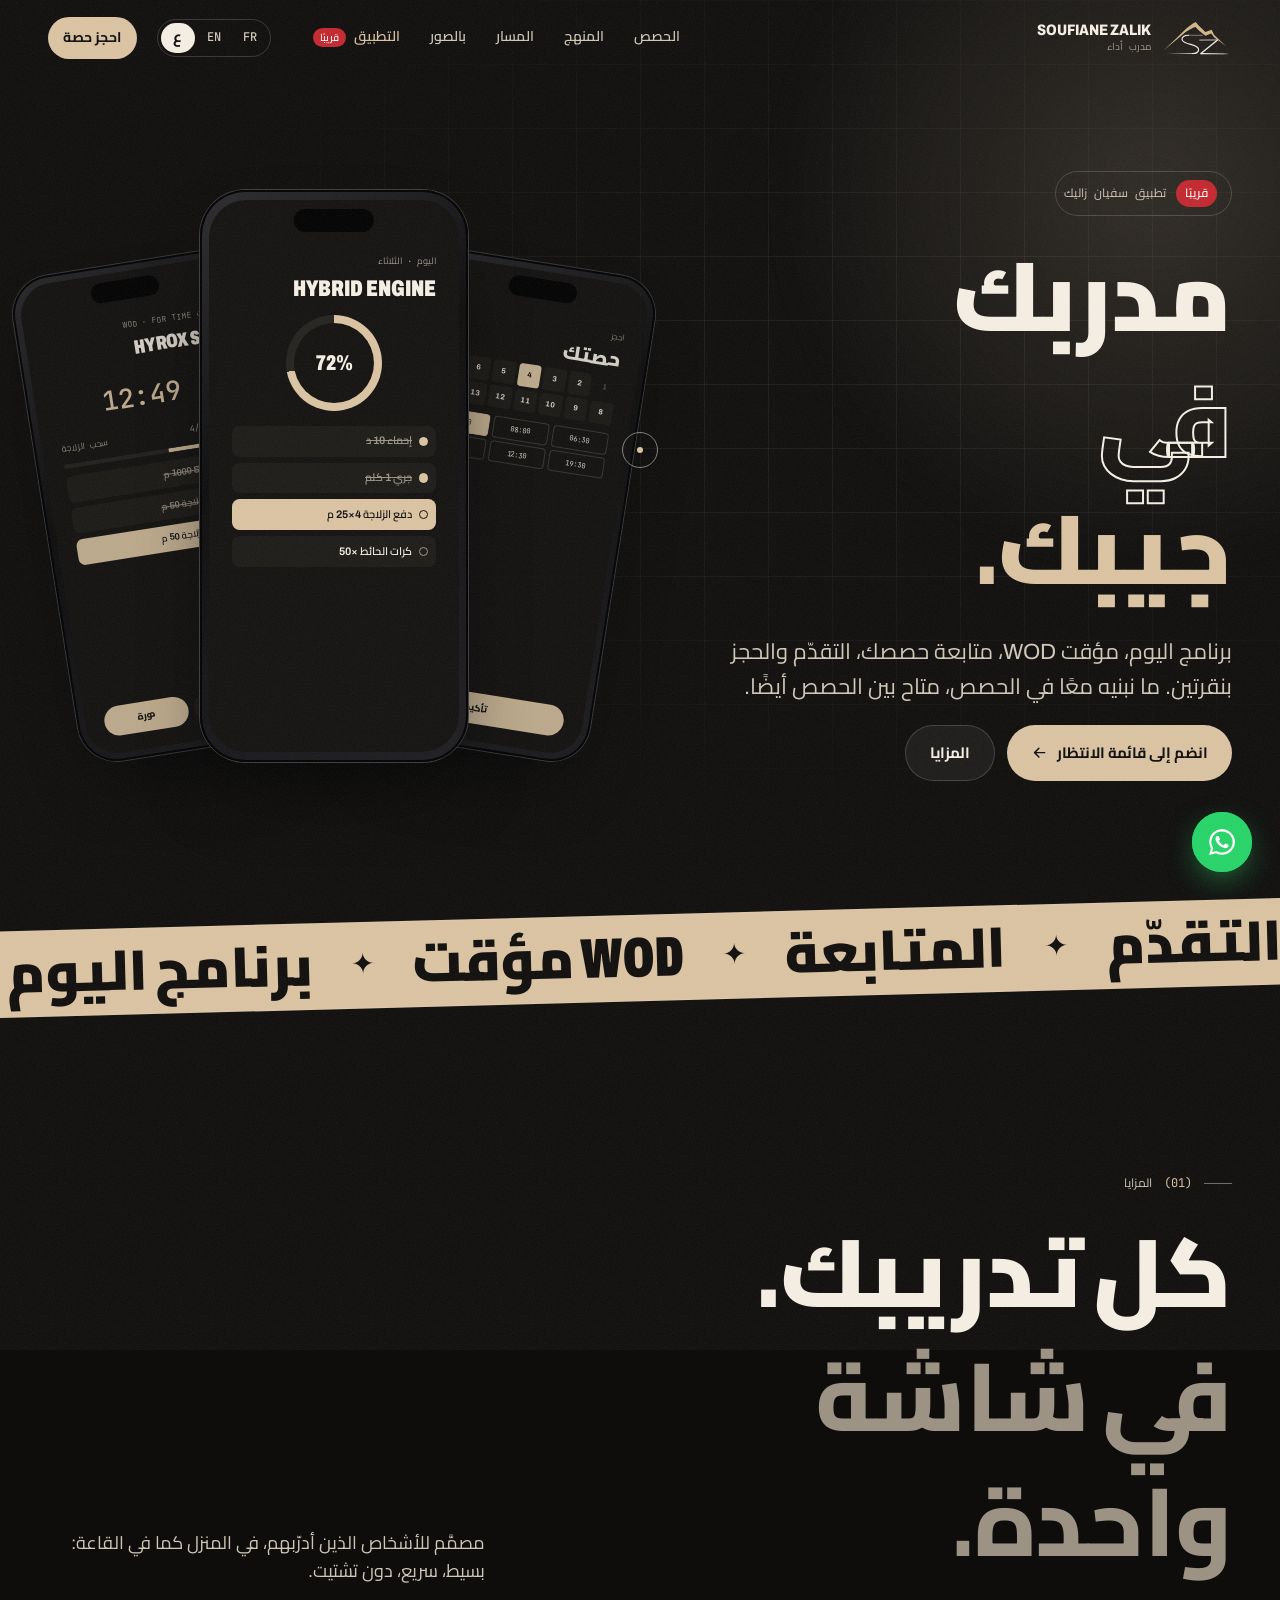
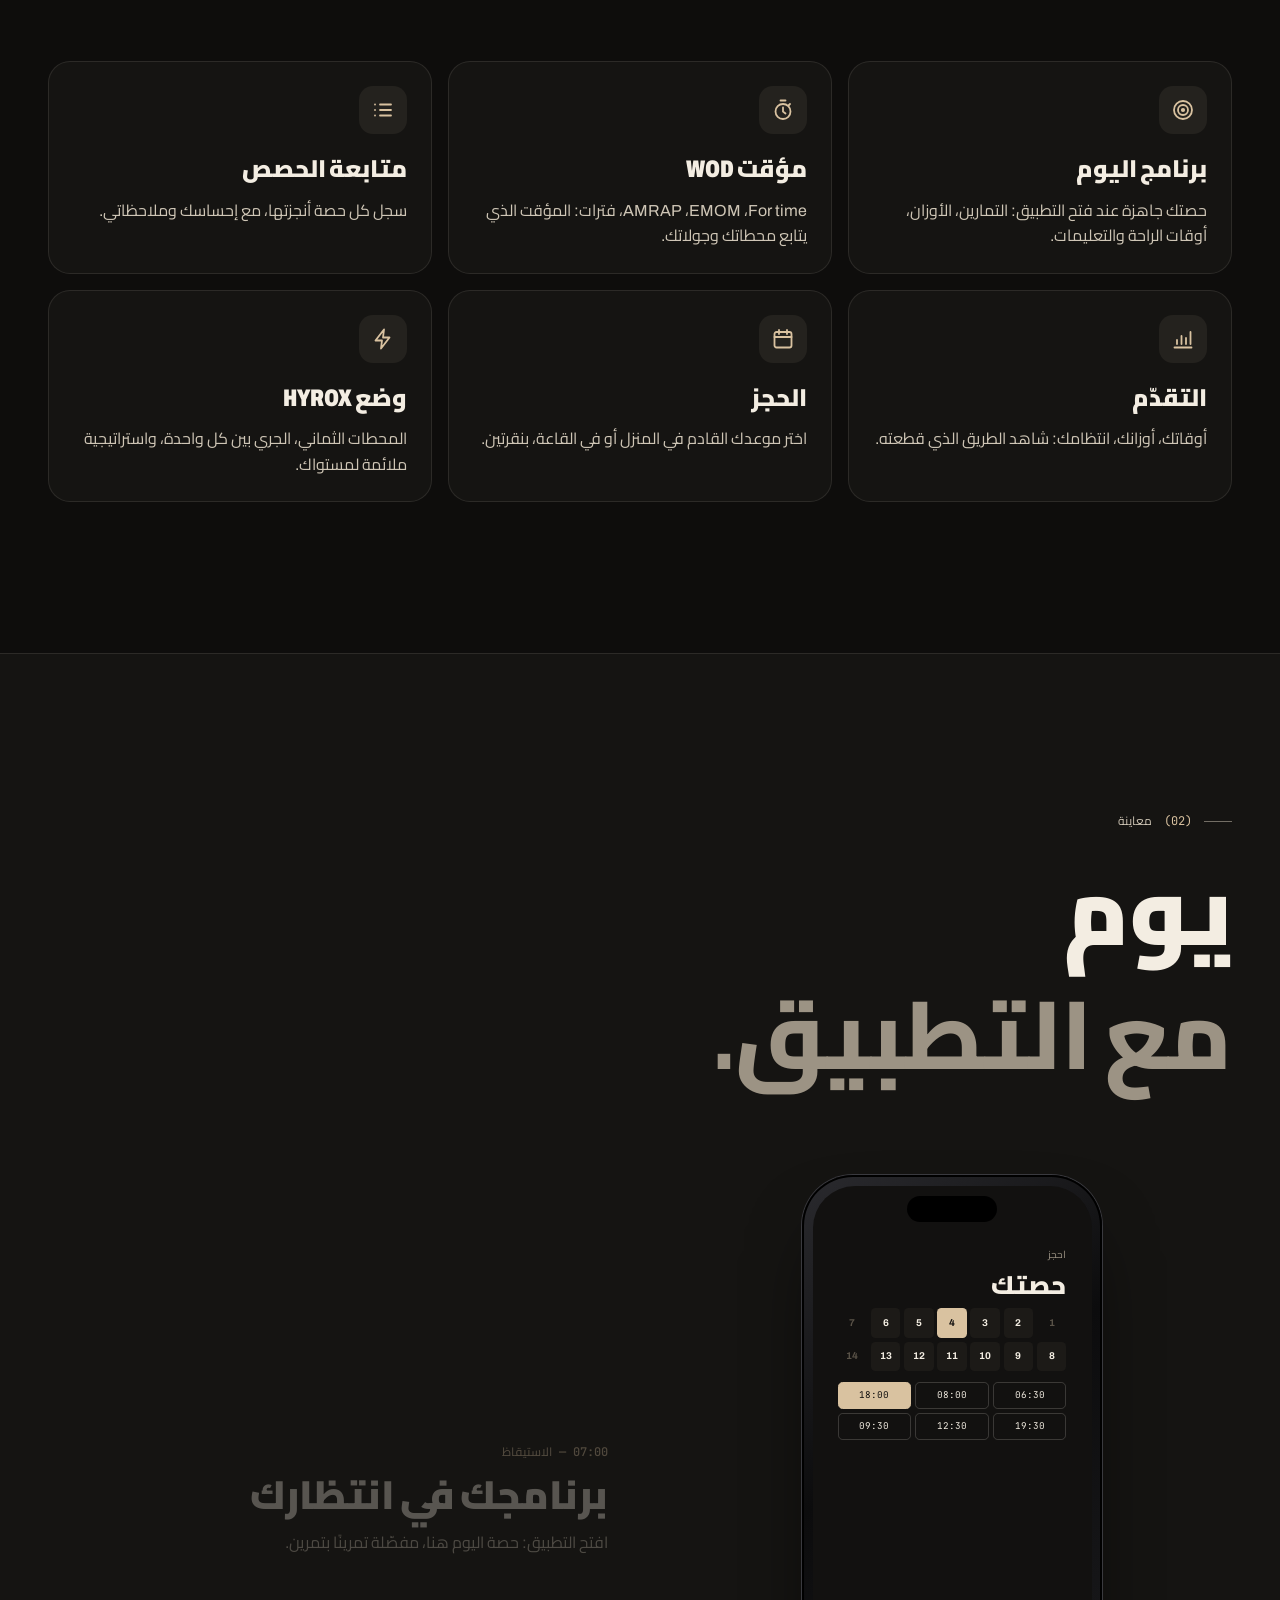
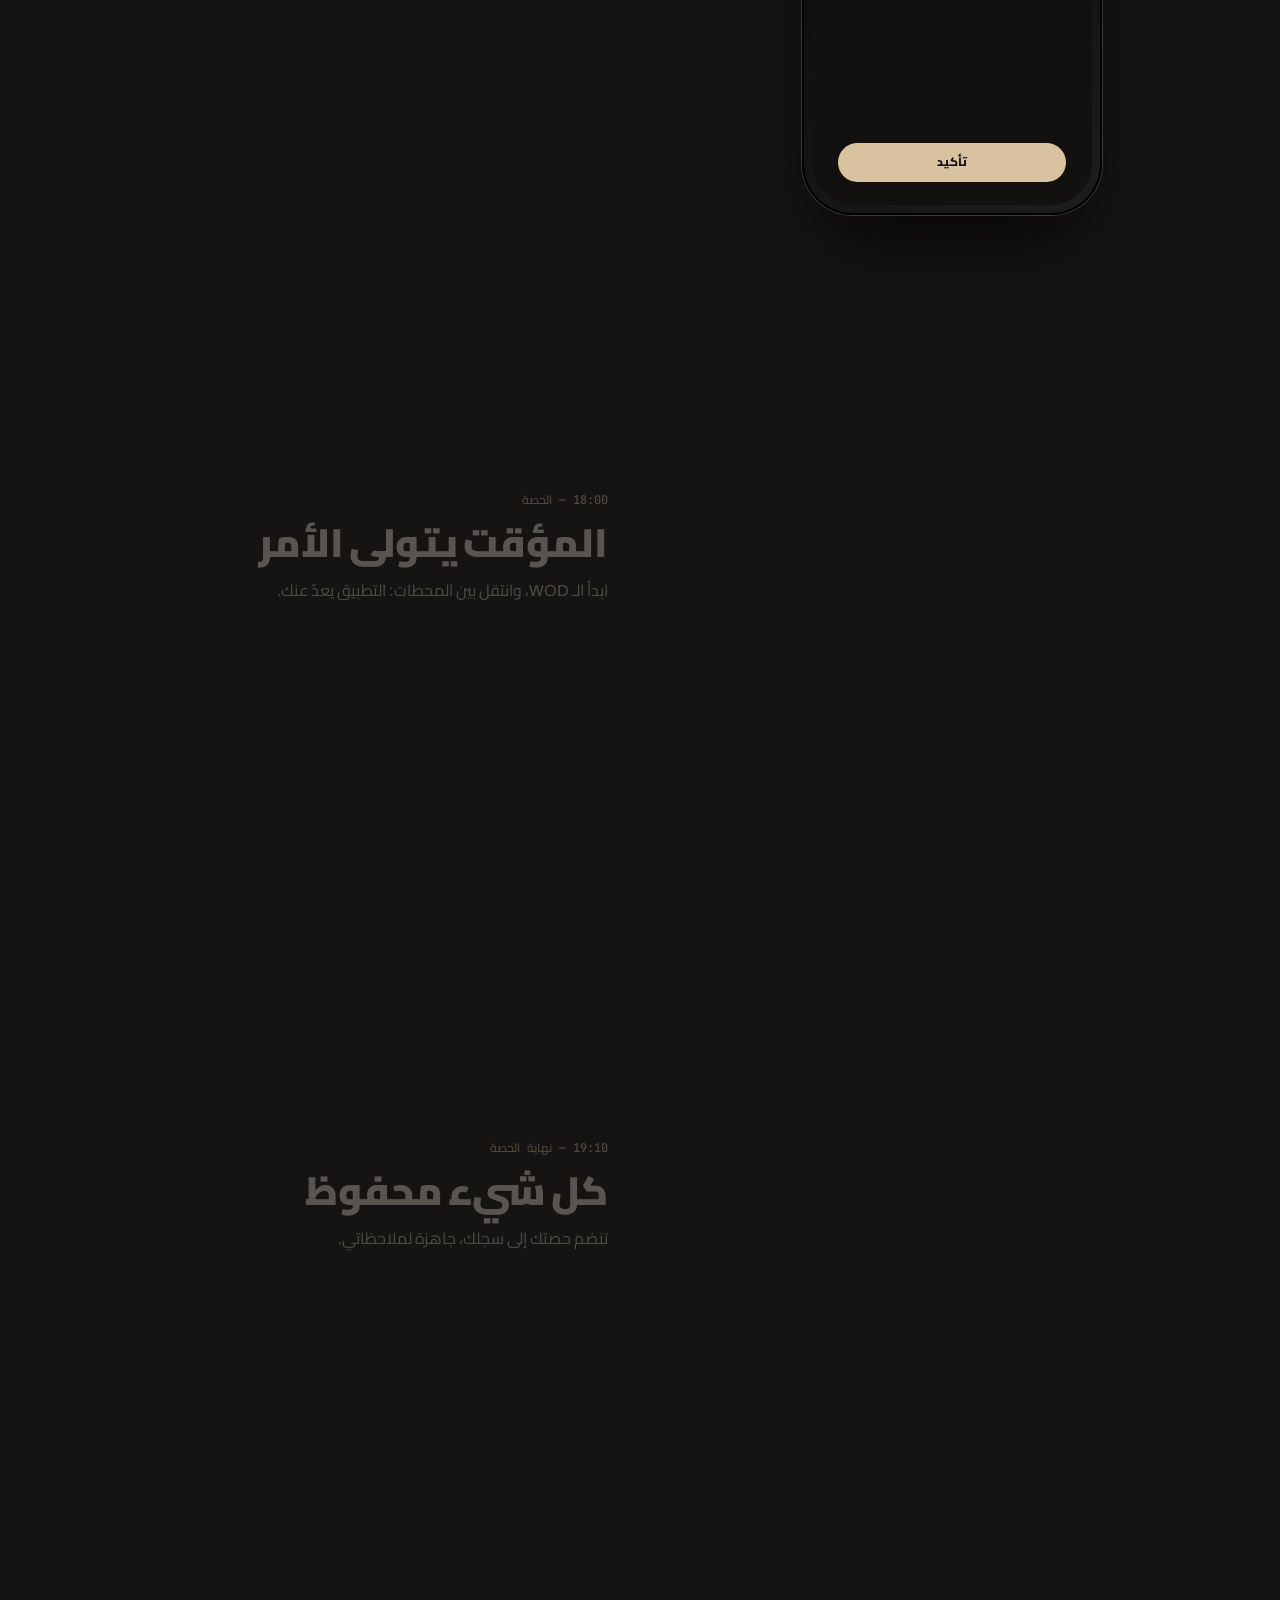
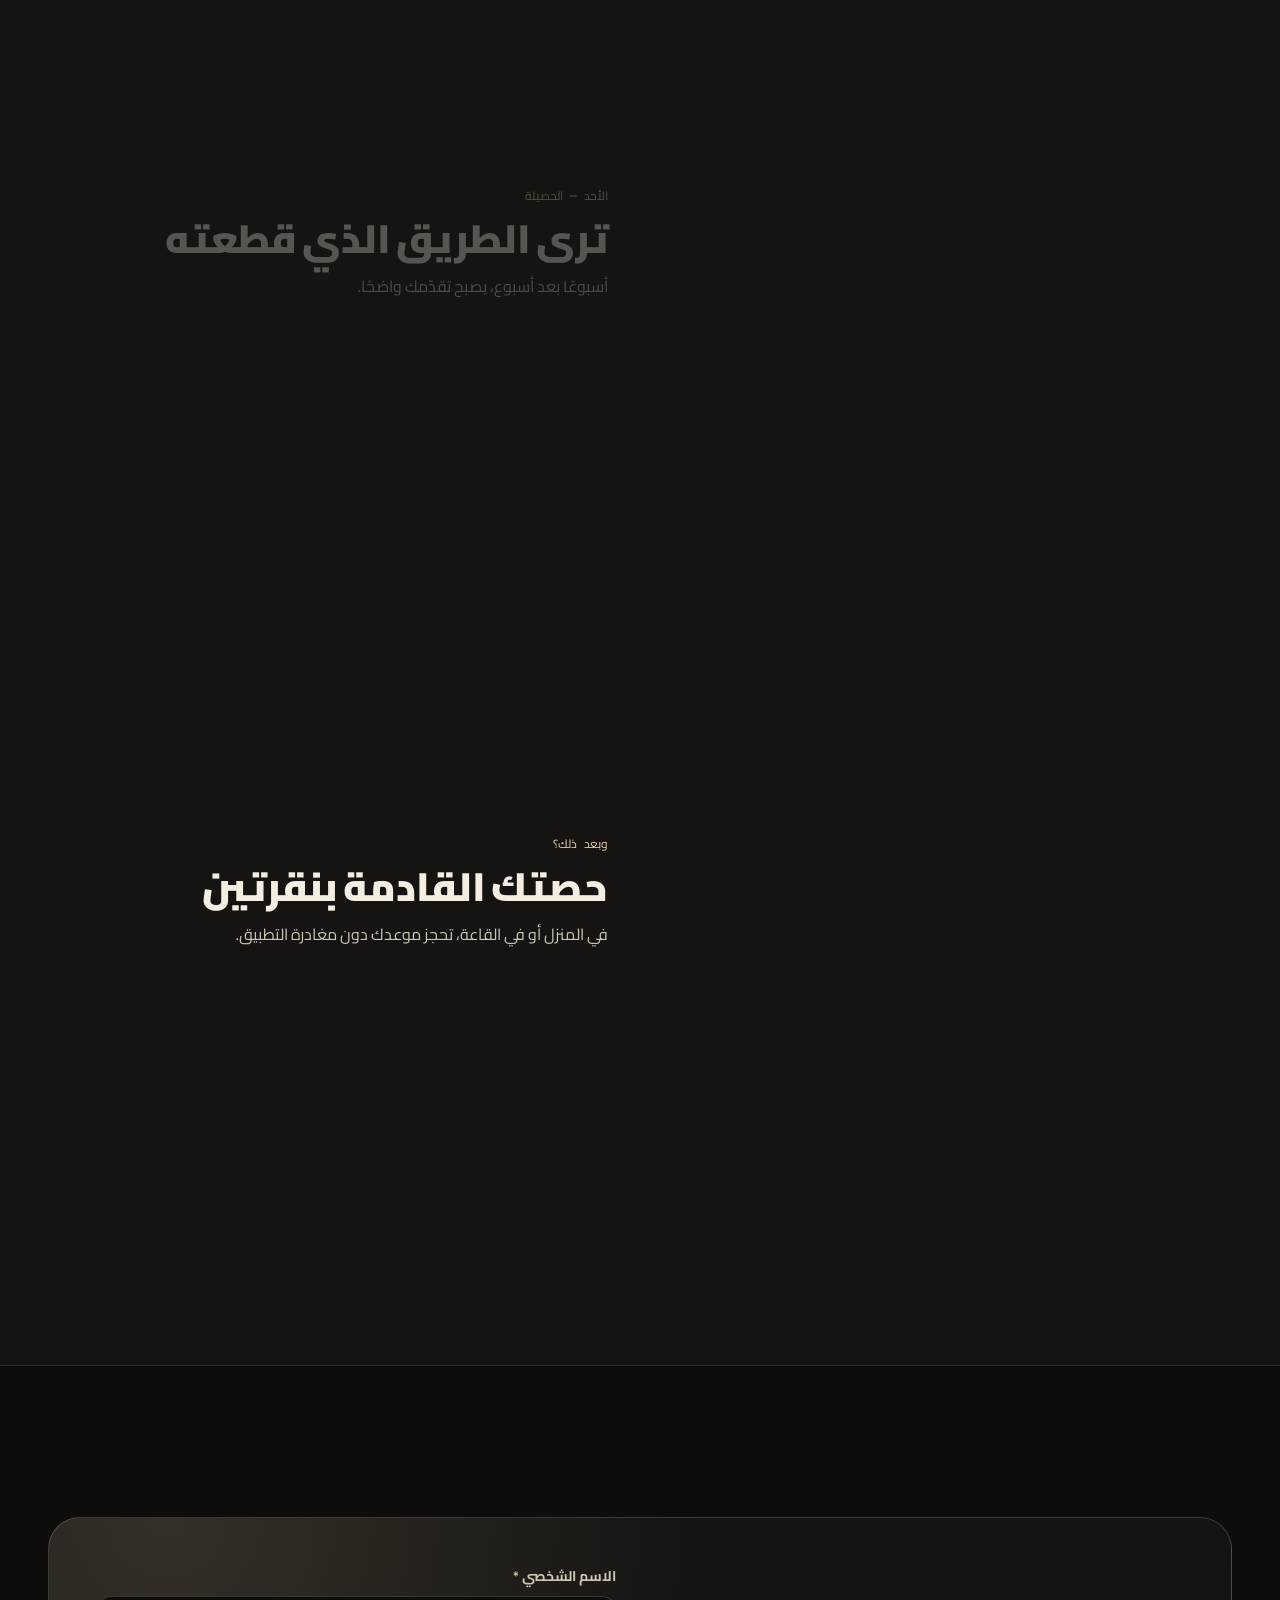
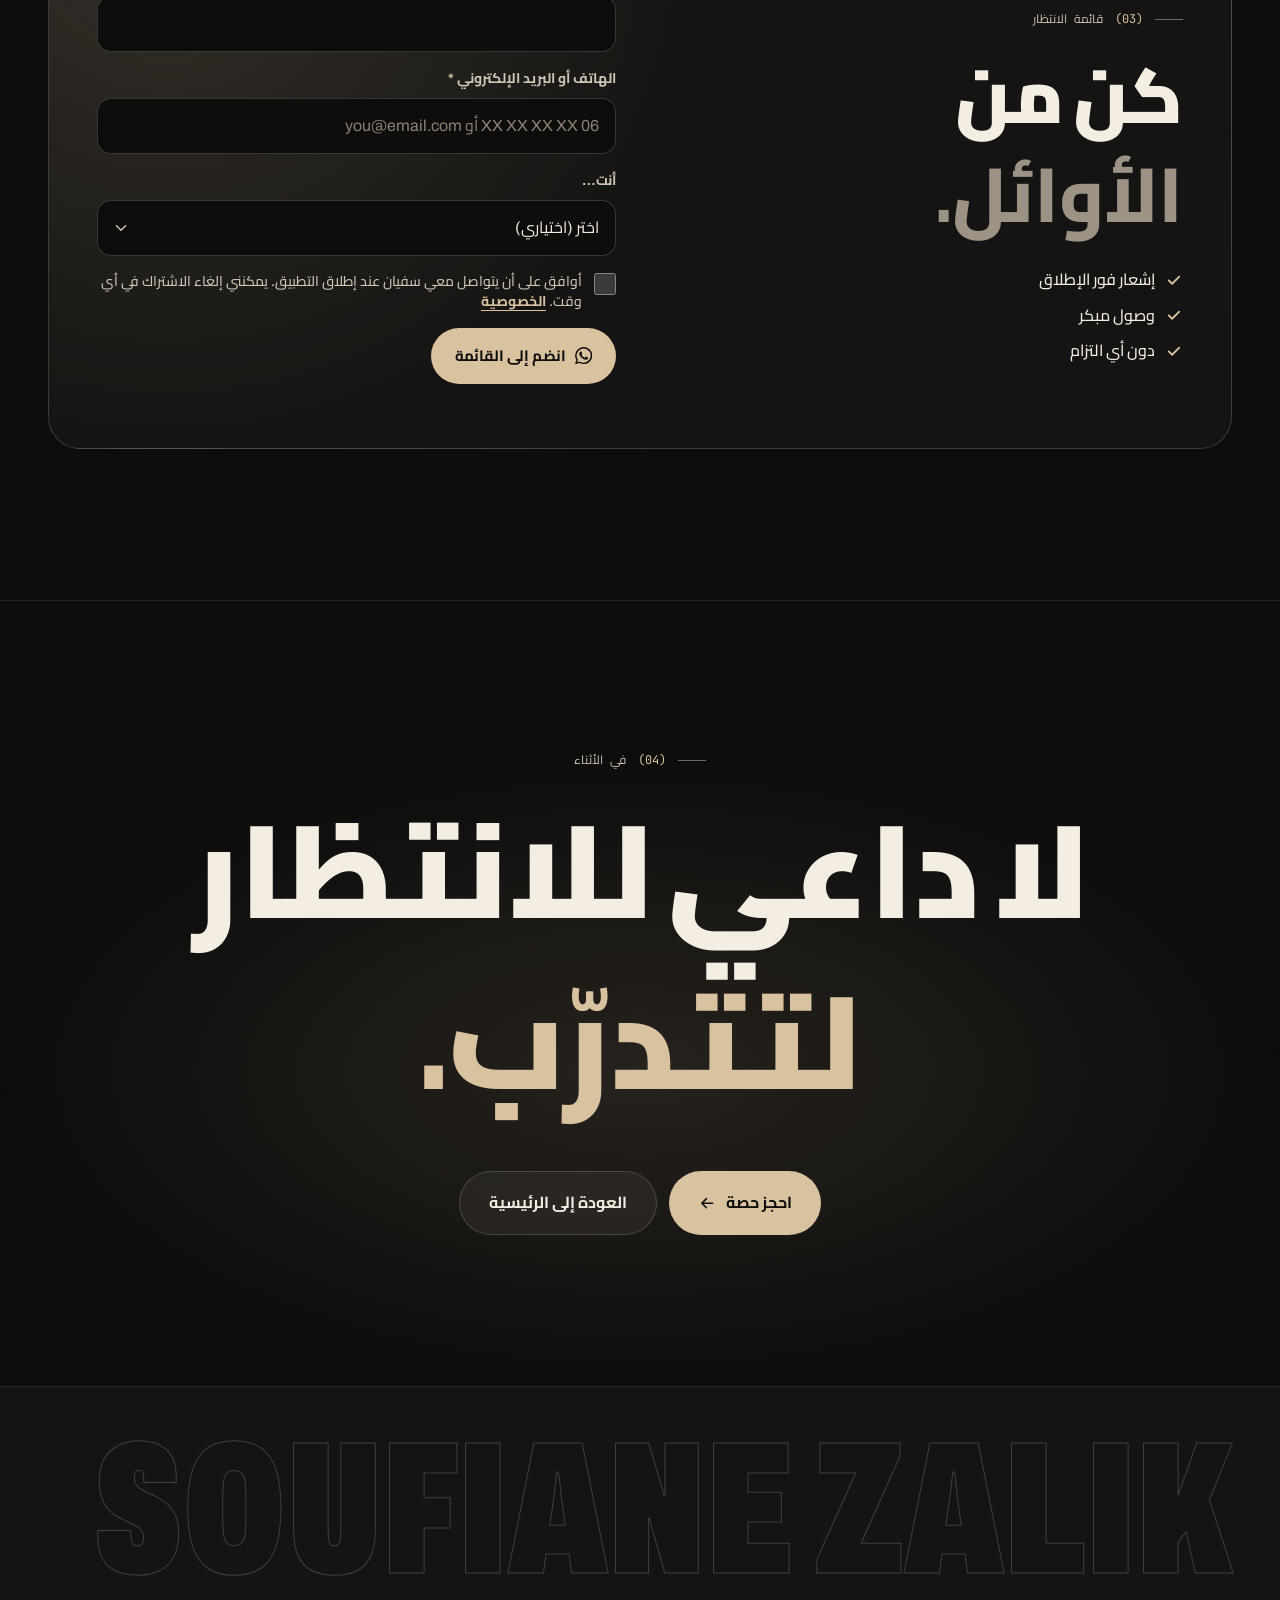
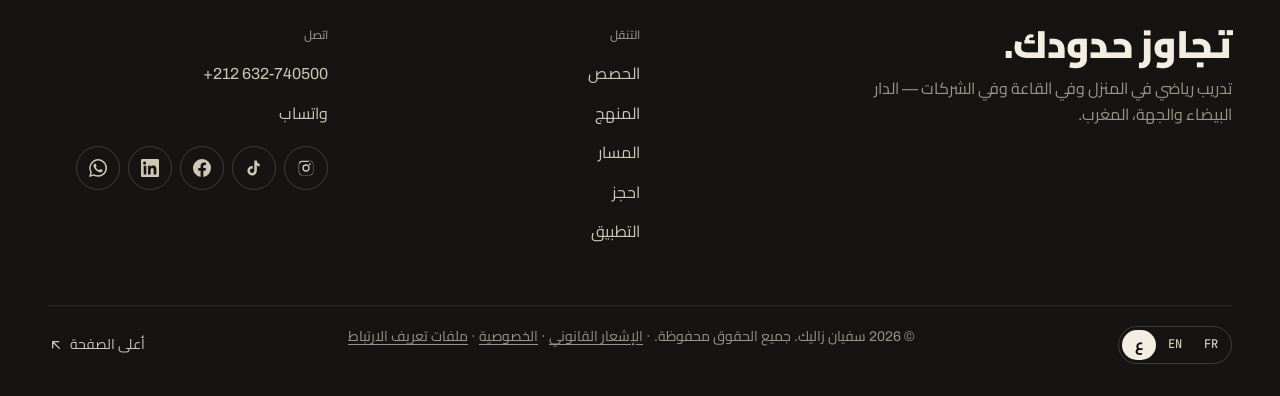
<file: ar/app.html>
<!doctype html>
<html lang="ar" data-root="../" dir="rtl">
<head>
  <meta charset="utf-8" />
  <meta http-equiv="Content-Security-Policy" content="default-src 'self'; script-src 'self' 'sha256-WZRJfWvsnNCPcxzZwvyhovnZGqhZaC+8gPGPRbx6wTk='; style-src 'self' 'unsafe-inline'; img-src 'self' data: blob: https://*.goatcounter.com; font-src 'self'; connect-src 'self' https://formspree.io; media-src 'self'; object-src 'none'; base-uri 'self'; form-action 'self'; upgrade-insecure-requests" />
  <meta name="referrer" content="strict-origin-when-cross-origin" />
  <meta name="viewport" content="width=device-width, initial-scale=1, viewport-fit=cover" />
  <title>تطبيق سفيان زاليك — قريبًا</title>
  <meta name="description" content="تطبيق التدريب الخاص بسفيان زاليك قادم: برنامج اليوم، مؤقت WOD، متابعة الحصص، التقدّم والحجز بنقرتين. انضم إلى قائمة الانتظار." />
  <meta name="robots" content="index, follow" />
  <link rel="canonical" href="https://obiodev.github.io/soufian/ar/app.html" />
  <link rel="alternate" hreflang="fr" href="https://obiodev.github.io/soufian/app.html" />
  <link rel="alternate" hreflang="en" href="https://obiodev.github.io/soufian/en/app.html" />
  <link rel="alternate" hreflang="ar" href="https://obiodev.github.io/soufian/ar/app.html" />
  <link rel="alternate" hreflang="x-default" href="https://obiodev.github.io/soufian/app.html" />
  <meta property="og:type" content="website" />
  <meta property="og:locale" content="ar_MA" />
  <meta property="og:title" content="تطبيق سفيان زاليك — قريبًا" />
  <meta property="og:description" content="مدربك في جيبك. انضم إلى قائمة الانتظار." />
  <meta property="og:url" content="https://obiodev.github.io/soufian/ar/app.html" />
  <meta property="og:image" content="https://obiodev.github.io/soufian/assets/photos/p02-aug06.jpg" />
  <meta name="twitter:card" content="summary_large_image" />
  <meta name="theme-color" content="#0e0d0c" />
  <meta name="color-scheme" content="dark" />
  <link rel="icon" type="image/svg+xml" href="../assets/logo/sz-signature-favicon.svg" />
  <link rel="preload" href="../assets/fonts/archivo-normal-latin.woff2" as="font" type="font/woff2" crossorigin />
  <link rel="stylesheet" href="../assets/fonts/fonts.css" />
  <link rel="stylesheet" href="../styles.css?v=202611261615" />
  <script>document.documentElement.classList.add("js");</script>
  <script type="application/ld+json">
  {
    "@context": "https://schema.org",
    "@type": "WebPage",
    "name": "L'app Soufiane Zalik — Bientôt disponible",
    "description": "Application de coaching à venir : programme du jour, chrono WOD, suivi des séances, progression, réservation.",
    "inLanguage": "ar",
    "author": {
      "@type": "Person",
      "name": "Soufiane Zalik",
      "jobTitle": "HYROX Performance Coach",
      "sameAs": [
        "https://www.instagram.com/soufiane_zalik/",
        "https://www.facebook.com/soufiane.zalik/",
        "https://www.linkedin.com/in/soufiane-zalik-638149248",
        "https://www.tiktok.com/@soufiane_zalik"
      ]
    }
  }
  </script>
</head>
<body class="page-app">
  <a class="skip" href="#main">انتقل إلى المحتوى</a>
  <!-- ============ SVG SPRITE ============ -->
  <svg width="0" height="0" style="position:absolute" aria-hidden="true" focusable="false">
    <symbol id="i-instagram" viewBox="0 0 24 24"><path fill="currentColor" d="M12 2.2c3.2 0 3.6 0 4.8.1 1.2.1 1.8.2 2.2.4.6.2 1 .5 1.4.9.4.4.7.8.9 1.4.2.4.4 1.1.4 2.2.1 1.3.1 1.6.1 4.8s0 3.6-.1 4.8c-.1 1.2-.2 1.8-.4 2.2-.2.6-.5 1-.9 1.4-.4.4-.8.7-1.4.9-.4.2-1.1.4-2.2.4-1.3.1-1.6.1-4.8.1s-3.6 0-4.8-.1c-1.2-.1-1.8-.2-2.2-.4-.6-.2-1-.5-1.4-.9-.4-.4-.7-.8-.9-1.4-.2-.4-.4-1.1-.4-2.2C2.2 15.6 2.2 15.2 2.2 12s0-3.6.1-4.8c.1-1.2.2-1.8.4-2.2.2-.6.5-1 .9-1.4.4-.4.8-.7 1.4-.9.4-.2 1.1-.4 2.2-.4C8.4 2.2 8.8 2.2 12 2.2zm0 1.8c-3.1 0-3.5 0-4.7.1-1.1.1-1.7.2-2.1.4-.5.2-.9.4-1.2.8-.4.4-.6.7-.8 1.2-.2.4-.3 1-.4 2.1C2.8 9.8 2.8 10.2 2.8 12s0 3.5.1 4.7c.1 1.1.2 1.7.4 2.100.2.5.4.9.8 1.2.4.4.7.6 1.2.8.4.2 1 .3 2.1.4 1.2.1 1.6.1 4.7.1s3.5 0 4.7-.1c1.1-.1 1.7-.2 2.1-.4.5-.2.9-.4 1.2-.8.4-.4.6-.7.8-1.2.2-.4.3-1 .4-2.1.1-1.2.1-1.6.1-4.7s0-3.5-.1-4.7c-.1-1.1-.2-1.7-.4-2.1-.2-.5-.4-.9-.8-1.2-.4-.4-.7-.6-1.2-.8-.4-.2-1-.3-2.1-.4C15.5 4 15.1 4 12 4zm0 3.1a4.900 4.900 0 1 1 0 9.8 4.900 4.900 0 0 1 0-9.8zm0 8a3.1 3.1 0 1 0 0-6.2 3.1 3.1 0 0 0 0 6.2zm6.2-8.2a1.1 1.1 0 1 1-2.3 0 1.1 1.1 0 0 1 2.3 0z"/></symbol>
    <symbol id="i-whatsapp" viewBox="0 0 24 24"><path fill="currentColor" d="M17.5 14.4c-.3-.1-1.8-.9-2-1-.3-.1-.5-.1-.7.1-.2.3-.8 1-.9 1.2-.2.2-.3.2-.6.1-.3-.1-1.300-.5-2.4-1.5-.9-.8-1.5-1.8-1.7-2.1-.2-.3 0-.5.1-.6l.4-.5c.1-.2.2-.3.3-.5.1-.2 0-.4 0-.5l-.9-2.2c-.2-.6-.5-.5-.7-.5h-.6c-.2 0-.5.1-.8.4-.3.3-1 1-1 2.5s1.1 2.9 1.2 3.1c.1.2 2.1 3.2 5.1 4.5.7.3 1.3.5 1.7.6.7.2 1.4.2 1.9.1.6-.1 1.8-.7 2-1.4.2-.7.2-1.3.2-1.4-.1-.2-.3-.3-.6-.4zM12 21.8c-1.8 0-3.5-.5-5-1.4l-.4-.2-3.7 1 1-3.6-.2-.4A9.8 9.8 0 1 1 12 21.8zm8.4-18.2A11.8 11.8 0 0 0 1.8 17.8L.1 24l6.4-1.7A11.8 11.8 0 0 0 24 12c0-3.2-1.2-6.1-3.6-8.4z"/></symbol>
    <symbol id="i-phone" viewBox="0 0 24 24"><path fill="currentColor" d="M6.6 10.8a15.1 15.1 0 0 0 6.6 6.6l2.2-2.2c.3-.3.7-.4 1-.2 1.1.4 2.3.6 3.6.6.6 0 1 .4 1 1V20c0 .6-.4 1-1 1A17 17 0 0 1 3 4c0-.6.4-1 1-1h3.5c.6 0 1 .4 1 1 0 1.3.2 2.5.6 3.6.1.3 0 .7-.2 1l-2.3 2.2z"/></symbol>
    <symbol id="i-tiktok" viewBox="0 0 24 24"><path fill="currentColor" d="M19.6 6.7a4.8 4.8 0 0 1-3.8-4.2V2h-3.4v13.7a2.9 2.9 0 1 1-2-2.8V9.4a6.3 6.3 0 1 0 5.4 6.3V8.8a8.2 8.2 0 0 0 3.8 1.2V6.7z"/></symbol>
    <symbol id="i-facebook" viewBox="0 0 24 24"><path fill="currentColor" d="M24 12a12 12 0 1 0-13.9 11.900v-8.400H7.1V12h3V9.4c0-3 1.8-4.700 4.5-4.700 1.3 0 2.7.2 2.7.2v3h-1.5c-1.5 0-2 .9-2 1.900V12h3.400l-.5 3.5h-2.900v8.400A12 12 0 0 0 24 12z"/></symbol>
    <symbol id="i-linkedin" viewBox="0 0 24 24"><path fill="currentColor" d="M20.4 20.5h-3.6v-5.6c0-1.3 0-3-1.8-3s-2.1 1.4-2.1 2.9v5.7H9.4V9h3.4v1.6c.5-.9 1.6-1.8 3.4-1.8 3.6 0 4.3 2.4 4.3 5.5v6.2zM5.3 7.4a2.1 2.1 0 1 1 0-4.1 2.1 2.1 0 0 1 0 4.1zM7.1 20.5H3.6V9h3.5v11.5zM22.2 0H1.8C.8 0 0 .8 0 1.7v20.6c0 .9.8 1.7 1.8 1.7h20.4c1 0 1.8-.8 1.8-1.7V1.7C24 .8 23.2 0 22.2 0z"/></symbol>
    <symbol id="i-arrow" viewBox="0 0 24 24"><path fill="none" stroke="currentColor" stroke-width="2" stroke-linecap="round" stroke-linejoin="round" d="M5 12h14M13 6l6 6-6 6"/></symbol>
    <symbol id="i-arrow-ne" viewBox="0 0 24 24"><path fill="none" stroke="currentColor" stroke-width="2" stroke-linecap="round" stroke-linejoin="round" d="M7 17 17 7M8 7h9v9"/></symbol>
    <symbol id="i-chev-l" viewBox="0 0 24 24"><path fill="none" stroke="currentColor" stroke-width="2" stroke-linecap="round" stroke-linejoin="round" d="m15 6-6 6 6 6"/></symbol>
    <symbol id="i-chev-r" viewBox="0 0 24 24"><path fill="none" stroke="currentColor" stroke-width="2" stroke-linecap="round" stroke-linejoin="round" d="m9 6 6 6-6 6"/></symbol>
    <symbol id="i-check" viewBox="0 0 24 24"><path fill="none" stroke="currentColor" stroke-width="2.4" stroke-linecap="round" stroke-linejoin="round" d="m5 12.5 4.5 4.5L19 7.5"/></symbol>
    <symbol id="i-home" viewBox="0 0 24 24"><path fill="none" stroke="currentColor" stroke-width="1.8" stroke-linejoin="round" d="M3.5 10.5 12 3.5l8.5 7V20a1 1 0 0 1-1 1h-5v-6h-5v6h-5a1 1 0 0 1-1-1z"/></symbol>
    <symbol id="i-dumbbell" viewBox="0 0 24 24"><path fill="none" stroke="currentColor" stroke-width="1.8" stroke-linecap="round" d="M2.5 12h2M19.5 12h2M7 12h10M4.5 8.5v7M7 6.5v11M17 6.5v11M19.5 8.5v7"/></symbol>
    <symbol id="i-bolt" viewBox="0 0 24 24"><path fill="none" stroke="currentColor" stroke-width="1.8" stroke-linejoin="round" d="M13 2.5 4.5 13.5H11L10 21.5l8.5-11H12z"/></symbol>
    <symbol id="i-glove" viewBox="0 0 24 24"><path fill="none" stroke="currentColor" stroke-width="1.8" stroke-linejoin="round" d="M7 21h9v-3.5c2-1 3.5-3 3.5-5.5V8a3 3 0 0 0-3-3h-1.5V4.5A1.5 1.5 0 0 0 13.5 3h-5A3.5 3.5 0 0 0 5 6.5V10a3 3 0 0 0 2 2.8V21zM15 5v4.5M5.2 9.5H11"/></symbol>
    <symbol id="i-users" viewBox="0 0 24 24"><path fill="none" stroke="currentColor" stroke-width="1.8" stroke-linecap="round" d="M9 11a3.5 3.5 0 1 0 0-7 3.5 3.5 0 0 0 0 7zM2.5 20c.6-3.4 3.200-5.500 6.5-5.500s5.9 2.100 6.5 5.500M16 4.3a3.5 3.5 0 0 1 0 6.400M18 14.800c1.900.7 3.200 2.500 3.500 5.200"/></symbol>
    <symbol id="i-target" viewBox="0 0 24 24"><g fill="none" stroke="currentColor" stroke-width="1.8"><circle cx="12" cy="12" r="9"/><circle cx="12" cy="12" r="5"/><circle cx="12" cy="12" r="1.2" fill="currentColor"/></g></symbol>
    <symbol id="i-calendar" viewBox="0 0 24 24"><g fill="none" stroke="currentColor" stroke-width="1.8" stroke-linecap="round"><rect x="3.5" y="5" width="17" height="15.5" rx="2"/><path d="M3.5 10h17M8 3v4M16 3v4"/></g></symbol>
    <symbol id="i-pin" viewBox="0 0 24 24"><path fill="none" stroke="currentColor" stroke-width="1.8" d="M12 21s-6.5-6.300-6.5-11.200a6.5 6.5 0 0 1 13 0C18.5 14.700 12 21 12 21z"/><circle cx="12" cy="9.800" r="2.300" fill="none" stroke="currentColor" stroke-width="1.8"/></symbol>
    <symbol id="i-pause" viewBox="0 0 24 24"><path fill="currentColor" d="M7 5h3.5v14H7zM13.5 5H17v14h-3.5z"/></symbol>
    <symbol id="i-play" viewBox="0 0 24 24"><path fill="currentColor" d="M8 5.5v13l10.5-6.5z"/></symbol>
    <symbol id="i-plus" viewBox="0 0 24 24"><path fill="none" stroke="currentColor" stroke-width="2" stroke-linecap="round" d="M12 5v14M5 12h14"/></symbol>
    <symbol id="i-timer" viewBox="0 0 24 24"><g fill="none" stroke="currentColor" stroke-width="1.8" stroke-linecap="round"><circle cx="12" cy="13.5" r="7.5"/><path d="M12 9.5v4l2.5 2M9.5 2.5h5M19 6l-1.5 1.5"/></g></symbol>
    <symbol id="i-chart" viewBox="0 0 24 24"><path fill="none" stroke="currentColor" stroke-width="1.8" stroke-linecap="round" stroke-linejoin="round" d="M3.5 20.5h17M6 17v-4M10.5 17V9M15 17v-6M19.5 17V5"/></symbol>
    <symbol id="i-list" viewBox="0 0 24 24"><path fill="none" stroke="currentColor" stroke-width="1.8" stroke-linecap="round" d="M9 6.5h11M9 12h11M9 17.5h11M4 6.5h.01M4 12h.01M4 17.5h.01"/></symbol>
  </svg>

  <div class="cursor" aria-hidden="true"><span class="cursor__dot"></span><span class="cursor__ring"></span></div>
  <div class="progress" id="progress" aria-hidden="true"></div>

  <header class="nav" id="nav">
    <div class="nav__inner">
      <a class="brand" href="index.html" aria-label="سفيان زاليك — الرئيسية">
        <span class="brand__mark" aria-hidden="true"><img src="../assets/logo/sz-signature.svg" alt="" width="71" height="38" /></span>
        <span class="brand__name">Soufiane Zalik<small>مدرب أداء</small></span>
      </a>
      <nav class="nav__menu" id="navMenu" aria-label="التنقل الرئيسي">
        <ul class="nav__links">
          <li><a href="index.html#offres"><span class="nav__num">01</span>الحصص</a></li>
          <li><a href="index.html#methode"><span class="nav__num">02</span>المنهج</a></li>
          <li><a href="index.html#parcours"><span class="nav__num">03</span>المسار</a></li>
          <li><a href="index.html#instagram"><span class="nav__num">04</span>بالصور</a></li>
          <li><a href="app.html" class="is-active" aria-current="page"><span class="nav__num">05</span>التطبيق <span class="tag-soon">قريبًا</span></a></li>
        </ul>
        <div class="nav__menu-foot">
          <nav class="lang-switch lang-switch--menu" aria-label="اللغة"><a href="../app.html" hreflang="fr" lang="fr" title="Français">FR</a><a href="../en/app.html" hreflang="en" lang="en" title="English">EN</a><a href="../ar/app.html" hreflang="ar" lang="ar" title="العربية" aria-current="true">ع</a></nav>
          <a class="btn btn--volt btn--lg" href="index.html#reserver">احجز حصة <svg class="ico" aria-hidden="true"><use href="#i-arrow"/></svg></a>
          <a class="nav__phone" href="tel:+212632740500"><svg class="ico" aria-hidden="true"><use href="#i-phone"/></svg>+212 632-740500</a>
          <div class="socials" data-socials></div>
        </div>
      </nav>
      <nav class="lang-switch lang-switch--bar" aria-label="اللغة"><a href="../app.html" hreflang="fr" lang="fr" title="Français">FR</a><a href="../en/app.html" hreflang="en" lang="en" title="English">EN</a><a href="../ar/app.html" hreflang="ar" lang="ar" title="العربية" aria-current="true">ع</a></nav>
      <a class="btn btn--volt nav__cta magnetic" href="index.html#reserver">احجز<span class="hide-sm">&nbsp;حصة</span></a>
      <button class="burger" id="burger" type="button" aria-expanded="false" aria-controls="navMenu">
        <span class="sr-only">القائمة</span><span class="burger__l" aria-hidden="true"></span><span class="burger__l" aria-hidden="true"></span>
      </button>
    </div>
  </header>

  <main id="main">
    <!-- HERO -->
    <section class="app-hero" id="top" aria-labelledby="app-title">
      <div class="hero__bg" aria-hidden="true"><span class="hero__grid"></span><span class="hero__glow"></span></div>
      <div class="wrap app-hero__inner">
        <div class="app-hero__text">
          <p class="soon-pill" data-reveal><b>قريبًا</b>تطبيق سفيان زاليك</p>
          <h1 class="app-hero__title" id="app-title" data-reveal>مدربك<br /><span class="u-outline">في</span><br /><span class="u-volt">جيبك.</span></h1>
          <p class="app-hero__lead" data-reveal>برنامج اليوم، مؤقت WOD، متابعة حصصك، التقدّم والحجز بنقرتين. ما نبنيه معًا في الحصص، متاح بين الحصص أيضًا.</p>
          <div class="hero__ctas" data-reveal>
            <a class="btn btn--volt btn--lg magnetic" href="#liste-attente">انضم إلى قائمة الانتظار <svg class="ico" aria-hidden="true"><use href="#i-arrow"/></svg></a>
            <a class="btn btn--ghost btn--lg" href="#fonctionnalites">المزايا</a>
          </div>
        </div>

        <div class="phones" aria-hidden="true" data-reveal>
          <div class="phone phone--l">
            <div class="phone__screen">
              <div class="scr scr--timer">
                <p class="scr__k">مؤقت WOD · For time</p>
                <p class="scr__h">Hyrox Sim</p>
                <p class="scr__timer" data-timer>12:47</p>
                <div class="scr__round"><span>المحطة 4/8</span><span>سحب الزلاجة</span></div>
                <div class="scr__bar"><span></span></div>
                <ul class="scr__list">
                  <li class="done"><i></i>SkiErg ‏1000 م</li>
                  <li class="done"><i></i>دفع الزلاجة 50 م</li>
                  <li class="on"><i></i>سحب الزلاجة 50 م</li>
                </ul>
                <div class="scr__btns"><span>إيقاف</span><span>دورة</span></div>
              </div>
            </div>
          </div>
          <div class="phone phone--c">
            <div class="phone__screen">
              <div class="scr scr--today">
                <p class="scr__k">اليوم · الثلاثاء</p>
                <p class="scr__h">Hybrid Engine</p>
                <div class="scr__ring"><span>72%</span></div>
                <ul class="scr__list">
                  <li class="done"><i></i>إحماء 10 د</li>
                  <li class="done"><i></i>جري 1 كلم</li>
                  <li class="on"><i></i>دفع الزلاجة 4×25 م</li>
                  <li><i></i>كرات الحائط ×50</li>
                </ul>
              </div>
            </div>
          </div>
          <div class="phone phone--r">
            <div class="phone__screen">
              <div class="scr scr--book">
                <p class="scr__k">احجز</p>
                <p class="scr__h">حصتك</p>
                <div class="scr__cal">
                  <span class="off">1</span><span>2</span><span>3</span><span class="sel">4</span><span>5</span><span>6</span><span class="off">7</span>
                  <span>8</span><span>9</span><span>10</span><span>11</span><span>12</span><span>13</span><span class="off">14</span>
                </div>
                <div class="scr__slots"><span>06:30</span><span>08:00</span><span class="sel">18:00</span><span>19:30</span><span>12:30</span><span>09:30</span></div>
                <div class="scr__cta">تأكيد</div>
              </div>
            </div>
          </div>
        </div>
      </div>
    </section>

    <div class="marquee" aria-hidden="true">
      <div class="marquee__track">
        <span>برنامج اليوم</span><i>✦</i><span>مؤقت WOD</span><i>✦</i><span>المتابعة</span><i>✦</i><span>التقدّم</span><i>✦</i><span>الحجز</span><i>✦</i>
        <span>برنامج اليوم</span><i>✦</i><span>مؤقت WOD</span><i>✦</i><span>المتابعة</span><i>✦</i><span>التقدّم</span><i>✦</i><span>الحجز</span><i>✦</i>
      </div>
    </div>

    <!-- FEATURES -->
    <section class="section" id="fonctionnalites" aria-labelledby="feat-title">
      <div class="wrap">
        <header class="sec-head sec-head--split">
          <div>
            <p class="eyebrow" data-reveal><span>(01)</span> المزايا</p>
            <h2 class="display-2" id="feat-title" data-reveal>كل تدريبك.<br /><em>في شاشة واحدة.</em></h2>
          </div>
          <p class="sec-head__aside" data-reveal>مصمَّم للأشخاص الذين أدرّبهم، في المنزل كما في القاعة: بسيط، سريع، دون تشتيت.</p>
        </header>
        <div class="features">
          <article class="feature" data-reveal><span class="feature__ico" aria-hidden="true"><svg><use href="#i-target"/></svg></span><h3>برنامج اليوم</h3><p>حصتك جاهزة عند فتح التطبيق: التمارين، الأوزان، أوقات الراحة والتعليمات.</p></article>
          <article class="feature" data-reveal><span class="feature__ico" aria-hidden="true"><svg><use href="#i-timer"/></svg></span><h3>مؤقت WOD</h3><p>For time، ‏EMOM، ‏AMRAP، فترات: المؤقت الذي يتابع محطاتك وجولاتك.</p></article>
          <article class="feature" data-reveal><span class="feature__ico" aria-hidden="true"><svg><use href="#i-list"/></svg></span><h3>متابعة الحصص</h3><p>سجل كل حصة أنجزتها، مع إحساسك وملاحظاتي.</p></article>
          <article class="feature" data-reveal><span class="feature__ico" aria-hidden="true"><svg><use href="#i-chart"/></svg></span><h3>التقدّم</h3><p>أوقاتك، أوزانك، انتظامك: شاهد الطريق الذي قطعته.</p></article>
          <article class="feature" data-reveal><span class="feature__ico" aria-hidden="true"><svg><use href="#i-calendar"/></svg></span><h3>الحجز</h3><p>اختر موعدك القادم في المنزل أو في القاعة، بنقرتين.</p></article>
          <article class="feature" data-reveal><span class="feature__ico" aria-hidden="true"><svg><use href="#i-bolt"/></svg></span><h3>وضع HYROX</h3><p>المحطات الثماني، الجري بين كل واحدة، واستراتيجية ملائمة لمستواك.</p></article>
        </div>
      </div>
    </section>

    <!-- TOUR -->
    <section class="section tour" id="tour" aria-labelledby="tour-title">
      <div class="wrap">
        <header class="sec-head">
          <p class="eyebrow" data-reveal><span>(02)</span> معاينة</p>
          <h2 class="display-2" id="tour-title" data-reveal>يوم<br /><em>مع التطبيق.</em></h2>
        </header>
        <div class="tour__inner">
          <div class="tour__stage">
            <div class="phone tour__phone" aria-hidden="true">
              <div class="phone__screen">
                <div class="scr scr--today" data-screen="today">
                  <p class="scr__k">اليوم · الثلاثاء</p>
                  <p class="scr__h">Hybrid Engine</p>
                  <div class="scr__ring"><span>72%</span></div>
                  <ul class="scr__list">
                    <li class="done"><i></i>إحماء 10 د</li>
                    <li class="done"><i></i>جري 1 كلم</li>
                    <li class="on"><i></i>دفع الزلاجة 4×25 م</li>
                    <li><i></i>كرات الحائط ×50</li>
                  </ul>
                </div>
                <div class="scr scr--timer" data-screen="timer">
                  <p class="scr__k">مؤقت WOD · For time</p>
                  <p class="scr__h">Hyrox Sim</p>
                  <p class="scr__timer" data-timer>12:47</p>
                  <div class="scr__round"><span>المحطة 4/8</span><span>سحب الزلاجة</span></div>
                  <div class="scr__bar"><span></span></div>
                  <ul class="scr__list"><li class="done"><i></i>SkiErg ‏1000 م</li><li class="on"><i></i>سحب الزلاجة 50 م</li></ul>
                  <div class="scr__btns"><span>إيقاف</span><span>دورة</span></div>
                </div>
                <div class="scr" data-screen="sessions">
                  <p class="scr__k">المتابعة</p>
                  <p class="scr__h">حصصي</p>
                  <ul class="scr__sess">
                    <li><span class="d">12<small>نونبر</small></span><span><b>قوة وزلاجة</b><em>في القاعة</em></span><span class="ok"></span></li>
                    <li><span class="d">14<small>نونبر</small></span><span><b>ملاكمة وتحمّل</b><em>في المنزل</em></span><span class="ok"></span></li>
                    <li><span class="d">16<small>نونبر</small></span><span><b>Compromised run</b><em>في القاعة</em></span><span class="ok"></span></li>
                    <li><span class="d">18<small>نونبر</small></span><span><b>Hybrid Engine</b><em>مبرمجة</em></span><span class="ok next"></span></li>
                  </ul>
                </div>
                <div class="scr" data-screen="progress">
                  <p class="scr__k">التقدّم</p>
                  <p class="scr__h">8 أسابيع</p>
                  <div class="scr__chart"><span style="--h:30%"></span><span style="--h:42%"></span><span style="--h:38%"></span><span style="--h:55%"></span><span style="--h:60%"></span><span style="--h:58%"></span><span style="--h:74%"></span><span class="hi" style="--h:88%"></span></div>
                  <div class="scr__kpis"><div><b>جري</b><small>الزمن لكل كلم</small></div><div><b>القوة</b><small>الأوزان</small></div></div>
                  <p class="scr__note">معاينة — بيانات تجريبية</p>
                </div>
                <div class="scr scr--book" data-screen="book">
                  <p class="scr__k">احجز</p>
                  <p class="scr__h">حصتك</p>
                  <div class="scr__cal">
                    <span class="off">1</span><span>2</span><span>3</span><span class="sel">4</span><span>5</span><span>6</span><span class="off">7</span>
                    <span>8</span><span>9</span><span>10</span><span>11</span><span>12</span><span>13</span><span class="off">14</span>
                  </div>
                  <div class="scr__slots"><span>06:30</span><span>08:00</span><span class="sel">18:00</span><span>19:30</span><span>12:30</span><span>09:30</span></div>
                  <div class="scr__cta">تأكيد</div>
                </div>
              </div>
            </div>
            <div class="tour__tabs" role="tablist" aria-label="شاشات التطبيق">
              <button type="button" class="tour__tab" role="tab" data-screen="today" aria-controls="ti-today">البرنامج</button>
              <button type="button" class="tour__tab" role="tab" data-screen="timer" aria-controls="ti-timer">المؤقت</button>
              <button type="button" class="tour__tab" role="tab" data-screen="sessions" aria-controls="ti-sessions">المتابعة</button>
              <button type="button" class="tour__tab" role="tab" data-screen="progress" aria-controls="ti-progress">التقدّم</button>
              <button type="button" class="tour__tab" role="tab" data-screen="book" aria-controls="ti-book">الحجز</button>
            </div>
          </div>
          <ol class="tour__list">
            <li class="tour__item" id="ti-today" data-screen="today"><p class="mono">07:00 — الاستيقاظ</p><h3>برنامجك في انتظارك</h3><p>افتح التطبيق: حصة اليوم هنا، مفصّلة تمرينًا بتمرين.</p></li>
            <li class="tour__item" id="ti-timer" data-screen="timer"><p class="mono">18:00 — الحصة</p><h3>المؤقت يتولى الأمر</h3><p>ابدأ الـ WOD، وانتقل بين المحطات: التطبيق يعدّ عنك.</p></li>
            <li class="tour__item" id="ti-sessions" data-screen="sessions"><p class="mono">19:10 — نهاية الحصة</p><h3>كل شيء محفوظ</h3><p>تنضم حصتك إلى سجلك، جاهزة لملاحظاتي.</p></li>
            <li class="tour__item" id="ti-progress" data-screen="progress"><p class="mono">الأحد — الحصيلة</p><h3>ترى الطريق الذي قطعته</h3><p>أسبوعًا بعد أسبوع، يصبح تقدّمك واضحًا.</p></li>
            <li class="tour__item" id="ti-book" data-screen="book"><p class="mono">وبعد ذلك؟</p><h3>حصتك القادمة بنقرتين</h3><p>في المنزل أو في القاعة، تحجز موعدك دون مغادرة التطبيق.</p></li>
          </ol>
        </div>
      </div>
    </section>

    <!-- WAITLIST -->
    <section class="section waitlist-sec" id="liste-attente" aria-labelledby="wl-title">
      <div class="wrap">
        <div class="waitlist" data-reveal>
          <div>
            <p class="eyebrow"><span>(03)</span> قائمة الانتظار</p>
            <h2 class="display-3" id="wl-title">كن من<br /><em>الأوائل.</em></h2>
            <ul class="ticks waitlist__perks">
              <li><svg class="ico" aria-hidden="true"><use href="#i-check"/></svg>إشعار فور الإطلاق</li>
              <li><svg class="ico" aria-hidden="true"><use href="#i-check"/></svg>وصول مبكر</li>
              <li><svg class="ico" aria-hidden="true"><use href="#i-check"/></svg>دون أي التزام</li>
            </ul>
          </div>
          <form class="waitlist__form" id="waitlistForm" novalidate>
            <div class="field">
              <label for="w-prenom">الاسم الشخصي <span aria-hidden="true">*</span></label>
              <input id="w-prenom" name="prenom" type="text" autocomplete="given-name" required aria-required="true" aria-describedby="w-err-prenom" maxlength="60" />
              <p class="wz-error" id="w-err-prenom" role="alert"></p>
            </div>
            <div class="field">
              <label for="w-contact">الهاتف أو البريد الإلكتروني <span aria-hidden="true">*</span></label>
              <input id="w-contact" name="contact" type="text" autocomplete="tel" required aria-required="true" aria-describedby="w-err-contact" placeholder="06 XX XX XX XX أو you@email.com" maxlength="100" />
              <p class="wz-error" id="w-err-contact" role="alert"></p>
            </div>
            <div class="field">
              <label for="w-profil">أنت…</label>
              <select id="w-profil" name="profil">
                <option value="">اختر (اختياري)</option>
                <option>أتدرّب مع سفيان</option>
                <option>مهتم بالتدريب</option>
                <option>رياضي HYROX / هجين</option>
                <option>مجرد فضول</option>
              </select>
            </div>
            <div class="field consent">
              <label class="consent__label"><input id="w-consent" name="consent" type="checkbox" required aria-required="true" aria-describedby="w-err-consent" /><span>أوافق على أن يتواصل معي سفيان عند إطلاق التطبيق. يمكنني إلغاء الاشتراك في أي وقت. <a class="link-u" href="mentions-legales.html#confidentialite">الخصوصية</a></span></label>
              <p class="wz-error" id="w-err-consent" role="alert"></p>
            </div>
            <button class="btn btn--volt btn--lg magnetic" type="submit"><svg class="ico" aria-hidden="true"><use href="#i-whatsapp"/></svg>انضم إلى القائمة</button>
            <p class="form-status" id="wlStatus" role="status" aria-live="polite"></p>
          </form>
        </div>
      </div>
    </section>

    <section class="final" aria-labelledby="final-title">
      <div class="wrap final__inner">
        <p class="eyebrow" data-reveal><span>(04)</span> في الأثناء</p>
        <h2 class="final__title" id="final-title" data-reveal>لا داعي للانتظار<br /><span class="u-volt">لتتدرّب.</span></h2>
        <div class="final__ctas" data-reveal>
          <a class="btn btn--volt btn--xl magnetic" href="index.html#reserver">احجز حصة <svg class="ico" aria-hidden="true"><use href="#i-arrow"/></svg></a>
          <a class="btn btn--ghost btn--xl" href="index.html">العودة إلى الرئيسية</a>
        </div>
      </div>
    </section>
  </main>

  <!-- ============ FOOTER ============ -->
  <footer class="footer">
    <div class="wrap">
      <p class="footer__giant" aria-hidden="true">Soufiane Zalik</p>
      <div class="footer__grid">
        <div class="footer__col">
          <p class="footer__tagline">تجاوز حدودك.</p>
          <p class="footer__muted">تدريب رياضي في المنزل وفي القاعة وفي الشركات — الدار البيضاء والجهة، المغرب.</p>
        </div>
        <nav class="footer__col" aria-label="تذييل الصفحة">
          <p class="mono footer__k">التنقل</p>
          <ul>
            <li><a href="index.html#offres">الحصص</a></li>
            <li><a href="index.html#methode">المنهج</a></li>
            <li><a href="index.html#parcours">المسار</a></li>
            <li><a href="index.html#reserver">احجز</a></li>
            <li><a href="app.html">التطبيق</a></li>
          </ul>
        </nav>
        <div class="footer__col">
          <p class="mono footer__k">اتصل</p>
          <ul>
            <li><a href="tel:+212632740500">+212 632-740500</a></li>
            <li><a href="https://wa.me/212632740500" target="_blank" rel="noopener noreferrer">واتساب</a></li>
          </ul>
          <div class="socials" data-socials></div>
        </div>
      </div>
      <div class="footer__bottom">
        <nav class="lang-switch lang-switch--footer" aria-label="اللغة"><a href="../app.html" hreflang="fr" lang="fr" title="Français">FR</a><a href="../en/app.html" hreflang="en" lang="en" title="English">EN</a><a href="../ar/app.html" hreflang="ar" lang="ar" title="العربية" aria-current="true">ع</a></nav>
        <p>© <span data-year>2026</span> سفيان زاليك. جميع الحقوق محفوظة. · <a href="mentions-legales.html">الإشعار القانوني</a> · <a href="mentions-legales.html#confidentialite">الخصوصية</a> · <a href="mentions-legales.html#cookies">ملفات تعريف الارتباط</a></p>
        <a href="#top" class="footer__top">أعلى الصفحة <svg class="ico" aria-hidden="true"><use href="#i-arrow-ne"/></svg></a>
      </div>
    </div>
  </footer>

  <!-- ============ DOCK (mobile) + FLOATING WA ============ -->
  <div class="dock" id="dock">
    <a class="dock__book" href="index.html#reserver">احجز حصة <svg class="ico" aria-hidden="true"><use href="#i-arrow"/></svg></a>
  </div>
  <a class="wa-float" href="https://wa.me/212632740500" target="_blank" rel="noopener noreferrer" aria-label="راسل سفيان على واتساب">
    <svg aria-hidden="true"><use href="#i-whatsapp"/></svg>
  </a>

  <script src="../script.js?v=202611261615" defer></script>
</body>
</html>
</file>
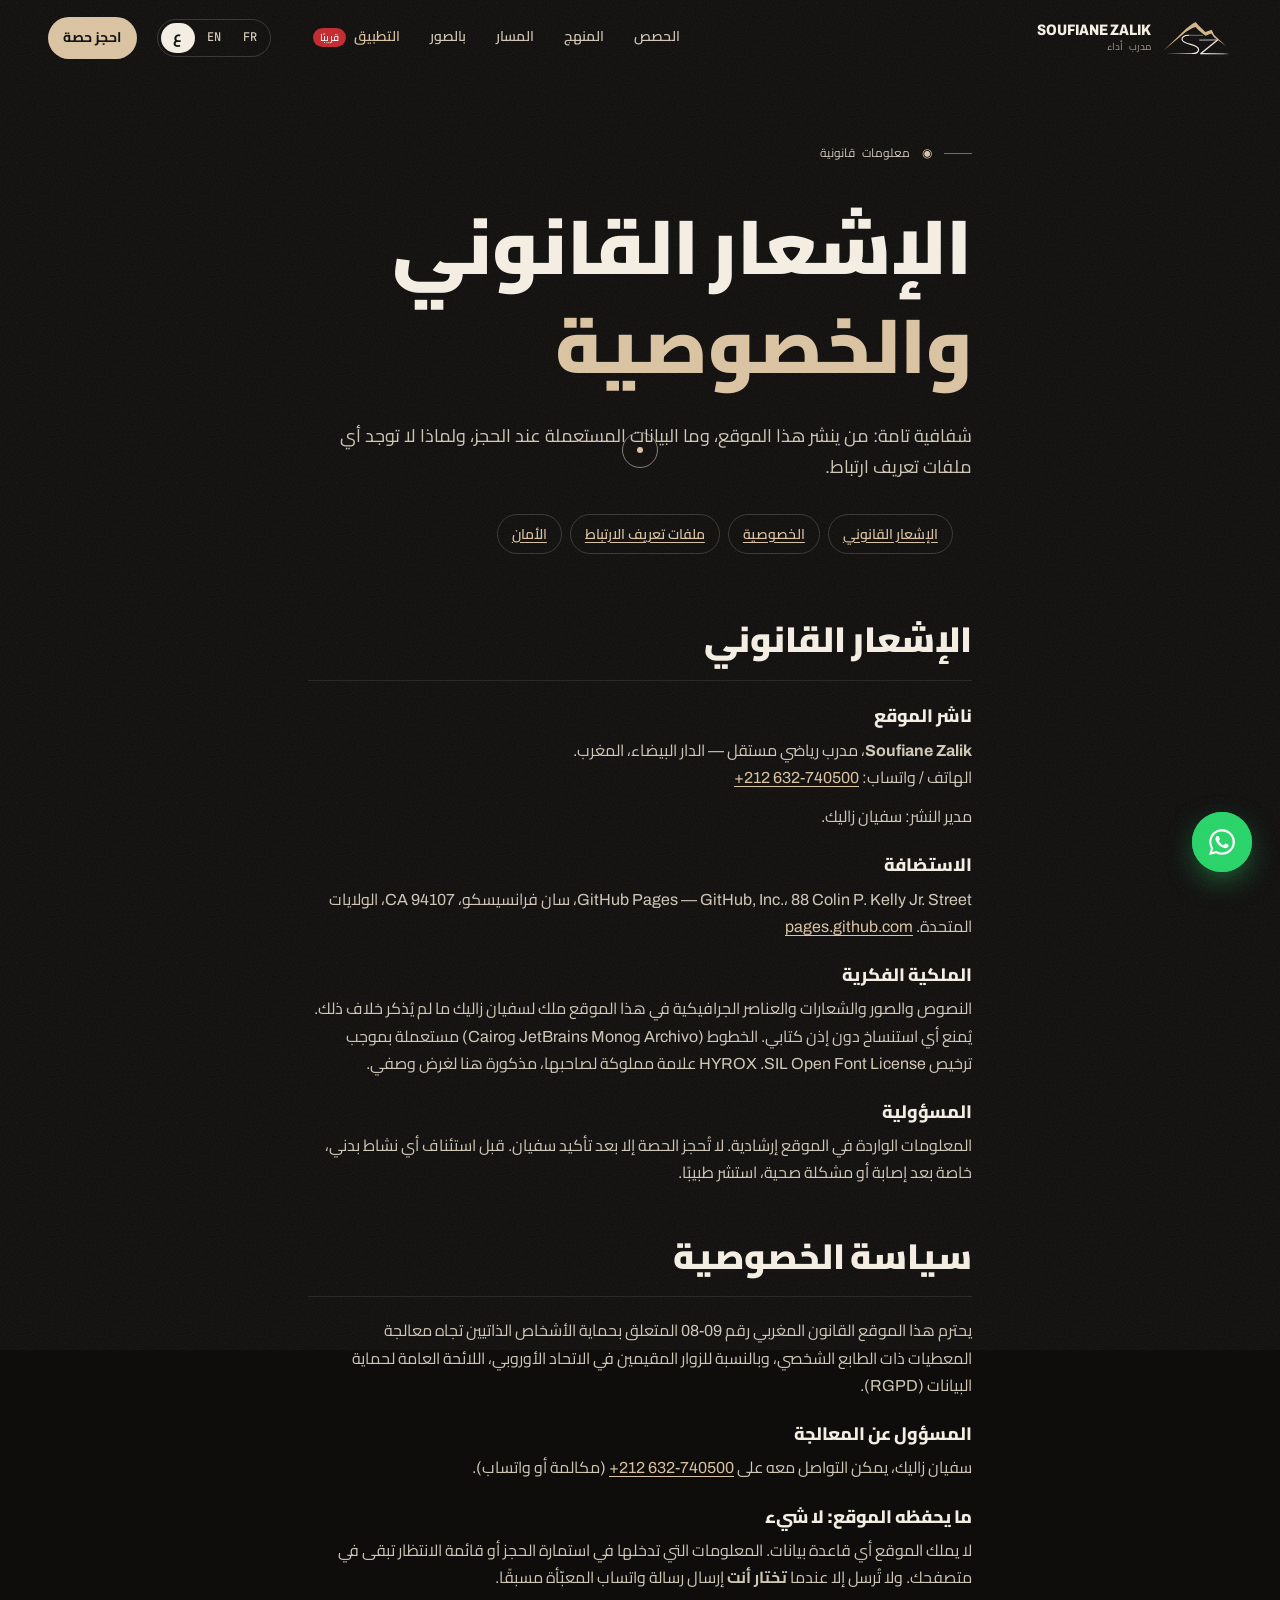
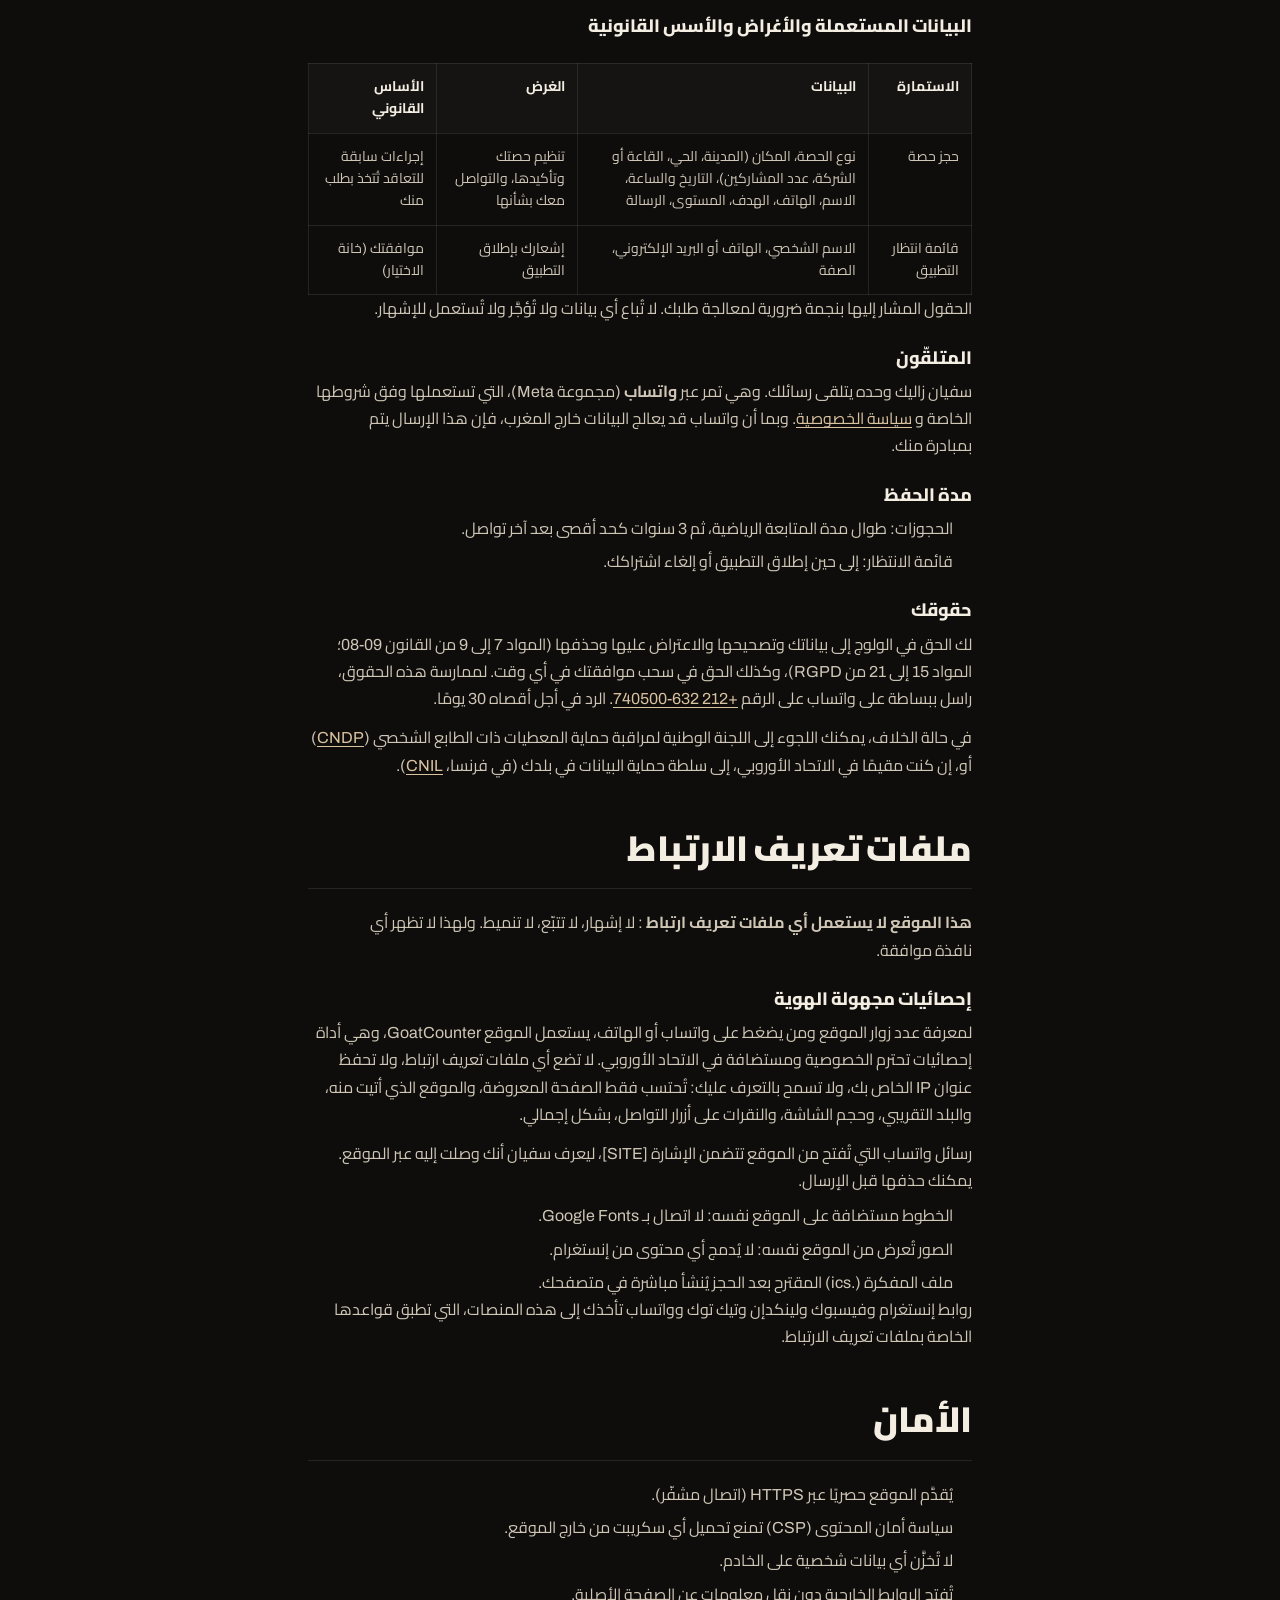
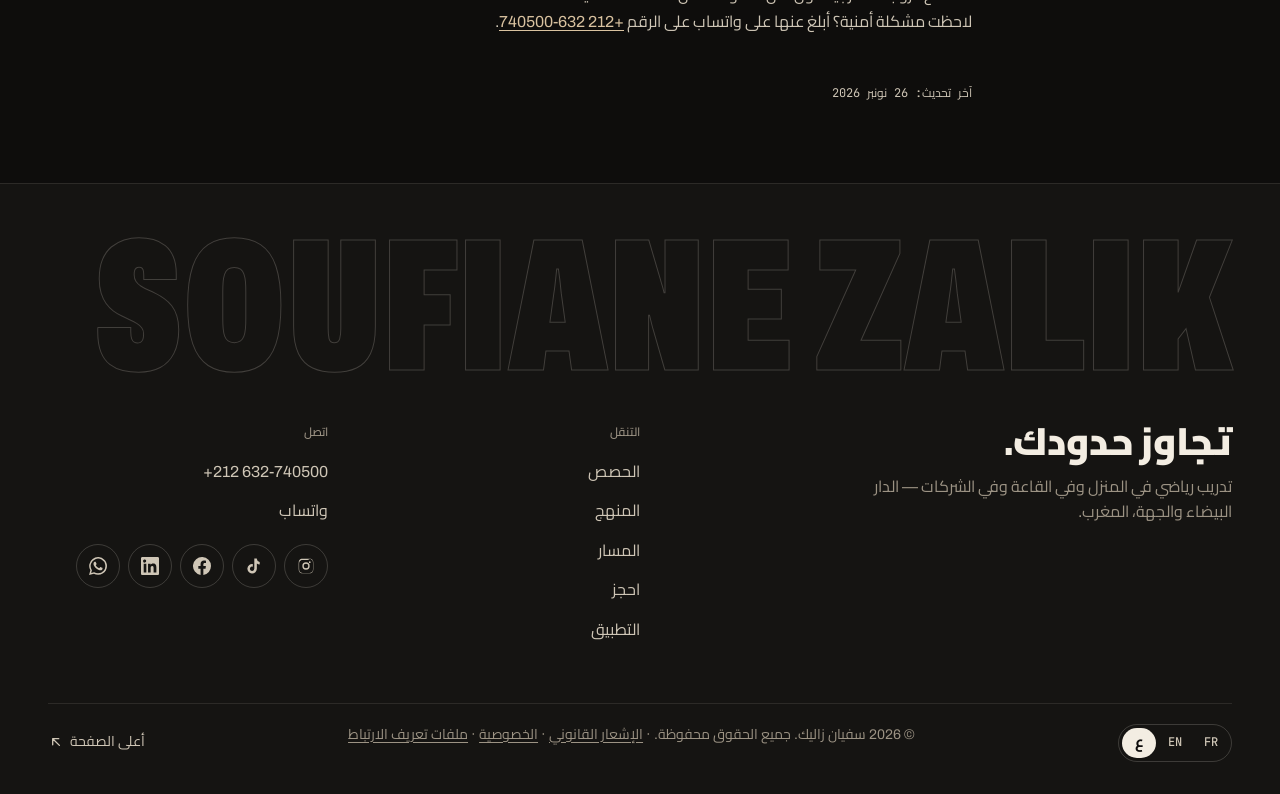
<file: ar/mentions-legales.html>
<!doctype html>
<html lang="ar" data-root="../" dir="rtl">
<head>
  <meta charset="utf-8" />
  <meta http-equiv="Content-Security-Policy" content="default-src 'self'; script-src 'self' 'sha256-WZRJfWvsnNCPcxzZwvyhovnZGqhZaC+8gPGPRbx6wTk='; style-src 'self' 'unsafe-inline'; img-src 'self' data: blob: https://*.goatcounter.com; font-src 'self'; connect-src 'self' https://formspree.io; media-src 'self'; object-src 'none'; base-uri 'self'; form-action 'self'; upgrade-insecure-requests" />
  <meta name="referrer" content="strict-origin-when-cross-origin" />
  <meta name="viewport" content="width=device-width, initial-scale=1, viewport-fit=cover" />
  <title>الإشعار القانوني والخصوصية وملفات تعريف الارتباط | سفيان زاليك</title>
  <meta name="description" content="الإشعار القانوني وسياسة الخصوصية (القانون 09-08 واللائحة الأوروبية RGPD) وسياسة ملفات تعريف الارتباط لموقع سفيان زاليك، مدرب رياضي في الدار البيضاء." />
  <meta name="robots" content="index, follow" />
  <link rel="canonical" href="https://obiodev.github.io/soufian/ar/mentions-legales.html" />
  <link rel="alternate" hreflang="fr" href="https://obiodev.github.io/soufian/mentions-legales.html" />
  <link rel="alternate" hreflang="en" href="https://obiodev.github.io/soufian/en/mentions-legales.html" />
  <link rel="alternate" hreflang="ar" href="https://obiodev.github.io/soufian/ar/mentions-legales.html" />
  <link rel="alternate" hreflang="x-default" href="https://obiodev.github.io/soufian/mentions-legales.html" />
  <meta name="theme-color" content="#0e0d0c" />
  <meta name="color-scheme" content="dark" />
  <link rel="icon" type="image/svg+xml" href="../assets/logo/sz-signature-favicon.svg" />
  <link rel="preload" href="../assets/fonts/archivo-normal-latin.woff2" as="font" type="font/woff2" crossorigin />
  <link rel="stylesheet" href="../assets/fonts/fonts.css" />
  <link rel="stylesheet" href="../styles.css?v=202611261615" />
  <script>document.documentElement.classList.add("js");</script>
</head>
<body class="page-legal">
  <a class="skip" href="#main">انتقل إلى المحتوى</a>

  <!-- ============ SVG SPRITE ============ -->
  <svg width="0" height="0" style="position:absolute" aria-hidden="true" focusable="false">
    <symbol id="i-instagram" viewBox="0 0 24 24"><path fill="currentColor" d="M12 2.2c3.2 0 3.6 0 4.8.1 1.2.1 1.8.2 2.2.4.6.2 1 .5 1.4.9.4.4.7.8.9 1.4.2.4.4 1.1.4 2.2.1 1.3.1 1.6.1 4.8s0 3.6-.1 4.8c-.1 1.2-.2 1.8-.4 2.2-.2.6-.5 1-.9 1.4-.4.4-.8.7-1.4.9-.4.2-1.1.4-2.2.4-1.3.1-1.6.1-4.8.1s-3.6 0-4.8-.1c-1.2-.1-1.8-.2-2.2-.4-.6-.2-1-.5-1.4-.9-.4-.4-.7-.8-.9-1.4-.2-.4-.4-1.1-.4-2.2C2.2 15.6 2.2 15.2 2.2 12s0-3.6.1-4.8c.1-1.2.2-1.8.4-2.2.2-.6.5-1 .9-1.4.4-.4.8-.7 1.4-.9.4-.2 1.1-.4 2.2-.4C8.4 2.2 8.8 2.2 12 2.2zm0 1.8c-3.1 0-3.5 0-4.7.1-1.1.1-1.7.2-2.1.4-.5.2-.9.4-1.2.8-.4.4-.6.7-.8 1.2-.2.4-.3 1-.4 2.1C2.8 9.8 2.8 10.2 2.8 12s0 3.5.1 4.7c.1 1.1.2 1.7.4 2.100.2.5.4.9.8 1.2.4.4.7.6 1.2.8.4.2 1 .3 2.1.4 1.2.1 1.6.1 4.7.1s3.5 0 4.7-.1c1.1-.1 1.7-.2 2.1-.4.5-.2.9-.4 1.2-.8.4-.4.6-.7.8-1.2.2-.4.3-1 .4-2.1.1-1.2.1-1.6.1-4.7s0-3.5-.1-4.7c-.1-1.1-.2-1.7-.4-2.1-.2-.5-.4-.9-.8-1.2-.4-.4-.7-.6-1.2-.8-.4-.2-1-.3-2.1-.4C15.5 4 15.1 4 12 4zm0 3.1a4.900 4.900 0 1 1 0 9.8 4.900 4.900 0 0 1 0-9.8zm0 8a3.1 3.1 0 1 0 0-6.2 3.1 3.1 0 0 0 0 6.2zm6.2-8.2a1.1 1.1 0 1 1-2.3 0 1.1 1.1 0 0 1 2.3 0z"/></symbol>
    <symbol id="i-whatsapp" viewBox="0 0 24 24"><path fill="currentColor" d="M17.5 14.4c-.3-.1-1.8-.9-2-1-.3-.1-.5-.1-.7.1-.2.3-.8 1-.9 1.2-.2.2-.3.2-.6.1-.3-.1-1.300-.5-2.4-1.5-.9-.8-1.5-1.8-1.7-2.1-.2-.3 0-.5.1-.6l.4-.5c.1-.2.2-.3.3-.5.1-.2 0-.4 0-.5l-.9-2.2c-.2-.6-.5-.5-.7-.5h-.6c-.2 0-.5.1-.8.4-.3.3-1 1-1 2.5s1.1 2.9 1.2 3.1c.1.2 2.1 3.2 5.1 4.5.7.3 1.3.5 1.7.6.7.2 1.4.2 1.9.1.6-.1 1.8-.7 2-1.4.2-.7.2-1.3.2-1.4-.1-.2-.3-.3-.6-.4zM12 21.8c-1.8 0-3.5-.5-5-1.4l-.4-.2-3.7 1 1-3.6-.2-.4A9.8 9.8 0 1 1 12 21.8zm8.4-18.2A11.8 11.8 0 0 0 1.8 17.8L.1 24l6.4-1.7A11.8 11.8 0 0 0 24 12c0-3.2-1.2-6.1-3.6-8.4z"/></symbol>
    <symbol id="i-phone" viewBox="0 0 24 24"><path fill="currentColor" d="M6.6 10.8a15.1 15.1 0 0 0 6.6 6.6l2.2-2.2c.3-.3.7-.4 1-.2 1.1.4 2.3.6 3.6.6.6 0 1 .4 1 1V20c0 .6-.4 1-1 1A17 17 0 0 1 3 4c0-.6.4-1 1-1h3.5c.6 0 1 .4 1 1 0 1.3.2 2.5.6 3.6.1.3 0 .7-.2 1l-2.3 2.2z"/></symbol>
    <symbol id="i-tiktok" viewBox="0 0 24 24"><path fill="currentColor" d="M19.6 6.7a4.8 4.8 0 0 1-3.8-4.2V2h-3.4v13.7a2.9 2.9 0 1 1-2-2.8V9.4a6.3 6.3 0 1 0 5.4 6.3V8.8a8.2 8.2 0 0 0 3.8 1.2V6.7z"/></symbol>
    <symbol id="i-facebook" viewBox="0 0 24 24"><path fill="currentColor" d="M24 12a12 12 0 1 0-13.9 11.900v-8.400H7.1V12h3V9.4c0-3 1.8-4.700 4.5-4.700 1.3 0 2.7.2 2.7.2v3h-1.5c-1.5 0-2 .9-2 1.900V12h3.400l-.5 3.5h-2.900v8.400A12 12 0 0 0 24 12z"/></symbol>
    <symbol id="i-linkedin" viewBox="0 0 24 24"><path fill="currentColor" d="M20.4 20.5h-3.6v-5.6c0-1.3 0-3-1.8-3s-2.1 1.4-2.1 2.9v5.7H9.4V9h3.4v1.6c.5-.9 1.6-1.8 3.4-1.8 3.6 0 4.3 2.4 4.3 5.5v6.2zM5.3 7.4a2.1 2.1 0 1 1 0-4.1 2.1 2.1 0 0 1 0 4.1zM7.1 20.5H3.6V9h3.5v11.5zM22.2 0H1.8C.8 0 0 .8 0 1.7v20.6c0 .9.8 1.7 1.8 1.7h20.4c1 0 1.8-.8 1.8-1.7V1.7C24 .8 23.2 0 22.2 0z"/></symbol>
    <symbol id="i-arrow" viewBox="0 0 24 24"><path fill="none" stroke="currentColor" stroke-width="2" stroke-linecap="round" stroke-linejoin="round" d="M5 12h14M13 6l6 6-6 6"/></symbol>
    <symbol id="i-arrow-ne" viewBox="0 0 24 24"><path fill="none" stroke="currentColor" stroke-width="2" stroke-linecap="round" stroke-linejoin="round" d="M7 17 17 7M8 7h9v9"/></symbol>
    <symbol id="i-chev-l" viewBox="0 0 24 24"><path fill="none" stroke="currentColor" stroke-width="2" stroke-linecap="round" stroke-linejoin="round" d="m15 6-6 6 6 6"/></symbol>
    <symbol id="i-chev-r" viewBox="0 0 24 24"><path fill="none" stroke="currentColor" stroke-width="2" stroke-linecap="round" stroke-linejoin="round" d="m9 6 6 6-6 6"/></symbol>
    <symbol id="i-check" viewBox="0 0 24 24"><path fill="none" stroke="currentColor" stroke-width="2.4" stroke-linecap="round" stroke-linejoin="round" d="m5 12.5 4.5 4.5L19 7.5"/></symbol>
    <symbol id="i-home" viewBox="0 0 24 24"><path fill="none" stroke="currentColor" stroke-width="1.8" stroke-linejoin="round" d="M3.5 10.5 12 3.5l8.5 7V20a1 1 0 0 1-1 1h-5v-6h-5v6h-5a1 1 0 0 1-1-1z"/></symbol>
    <symbol id="i-dumbbell" viewBox="0 0 24 24"><path fill="none" stroke="currentColor" stroke-width="1.8" stroke-linecap="round" d="M2.5 12h2M19.5 12h2M7 12h10M4.5 8.5v7M7 6.5v11M17 6.5v11M19.5 8.5v7"/></symbol>
    <symbol id="i-bolt" viewBox="0 0 24 24"><path fill="none" stroke="currentColor" stroke-width="1.8" stroke-linejoin="round" d="M13 2.5 4.5 13.5H11L10 21.5l8.5-11H12z"/></symbol>
    <symbol id="i-glove" viewBox="0 0 24 24"><path fill="none" stroke="currentColor" stroke-width="1.8" stroke-linejoin="round" d="M7 21h9v-3.5c2-1 3.5-3 3.5-5.5V8a3 3 0 0 0-3-3h-1.5V4.5A1.5 1.5 0 0 0 13.5 3h-5A3.5 3.5 0 0 0 5 6.5V10a3 3 0 0 0 2 2.8V21zM15 5v4.5M5.2 9.5H11"/></symbol>
    <symbol id="i-users" viewBox="0 0 24 24"><path fill="none" stroke="currentColor" stroke-width="1.8" stroke-linecap="round" d="M9 11a3.5 3.5 0 1 0 0-7 3.5 3.5 0 0 0 0 7zM2.5 20c.6-3.4 3.200-5.500 6.5-5.500s5.9 2.100 6.5 5.500M16 4.3a3.5 3.5 0 0 1 0 6.400M18 14.800c1.900.7 3.200 2.500 3.500 5.200"/></symbol>
    <symbol id="i-target" viewBox="0 0 24 24"><g fill="none" stroke="currentColor" stroke-width="1.8"><circle cx="12" cy="12" r="9"/><circle cx="12" cy="12" r="5"/><circle cx="12" cy="12" r="1.2" fill="currentColor"/></g></symbol>
    <symbol id="i-calendar" viewBox="0 0 24 24"><g fill="none" stroke="currentColor" stroke-width="1.8" stroke-linecap="round"><rect x="3.5" y="5" width="17" height="15.5" rx="2"/><path d="M3.5 10h17M8 3v4M16 3v4"/></g></symbol>
    <symbol id="i-pin" viewBox="0 0 24 24"><path fill="none" stroke="currentColor" stroke-width="1.8" d="M12 21s-6.5-6.300-6.5-11.200a6.5 6.5 0 0 1 13 0C18.5 14.700 12 21 12 21z"/><circle cx="12" cy="9.800" r="2.300" fill="none" stroke="currentColor" stroke-width="1.8"/></symbol>
    <symbol id="i-pause" viewBox="0 0 24 24"><path fill="currentColor" d="M7 5h3.5v14H7zM13.5 5H17v14h-3.5z"/></symbol>
    <symbol id="i-play" viewBox="0 0 24 24"><path fill="currentColor" d="M8 5.5v13l10.5-6.5z"/></symbol>
    <symbol id="i-plus" viewBox="0 0 24 24"><path fill="none" stroke="currentColor" stroke-width="2" stroke-linecap="round" d="M12 5v14M5 12h14"/></symbol>
    <symbol id="i-timer" viewBox="0 0 24 24"><g fill="none" stroke="currentColor" stroke-width="1.8" stroke-linecap="round"><circle cx="12" cy="13.5" r="7.5"/><path d="M12 9.5v4l2.5 2M9.5 2.5h5M19 6l-1.5 1.5"/></g></symbol>
    <symbol id="i-chart" viewBox="0 0 24 24"><path fill="none" stroke="currentColor" stroke-width="1.8" stroke-linecap="round" stroke-linejoin="round" d="M3.5 20.5h17M6 17v-4M10.5 17V9M15 17v-6M19.5 17V5"/></symbol>
    <symbol id="i-list" viewBox="0 0 24 24"><path fill="none" stroke="currentColor" stroke-width="1.8" stroke-linecap="round" d="M9 6.5h11M9 12h11M9 17.5h11M4 6.5h.01M4 12h.01M4 17.5h.01"/></symbol>
  </svg>

  <div class="cursor" aria-hidden="true"><span class="cursor__dot"></span><span class="cursor__ring"></span></div>
  <div class="progress" id="progress" aria-hidden="true"></div>

  <header class="nav" id="nav">
    <div class="nav__inner">
      <a class="brand" href="index.html" aria-label="سفيان زاليك — الرئيسية">
        <span class="brand__mark" aria-hidden="true"><img src="../assets/logo/sz-signature.svg" alt="" width="71" height="38" /></span>
        <span class="brand__name">Soufiane Zalik<small>مدرب أداء</small></span>
      </a>
      <nav class="nav__menu" id="navMenu" aria-label="التنقل الرئيسي">
        <ul class="nav__links">
          <li><a href="index.html#offres"><span class="nav__num">01</span>الحصص</a></li>
          <li><a href="index.html#methode"><span class="nav__num">02</span>المنهج</a></li>
          <li><a href="index.html#parcours"><span class="nav__num">03</span>المسار</a></li>
          <li><a href="index.html#instagram"><span class="nav__num">04</span>بالصور</a></li>
          <li><a href="app.html" class="is-active" aria-current="page"><span class="nav__num">05</span>التطبيق <span class="tag-soon">قريبًا</span></a></li>
        </ul>
        <div class="nav__menu-foot">
          <nav class="lang-switch lang-switch--menu" aria-label="اللغة"><a href="../mentions-legales.html" hreflang="fr" lang="fr" title="Français">FR</a><a href="../en/mentions-legales.html" hreflang="en" lang="en" title="English">EN</a><a href="../ar/mentions-legales.html" hreflang="ar" lang="ar" title="العربية" aria-current="true">ع</a></nav>
          <a class="btn btn--volt btn--lg" href="index.html#reserver">احجز حصة <svg class="ico" aria-hidden="true"><use href="#i-arrow"/></svg></a>
          <a class="nav__phone" href="tel:+212632740500"><svg class="ico" aria-hidden="true"><use href="#i-phone"/></svg>+212 632-740500</a>
          <div class="socials" data-socials></div>
        </div>
      </nav>
      <nav class="lang-switch lang-switch--bar" aria-label="اللغة"><a href="../mentions-legales.html" hreflang="fr" lang="fr" title="Français">FR</a><a href="../en/mentions-legales.html" hreflang="en" lang="en" title="English">EN</a><a href="../ar/mentions-legales.html" hreflang="ar" lang="ar" title="العربية" aria-current="true">ع</a></nav>
      <a class="btn btn--volt nav__cta magnetic" href="index.html#reserver">احجز<span class="hide-sm">&nbsp;حصة</span></a>
      <button class="burger" id="burger" type="button" aria-expanded="false" aria-controls="navMenu">
        <span class="sr-only">القائمة</span><span class="burger__l" aria-hidden="true"></span><span class="burger__l" aria-hidden="true"></span>
      </button>
    </div>
  </header>

  <main id="main" class="legal">
    <div class="wrap legal__inner">
      <p class="eyebrow"><span>◉</span> معلومات قانونية</p>
      <h1 class="legal__title">الإشعار القانوني<br /><em class="u-volt">والخصوصية</em></h1>
      <p class="legal__intro">شفافية تامة: من ينشر هذا الموقع، وما البيانات المستعملة عند الحجز، ولماذا لا توجد أي ملفات تعريف ارتباط.</p>
      <ul class="legal__toc">
        <li><a href="#mentions">الإشعار القانوني</a></li>
        <li><a href="#confidentialite">الخصوصية</a></li>
        <li><a href="#cookies">ملفات تعريف الارتباط</a></li>
        <li><a href="#securite">الأمان</a></li>
      </ul>

      <section id="mentions" aria-labelledby="t-mentions">
        <h2 id="t-mentions">الإشعار القانوني</h2>
        <h3>ناشر الموقع</h3>
        <p><strong>Soufiane Zalik</strong>، مدرب رياضي مستقل — الدار البيضاء، المغرب.<br />
        الهاتف / واتساب: <a href="tel:+212632740500">+212 632-740500</a></p>
        <p>مدير النشر: سفيان زاليك.</p>
        <h3>الاستضافة</h3>
        <p>GitHub Pages — GitHub, Inc.، 88 Colin P. Kelly Jr. Street، سان فرانسيسكو، CA 94107، الولايات المتحدة. <a href="https://pages.github.com/" target="_blank" rel="noopener noreferrer">pages.github.com</a></p>
        <h3>الملكية الفكرية</h3>
        <p>النصوص والصور والشعارات والعناصر الجرافيكية في هذا الموقع ملك لسفيان زاليك ما لم يُذكر خلاف ذلك. يُمنع أي استنساخ دون إذن كتابي. الخطوط (Archivo وJetBrains Mono وCairo) مستعملة بموجب ترخيص SIL Open Font License. ‏HYROX علامة مملوكة لصاحبها، مذكورة هنا لغرض وصفي.</p>
        <h3>المسؤولية</h3>
        <p>المعلومات الواردة في الموقع إرشادية. لا تُحجز الحصة إلا بعد تأكيد سفيان. قبل استئناف أي نشاط بدني، خاصة بعد إصابة أو مشكلة صحية، استشر طبيبًا.</p>
      </section>

      <section id="confidentialite" aria-labelledby="t-conf">
        <h2 id="t-conf">سياسة الخصوصية</h2>
        <p>يحترم هذا الموقع القانون المغربي رقم 09-08 المتعلق بحماية الأشخاص الذاتيين تجاه معالجة المعطيات ذات الطابع الشخصي، وبالنسبة للزوار المقيمين في الاتحاد الأوروبي، اللائحة العامة لحماية البيانات (RGPD).</p>
        <h3>المسؤول عن المعالجة</h3>
        <p>سفيان زاليك، يمكن التواصل معه على <a href="tel:+212632740500">+212 632-740500</a> (مكالمة أو واتساب).</p>
        <h3>ما يحفظه الموقع: لا شيء</h3>
        <p>لا يملك الموقع أي قاعدة بيانات. المعلومات التي تدخلها في استمارة الحجز أو قائمة الانتظار تبقى في متصفحك. ولا تُرسل إلا عندما <strong>تختار أنت</strong> إرسال رسالة واتساب المعبّأة مسبقًا.</p>
        <h3>البيانات المستعملة والأغراض والأسس القانونية</h3>
        <div class="legal__table-wrap">
          <table class="legal__table">
            <thead><tr><th>الاستمارة</th><th>البيانات</th><th>الغرض</th><th>الأساس القانوني</th></tr></thead>
            <tbody>
              <tr><td>حجز حصة</td><td>نوع الحصة، المكان (المدينة، الحي، القاعة أو الشركة، عدد المشاركين)، التاريخ والساعة، الاسم، الهاتف، الهدف، المستوى، الرسالة</td><td>تنظيم حصتك وتأكيدها، والتواصل معك بشأنها</td><td>إجراءات سابقة للتعاقد تُتخذ بطلب منك</td></tr>
              <tr><td>قائمة انتظار التطبيق</td><td>الاسم الشخصي، الهاتف أو البريد الإلكتروني، الصفة</td><td>إشعارك بإطلاق التطبيق</td><td>موافقتك (خانة الاختيار)</td></tr>
            </tbody>
          </table>
        </div>
        <p>الحقول المشار إليها بنجمة ضرورية لمعالجة طلبك. لا تُباع أي بيانات ولا تُؤجَّر ولا تُستعمل للإشهار.</p>
        <h3>المتلقّون</h3>
        <p>سفيان زاليك وحده يتلقى رسائلك. وهي تمر عبر <strong>واتساب</strong> (مجموعة Meta)، التي تستعملها وفق شروطها الخاصة و <a href="https://www.whatsapp.com/legal/privacy-policy" target="_blank" rel="noopener noreferrer">سياسة الخصوصية</a>. وبما أن واتساب قد يعالج البيانات خارج المغرب، فإن هذا الإرسال يتم بمبادرة منك.</p>
        <h3>مدة الحفظ</h3>
        <ul>
          <li>الحجوزات: طوال مدة المتابعة الرياضية، ثم 3 سنوات كحد أقصى بعد آخر تواصل.</li>
          <li>قائمة الانتظار: إلى حين إطلاق التطبيق أو إلغاء اشتراكك.</li>
        </ul>
        <h3>حقوقك</h3>
        <p>لك الحق في الولوج إلى بياناتك وتصحيحها والاعتراض عليها وحذفها (المواد 7 إلى 9 من القانون 09-08؛ المواد 15 إلى 21 من RGPD)، وكذلك الحق في سحب موافقتك في أي وقت. لممارسة هذه الحقوق، راسل ببساطة على واتساب على الرقم <a href="https://wa.me/212632740500" target="_blank" rel="noopener noreferrer">+212 632-740500</a>. الرد في أجل أقصاه 30 يومًا.</p>
        <p>في حالة الخلاف، يمكنك اللجوء إلى اللجنة الوطنية لمراقبة حماية المعطيات ذات الطابع الشخصي (<a href="https://www.cndp.ma" target="_blank" rel="noopener noreferrer">CNDP</a>) أو، إن كنت مقيمًا في الاتحاد الأوروبي، إلى سلطة حماية البيانات في بلدك (في فرنسا، <a href="https://www.cnil.fr" target="_blank" rel="noopener noreferrer">CNIL</a>).</p>
      </section>

      <section id="cookies" aria-labelledby="t-cookies">
        <h2 id="t-cookies">ملفات تعريف الارتباط</h2>
        <p><strong>هذا الموقع لا يستعمل أي ملفات تعريف ارتباط</strong> : لا إشهار، لا تتبّع، لا تنميط. ولهذا لا تظهر أي نافذة موافقة.</p>
        <h3>إحصائيات مجهولة الهوية</h3>
        <p>لمعرفة عدد زوار الموقع ومن يضغط على واتساب أو الهاتف، يستعمل الموقع GoatCounter، وهي أداة إحصائيات تحترم الخصوصية ومستضافة في الاتحاد الأوروبي. لا تضع أي ملفات تعريف ارتباط، ولا تحفظ عنوان IP الخاص بك، ولا تسمح بالتعرف عليك: تُحتسب فقط الصفحة المعروضة، والموقع الذي أتيت منه، والبلد التقريبي، وحجم الشاشة، والنقرات على أزرار التواصل، بشكل إجمالي.</p>
        <p>رسائل واتساب التي تُفتح من الموقع تتضمن الإشارة [SITE]، ليعرف سفيان أنك وصلت إليه عبر الموقع. يمكنك حذفها قبل الإرسال.</p>
        <ul>
          <li>الخطوط مستضافة على الموقع نفسه: لا اتصال بـ Google Fonts.</li>
          <li>الصور تُعرض من الموقع نفسه: لا يُدمج أي محتوى من إنستغرام.</li>
          <li>ملف المفكرة (.ics) المقترح بعد الحجز يُنشأ مباشرة في متصفحك.</li>
        </ul>
        <p>روابط إنستغرام وفيسبوك ولينكدإن وتيك توك وواتساب تأخذك إلى هذه المنصات، التي تطبق قواعدها الخاصة بملفات تعريف الارتباط.</p>
      </section>

      <section id="securite" aria-labelledby="t-secu">
        <h2 id="t-secu">الأمان</h2>
        <ul>
          <li>يُقدَّم الموقع حصريًا عبر HTTPS (اتصال مشفّر).</li>
          <li>سياسة أمان المحتوى (CSP) تمنع تحميل أي سكريبت من خارج الموقع.</li>
          <li>لا تُخزَّن أي بيانات شخصية على الخادم.</li>
          <li>تُفتح الروابط الخارجية دون نقل معلومات عن الصفحة الأصلية.</li>
        </ul>
        <p>لاحظت مشكلة أمنية؟ أبلغ عنها على واتساب على الرقم <a href="https://wa.me/212632740500" target="_blank" rel="noopener noreferrer">+212 632-740500</a>.</p>
      </section>

      <p class="legal__updated">آخر تحديث: 26 نونبر 2026</p>
    </div>
  </main>

  <!-- ============ FOOTER ============ -->
  <footer class="footer">
    <div class="wrap">
      <p class="footer__giant" aria-hidden="true">Soufiane Zalik</p>
      <div class="footer__grid">
        <div class="footer__col">
          <p class="footer__tagline">تجاوز حدودك.</p>
          <p class="footer__muted">تدريب رياضي في المنزل وفي القاعة وفي الشركات — الدار البيضاء والجهة، المغرب.</p>
        </div>
        <nav class="footer__col" aria-label="تذييل الصفحة">
          <p class="mono footer__k">التنقل</p>
          <ul>
            <li><a href="index.html#offres">الحصص</a></li>
            <li><a href="index.html#methode">المنهج</a></li>
            <li><a href="index.html#parcours">المسار</a></li>
            <li><a href="index.html#reserver">احجز</a></li>
            <li><a href="app.html">التطبيق</a></li>
          </ul>
        </nav>
        <div class="footer__col">
          <p class="mono footer__k">اتصل</p>
          <ul>
            <li><a href="tel:+212632740500">+212 632-740500</a></li>
            <li><a href="https://wa.me/212632740500" target="_blank" rel="noopener noreferrer">واتساب</a></li>
          </ul>
          <div class="socials" data-socials></div>
        </div>
      </div>
      <div class="footer__bottom">
        <nav class="lang-switch lang-switch--footer" aria-label="اللغة"><a href="../mentions-legales.html" hreflang="fr" lang="fr" title="Français">FR</a><a href="../en/mentions-legales.html" hreflang="en" lang="en" title="English">EN</a><a href="../ar/mentions-legales.html" hreflang="ar" lang="ar" title="العربية" aria-current="true">ع</a></nav>
        <p>© <span data-year>2026</span> سفيان زاليك. جميع الحقوق محفوظة. · <a href="mentions-legales.html">الإشعار القانوني</a> · <a href="mentions-legales.html#confidentialite">الخصوصية</a> · <a href="mentions-legales.html#cookies">ملفات تعريف الارتباط</a></p>
        <a href="#top" class="footer__top">أعلى الصفحة <svg class="ico" aria-hidden="true"><use href="#i-arrow-ne"/></svg></a>
      </div>
    </div>
  </footer>

  <!-- ============ DOCK (mobile) + FLOATING WA ============ -->
  <div class="dock" id="dock">
    <a class="dock__book" href="index.html#reserver">احجز حصة <svg class="ico" aria-hidden="true"><use href="#i-arrow"/></svg></a>
  </div>
  <a class="wa-float" href="https://wa.me/212632740500" target="_blank" rel="noopener noreferrer" aria-label="راسل سفيان على واتساب">
    <svg aria-hidden="true"><use href="#i-whatsapp"/></svg>
  </a>

  <script src="../script.js?v=202611261615" defer></script>
</body>
</html>
</file>
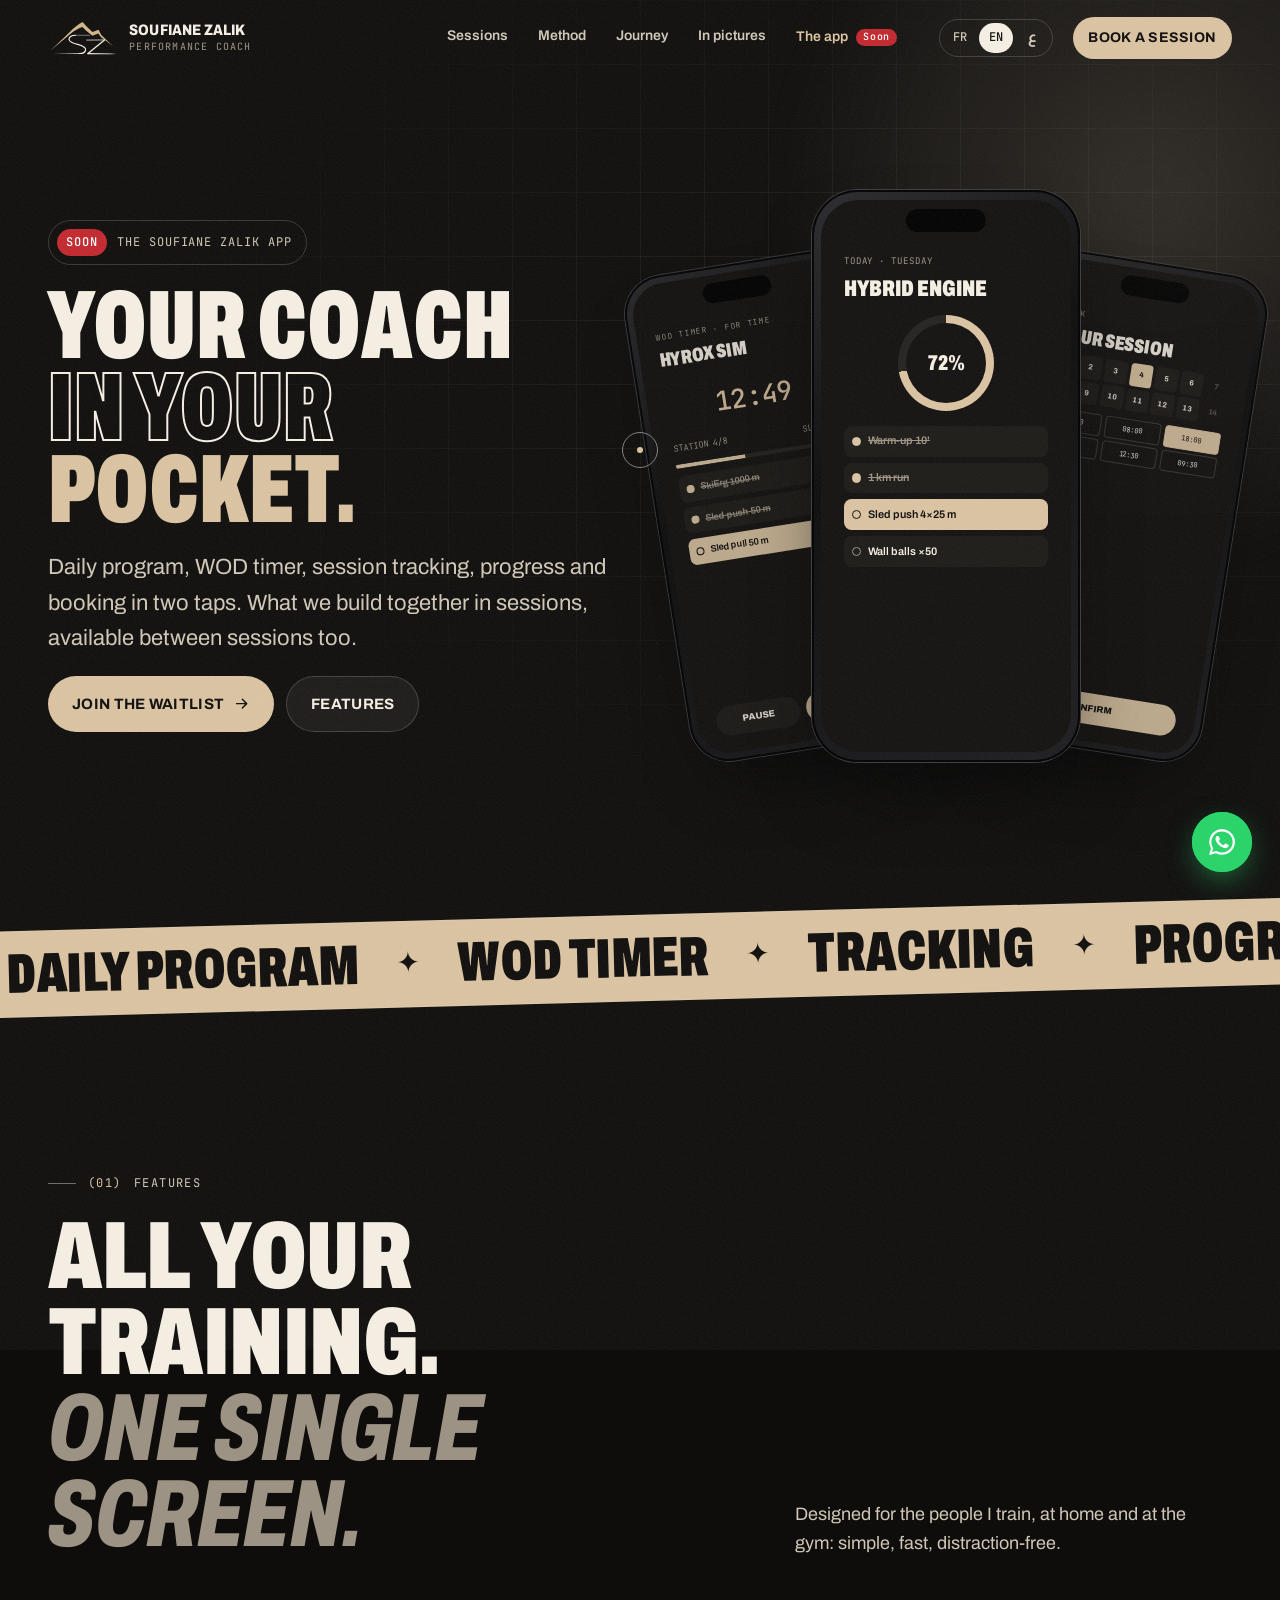
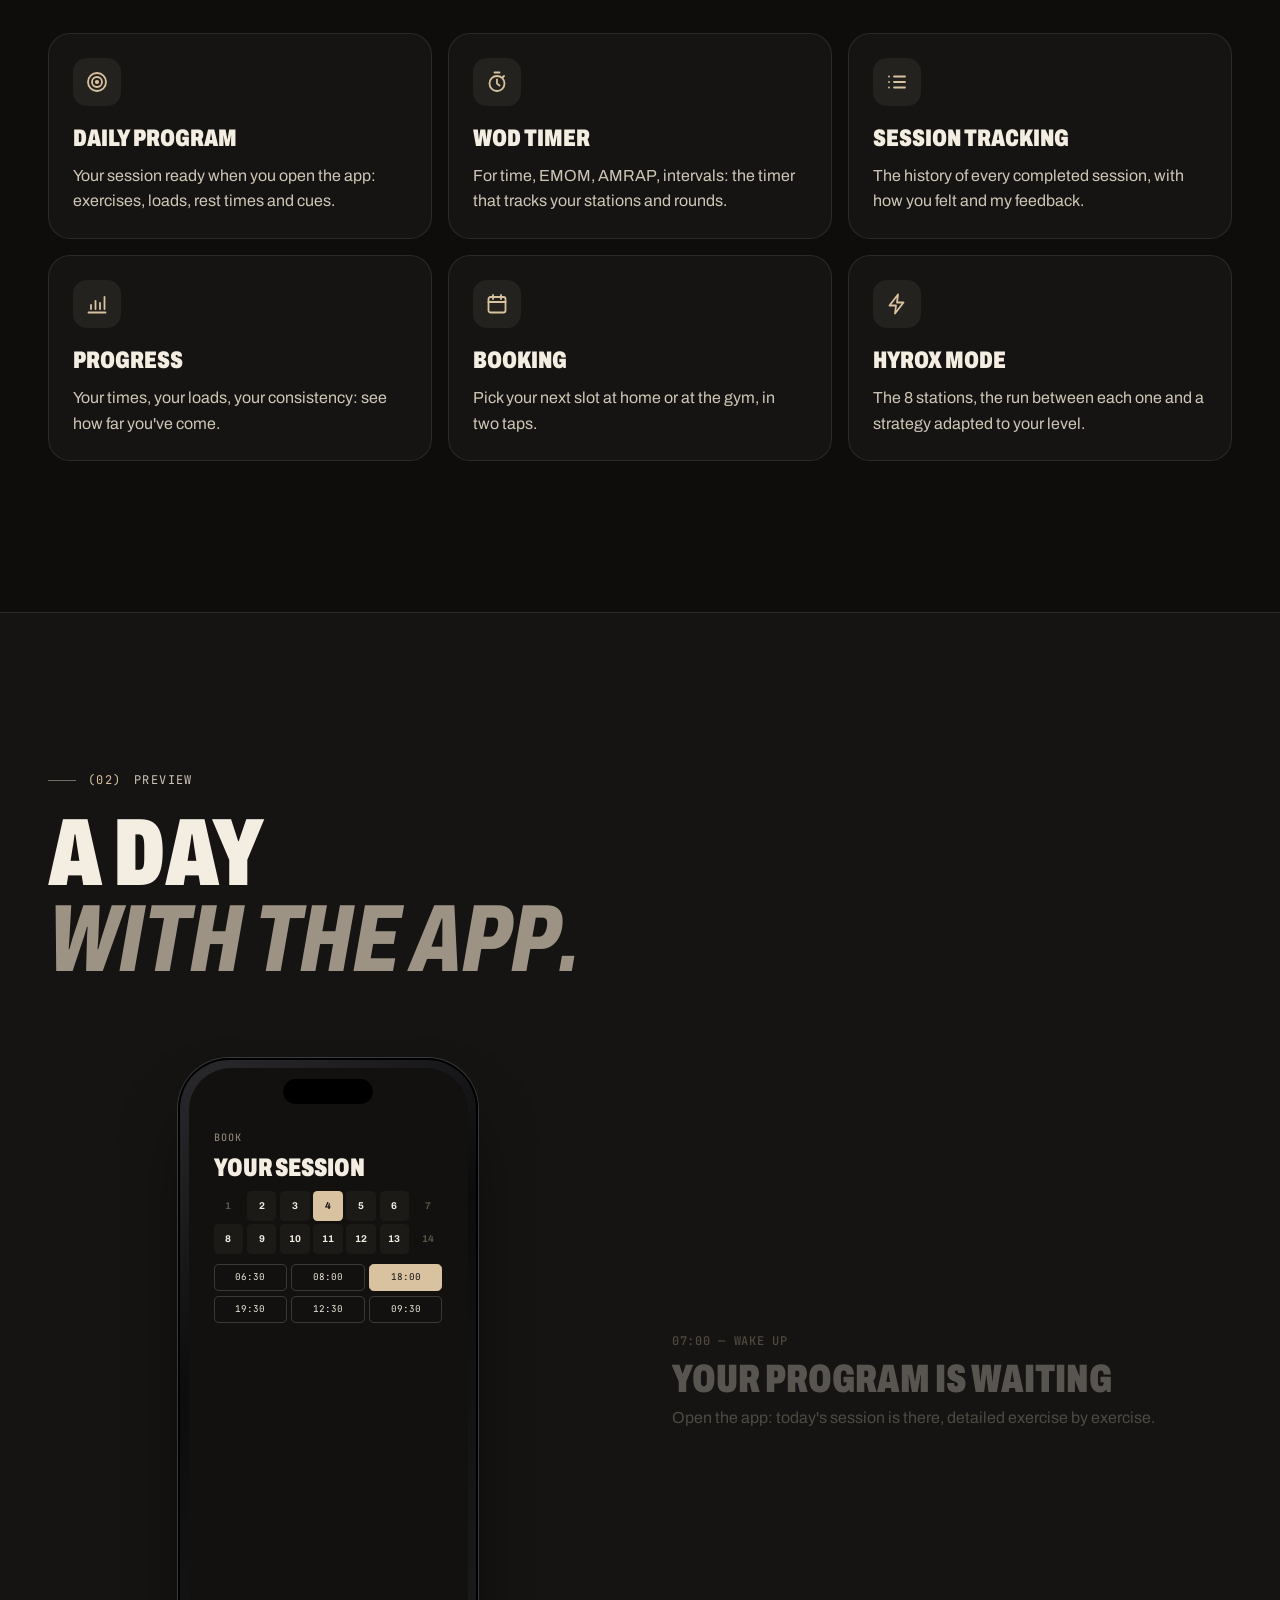
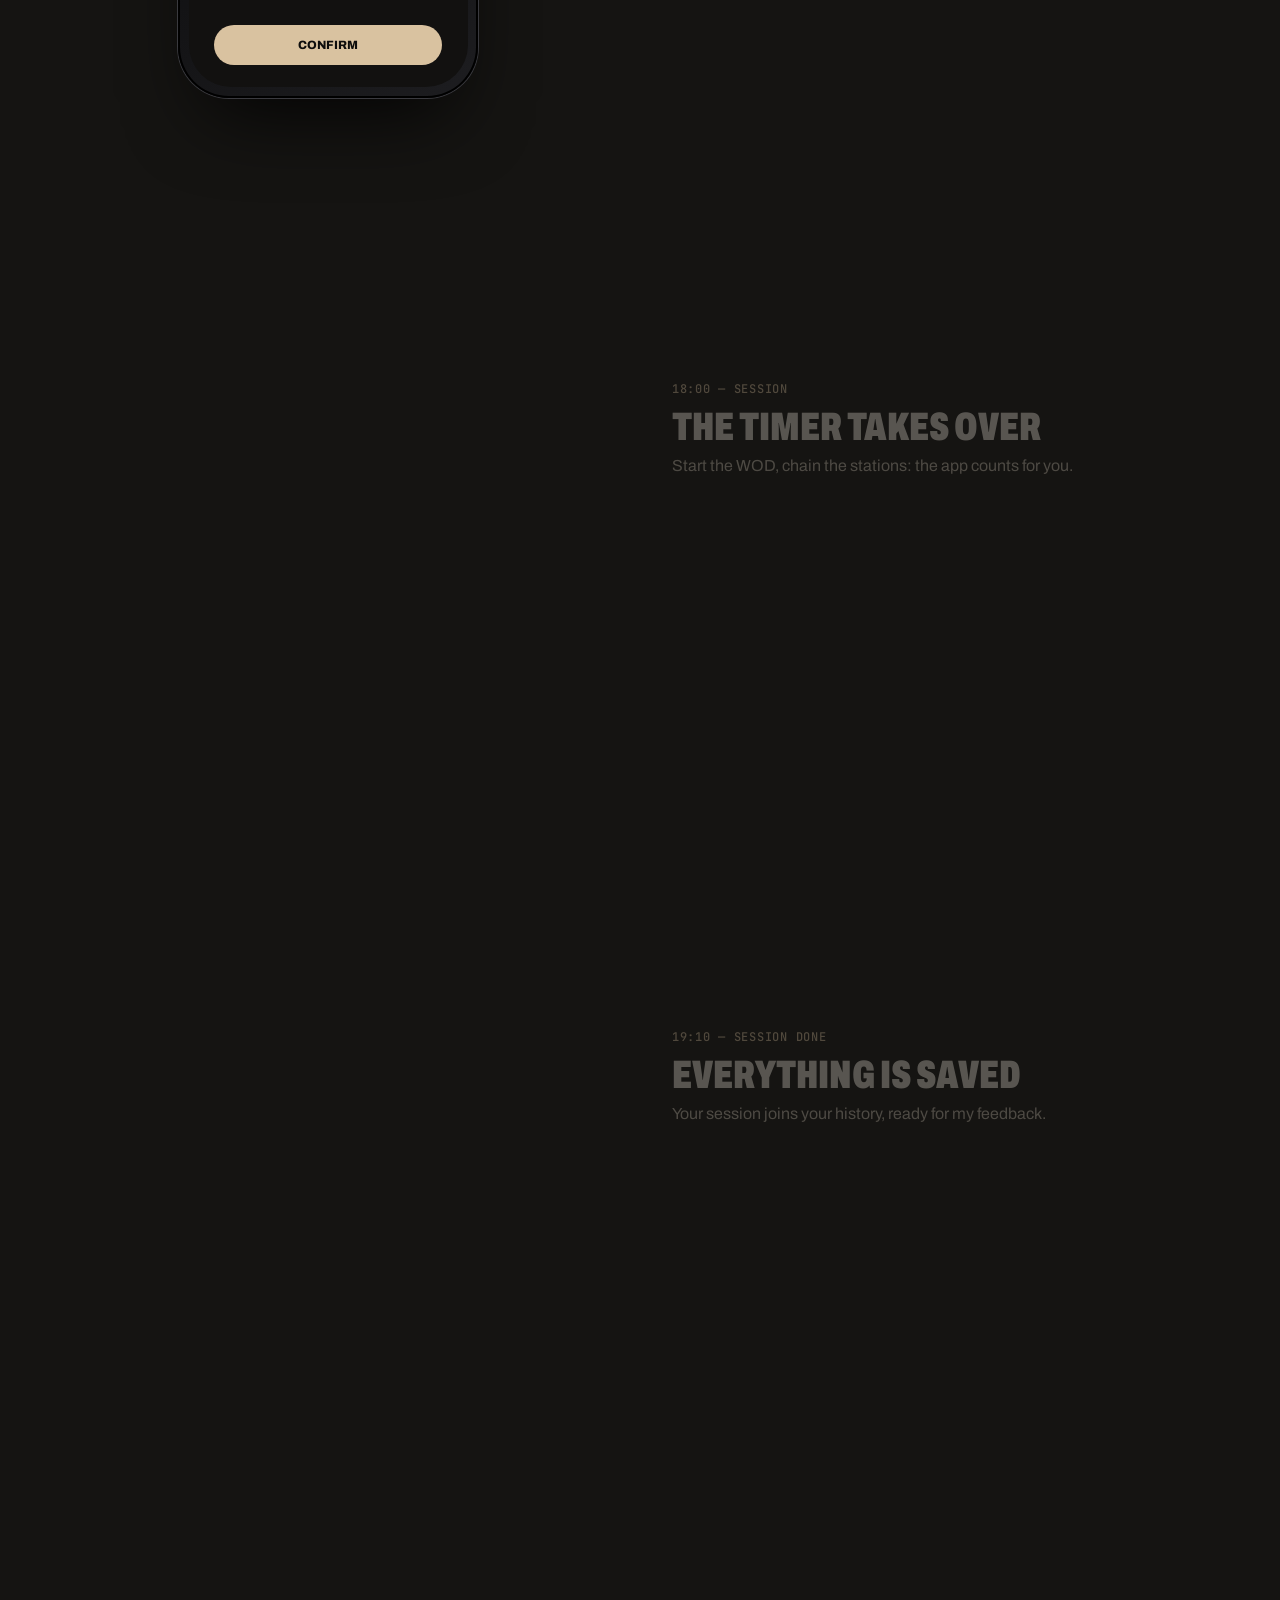
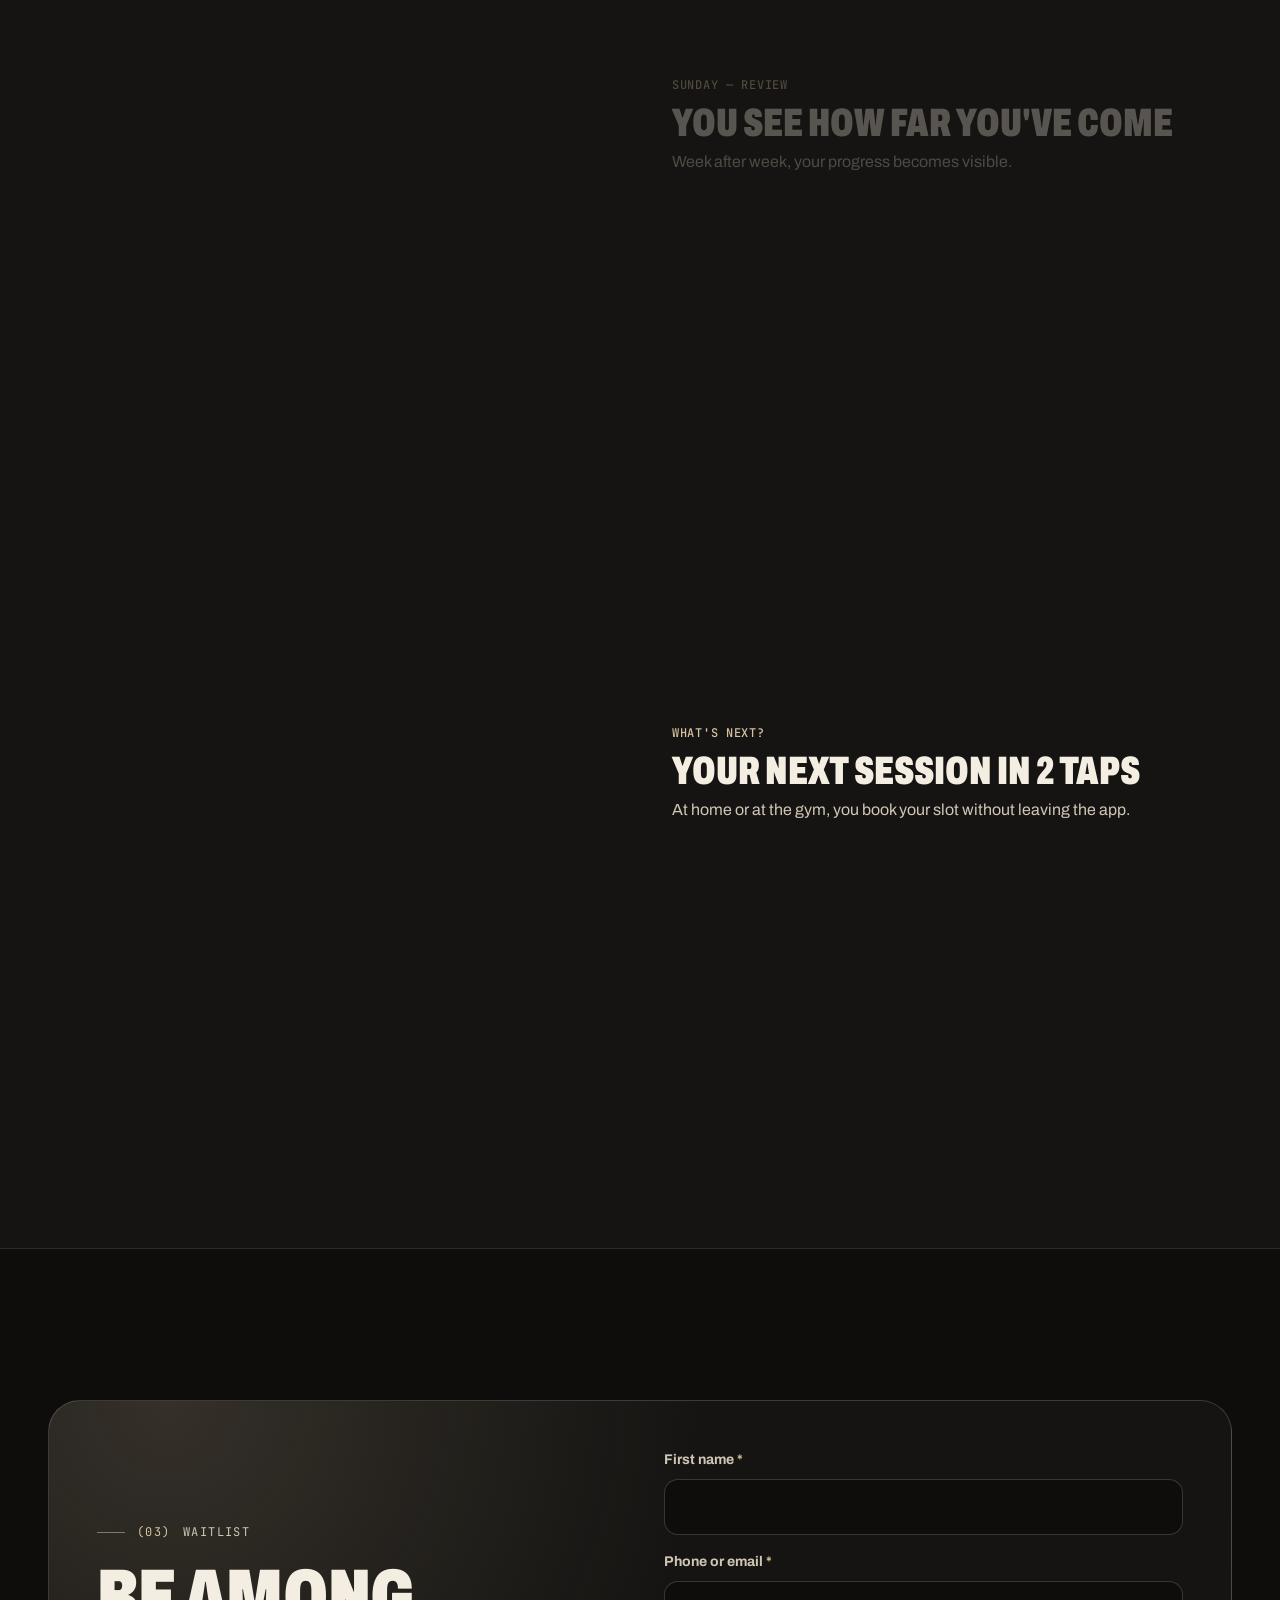
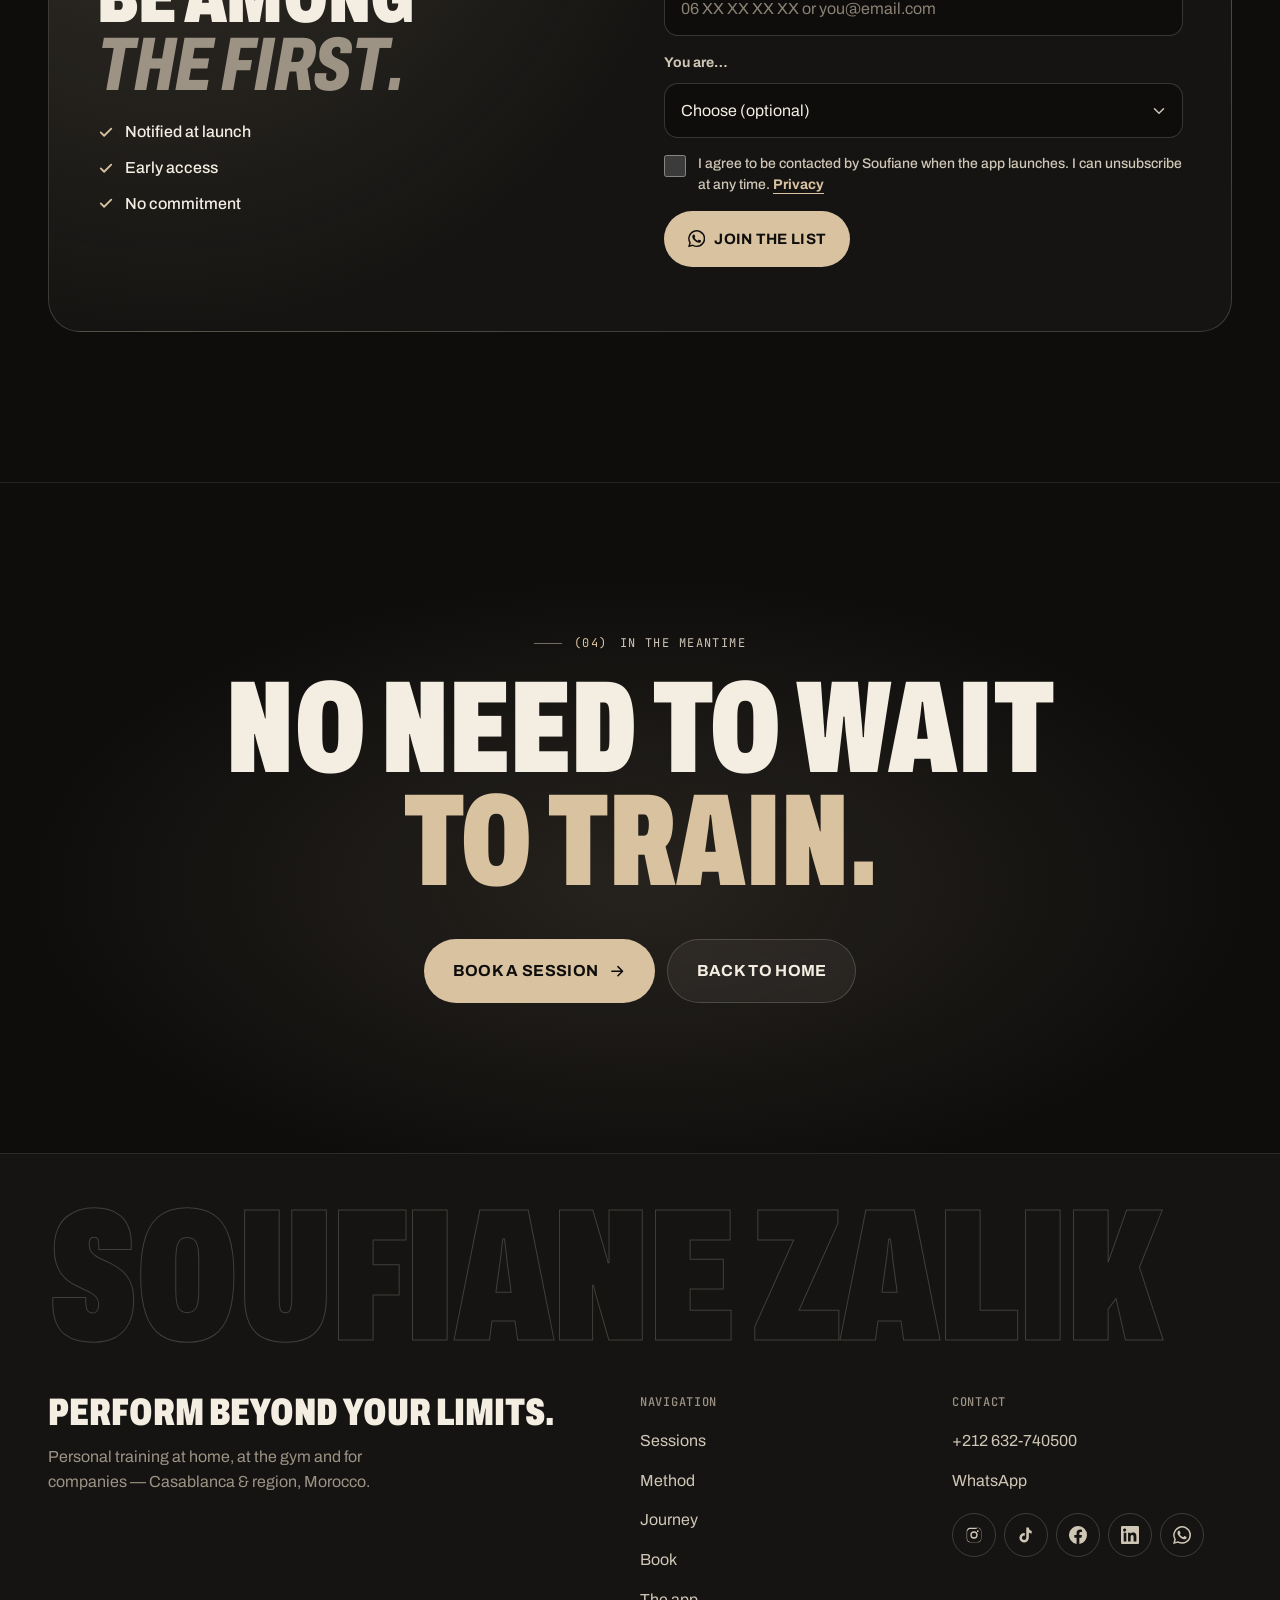
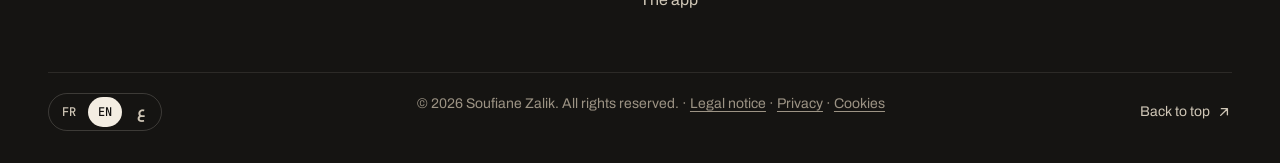
<file: en/app.html>
<!doctype html>
<html lang="en" data-root="../">
<head>
  <meta charset="utf-8" />
  <meta http-equiv="Content-Security-Policy" content="default-src 'self'; script-src 'self' 'sha256-WZRJfWvsnNCPcxzZwvyhovnZGqhZaC+8gPGPRbx6wTk='; style-src 'self' 'unsafe-inline'; img-src 'self' data: blob: https://*.goatcounter.com; font-src 'self'; connect-src 'self' https://formspree.io; media-src 'self'; object-src 'none'; base-uri 'self'; form-action 'self'; upgrade-insecure-requests" />
  <meta name="referrer" content="strict-origin-when-cross-origin" />
  <meta name="viewport" content="width=device-width, initial-scale=1, viewport-fit=cover" />
  <title>The Soufiane Zalik app — Coming soon</title>
  <meta name="description" content="Soufiane Zalik&#x27;s coaching app is coming: daily program, WOD timer, session tracking, progress and booking in two taps. Join the waitlist." />
  <meta name="robots" content="index, follow" />
  <link rel="canonical" href="https://obiodev.github.io/soufian/en/app.html" />
  <link rel="alternate" hreflang="fr" href="https://obiodev.github.io/soufian/app.html" />
  <link rel="alternate" hreflang="en" href="https://obiodev.github.io/soufian/en/app.html" />
  <link rel="alternate" hreflang="ar" href="https://obiodev.github.io/soufian/ar/app.html" />
  <link rel="alternate" hreflang="x-default" href="https://obiodev.github.io/soufian/app.html" />
  <meta property="og:type" content="website" />
  <meta property="og:locale" content="en_US" />
  <meta property="og:title" content="The Soufiane Zalik app — Coming soon" />
  <meta property="og:description" content="Your coach in your pocket. Join the waitlist." />
  <meta property="og:url" content="https://obiodev.github.io/soufian/en/app.html" />
  <meta property="og:image" content="https://obiodev.github.io/soufian/assets/photos/p02-aug06.jpg" />
  <meta name="twitter:card" content="summary_large_image" />
  <meta name="theme-color" content="#0e0d0c" />
  <meta name="color-scheme" content="dark" />
  <link rel="icon" type="image/svg+xml" href="../assets/logo/sz-signature-favicon.svg" />
  <link rel="preload" href="../assets/fonts/archivo-normal-latin.woff2" as="font" type="font/woff2" crossorigin />
  <link rel="stylesheet" href="../assets/fonts/fonts.css" />
  <link rel="stylesheet" href="../styles.css?v=202611261615" />
  <script>document.documentElement.classList.add("js");</script>
  <script type="application/ld+json">
  {
    "@context": "https://schema.org",
    "@type": "WebPage",
    "name": "L'app Soufiane Zalik — Bientôt disponible",
    "description": "Application de coaching à venir : programme du jour, chrono WOD, suivi des séances, progression, réservation.",
    "inLanguage": "en",
    "author": {
      "@type": "Person",
      "name": "Soufiane Zalik",
      "jobTitle": "HYROX Performance Coach",
      "sameAs": [
        "https://www.instagram.com/soufiane_zalik/",
        "https://www.facebook.com/soufiane.zalik/",
        "https://www.linkedin.com/in/soufiane-zalik-638149248",
        "https://www.tiktok.com/@soufiane_zalik"
      ]
    }
  }
  </script>
</head>
<body class="page-app">
  <a class="skip" href="#main">Skip to content</a>
  <!-- ============ SVG SPRITE ============ -->
  <svg width="0" height="0" style="position:absolute" aria-hidden="true" focusable="false">
    <symbol id="i-instagram" viewBox="0 0 24 24"><path fill="currentColor" d="M12 2.2c3.2 0 3.6 0 4.8.1 1.2.1 1.8.2 2.2.4.6.2 1 .5 1.4.9.4.4.7.8.9 1.4.2.4.4 1.1.4 2.2.1 1.3.1 1.6.1 4.8s0 3.6-.1 4.8c-.1 1.2-.2 1.8-.4 2.2-.2.6-.5 1-.9 1.4-.4.4-.8.7-1.4.9-.4.2-1.1.4-2.2.4-1.3.1-1.6.1-4.8.1s-3.6 0-4.8-.1c-1.2-.1-1.8-.2-2.2-.4-.6-.2-1-.5-1.4-.9-.4-.4-.7-.8-.9-1.4-.2-.4-.4-1.1-.4-2.2C2.2 15.6 2.2 15.2 2.2 12s0-3.6.1-4.8c.1-1.2.2-1.8.4-2.2.2-.6.5-1 .9-1.4.4-.4.8-.7 1.4-.9.4-.2 1.1-.4 2.2-.4C8.4 2.2 8.8 2.2 12 2.2zm0 1.8c-3.1 0-3.5 0-4.7.1-1.1.1-1.7.2-2.1.4-.5.2-.9.4-1.2.8-.4.4-.6.7-.8 1.2-.2.4-.3 1-.4 2.1C2.8 9.8 2.8 10.2 2.8 12s0 3.5.1 4.7c.1 1.1.2 1.7.4 2.100.2.5.4.9.8 1.2.4.4.7.6 1.2.8.4.2 1 .3 2.1.4 1.2.1 1.6.1 4.7.1s3.5 0 4.7-.1c1.1-.1 1.7-.2 2.1-.4.5-.2.9-.4 1.2-.8.4-.4.6-.7.8-1.2.2-.4.3-1 .4-2.1.1-1.2.1-1.6.1-4.7s0-3.5-.1-4.7c-.1-1.1-.2-1.7-.4-2.1-.2-.5-.4-.9-.8-1.2-.4-.4-.7-.6-1.2-.8-.4-.2-1-.3-2.1-.4C15.5 4 15.1 4 12 4zm0 3.1a4.900 4.900 0 1 1 0 9.8 4.900 4.900 0 0 1 0-9.8zm0 8a3.1 3.1 0 1 0 0-6.2 3.1 3.1 0 0 0 0 6.2zm6.2-8.2a1.1 1.1 0 1 1-2.3 0 1.1 1.1 0 0 1 2.3 0z"/></symbol>
    <symbol id="i-whatsapp" viewBox="0 0 24 24"><path fill="currentColor" d="M17.5 14.4c-.3-.1-1.8-.9-2-1-.3-.1-.5-.1-.7.1-.2.3-.8 1-.9 1.2-.2.2-.3.2-.6.1-.3-.1-1.300-.5-2.4-1.5-.9-.8-1.5-1.8-1.7-2.1-.2-.3 0-.5.1-.6l.4-.5c.1-.2.2-.3.3-.5.1-.2 0-.4 0-.5l-.9-2.2c-.2-.6-.5-.5-.7-.5h-.6c-.2 0-.5.1-.8.4-.3.3-1 1-1 2.5s1.1 2.9 1.2 3.1c.1.2 2.1 3.2 5.1 4.5.7.3 1.3.5 1.7.6.7.2 1.4.2 1.9.1.6-.1 1.8-.7 2-1.4.2-.7.2-1.3.2-1.4-.1-.2-.3-.3-.6-.4zM12 21.8c-1.8 0-3.5-.5-5-1.4l-.4-.2-3.7 1 1-3.6-.2-.4A9.8 9.8 0 1 1 12 21.8zm8.4-18.2A11.8 11.8 0 0 0 1.8 17.8L.1 24l6.4-1.7A11.8 11.8 0 0 0 24 12c0-3.2-1.2-6.1-3.6-8.4z"/></symbol>
    <symbol id="i-phone" viewBox="0 0 24 24"><path fill="currentColor" d="M6.6 10.8a15.1 15.1 0 0 0 6.6 6.6l2.2-2.2c.3-.3.7-.4 1-.2 1.1.4 2.3.6 3.6.6.6 0 1 .4 1 1V20c0 .6-.4 1-1 1A17 17 0 0 1 3 4c0-.6.4-1 1-1h3.5c.6 0 1 .4 1 1 0 1.3.2 2.5.6 3.6.1.3 0 .7-.2 1l-2.3 2.2z"/></symbol>
    <symbol id="i-tiktok" viewBox="0 0 24 24"><path fill="currentColor" d="M19.6 6.7a4.8 4.8 0 0 1-3.8-4.2V2h-3.4v13.7a2.9 2.9 0 1 1-2-2.8V9.4a6.3 6.3 0 1 0 5.4 6.3V8.8a8.2 8.2 0 0 0 3.8 1.2V6.7z"/></symbol>
    <symbol id="i-facebook" viewBox="0 0 24 24"><path fill="currentColor" d="M24 12a12 12 0 1 0-13.9 11.900v-8.400H7.1V12h3V9.4c0-3 1.8-4.700 4.5-4.700 1.3 0 2.7.2 2.7.2v3h-1.5c-1.5 0-2 .9-2 1.900V12h3.400l-.5 3.5h-2.900v8.400A12 12 0 0 0 24 12z"/></symbol>
    <symbol id="i-linkedin" viewBox="0 0 24 24"><path fill="currentColor" d="M20.4 20.5h-3.6v-5.6c0-1.3 0-3-1.8-3s-2.1 1.4-2.1 2.9v5.7H9.4V9h3.4v1.6c.5-.9 1.6-1.8 3.4-1.8 3.6 0 4.3 2.4 4.3 5.5v6.2zM5.3 7.4a2.1 2.1 0 1 1 0-4.1 2.1 2.1 0 0 1 0 4.1zM7.1 20.5H3.6V9h3.5v11.5zM22.2 0H1.8C.8 0 0 .8 0 1.7v20.6c0 .9.8 1.7 1.8 1.7h20.4c1 0 1.8-.8 1.8-1.7V1.7C24 .8 23.2 0 22.2 0z"/></symbol>
    <symbol id="i-arrow" viewBox="0 0 24 24"><path fill="none" stroke="currentColor" stroke-width="2" stroke-linecap="round" stroke-linejoin="round" d="M5 12h14M13 6l6 6-6 6"/></symbol>
    <symbol id="i-arrow-ne" viewBox="0 0 24 24"><path fill="none" stroke="currentColor" stroke-width="2" stroke-linecap="round" stroke-linejoin="round" d="M7 17 17 7M8 7h9v9"/></symbol>
    <symbol id="i-chev-l" viewBox="0 0 24 24"><path fill="none" stroke="currentColor" stroke-width="2" stroke-linecap="round" stroke-linejoin="round" d="m15 6-6 6 6 6"/></symbol>
    <symbol id="i-chev-r" viewBox="0 0 24 24"><path fill="none" stroke="currentColor" stroke-width="2" stroke-linecap="round" stroke-linejoin="round" d="m9 6 6 6-6 6"/></symbol>
    <symbol id="i-check" viewBox="0 0 24 24"><path fill="none" stroke="currentColor" stroke-width="2.4" stroke-linecap="round" stroke-linejoin="round" d="m5 12.5 4.5 4.5L19 7.5"/></symbol>
    <symbol id="i-home" viewBox="0 0 24 24"><path fill="none" stroke="currentColor" stroke-width="1.8" stroke-linejoin="round" d="M3.5 10.5 12 3.5l8.5 7V20a1 1 0 0 1-1 1h-5v-6h-5v6h-5a1 1 0 0 1-1-1z"/></symbol>
    <symbol id="i-dumbbell" viewBox="0 0 24 24"><path fill="none" stroke="currentColor" stroke-width="1.8" stroke-linecap="round" d="M2.5 12h2M19.5 12h2M7 12h10M4.5 8.5v7M7 6.5v11M17 6.5v11M19.5 8.5v7"/></symbol>
    <symbol id="i-bolt" viewBox="0 0 24 24"><path fill="none" stroke="currentColor" stroke-width="1.8" stroke-linejoin="round" d="M13 2.5 4.5 13.5H11L10 21.5l8.5-11H12z"/></symbol>
    <symbol id="i-glove" viewBox="0 0 24 24"><path fill="none" stroke="currentColor" stroke-width="1.8" stroke-linejoin="round" d="M7 21h9v-3.5c2-1 3.5-3 3.5-5.5V8a3 3 0 0 0-3-3h-1.5V4.5A1.5 1.5 0 0 0 13.5 3h-5A3.5 3.5 0 0 0 5 6.5V10a3 3 0 0 0 2 2.8V21zM15 5v4.5M5.2 9.5H11"/></symbol>
    <symbol id="i-users" viewBox="0 0 24 24"><path fill="none" stroke="currentColor" stroke-width="1.8" stroke-linecap="round" d="M9 11a3.5 3.5 0 1 0 0-7 3.5 3.5 0 0 0 0 7zM2.5 20c.6-3.4 3.200-5.500 6.5-5.500s5.9 2.100 6.5 5.500M16 4.3a3.5 3.5 0 0 1 0 6.400M18 14.800c1.900.7 3.200 2.500 3.500 5.200"/></symbol>
    <symbol id="i-target" viewBox="0 0 24 24"><g fill="none" stroke="currentColor" stroke-width="1.8"><circle cx="12" cy="12" r="9"/><circle cx="12" cy="12" r="5"/><circle cx="12" cy="12" r="1.2" fill="currentColor"/></g></symbol>
    <symbol id="i-calendar" viewBox="0 0 24 24"><g fill="none" stroke="currentColor" stroke-width="1.8" stroke-linecap="round"><rect x="3.5" y="5" width="17" height="15.5" rx="2"/><path d="M3.5 10h17M8 3v4M16 3v4"/></g></symbol>
    <symbol id="i-pin" viewBox="0 0 24 24"><path fill="none" stroke="currentColor" stroke-width="1.8" d="M12 21s-6.5-6.300-6.5-11.200a6.5 6.5 0 0 1 13 0C18.5 14.700 12 21 12 21z"/><circle cx="12" cy="9.800" r="2.300" fill="none" stroke="currentColor" stroke-width="1.8"/></symbol>
    <symbol id="i-pause" viewBox="0 0 24 24"><path fill="currentColor" d="M7 5h3.5v14H7zM13.5 5H17v14h-3.5z"/></symbol>
    <symbol id="i-play" viewBox="0 0 24 24"><path fill="currentColor" d="M8 5.5v13l10.5-6.5z"/></symbol>
    <symbol id="i-plus" viewBox="0 0 24 24"><path fill="none" stroke="currentColor" stroke-width="2" stroke-linecap="round" d="M12 5v14M5 12h14"/></symbol>
    <symbol id="i-timer" viewBox="0 0 24 24"><g fill="none" stroke="currentColor" stroke-width="1.8" stroke-linecap="round"><circle cx="12" cy="13.5" r="7.5"/><path d="M12 9.5v4l2.5 2M9.5 2.5h5M19 6l-1.5 1.5"/></g></symbol>
    <symbol id="i-chart" viewBox="0 0 24 24"><path fill="none" stroke="currentColor" stroke-width="1.8" stroke-linecap="round" stroke-linejoin="round" d="M3.5 20.5h17M6 17v-4M10.5 17V9M15 17v-6M19.5 17V5"/></symbol>
    <symbol id="i-list" viewBox="0 0 24 24"><path fill="none" stroke="currentColor" stroke-width="1.8" stroke-linecap="round" d="M9 6.5h11M9 12h11M9 17.5h11M4 6.5h.01M4 12h.01M4 17.5h.01"/></symbol>
  </svg>

  <div class="cursor" aria-hidden="true"><span class="cursor__dot"></span><span class="cursor__ring"></span></div>
  <div class="progress" id="progress" aria-hidden="true"></div>

  <header class="nav" id="nav">
    <div class="nav__inner">
      <a class="brand" href="index.html" aria-label="Soufiane Zalik — home">
        <span class="brand__mark" aria-hidden="true"><img src="../assets/logo/sz-signature.svg" alt="" width="71" height="38" /></span>
        <span class="brand__name">Soufiane Zalik<small>Performance Coach</small></span>
      </a>
      <nav class="nav__menu" id="navMenu" aria-label="Main navigation">
        <ul class="nav__links">
          <li><a href="index.html#offres"><span class="nav__num">01</span>Sessions</a></li>
          <li><a href="index.html#methode"><span class="nav__num">02</span>Method</a></li>
          <li><a href="index.html#parcours"><span class="nav__num">03</span>Journey</a></li>
          <li><a href="index.html#instagram"><span class="nav__num">04</span>In pictures</a></li>
          <li><a href="app.html" class="is-active" aria-current="page"><span class="nav__num">05</span>The app <span class="tag-soon">Soon</span></a></li>
        </ul>
        <div class="nav__menu-foot">
          <nav class="lang-switch lang-switch--menu" aria-label="Language"><a href="../app.html" hreflang="fr" lang="fr" title="Français">FR</a><a href="../en/app.html" hreflang="en" lang="en" title="English" aria-current="true">EN</a><a href="../ar/app.html" hreflang="ar" lang="ar" title="العربية">ع</a></nav>
          <a class="btn btn--volt btn--lg" href="index.html#reserver">Book a session <svg class="ico" aria-hidden="true"><use href="#i-arrow"/></svg></a>
          <a class="nav__phone" href="tel:+212632740500"><svg class="ico" aria-hidden="true"><use href="#i-phone"/></svg>+212 632-740500</a>
          <div class="socials" data-socials></div>
        </div>
      </nav>
      <nav class="lang-switch lang-switch--bar" aria-label="Language"><a href="../app.html" hreflang="fr" lang="fr" title="Français">FR</a><a href="../en/app.html" hreflang="en" lang="en" title="English" aria-current="true">EN</a><a href="../ar/app.html" hreflang="ar" lang="ar" title="العربية">ع</a></nav>
      <a class="btn btn--volt nav__cta magnetic" href="index.html#reserver">Book<span class="hide-sm">&nbsp;a session</span></a>
      <button class="burger" id="burger" type="button" aria-expanded="false" aria-controls="navMenu">
        <span class="sr-only">Menu</span><span class="burger__l" aria-hidden="true"></span><span class="burger__l" aria-hidden="true"></span>
      </button>
    </div>
  </header>

  <main id="main">
    <!-- HERO -->
    <section class="app-hero" id="top" aria-labelledby="app-title">
      <div class="hero__bg" aria-hidden="true"><span class="hero__grid"></span><span class="hero__glow"></span></div>
      <div class="wrap app-hero__inner">
        <div class="app-hero__text">
          <p class="soon-pill" data-reveal><b>Soon</b>The Soufiane Zalik app</p>
          <h1 class="app-hero__title" id="app-title" data-reveal>Your coach<br /><span class="u-outline">in your</span><br /><span class="u-volt">pocket.</span></h1>
          <p class="app-hero__lead" data-reveal>Daily program, WOD timer, session tracking, progress and booking in two taps. What we build together in sessions, available between sessions too.</p>
          <div class="hero__ctas" data-reveal>
            <a class="btn btn--volt btn--lg magnetic" href="#liste-attente">Join the waitlist <svg class="ico" aria-hidden="true"><use href="#i-arrow"/></svg></a>
            <a class="btn btn--ghost btn--lg" href="#fonctionnalites">Features</a>
          </div>
        </div>

        <div class="phones" aria-hidden="true" data-reveal>
          <div class="phone phone--l">
            <div class="phone__screen">
              <div class="scr scr--timer">
                <p class="scr__k">WOD timer · For time</p>
                <p class="scr__h">Hyrox Sim</p>
                <p class="scr__timer" data-timer>12:47</p>
                <div class="scr__round"><span>Station 4/8</span><span>Sled pull</span></div>
                <div class="scr__bar"><span></span></div>
                <ul class="scr__list">
                  <li class="done"><i></i>SkiErg 1000 m</li>
                  <li class="done"><i></i>Sled push 50 m</li>
                  <li class="on"><i></i>Sled pull 50 m</li>
                </ul>
                <div class="scr__btns"><span>Pause</span><span>Lap</span></div>
              </div>
            </div>
          </div>
          <div class="phone phone--c">
            <div class="phone__screen">
              <div class="scr scr--today">
                <p class="scr__k">Today · Tuesday</p>
                <p class="scr__h">Hybrid Engine</p>
                <div class="scr__ring"><span>72%</span></div>
                <ul class="scr__list">
                  <li class="done"><i></i>Warm-up 10'</li>
                  <li class="done"><i></i>1 km run</li>
                  <li class="on"><i></i>Sled push 4×25 m</li>
                  <li><i></i>Wall balls ×50</li>
                </ul>
              </div>
            </div>
          </div>
          <div class="phone phone--r">
            <div class="phone__screen">
              <div class="scr scr--book">
                <p class="scr__k">Book</p>
                <p class="scr__h">Your session</p>
                <div class="scr__cal">
                  <span class="off">1</span><span>2</span><span>3</span><span class="sel">4</span><span>5</span><span>6</span><span class="off">7</span>
                  <span>8</span><span>9</span><span>10</span><span>11</span><span>12</span><span>13</span><span class="off">14</span>
                </div>
                <div class="scr__slots"><span>06:30</span><span>08:00</span><span class="sel">18:00</span><span>19:30</span><span>12:30</span><span>09:30</span></div>
                <div class="scr__cta">Confirm</div>
              </div>
            </div>
          </div>
        </div>
      </div>
    </section>

    <div class="marquee" aria-hidden="true">
      <div class="marquee__track">
        <span>Daily program</span><i>✦</i><span>WOD timer</span><i>✦</i><span>Tracking</span><i>✦</i><span>Progress</span><i>✦</i><span>Booking</span><i>✦</i>
        <span>Daily program</span><i>✦</i><span>WOD timer</span><i>✦</i><span>Tracking</span><i>✦</i><span>Progress</span><i>✦</i><span>Booking</span><i>✦</i>
      </div>
    </div>

    <!-- FEATURES -->
    <section class="section" id="fonctionnalites" aria-labelledby="feat-title">
      <div class="wrap">
        <header class="sec-head sec-head--split">
          <div>
            <p class="eyebrow" data-reveal><span>(01)</span> Features</p>
            <h2 class="display-2" id="feat-title" data-reveal>All your training.<br /><em>One single screen.</em></h2>
          </div>
          <p class="sec-head__aside" data-reveal>Designed for the people I train, at home and at the gym: simple, fast, distraction-free.</p>
        </header>
        <div class="features">
          <article class="feature" data-reveal><span class="feature__ico" aria-hidden="true"><svg><use href="#i-target"/></svg></span><h3>Daily program</h3><p>Your session ready when you open the app: exercises, loads, rest times and cues.</p></article>
          <article class="feature" data-reveal><span class="feature__ico" aria-hidden="true"><svg><use href="#i-timer"/></svg></span><h3>WOD timer</h3><p>For time, EMOM, AMRAP, intervals: the timer that tracks your stations and rounds.</p></article>
          <article class="feature" data-reveal><span class="feature__ico" aria-hidden="true"><svg><use href="#i-list"/></svg></span><h3>Session tracking</h3><p>The history of every completed session, with how you felt and my feedback.</p></article>
          <article class="feature" data-reveal><span class="feature__ico" aria-hidden="true"><svg><use href="#i-chart"/></svg></span><h3>Progress</h3><p>Your times, your loads, your consistency: see how far you've come.</p></article>
          <article class="feature" data-reveal><span class="feature__ico" aria-hidden="true"><svg><use href="#i-calendar"/></svg></span><h3>Booking</h3><p>Pick your next slot at home or at the gym, in two taps.</p></article>
          <article class="feature" data-reveal><span class="feature__ico" aria-hidden="true"><svg><use href="#i-bolt"/></svg></span><h3>HYROX mode</h3><p>The 8 stations, the run between each one and a strategy adapted to your level.</p></article>
        </div>
      </div>
    </section>

    <!-- TOUR -->
    <section class="section tour" id="tour" aria-labelledby="tour-title">
      <div class="wrap">
        <header class="sec-head">
          <p class="eyebrow" data-reveal><span>(02)</span> Preview</p>
          <h2 class="display-2" id="tour-title" data-reveal>A day<br /><em>with the app.</em></h2>
        </header>
        <div class="tour__inner">
          <div class="tour__stage">
            <div class="phone tour__phone" aria-hidden="true">
              <div class="phone__screen">
                <div class="scr scr--today" data-screen="today">
                  <p class="scr__k">Today · Tuesday</p>
                  <p class="scr__h">Hybrid Engine</p>
                  <div class="scr__ring"><span>72%</span></div>
                  <ul class="scr__list">
                    <li class="done"><i></i>Warm-up 10'</li>
                    <li class="done"><i></i>1 km run</li>
                    <li class="on"><i></i>Sled push 4×25 m</li>
                    <li><i></i>Wall balls ×50</li>
                  </ul>
                </div>
                <div class="scr scr--timer" data-screen="timer">
                  <p class="scr__k">WOD timer · For time</p>
                  <p class="scr__h">Hyrox Sim</p>
                  <p class="scr__timer" data-timer>12:47</p>
                  <div class="scr__round"><span>Station 4/8</span><span>Sled pull</span></div>
                  <div class="scr__bar"><span></span></div>
                  <ul class="scr__list"><li class="done"><i></i>SkiErg 1000 m</li><li class="on"><i></i>Sled pull 50 m</li></ul>
                  <div class="scr__btns"><span>Pause</span><span>Lap</span></div>
                </div>
                <div class="scr" data-screen="sessions">
                  <p class="scr__k">Tracking</p>
                  <p class="scr__h">My sessions</p>
                  <ul class="scr__sess">
                    <li><span class="d">12<small>NOV</small></span><span><b>Strength &amp; sled</b><em>At the gym</em></span><span class="ok"></span></li>
                    <li><span class="d">14<small>NOV</small></span><span><b>Boxing &amp; cardio</b><em>At home</em></span><span class="ok"></span></li>
                    <li><span class="d">16<small>NOV</small></span><span><b>Compromised run</b><em>At the gym</em></span><span class="ok"></span></li>
                    <li><span class="d">18<small>NOV</small></span><span><b>Hybrid Engine</b><em>Planned</em></span><span class="ok next"></span></li>
                  </ul>
                </div>
                <div class="scr" data-screen="progress">
                  <p class="scr__k">Progress</p>
                  <p class="scr__h">8 weeks</p>
                  <div class="scr__chart"><span style="--h:30%"></span><span style="--h:42%"></span><span style="--h:38%"></span><span style="--h:55%"></span><span style="--h:60%"></span><span style="--h:58%"></span><span style="--h:74%"></span><span class="hi" style="--h:88%"></span></div>
                  <div class="scr__kpis"><div><b>Run</b><small>Time per km</small></div><div><b>Strength</b><small>Loads</small></div></div>
                  <p class="scr__note">Preview — sample data</p>
                </div>
                <div class="scr scr--book" data-screen="book">
                  <p class="scr__k">Book</p>
                  <p class="scr__h">Your session</p>
                  <div class="scr__cal">
                    <span class="off">1</span><span>2</span><span>3</span><span class="sel">4</span><span>5</span><span>6</span><span class="off">7</span>
                    <span>8</span><span>9</span><span>10</span><span>11</span><span>12</span><span>13</span><span class="off">14</span>
                  </div>
                  <div class="scr__slots"><span>06:30</span><span>08:00</span><span class="sel">18:00</span><span>19:30</span><span>12:30</span><span>09:30</span></div>
                  <div class="scr__cta">Confirm</div>
                </div>
              </div>
            </div>
            <div class="tour__tabs" role="tablist" aria-label="App screens">
              <button type="button" class="tour__tab" role="tab" data-screen="today" aria-controls="ti-today">Program</button>
              <button type="button" class="tour__tab" role="tab" data-screen="timer" aria-controls="ti-timer">Timer</button>
              <button type="button" class="tour__tab" role="tab" data-screen="sessions" aria-controls="ti-sessions">Tracking</button>
              <button type="button" class="tour__tab" role="tab" data-screen="progress" aria-controls="ti-progress">Progress</button>
              <button type="button" class="tour__tab" role="tab" data-screen="book" aria-controls="ti-book">Booking</button>
            </div>
          </div>
          <ol class="tour__list">
            <li class="tour__item" id="ti-today" data-screen="today"><p class="mono">07:00 — Wake up</p><h3>Your program is waiting</h3><p>Open the app: today's session is there, detailed exercise by exercise.</p></li>
            <li class="tour__item" id="ti-timer" data-screen="timer"><p class="mono">18:00 — Session</p><h3>The timer takes over</h3><p>Start the WOD, chain the stations: the app counts for you.</p></li>
            <li class="tour__item" id="ti-sessions" data-screen="sessions"><p class="mono">19:10 — Session done</p><h3>Everything is saved</h3><p>Your session joins your history, ready for my feedback.</p></li>
            <li class="tour__item" id="ti-progress" data-screen="progress"><p class="mono">Sunday — Review</p><h3>You see how far you've come</h3><p>Week after week, your progress becomes visible.</p></li>
            <li class="tour__item" id="ti-book" data-screen="book"><p class="mono">What's next?</p><h3>Your next session in 2 taps</h3><p>At home or at the gym, you book your slot without leaving the app.</p></li>
          </ol>
        </div>
      </div>
    </section>

    <!-- WAITLIST -->
    <section class="section waitlist-sec" id="liste-attente" aria-labelledby="wl-title">
      <div class="wrap">
        <div class="waitlist" data-reveal>
          <div>
            <p class="eyebrow"><span>(03)</span> Waitlist</p>
            <h2 class="display-3" id="wl-title">Be among<br /><em>the first.</em></h2>
            <ul class="ticks waitlist__perks">
              <li><svg class="ico" aria-hidden="true"><use href="#i-check"/></svg>Notified at launch</li>
              <li><svg class="ico" aria-hidden="true"><use href="#i-check"/></svg>Early access</li>
              <li><svg class="ico" aria-hidden="true"><use href="#i-check"/></svg>No commitment</li>
            </ul>
          </div>
          <form class="waitlist__form" id="waitlistForm" novalidate>
            <div class="field">
              <label for="w-prenom">First name <span aria-hidden="true">*</span></label>
              <input id="w-prenom" name="prenom" type="text" autocomplete="given-name" required aria-required="true" aria-describedby="w-err-prenom" maxlength="60" />
              <p class="wz-error" id="w-err-prenom" role="alert"></p>
            </div>
            <div class="field">
              <label for="w-contact">Phone or email <span aria-hidden="true">*</span></label>
              <input id="w-contact" name="contact" type="text" autocomplete="tel" required aria-required="true" aria-describedby="w-err-contact" placeholder="06 XX XX XX XX or you@email.com" maxlength="100" />
              <p class="wz-error" id="w-err-contact" role="alert"></p>
            </div>
            <div class="field">
              <label for="w-profil">You are…</label>
              <select id="w-profil" name="profil">
                <option value="">Choose (optional)</option>
                <option>Already coached by Soufiane</option>
                <option>Interested in coaching</option>
                <option>HYROX / hybrid athlete</option>
                <option>Just curious</option>
              </select>
            </div>
            <div class="field consent">
              <label class="consent__label"><input id="w-consent" name="consent" type="checkbox" required aria-required="true" aria-describedby="w-err-consent" /><span>I agree to be contacted by Soufiane when the app launches. I can unsubscribe at any time. <a class="link-u" href="mentions-legales.html#confidentialite">Privacy</a></span></label>
              <p class="wz-error" id="w-err-consent" role="alert"></p>
            </div>
            <button class="btn btn--volt btn--lg magnetic" type="submit"><svg class="ico" aria-hidden="true"><use href="#i-whatsapp"/></svg>Join the list</button>
            <p class="form-status" id="wlStatus" role="status" aria-live="polite"></p>
          </form>
        </div>
      </div>
    </section>

    <section class="final" aria-labelledby="final-title">
      <div class="wrap final__inner">
        <p class="eyebrow" data-reveal><span>(04)</span> In the meantime</p>
        <h2 class="final__title" id="final-title" data-reveal>No need to wait<br /><span class="u-volt">to train.</span></h2>
        <div class="final__ctas" data-reveal>
          <a class="btn btn--volt btn--xl magnetic" href="index.html#reserver">Book a session <svg class="ico" aria-hidden="true"><use href="#i-arrow"/></svg></a>
          <a class="btn btn--ghost btn--xl" href="index.html">Back to home</a>
        </div>
      </div>
    </section>
  </main>

  <!-- ============ FOOTER ============ -->
  <footer class="footer">
    <div class="wrap">
      <p class="footer__giant" aria-hidden="true">Soufiane Zalik</p>
      <div class="footer__grid">
        <div class="footer__col">
          <p class="footer__tagline">Perform beyond your limits.</p>
          <p class="footer__muted">Personal training at home, at the gym and for companies — Casablanca &amp; region, Morocco.</p>
        </div>
        <nav class="footer__col" aria-label="Footer">
          <p class="mono footer__k">Navigation</p>
          <ul>
            <li><a href="index.html#offres">Sessions</a></li>
            <li><a href="index.html#methode">Method</a></li>
            <li><a href="index.html#parcours">Journey</a></li>
            <li><a href="index.html#reserver">Book</a></li>
            <li><a href="app.html">The app</a></li>
          </ul>
        </nav>
        <div class="footer__col">
          <p class="mono footer__k">Contact</p>
          <ul>
            <li><a href="tel:+212632740500">+212 632-740500</a></li>
            <li><a href="https://wa.me/212632740500" target="_blank" rel="noopener noreferrer">WhatsApp</a></li>
          </ul>
          <div class="socials" data-socials></div>
        </div>
      </div>
      <div class="footer__bottom">
        <nav class="lang-switch lang-switch--footer" aria-label="Language"><a href="../app.html" hreflang="fr" lang="fr" title="Français">FR</a><a href="../en/app.html" hreflang="en" lang="en" title="English" aria-current="true">EN</a><a href="../ar/app.html" hreflang="ar" lang="ar" title="العربية">ع</a></nav>
        <p>© <span data-year>2026</span> Soufiane Zalik. All rights reserved. · <a href="mentions-legales.html">Legal notice</a> · <a href="mentions-legales.html#confidentialite">Privacy</a> · <a href="mentions-legales.html#cookies">Cookies</a></p>
        <a href="#top" class="footer__top">Back to top <svg class="ico" aria-hidden="true"><use href="#i-arrow-ne"/></svg></a>
      </div>
    </div>
  </footer>

  <!-- ============ DOCK (mobile) + FLOATING WA ============ -->
  <div class="dock" id="dock">
    <a class="dock__book" href="index.html#reserver">Book a session <svg class="ico" aria-hidden="true"><use href="#i-arrow"/></svg></a>
  </div>
  <a class="wa-float" href="https://wa.me/212632740500" target="_blank" rel="noopener noreferrer" aria-label="Message Soufiane on WhatsApp">
    <svg aria-hidden="true"><use href="#i-whatsapp"/></svg>
  </a>

  <script src="../script.js?v=202611261615" defer></script>
</body>
</html>
</file>
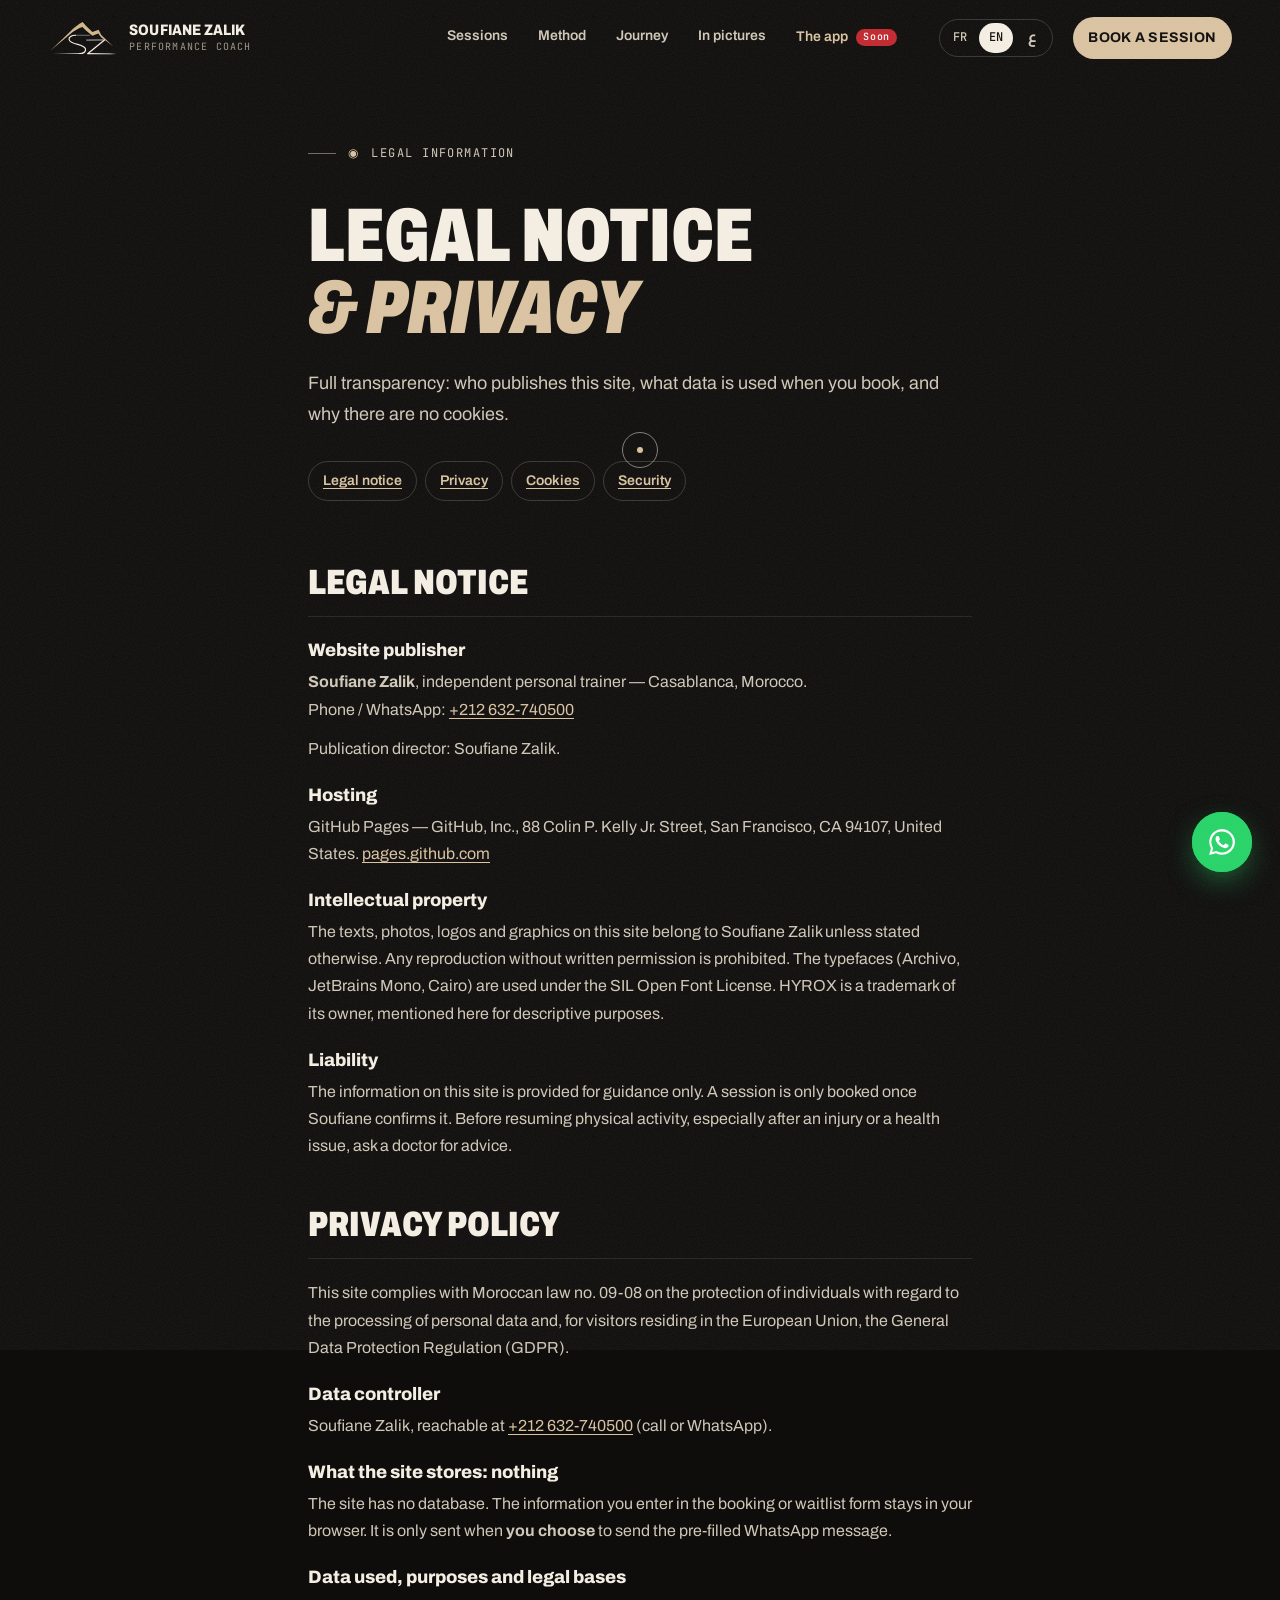
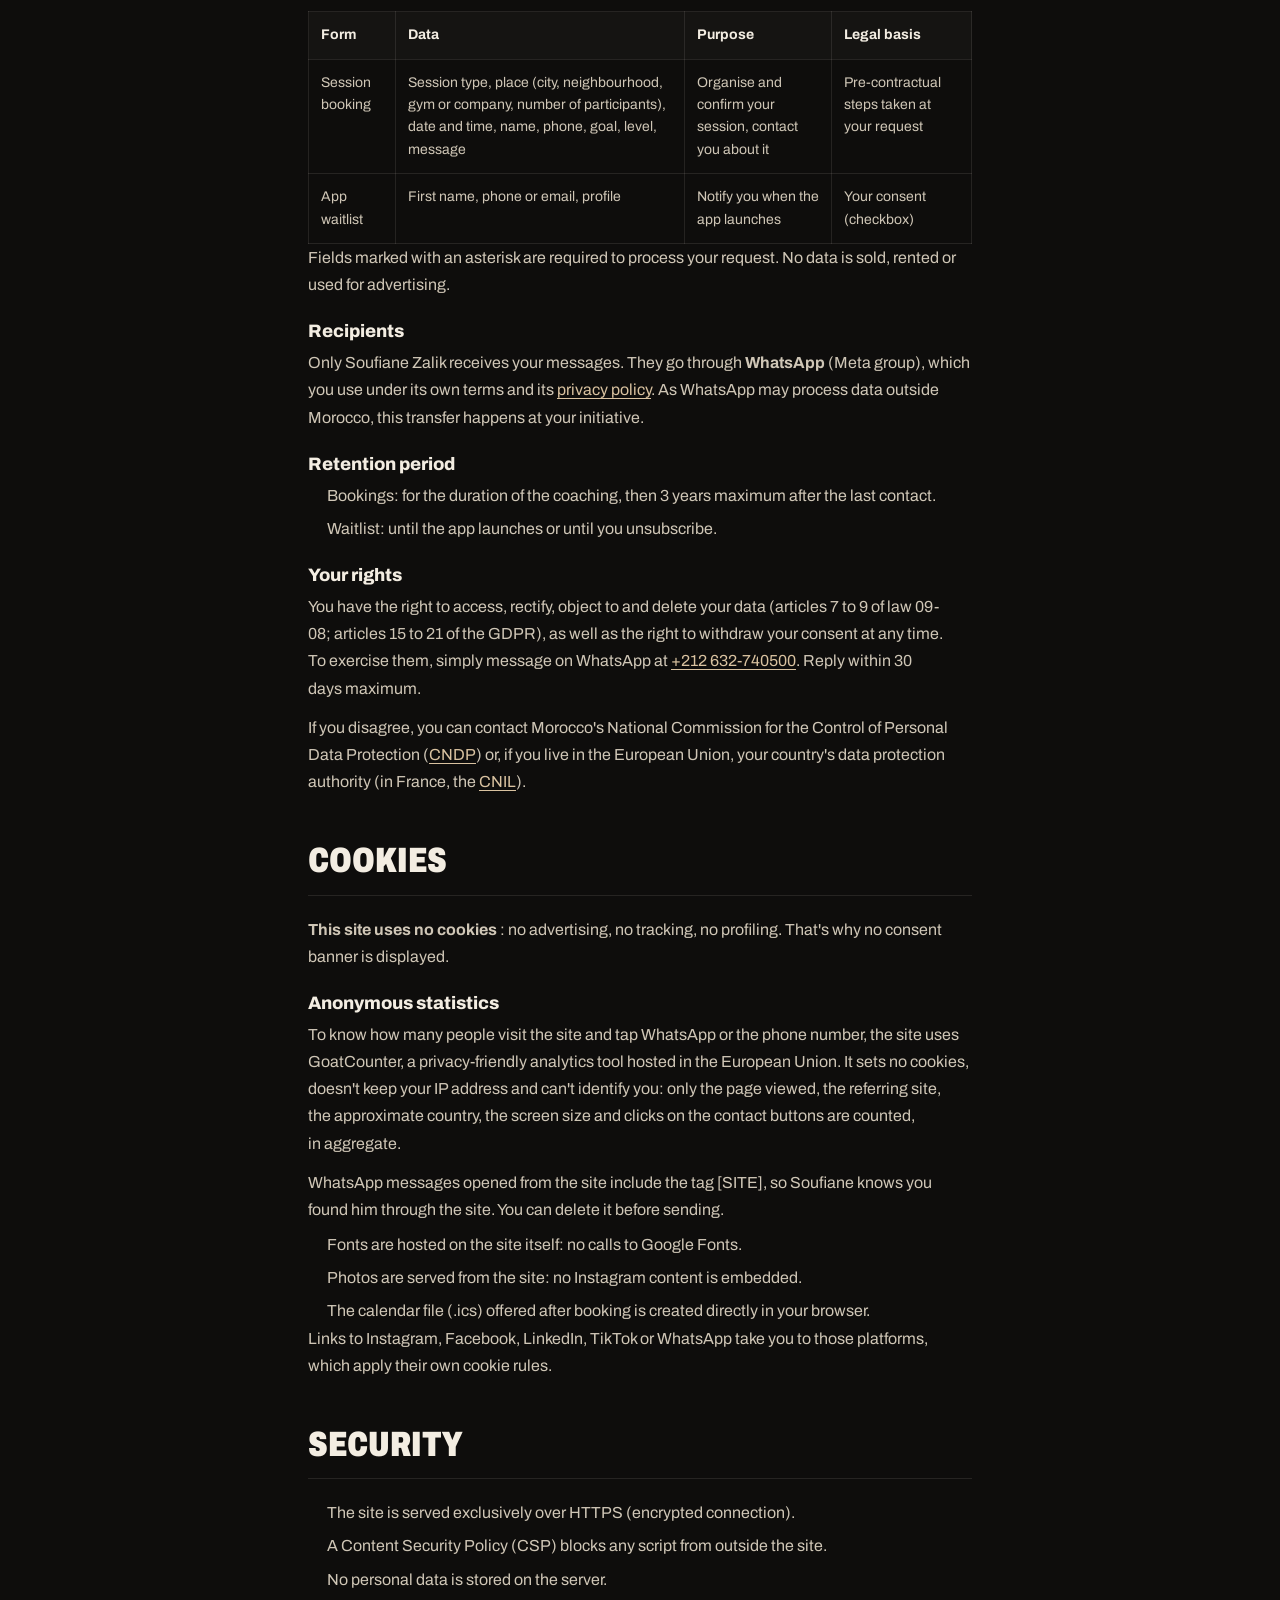
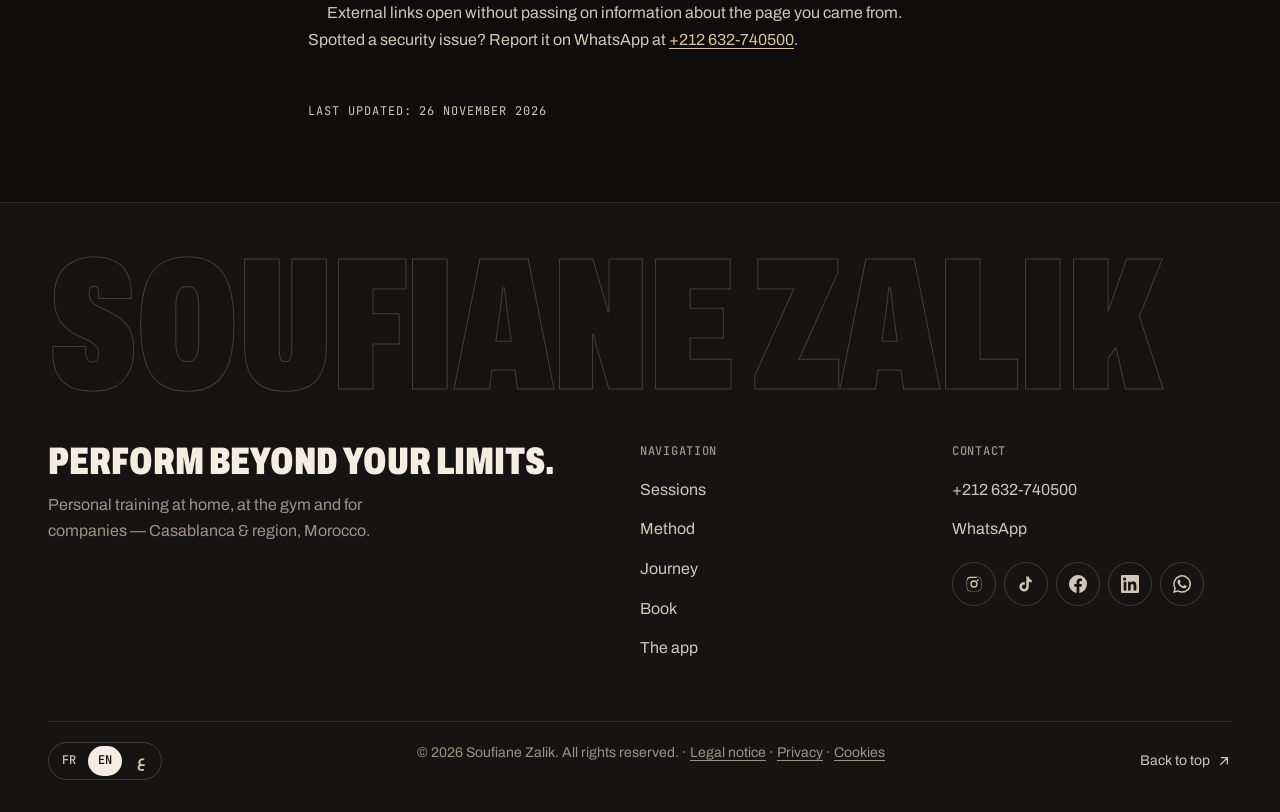
<file: en/mentions-legales.html>
<!doctype html>
<html lang="en" data-root="../">
<head>
  <meta charset="utf-8" />
  <meta http-equiv="Content-Security-Policy" content="default-src 'self'; script-src 'self' 'sha256-WZRJfWvsnNCPcxzZwvyhovnZGqhZaC+8gPGPRbx6wTk='; style-src 'self' 'unsafe-inline'; img-src 'self' data: blob: https://*.goatcounter.com; font-src 'self'; connect-src 'self' https://formspree.io; media-src 'self'; object-src 'none'; base-uri 'self'; form-action 'self'; upgrade-insecure-requests" />
  <meta name="referrer" content="strict-origin-when-cross-origin" />
  <meta name="viewport" content="width=device-width, initial-scale=1, viewport-fit=cover" />
  <title>Legal notice, privacy &amp; cookies | Soufiane Zalik</title>
  <meta name="description" content="Legal notice, privacy policy (Moroccan law 09-08 and GDPR) and cookie policy of the website of Soufiane Zalik, personal trainer in Casablanca." />
  <meta name="robots" content="index, follow" />
  <link rel="canonical" href="https://obiodev.github.io/soufian/en/mentions-legales.html" />
  <link rel="alternate" hreflang="fr" href="https://obiodev.github.io/soufian/mentions-legales.html" />
  <link rel="alternate" hreflang="en" href="https://obiodev.github.io/soufian/en/mentions-legales.html" />
  <link rel="alternate" hreflang="ar" href="https://obiodev.github.io/soufian/ar/mentions-legales.html" />
  <link rel="alternate" hreflang="x-default" href="https://obiodev.github.io/soufian/mentions-legales.html" />
  <meta name="theme-color" content="#0e0d0c" />
  <meta name="color-scheme" content="dark" />
  <link rel="icon" type="image/svg+xml" href="../assets/logo/sz-signature-favicon.svg" />
  <link rel="preload" href="../assets/fonts/archivo-normal-latin.woff2" as="font" type="font/woff2" crossorigin />
  <link rel="stylesheet" href="../assets/fonts/fonts.css" />
  <link rel="stylesheet" href="../styles.css?v=202611261615" />
  <script>document.documentElement.classList.add("js");</script>
</head>
<body class="page-legal">
  <a class="skip" href="#main">Skip to content</a>

  <!-- ============ SVG SPRITE ============ -->
  <svg width="0" height="0" style="position:absolute" aria-hidden="true" focusable="false">
    <symbol id="i-instagram" viewBox="0 0 24 24"><path fill="currentColor" d="M12 2.2c3.2 0 3.6 0 4.8.1 1.2.1 1.8.2 2.2.4.6.2 1 .5 1.4.9.4.4.7.8.9 1.4.2.4.4 1.1.4 2.2.1 1.3.1 1.6.1 4.8s0 3.6-.1 4.8c-.1 1.2-.2 1.8-.4 2.2-.2.6-.5 1-.9 1.4-.4.4-.8.7-1.4.9-.4.2-1.1.4-2.2.4-1.3.1-1.6.1-4.8.1s-3.6 0-4.8-.1c-1.2-.1-1.8-.2-2.2-.4-.6-.2-1-.5-1.4-.9-.4-.4-.7-.8-.9-1.4-.2-.4-.4-1.1-.4-2.2C2.2 15.6 2.2 15.2 2.2 12s0-3.6.1-4.8c.1-1.2.2-1.8.4-2.2.2-.6.5-1 .9-1.4.4-.4.8-.7 1.4-.9.4-.2 1.1-.4 2.2-.4C8.4 2.2 8.8 2.2 12 2.2zm0 1.8c-3.1 0-3.5 0-4.7.1-1.1.1-1.7.2-2.1.4-.5.2-.9.4-1.2.8-.4.4-.6.7-.8 1.2-.2.4-.3 1-.4 2.1C2.8 9.8 2.8 10.2 2.8 12s0 3.5.1 4.7c.1 1.1.2 1.7.4 2.100.2.5.4.9.8 1.2.4.4.7.6 1.2.8.4.2 1 .3 2.1.4 1.2.1 1.6.1 4.7.1s3.5 0 4.7-.1c1.1-.1 1.7-.2 2.1-.4.5-.2.9-.4 1.2-.8.4-.4.6-.7.8-1.2.2-.4.3-1 .4-2.1.1-1.2.1-1.6.1-4.7s0-3.5-.1-4.7c-.1-1.1-.2-1.7-.4-2.1-.2-.5-.4-.9-.8-1.2-.4-.4-.7-.6-1.2-.8-.4-.2-1-.3-2.1-.4C15.5 4 15.1 4 12 4zm0 3.1a4.900 4.900 0 1 1 0 9.8 4.900 4.900 0 0 1 0-9.8zm0 8a3.1 3.1 0 1 0 0-6.2 3.1 3.1 0 0 0 0 6.2zm6.2-8.2a1.1 1.1 0 1 1-2.3 0 1.1 1.1 0 0 1 2.3 0z"/></symbol>
    <symbol id="i-whatsapp" viewBox="0 0 24 24"><path fill="currentColor" d="M17.5 14.4c-.3-.1-1.8-.9-2-1-.3-.1-.5-.1-.7.1-.2.3-.8 1-.9 1.2-.2.2-.3.2-.6.1-.3-.1-1.300-.5-2.4-1.5-.9-.8-1.5-1.8-1.7-2.1-.2-.3 0-.5.1-.6l.4-.5c.1-.2.2-.3.3-.5.1-.2 0-.4 0-.5l-.9-2.2c-.2-.6-.5-.5-.7-.5h-.6c-.2 0-.5.1-.8.4-.3.3-1 1-1 2.5s1.1 2.9 1.2 3.1c.1.2 2.1 3.2 5.1 4.5.7.3 1.3.5 1.7.6.7.2 1.4.2 1.9.1.6-.1 1.8-.7 2-1.4.2-.7.2-1.3.2-1.4-.1-.2-.3-.3-.6-.4zM12 21.8c-1.8 0-3.5-.5-5-1.4l-.4-.2-3.7 1 1-3.6-.2-.4A9.8 9.8 0 1 1 12 21.8zm8.4-18.2A11.8 11.8 0 0 0 1.8 17.8L.1 24l6.4-1.7A11.8 11.8 0 0 0 24 12c0-3.2-1.2-6.1-3.6-8.4z"/></symbol>
    <symbol id="i-phone" viewBox="0 0 24 24"><path fill="currentColor" d="M6.6 10.8a15.1 15.1 0 0 0 6.6 6.6l2.2-2.2c.3-.3.7-.4 1-.2 1.1.4 2.3.6 3.6.6.6 0 1 .4 1 1V20c0 .6-.4 1-1 1A17 17 0 0 1 3 4c0-.6.4-1 1-1h3.5c.6 0 1 .4 1 1 0 1.3.2 2.5.6 3.6.1.3 0 .7-.2 1l-2.3 2.2z"/></symbol>
    <symbol id="i-tiktok" viewBox="0 0 24 24"><path fill="currentColor" d="M19.6 6.7a4.8 4.8 0 0 1-3.8-4.2V2h-3.4v13.7a2.9 2.9 0 1 1-2-2.8V9.4a6.3 6.3 0 1 0 5.4 6.3V8.8a8.2 8.2 0 0 0 3.8 1.2V6.7z"/></symbol>
    <symbol id="i-facebook" viewBox="0 0 24 24"><path fill="currentColor" d="M24 12a12 12 0 1 0-13.9 11.900v-8.400H7.1V12h3V9.4c0-3 1.8-4.700 4.5-4.700 1.3 0 2.7.2 2.7.2v3h-1.5c-1.5 0-2 .9-2 1.900V12h3.400l-.5 3.5h-2.900v8.400A12 12 0 0 0 24 12z"/></symbol>
    <symbol id="i-linkedin" viewBox="0 0 24 24"><path fill="currentColor" d="M20.4 20.5h-3.6v-5.6c0-1.3 0-3-1.8-3s-2.1 1.4-2.1 2.9v5.7H9.4V9h3.4v1.6c.5-.9 1.6-1.8 3.4-1.8 3.6 0 4.3 2.4 4.3 5.5v6.2zM5.3 7.4a2.1 2.1 0 1 1 0-4.1 2.1 2.1 0 0 1 0 4.1zM7.1 20.5H3.6V9h3.5v11.5zM22.2 0H1.8C.8 0 0 .8 0 1.7v20.6c0 .9.8 1.7 1.8 1.7h20.4c1 0 1.8-.8 1.8-1.7V1.7C24 .8 23.2 0 22.2 0z"/></symbol>
    <symbol id="i-arrow" viewBox="0 0 24 24"><path fill="none" stroke="currentColor" stroke-width="2" stroke-linecap="round" stroke-linejoin="round" d="M5 12h14M13 6l6 6-6 6"/></symbol>
    <symbol id="i-arrow-ne" viewBox="0 0 24 24"><path fill="none" stroke="currentColor" stroke-width="2" stroke-linecap="round" stroke-linejoin="round" d="M7 17 17 7M8 7h9v9"/></symbol>
    <symbol id="i-chev-l" viewBox="0 0 24 24"><path fill="none" stroke="currentColor" stroke-width="2" stroke-linecap="round" stroke-linejoin="round" d="m15 6-6 6 6 6"/></symbol>
    <symbol id="i-chev-r" viewBox="0 0 24 24"><path fill="none" stroke="currentColor" stroke-width="2" stroke-linecap="round" stroke-linejoin="round" d="m9 6 6 6-6 6"/></symbol>
    <symbol id="i-check" viewBox="0 0 24 24"><path fill="none" stroke="currentColor" stroke-width="2.4" stroke-linecap="round" stroke-linejoin="round" d="m5 12.5 4.5 4.5L19 7.5"/></symbol>
    <symbol id="i-home" viewBox="0 0 24 24"><path fill="none" stroke="currentColor" stroke-width="1.8" stroke-linejoin="round" d="M3.5 10.5 12 3.5l8.5 7V20a1 1 0 0 1-1 1h-5v-6h-5v6h-5a1 1 0 0 1-1-1z"/></symbol>
    <symbol id="i-dumbbell" viewBox="0 0 24 24"><path fill="none" stroke="currentColor" stroke-width="1.8" stroke-linecap="round" d="M2.5 12h2M19.5 12h2M7 12h10M4.5 8.5v7M7 6.5v11M17 6.5v11M19.5 8.5v7"/></symbol>
    <symbol id="i-bolt" viewBox="0 0 24 24"><path fill="none" stroke="currentColor" stroke-width="1.8" stroke-linejoin="round" d="M13 2.5 4.5 13.5H11L10 21.5l8.5-11H12z"/></symbol>
    <symbol id="i-glove" viewBox="0 0 24 24"><path fill="none" stroke="currentColor" stroke-width="1.8" stroke-linejoin="round" d="M7 21h9v-3.5c2-1 3.5-3 3.5-5.5V8a3 3 0 0 0-3-3h-1.5V4.5A1.5 1.5 0 0 0 13.5 3h-5A3.5 3.5 0 0 0 5 6.5V10a3 3 0 0 0 2 2.8V21zM15 5v4.5M5.2 9.5H11"/></symbol>
    <symbol id="i-users" viewBox="0 0 24 24"><path fill="none" stroke="currentColor" stroke-width="1.8" stroke-linecap="round" d="M9 11a3.5 3.5 0 1 0 0-7 3.5 3.5 0 0 0 0 7zM2.5 20c.6-3.4 3.200-5.500 6.5-5.500s5.9 2.100 6.5 5.500M16 4.3a3.5 3.5 0 0 1 0 6.400M18 14.800c1.900.7 3.200 2.500 3.500 5.200"/></symbol>
    <symbol id="i-target" viewBox="0 0 24 24"><g fill="none" stroke="currentColor" stroke-width="1.8"><circle cx="12" cy="12" r="9"/><circle cx="12" cy="12" r="5"/><circle cx="12" cy="12" r="1.2" fill="currentColor"/></g></symbol>
    <symbol id="i-calendar" viewBox="0 0 24 24"><g fill="none" stroke="currentColor" stroke-width="1.8" stroke-linecap="round"><rect x="3.5" y="5" width="17" height="15.5" rx="2"/><path d="M3.5 10h17M8 3v4M16 3v4"/></g></symbol>
    <symbol id="i-pin" viewBox="0 0 24 24"><path fill="none" stroke="currentColor" stroke-width="1.8" d="M12 21s-6.5-6.300-6.5-11.200a6.5 6.5 0 0 1 13 0C18.5 14.700 12 21 12 21z"/><circle cx="12" cy="9.800" r="2.300" fill="none" stroke="currentColor" stroke-width="1.8"/></symbol>
    <symbol id="i-pause" viewBox="0 0 24 24"><path fill="currentColor" d="M7 5h3.5v14H7zM13.5 5H17v14h-3.5z"/></symbol>
    <symbol id="i-play" viewBox="0 0 24 24"><path fill="currentColor" d="M8 5.5v13l10.5-6.5z"/></symbol>
    <symbol id="i-plus" viewBox="0 0 24 24"><path fill="none" stroke="currentColor" stroke-width="2" stroke-linecap="round" d="M12 5v14M5 12h14"/></symbol>
    <symbol id="i-timer" viewBox="0 0 24 24"><g fill="none" stroke="currentColor" stroke-width="1.8" stroke-linecap="round"><circle cx="12" cy="13.5" r="7.5"/><path d="M12 9.5v4l2.5 2M9.5 2.5h5M19 6l-1.5 1.5"/></g></symbol>
    <symbol id="i-chart" viewBox="0 0 24 24"><path fill="none" stroke="currentColor" stroke-width="1.8" stroke-linecap="round" stroke-linejoin="round" d="M3.5 20.5h17M6 17v-4M10.5 17V9M15 17v-6M19.5 17V5"/></symbol>
    <symbol id="i-list" viewBox="0 0 24 24"><path fill="none" stroke="currentColor" stroke-width="1.8" stroke-linecap="round" d="M9 6.5h11M9 12h11M9 17.5h11M4 6.5h.01M4 12h.01M4 17.5h.01"/></symbol>
  </svg>

  <div class="cursor" aria-hidden="true"><span class="cursor__dot"></span><span class="cursor__ring"></span></div>
  <div class="progress" id="progress" aria-hidden="true"></div>

  <header class="nav" id="nav">
    <div class="nav__inner">
      <a class="brand" href="index.html" aria-label="Soufiane Zalik — home">
        <span class="brand__mark" aria-hidden="true"><img src="../assets/logo/sz-signature.svg" alt="" width="71" height="38" /></span>
        <span class="brand__name">Soufiane Zalik<small>Performance Coach</small></span>
      </a>
      <nav class="nav__menu" id="navMenu" aria-label="Main navigation">
        <ul class="nav__links">
          <li><a href="index.html#offres"><span class="nav__num">01</span>Sessions</a></li>
          <li><a href="index.html#methode"><span class="nav__num">02</span>Method</a></li>
          <li><a href="index.html#parcours"><span class="nav__num">03</span>Journey</a></li>
          <li><a href="index.html#instagram"><span class="nav__num">04</span>In pictures</a></li>
          <li><a href="app.html" class="is-active" aria-current="page"><span class="nav__num">05</span>The app <span class="tag-soon">Soon</span></a></li>
        </ul>
        <div class="nav__menu-foot">
          <nav class="lang-switch lang-switch--menu" aria-label="Language"><a href="../mentions-legales.html" hreflang="fr" lang="fr" title="Français">FR</a><a href="../en/mentions-legales.html" hreflang="en" lang="en" title="English" aria-current="true">EN</a><a href="../ar/mentions-legales.html" hreflang="ar" lang="ar" title="العربية">ع</a></nav>
          <a class="btn btn--volt btn--lg" href="index.html#reserver">Book a session <svg class="ico" aria-hidden="true"><use href="#i-arrow"/></svg></a>
          <a class="nav__phone" href="tel:+212632740500"><svg class="ico" aria-hidden="true"><use href="#i-phone"/></svg>+212 632-740500</a>
          <div class="socials" data-socials></div>
        </div>
      </nav>
      <nav class="lang-switch lang-switch--bar" aria-label="Language"><a href="../mentions-legales.html" hreflang="fr" lang="fr" title="Français">FR</a><a href="../en/mentions-legales.html" hreflang="en" lang="en" title="English" aria-current="true">EN</a><a href="../ar/mentions-legales.html" hreflang="ar" lang="ar" title="العربية">ع</a></nav>
      <a class="btn btn--volt nav__cta magnetic" href="index.html#reserver">Book<span class="hide-sm">&nbsp;a session</span></a>
      <button class="burger" id="burger" type="button" aria-expanded="false" aria-controls="navMenu">
        <span class="sr-only">Menu</span><span class="burger__l" aria-hidden="true"></span><span class="burger__l" aria-hidden="true"></span>
      </button>
    </div>
  </header>

  <main id="main" class="legal">
    <div class="wrap legal__inner">
      <p class="eyebrow"><span>◉</span> Legal information</p>
      <h1 class="legal__title">Legal notice<br /><em class="u-volt">&amp; privacy</em></h1>
      <p class="legal__intro">Full transparency: who publishes this site, what data is used when you book, and why there are no cookies.</p>
      <ul class="legal__toc">
        <li><a href="#mentions">Legal notice</a></li>
        <li><a href="#confidentialite">Privacy</a></li>
        <li><a href="#cookies">Cookies</a></li>
        <li><a href="#securite">Security</a></li>
      </ul>

      <section id="mentions" aria-labelledby="t-mentions">
        <h2 id="t-mentions">Legal notice</h2>
        <h3>Website publisher</h3>
        <p><strong>Soufiane Zalik</strong>, independent personal trainer — Casablanca, Morocco.<br />
        Phone / WhatsApp: <a href="tel:+212632740500">+212 632-740500</a></p>
        <p>Publication director: Soufiane Zalik.</p>
        <h3>Hosting</h3>
        <p>GitHub Pages — GitHub, Inc., 88 Colin P. Kelly Jr. Street, San Francisco, CA 94107, United States. <a href="https://pages.github.com/" target="_blank" rel="noopener noreferrer">pages.github.com</a></p>
        <h3>Intellectual property</h3>
        <p>The texts, photos, logos and graphics on this site belong to Soufiane Zalik unless stated otherwise. Any reproduction without written permission is prohibited. The typefaces (Archivo, JetBrains Mono, Cairo) are used under the SIL Open Font License. HYROX is a trademark of its owner, mentioned here for descriptive purposes.</p>
        <h3>Liability</h3>
        <p>The information on this site is provided for guidance only. A session is only booked once Soufiane confirms it. Before resuming physical activity, especially after an injury or a health issue, ask a doctor for advice.</p>
      </section>

      <section id="confidentialite" aria-labelledby="t-conf">
        <h2 id="t-conf">Privacy policy</h2>
        <p>This site complies with Moroccan law no. 09-08 on the protection of individuals with regard to the processing of personal data and, for visitors residing in the European Union, the General Data Protection Regulation (GDPR).</p>
        <h3>Data controller</h3>
        <p>Soufiane Zalik, reachable at <a href="tel:+212632740500">+212 632-740500</a> (call or WhatsApp).</p>
        <h3>What the site stores: nothing</h3>
        <p>The site has no database. The information you enter in the booking or waitlist form stays in your browser. It is only sent when <strong>you choose</strong> to send the pre-filled WhatsApp message.</p>
        <h3>Data used, purposes and legal bases</h3>
        <div class="legal__table-wrap">
          <table class="legal__table">
            <thead><tr><th>Form</th><th>Data</th><th>Purpose</th><th>Legal basis</th></tr></thead>
            <tbody>
              <tr><td>Session booking</td><td>Session type, place (city, neighbourhood, gym or company, number of participants), date and time, name, phone, goal, level, message</td><td>Organise and confirm your session, contact you about it</td><td>Pre-contractual steps taken at your request</td></tr>
              <tr><td>App waitlist</td><td>First name, phone or email, profile</td><td>Notify you when the app launches</td><td>Your consent (checkbox)</td></tr>
            </tbody>
          </table>
        </div>
        <p>Fields marked with an asterisk are required to process your request. No data is sold, rented or used for advertising.</p>
        <h3>Recipients</h3>
        <p>Only Soufiane Zalik receives your messages. They go through <strong>WhatsApp</strong> (Meta group), which you use under its own terms and its <a href="https://www.whatsapp.com/legal/privacy-policy" target="_blank" rel="noopener noreferrer">privacy policy</a>. As WhatsApp may process data outside Morocco, this transfer happens at your initiative.</p>
        <h3>Retention period</h3>
        <ul>
          <li>Bookings: for the duration of the coaching, then 3 years maximum after the last contact.</li>
          <li>Waitlist: until the app launches or until you unsubscribe.</li>
        </ul>
        <h3>Your rights</h3>
        <p>You have the right to access, rectify, object to and delete your data (articles 7 to 9 of law 09-08; articles 15 to 21 of the GDPR), as well as the right to withdraw your consent at any time. To exercise them, simply message on WhatsApp at <a href="https://wa.me/212632740500" target="_blank" rel="noopener noreferrer">+212 632-740500</a>. Reply within 30 days maximum.</p>
        <p>If you disagree, you can contact Morocco's National Commission for the Control of Personal Data Protection (<a href="https://www.cndp.ma" target="_blank" rel="noopener noreferrer">CNDP</a>) or, if you live in the European Union, your country's data protection authority (in France, the <a href="https://www.cnil.fr" target="_blank" rel="noopener noreferrer">CNIL</a>).</p>
      </section>

      <section id="cookies" aria-labelledby="t-cookies">
        <h2 id="t-cookies">Cookies</h2>
        <p><strong>This site uses no cookies</strong> : no advertising, no tracking, no profiling. That's why no consent banner is displayed.</p>
        <h3>Anonymous statistics</h3>
        <p>To know how many people visit the site and tap WhatsApp or the phone number, the site uses GoatCounter, a privacy-friendly analytics tool hosted in the European Union. It sets no cookies, doesn't keep your IP address and can't identify you: only the page viewed, the referring site, the approximate country, the screen size and clicks on the contact buttons are counted, in aggregate.</p>
        <p>WhatsApp messages opened from the site include the tag [SITE], so Soufiane knows you found him through the site. You can delete it before sending.</p>
        <ul>
          <li>Fonts are hosted on the site itself: no calls to Google Fonts.</li>
          <li>Photos are served from the site: no Instagram content is embedded.</li>
          <li>The calendar file (.ics) offered after booking is created directly in your browser.</li>
        </ul>
        <p>Links to Instagram, Facebook, LinkedIn, TikTok or WhatsApp take you to those platforms, which apply their own cookie rules.</p>
      </section>

      <section id="securite" aria-labelledby="t-secu">
        <h2 id="t-secu">Security</h2>
        <ul>
          <li>The site is served exclusively over HTTPS (encrypted connection).</li>
          <li>A Content Security Policy (CSP) blocks any script from outside the site.</li>
          <li>No personal data is stored on the server.</li>
          <li>External links open without passing on information about the page you came from.</li>
        </ul>
        <p>Spotted a security issue? Report it on WhatsApp at <a href="https://wa.me/212632740500" target="_blank" rel="noopener noreferrer">+212 632-740500</a>.</p>
      </section>

      <p class="legal__updated">Last updated: 26 November 2026</p>
    </div>
  </main>

  <!-- ============ FOOTER ============ -->
  <footer class="footer">
    <div class="wrap">
      <p class="footer__giant" aria-hidden="true">Soufiane Zalik</p>
      <div class="footer__grid">
        <div class="footer__col">
          <p class="footer__tagline">Perform beyond your limits.</p>
          <p class="footer__muted">Personal training at home, at the gym and for companies — Casablanca &amp; region, Morocco.</p>
        </div>
        <nav class="footer__col" aria-label="Footer">
          <p class="mono footer__k">Navigation</p>
          <ul>
            <li><a href="index.html#offres">Sessions</a></li>
            <li><a href="index.html#methode">Method</a></li>
            <li><a href="index.html#parcours">Journey</a></li>
            <li><a href="index.html#reserver">Book</a></li>
            <li><a href="app.html">The app</a></li>
          </ul>
        </nav>
        <div class="footer__col">
          <p class="mono footer__k">Contact</p>
          <ul>
            <li><a href="tel:+212632740500">+212 632-740500</a></li>
            <li><a href="https://wa.me/212632740500" target="_blank" rel="noopener noreferrer">WhatsApp</a></li>
          </ul>
          <div class="socials" data-socials></div>
        </div>
      </div>
      <div class="footer__bottom">
        <nav class="lang-switch lang-switch--footer" aria-label="Language"><a href="../mentions-legales.html" hreflang="fr" lang="fr" title="Français">FR</a><a href="../en/mentions-legales.html" hreflang="en" lang="en" title="English" aria-current="true">EN</a><a href="../ar/mentions-legales.html" hreflang="ar" lang="ar" title="العربية">ع</a></nav>
        <p>© <span data-year>2026</span> Soufiane Zalik. All rights reserved. · <a href="mentions-legales.html">Legal notice</a> · <a href="mentions-legales.html#confidentialite">Privacy</a> · <a href="mentions-legales.html#cookies">Cookies</a></p>
        <a href="#top" class="footer__top">Back to top <svg class="ico" aria-hidden="true"><use href="#i-arrow-ne"/></svg></a>
      </div>
    </div>
  </footer>

  <!-- ============ DOCK (mobile) + FLOATING WA ============ -->
  <div class="dock" id="dock">
    <a class="dock__book" href="index.html#reserver">Book a session <svg class="ico" aria-hidden="true"><use href="#i-arrow"/></svg></a>
  </div>
  <a class="wa-float" href="https://wa.me/212632740500" target="_blank" rel="noopener noreferrer" aria-label="Message Soufiane on WhatsApp">
    <svg aria-hidden="true"><use href="#i-whatsapp"/></svg>
  </a>

  <script src="../script.js?v=202611261615" defer></script>
</body>
</html>
</file>
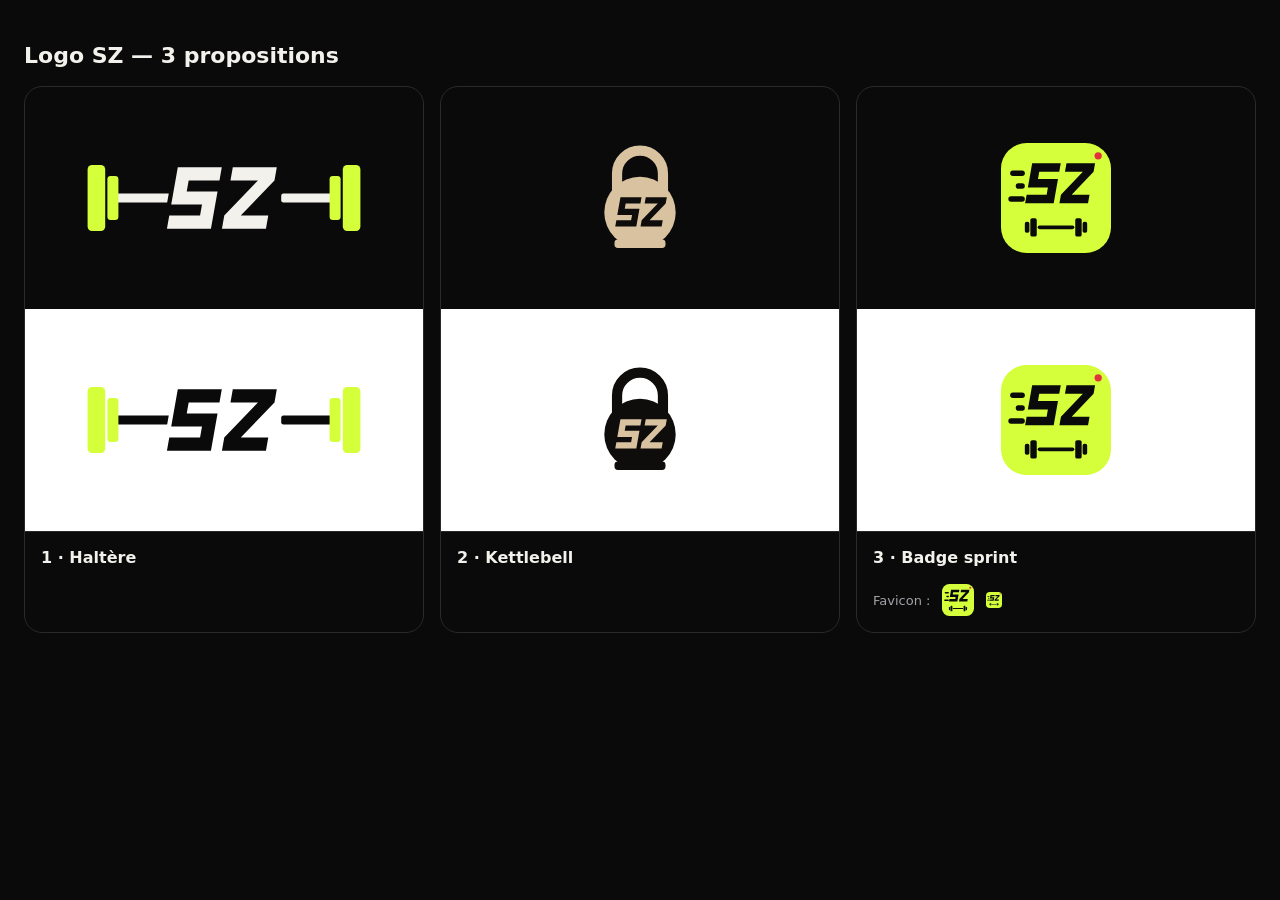
<file: assets/logo/apercu.html>
<!doctype html><html lang="fr"><head><meta charset="utf-8"><meta name="viewport" content="width=device-width,initial-scale=1"><title>Logos SZ — propositions</title>
<style>body{margin:0;background:#0a0a0b;color:#f3f1ec;font:16px/1.5 system-ui,sans-serif;padding:24px}h1{font-size:22px}
.grid{display:grid;grid-template-columns:repeat(auto-fit,minmax(260px,1fr));gap:16px}
.card{border:1px solid #2a2a2e;border-radius:18px;overflow:hidden}.card h2{font-size:16px;margin:0;padding:14px 16px;border-top:1px solid #2a2a2e}
.row{display:flex;align-items:center;justify-content:center;gap:18px;padding:26px;min-height:170px}.light{background:#fff}
.row img{max-width:100%;height:110px}.small{display:flex;gap:12px;align-items:center;padding:0 16px 16px;color:#a2a2a8;font-size:13px}.small img{height:32px}</style></head>
<body><h1>Logo SZ — 3 propositions</h1><div class="grid">
<div class="card"><div class="row"><img src="sz-haltere.svg" alt=""></div><div class="row light"><img src="sz-haltere-clair.svg" alt=""></div><h2>1 · Haltère</h2></div>
<div class="card"><div class="row"><img src="sz-kettlebell.svg" alt=""></div><div class="row light"><img src="sz-kettlebell-clair.svg" alt=""></div><h2>2 · Kettlebell</h2></div>
<div class="card"><div class="row"><img src="sz-badge.svg" alt=""></div><div class="row light"><img src="sz-badge.svg" alt=""></div><h2>3 · Badge sprint</h2><div class="small">Favicon : <img src="sz-badge.svg" alt=""><img src="sz-badge.svg" alt="" style="height:16px"></div></div>
</div></body></html>
</file>
<file: assets/fonts/fonts.css>
/* Polices hébergées localement (pas d'appel à Google Fonts) */
/* latin-ext */
@font-face {
  font-family: 'Archivo';
  font-style: italic;
  font-weight: 700 900;
  font-stretch: 62% 125%;
  font-display: swap;
  src: url(archivo-italic-latin-ext.woff2) format('woff2');
  unicode-range: U+0100-02BA, U+02BD-02C5, U+02C7-02CC, U+02CE-02D7, U+02DD-02FF, U+0304, U+0308, U+0329, U+1D00-1DBF, U+1E00-1E9F, U+1EF2-1EFF, U+2020, U+20A0-20AB, U+20AD-20C4, U+2113, U+2C60-2C7F, U+A720-A7FF;
}
/* latin */
@font-face {
  font-family: 'Archivo';
  font-style: italic;
  font-weight: 700 900;
  font-stretch: 62% 125%;
  font-display: swap;
  src: url(archivo-italic-latin.woff2) format('woff2');
  unicode-range: U+0000-00FF, U+0131, U+0152-0153, U+02BB-02BC, U+02C6, U+02DA, U+02DC, U+0304, U+0308, U+0329, U+2000-206F, U+20AC, U+2122, U+2191, U+2193, U+2212, U+2215, U+FEFF, U+FFFD;
}
/* latin-ext */
@font-face {
  font-family: 'Archivo';
  font-style: normal;
  font-weight: 300 900;
  font-stretch: 62% 125%;
  font-display: swap;
  src: url(archivo-normal-latin-ext.woff2) format('woff2');
  unicode-range: U+0100-02BA, U+02BD-02C5, U+02C7-02CC, U+02CE-02D7, U+02DD-02FF, U+0304, U+0308, U+0329, U+1D00-1DBF, U+1E00-1E9F, U+1EF2-1EFF, U+2020, U+20A0-20AB, U+20AD-20C4, U+2113, U+2C60-2C7F, U+A720-A7FF;
}
/* latin */
@font-face {
  font-family: 'Archivo';
  font-style: normal;
  font-weight: 300 900;
  font-stretch: 62% 125%;
  font-display: swap;
  src: url(archivo-normal-latin.woff2) format('woff2');
  unicode-range: U+0000-00FF, U+0131, U+0152-0153, U+02BB-02BC, U+02C6, U+02DA, U+02DC, U+0304, U+0308, U+0329, U+2000-206F, U+20AC, U+2122, U+2191, U+2193, U+2212, U+2215, U+FEFF, U+FFFD;
}
/* latin-ext */
@font-face {
  font-family: 'JetBrains Mono';
  font-style: normal;
  font-weight: 400;
  font-display: swap;
  src: url(jetbrains-mono-normal-latin-ext.woff2) format('woff2');
  unicode-range: U+0100-02BA, U+02BD-02C5, U+02C7-02CC, U+02CE-02D7, U+02DD-02FF, U+0304, U+0308, U+0329, U+1D00-1DBF, U+1E00-1E9F, U+1EF2-1EFF, U+2020, U+20A0-20AB, U+20AD-20C4, U+2113, U+2C60-2C7F, U+A720-A7FF;
}
/* latin */
@font-face {
  font-family: 'JetBrains Mono';
  font-style: normal;
  font-weight: 400;
  font-display: swap;
  src: url(jetbrains-mono-normal-latin.woff2) format('woff2');
  unicode-range: U+0000-00FF, U+0131, U+0152-0153, U+02BB-02BC, U+02C6, U+02DA, U+02DC, U+0304, U+0308, U+0329, U+2000-206F, U+20AC, U+2122, U+2191, U+2193, U+2212, U+2215, U+FEFF, U+FFFD;
}
/* latin-ext */
@font-face {
  font-family: 'JetBrains Mono';
  font-style: normal;
  font-weight: 500;
  font-display: swap;
  src: url(jetbrains-mono-normal-latin-ext.woff2) format('woff2');
  unicode-range: U+0100-02BA, U+02BD-02C5, U+02C7-02CC, U+02CE-02D7, U+02DD-02FF, U+0304, U+0308, U+0329, U+1D00-1DBF, U+1E00-1E9F, U+1EF2-1EFF, U+2020, U+20A0-20AB, U+20AD-20C4, U+2113, U+2C60-2C7F, U+A720-A7FF;
}
/* latin */
@font-face {
  font-family: 'JetBrains Mono';
  font-style: normal;
  font-weight: 500;
  font-display: swap;
  src: url(jetbrains-mono-normal-latin.woff2) format('woff2');
  unicode-range: U+0000-00FF, U+0131, U+0152-0153, U+02BB-02BC, U+02C6, U+02DA, U+02DC, U+0304, U+0308, U+0329, U+2000-206F, U+20AC, U+2122, U+2191, U+2193, U+2212, U+2215, U+FEFF, U+FFFD;
}
/* arabic */
@font-face {
  font-family: 'Cairo';
  font-style: normal;
  font-weight: 400 900;
  font-display: swap;
  src: url(cairo-arabic.woff2) format('woff2');
  unicode-range: U+0600-06FF, U+0750-077F, U+0870-0891, U+0897-08E1, U+08E3-08FF, U+200C-200E, U+2010-2011, U+204F, U+2E41, U+FB50-FDFF, U+FE70-FE74, U+FE76-FEFC, U+102E0-102FB, U+10E60-10E7E, U+10EC2-10EC7, U+10EC9-10EEE, U+10EF0-10EFF, U+1EE00-1EE03, U+1EE05-1EE1F, U+1EE21-1EE22, U+1EE24, U+1EE27, U+1EE29-1EE32, U+1EE34-1EE37, U+1EE39, U+1EE3B, U+1EE42, U+1EE47, U+1EE49, U+1EE4B, U+1EE4D-1EE4F, U+1EE51-1EE52, U+1EE54, U+1EE57, U+1EE59, U+1EE5B, U+1EE5D, U+1EE5F, U+1EE61-1EE62, U+1EE64, U+1EE67-1EE6A, U+1EE6C-1EE72, U+1EE74-1EE77, U+1EE79-1EE7C, U+1EE7E, U+1EE80-1EE89, U+1EE8B-1EE9B, U+1EEA1-1EEA3, U+1EEA5-1EEA9, U+1EEAB-1EEBB, U+1EEF0-1EEF1;
}
</file>
<file: styles.css>
/* =====================================================================
   SOUFIANE ZALIK — Design system
   Noir et champagne · luxe sobre · rouge du drapeau marocain
   ===================================================================== */

/* ---------- Tokens ---------- */
:root {
  color-scheme: dark;

  /* Surfaces */
  --bg: #0e0d0c;
  --bg-2: #151412;
  --bg-3: #1c1a17;
  --bg-4: #24221e;
  --line: rgba(243, 237, 226, 0.1);
  --line-2: rgba(243, 237, 226, 0.18);

  /* Ink (contrast on --bg: ink 18:1, ink-2 10:1, ink-3 5.6:1) */
  --ink: #f3ede2;
  --ink-2: #cfc6b6;
  --ink-3: #9c9384;

  /* Accents */
  --volt: #d9c2a0;          /* champagne — 11:1 sur le fond */
  --volt-2: #e8d8bf;
  --volt-ink: #0e0d0c;
  --red: #c1272d;           /* Moroccan red (nod) */
  --green: #1d9a5b;

  /* Type */
  --f-sans: "Archivo", system-ui, -apple-system, "Segoe UI", Roboto, sans-serif;
  --f-mono: "JetBrains Mono", ui-monospace, "SFMono-Regular", Menlo, monospace;

  --fs-xs: 0.75rem;
  --fs-sm: 0.875rem;
  --fs-base: 1rem;
  --fs-md: 1.125rem;
  --fs-lg: clamp(1.125rem, 1rem + 0.5vw, 1.375rem);
  --fs-d3: clamp(2.5rem, 1.6rem + 4vw, 4.75rem);
  --fs-d2: clamp(2.75rem, 1.5rem + 5.6vw, 6.5rem);
  --fs-d1: clamp(4rem, 0.5rem + 17.5vw, 15rem);

  /* Space (4px base) */
  --s1: 0.25rem; --s2: 0.5rem; --s3: 0.75rem; --s4: 1rem; --s5: 1.25rem;
  --s6: 1.5rem; --s8: 2rem; --s10: 2.5rem; --s12: 3rem; --s16: 4rem; --s20: 5rem; --s24: 6rem;
  --gutter: 16px;
  --section: clamp(5rem, 3rem + 8vw, 10rem);
  --maxw: 1320px;

  /* Radius / shadow / motion */
  --r-sm: 8px; --r-md: 14px; --r-lg: 22px; --r-xl: 32px; --r-pill: 999px;
  --shadow-lg: 0 30px 80px -20px rgba(0, 0, 0, 0.7);
  --ease: cubic-bezier(0.22, 1, 0.36, 1);
  --ease-io: cubic-bezier(0.65, 0, 0.35, 1);
  --t-fast: 160ms;
  --t: 320ms;
  --t-slow: 900ms;

  --nav-h: 68px;
}
@media (min-width: 768px) { :root { --gutter: 32px; --nav-h: 76px; } }
@media (min-width: 1200px) { :root { --gutter: 48px; } }

/* ---------- Reset ---------- */
*, *::before, *::after { box-sizing: border-box; }
* { margin: 0; }
html { -webkit-text-size-adjust: 100%; scroll-behavior: smooth; scroll-padding-top: calc(var(--nav-h) + 12px); }
body {
  min-height: 100vh;
  background: var(--bg);
  color: var(--ink);
  font-family: var(--f-sans);
  font-size: var(--fs-base);
  line-height: 1.6;
  font-stretch: 100%;
  -webkit-font-smoothing: antialiased;
  -moz-osx-font-smoothing: grayscale;
  overflow-x: hidden;
  overflow-x: clip;
  text-rendering: optimizeLegibility;
}
img, svg, video { display: block; max-width: 100%; }
img { height: auto; }
input, button, textarea, select { font: inherit; color: inherit; }
button { background: none; border: 0; cursor: pointer; }
a { color: inherit; text-decoration: none; }
ul, ol { list-style: none; padding: 0; }
h1, h2, h3, h4 { font-weight: 800; line-height: 1.05; text-wrap: balance; }
p { text-wrap: pretty; }
::selection { background: var(--volt); color: var(--volt-ink); }

:focus-visible { outline: 2px solid var(--volt); outline-offset: 3px; border-radius: 4px; }

body.is-locked { overflow: hidden; }
[hidden] { display: none !important; }

/* Grain overlay */
body::after {
  content: "";
  position: fixed;
  inset: -50%;
  z-index: 200;
  pointer-events: none;
  opacity: 0.07;
  background-image: url("data:image/svg+xml,%3Csvg xmlns='http://www.w3.org/2000/svg' width='160' height='160'%3E%3Cfilter id='n'%3E%3CfeTurbulence type='fractalNoise' baseFrequency='.9' numOctaves='2' stitchTiles='stitch'/%3E%3CfeColorMatrix values='0 0 0 0 1 0 0 0 0 1 0 0 0 0 1 0 0 0 .9 0'/%3E%3C/filter%3E%3Crect width='100%25' height='100%25' filter='url(%23n)'/%3E%3C/svg%3E");
  animation: grain 1.2s steps(6) infinite;
}
@keyframes grain {
  0% { transform: translate(0, 0); } 20% { transform: translate(-3%, 2%); } 40% { transform: translate(2%, -3%); }
  60% { transform: translate(-2%, -1%); } 80% { transform: translate(3%, 3%); } 100% { transform: translate(0, 0); }
}

/* ---------- Utilities ---------- */
.wrap { width: 100%; max-width: calc(var(--maxw) + var(--gutter) * 2); margin-inline: auto; padding-inline: var(--gutter); }
.sr-only { position: absolute !important; width: 1px; height: 1px; padding: 0; margin: -1px; overflow: hidden; clip: rect(0 0 0 0); white-space: nowrap; border: 0; }
.skip {
  position: fixed; left: 12px; top: -60px; z-index: 300;
  background: var(--volt); color: var(--volt-ink); font-weight: 700;
  padding: 10px 16px; border-radius: var(--r-pill); transition: top var(--t) var(--ease);
}
.skip:focus { top: 12px; }
.mono { font-family: var(--f-mono); font-size: var(--fs-xs); letter-spacing: 0.06em; text-transform: uppercase; color: var(--ink-3); font-weight: 500; }
.ico { width: 1.15em; height: 1.15em; flex: none; }
.u-volt { color: var(--volt); }
.u-outline { color: transparent; -webkit-text-stroke: 1.5px var(--ink); }
@supports not (-webkit-text-stroke: 1px #000) { .u-outline { color: var(--ink-2); } }
.hide-sm { display: none; }
@media (min-width: 560px) { .hide-sm { display: inline; } }

/* ---------- Type ---------- */
.eyebrow {
  display: inline-flex; align-items: center; gap: var(--s3);
  font-family: var(--f-mono); font-size: var(--fs-xs); letter-spacing: 0.12em; text-transform: uppercase;
  color: var(--ink-2); margin-bottom: var(--s5);
}
.eyebrow span { color: var(--volt); }
.eyebrow::before { content: ""; width: 28px; height: 1px; background: currentColor; opacity: 0.5; }

.display-2, .display-3 {
  font-stretch: 68%;
  font-weight: 900;
  text-transform: uppercase;
  line-height: 0.9;
  letter-spacing: -0.005em;
}
.display-2 { font-size: var(--fs-d2); }
.display-3 { font-size: var(--fs-d3); }
.display-2 em, .display-3 em {
  font-style: italic;
  color: var(--ink-3);
  font-weight: 800;
}

.sec-head { margin-bottom: clamp(2.5rem, 1.5rem + 4vw, 5rem); }
.sec-head--split { display: grid; gap: var(--s6); align-items: end; }
.sec-head__aside { color: var(--ink-2); max-width: 42ch; font-size: var(--fs-md); }
@media (min-width: 900px) {
  .sec-head--split { grid-template-columns: 1.6fr 1fr; gap: var(--s12); }
}

/* ---------- Buttons ---------- */
.btn {
  --bh: 48px;
  position: relative;
  display: inline-flex; align-items: center; justify-content: center; gap: 0.6em;
  min-height: var(--bh);
  padding: 0 1.35em;
  border-radius: var(--r-pill);
  font-weight: 700;
  font-size: var(--fs-sm);
  letter-spacing: 0.02em;
  text-transform: uppercase;
  white-space: nowrap;
  isolation: isolate;
  overflow: hidden;
  transition: transform var(--t) var(--ease), background-color var(--t) var(--ease), color var(--t) var(--ease), border-color var(--t) var(--ease), box-shadow var(--t) var(--ease);
  will-change: transform;
}
.btn .ico { transition: transform var(--t) var(--ease); }
.btn:hover .ico:last-child { transform: translateX(3px); }
.btn--lg { --bh: 56px; font-size: 0.9375rem; padding-inline: 1.6em; }
.btn--xl { --bh: 64px; font-size: 1rem; padding-inline: 1.8em; }

.btn--volt { background: var(--volt); color: var(--volt-ink); }
.btn--volt::before {
  content: ""; position: absolute; inset: 0; z-index: -1;
  background: var(--ink);
  transform: translateY(101%); border-radius: inherit;
  transition: transform 420ms var(--ease);
}
.btn--volt:hover::before { transform: translateY(0); }
.btn--volt:hover { box-shadow: 0 10px 40px -10px rgba(217, 194, 160, 0.55); }

.btn--ghost { background: rgba(243, 237, 226, 0.06); color: var(--ink); border: 1px solid var(--line-2); backdrop-filter: blur(8px); }
.btn--ghost:hover { background: rgba(243, 237, 226, 0.12); border-color: var(--ink-3); }

.btn--line { color: var(--ink); border: 1px solid var(--line-2); }
.btn--line:hover { background: var(--ink); color: var(--bg); border-color: var(--ink); }

.btn--link { text-transform: none; letter-spacing: 0; font-weight: 600; color: var(--ink-2); padding-inline: 0.5em; text-decoration: underline; text-underline-offset: 4px; }
.btn--link:hover { color: var(--ink); }

.btn[disabled], .btn[aria-disabled="true"] { opacity: 0.45; pointer-events: none; }

.round-btn {
  width: 48px; height: 48px; border-radius: 50%;
  display: grid; place-items: center;
  border: 1px solid var(--line-2); color: var(--ink);
  transition: background var(--t) var(--ease), color var(--t) var(--ease), border-color var(--t);
}
.round-btn svg { width: 20px; height: 20px; }
.round-btn:hover { background: var(--volt); color: var(--volt-ink); border-color: var(--volt); }
.round-btn:disabled { opacity: 0.3; pointer-events: none; }

/* ---------- Progress + cursor ---------- */
.progress { position: fixed; inset: 0 0 auto; height: 2px; z-index: 120; background: var(--volt); transform-origin: 0 50%; transform: scaleX(0); }

.cursor { display: none; }
@media (hover: hover) and (pointer: fine) {
  .has-cursor .cursor { display: block; position: fixed; inset: 0; pointer-events: none; z-index: 250; }
  .cursor__dot, .cursor__ring { position: fixed; left: 0; top: 0; border-radius: 50%; pointer-events: none; }
  .cursor__dot { width: 6px; height: 6px; margin: -3px 0 0 -3px; background: var(--volt); }
  .cursor__ring {
    width: 36px; height: 36px; margin: -18px 0 0 -18px;
    border: 1px solid rgba(243, 237, 226, 0.5);
    transition: width var(--t) var(--ease), height var(--t) var(--ease), margin var(--t) var(--ease), background var(--t), border-color var(--t);
  }
  .cursor.is-hover .cursor__ring { width: 64px; height: 64px; margin: -32px 0 0 -32px; background: rgba(217, 194, 160, 0.12); border-color: var(--volt); }
  .cursor.is-hidden { opacity: 0; }
}

/* ---------- NAV ---------- */
.nav {
  position: fixed; inset: 0 0 auto; z-index: 100;
  height: var(--nav-h);
  transition: background var(--t) var(--ease), border-color var(--t), backdrop-filter var(--t);
  border-bottom: 1px solid transparent;
}
.nav.is-scrolled { background: rgba(14, 13, 12, 0.78); backdrop-filter: blur(14px) saturate(140%); -webkit-backdrop-filter: blur(14px) saturate(140%); border-color: var(--line); }
.nav__inner {
  height: 100%;
  max-width: calc(var(--maxw) + var(--gutter) * 2); margin-inline: auto; padding-inline: var(--gutter);
  display: flex; align-items: center; gap: var(--s3);
}
.brand { display: inline-flex; align-items: center; gap: 10px; margin-right: auto; position: relative; z-index: 2; }
.brand__mark {
  width: auto; height: 40px; display: grid; place-items: center;
  transition: transform .5s cubic-bezier(.2, .8, .2, 1);
}
.brand__mark img { width: auto; height: 38px; display: block; }
.brand:hover .brand__mark { transform: translateY(-2px); }
.hero__badge-core img { width: 36px; height: auto; display: block; }
.brand__name { display: flex; flex-direction: column; font-weight: 800; font-stretch: 85%; text-transform: uppercase; font-size: 0.95rem; line-height: 1.05; letter-spacing: 0.01em; }
.brand__name small { font-family: var(--f-mono); font-weight: 400; font-stretch: 100%; font-size: 0.625rem; letter-spacing: 0.12em; color: var(--ink-3); margin-top: 3px; }

.nav__cta { --bh: 42px; padding-inline: 1.1em; position: relative; z-index: 2; gap: 0; }

.burger { width: 44px; height: 44px; border-radius: 50%; border: 1px solid var(--line-2); position: relative; z-index: 2; display: grid; place-items: center; }
.burger__l { position: absolute; left: 13px; right: 13px; height: 1.5px; background: var(--ink); transition: transform var(--t) var(--ease); }
.burger__l:nth-of-type(2) { transform: translateY(-3.5px); }
.burger__l:nth-of-type(3) { transform: translateY(3.5px); }
.burger[aria-expanded="true"] .burger__l:nth-of-type(2) { transform: rotate(45deg); }
.burger[aria-expanded="true"] .burger__l:nth-of-type(3) { transform: rotate(-45deg); }

/* Mobile menu */
.nav__menu {
  position: fixed; inset: 0; z-index: 1;
  padding: calc(var(--nav-h) + 24px) var(--gutter) calc(24px + env(safe-area-inset-bottom));
  background: var(--bg);
  display: flex; flex-direction: column; justify-content: space-between; gap: var(--s8);
  overflow-y: auto;
  visibility: hidden;
  clip-path: inset(0 0 100% 0);
  transition: clip-path 600ms var(--ease-io), visibility 0s linear 600ms;
}
.nav.menu-open .nav__menu { visibility: visible; clip-path: inset(0 0 0 0); transition: clip-path 600ms var(--ease-io), visibility 0s; }
.nav.menu-open { background: transparent; border-color: transparent; backdrop-filter: none; }
.nav__links a {
  display: flex; align-items: baseline; gap: var(--s4);
  font-size: clamp(2.6rem, 12vw, 4rem); font-weight: 900; font-stretch: 68%; text-transform: uppercase; line-height: 1.05;
  padding: 4px 0; border-bottom: 1px solid var(--line);
  transition: color var(--t);
}
.nav__links a:hover, .nav__links a.is-active { color: var(--volt); }
.nav__num { font-family: var(--f-mono); font-size: 0.75rem; font-weight: 400; color: var(--ink-3); font-stretch: 100%; transform: translateY(-1.4em); }
.tag-soon {
  font-family: var(--f-mono); font-size: 0.625rem; font-weight: 500; font-stretch: 100%; letter-spacing: 0.08em;
  background: var(--red); color: #fff; padding: 3px 7px; border-radius: var(--r-pill); align-self: center;
}
.nav__menu-foot { display: grid; gap: var(--s4); }
.nav__menu-foot .btn { width: 100%; }
.nav__phone { display: inline-flex; align-items: center; gap: 10px; color: var(--ink-2); font-weight: 600; }
.nav.menu-open .nav__links li { animation: menuIn 700ms var(--ease) both; }
.nav.menu-open .nav__links li:nth-child(2) { animation-delay: 60ms; }
.nav.menu-open .nav__links li:nth-child(3) { animation-delay: 120ms; }
.nav.menu-open .nav__links li:nth-child(4) { animation-delay: 180ms; }
.nav.menu-open .nav__links li:nth-child(5) { animation-delay: 240ms; }
@keyframes menuIn { from { opacity: 0; transform: translateY(30px); } to { opacity: 1; transform: none; } }

@media (min-width: 1024px) {
  .burger { display: none; }
  .nav__menu {
    position: static; inset: auto; padding: 0; background: none; visibility: visible; clip-path: none; overflow: visible;
    flex-direction: row; transition: none; margin-right: var(--s4);
  }
  .nav__menu-foot { display: none; }
  .nav__links { display: flex; gap: 2px; }
  .nav__links a {
    font-size: var(--fs-sm); font-weight: 600; font-stretch: 100%; text-transform: none; border: 0;
    padding: 10px 14px; border-radius: var(--r-pill); gap: 8px; align-items: center; color: var(--ink-2);
  }
  .nav__links a:hover { color: var(--ink); background: rgba(243, 237, 226, 0.06); }
  .nav__links a.is-active { color: var(--volt); }
  .nav__num { display: none; }
}

/* ---------- Socials ---------- */
.socials { display: flex; gap: var(--s2); flex-wrap: wrap; }
.social {
  width: 44px; height: 44px; border-radius: 50%; display: grid; place-items: center;
  border: 1px solid var(--line-2); color: var(--ink-2);
  transition: background var(--t), color var(--t), border-color var(--t), transform var(--t) var(--ease);
}
.social svg { width: 18px; height: 18px; }
.social:hover { background: var(--volt); color: var(--volt-ink); border-color: var(--volt); transform: translateY(-2px); }

/* =====================================================================
   HERO
   ===================================================================== */
.hero {
  position: relative;
  min-height: 100svh;
  padding: calc(var(--nav-h) + 28px) 0 var(--s16);
  overflow: hidden;
  isolation: isolate;
}
.hero__bg { position: absolute; inset: 0; z-index: -1; pointer-events: none; }
.hero__grid {
  position: absolute; inset: 0;
  background-image: linear-gradient(var(--line) 1px, transparent 1px), linear-gradient(90deg, var(--line) 1px, transparent 1px);
  background-size: 64px 64px;
  mask-image: radial-gradient(ellipse 80% 70% at 70% 40%, #000 20%, transparent 75%);
  -webkit-mask-image: radial-gradient(ellipse 80% 70% at 70% 40%, #000 20%, transparent 75%);
  opacity: 0.6;
}
.hero__glow {
  position: absolute; width: 70vmax; height: 70vmax; right: -25vmax; top: -20vmax; border-radius: 50%;
  background: radial-gradient(circle, rgba(217, 194, 160, 0.16), transparent 60%);
  filter: blur(20px);
}
.hero__inner { display: grid; gap: var(--s6); position: relative; }
.hero__meta {
  display: inline-flex; align-items: center; gap: 10px; justify-self: start;
  font-family: var(--f-mono); font-size: var(--fs-xs); letter-spacing: 0.08em; text-transform: uppercase; color: var(--ink-2);
  padding: 8px 14px; border: 1px solid var(--line-2); border-radius: var(--r-pill); background: rgba(14, 13, 12, 0.5);
}
.dot-live { width: 8px; height: 8px; border-radius: 50%; background: var(--volt); box-shadow: 0 0 0 0 rgba(217, 194, 160, 0.6); animation: pulse 2s infinite; }
@keyframes pulse { 0% { box-shadow: 0 0 0 0 rgba(217, 194, 160, 0.55); } 70% { box-shadow: 0 0 0 10px rgba(217, 194, 160, 0); } 100% { box-shadow: 0 0 0 0 rgba(217, 194, 160, 0); } }

.hero__title {
  font-size: var(--fs-d1);
  font-weight: 900;
  font-stretch: 62%;
  text-transform: uppercase;
  line-height: 0.82;
  letter-spacing: -0.01em;
  position: relative; z-index: 2;
  pointer-events: none;
}
.hero__title .line { display: block; overflow: hidden; padding: 0.12em 0 0.04em; margin: -0.12em 0 -0.04em; }
.hero__title .line > span { display: inline-block; }
.line--outline > span { color: transparent; -webkit-text-stroke: 2px var(--ink); }
.line--volt > span { color: var(--volt); }
@supports not (-webkit-text-stroke: 1px #000) { .line--outline > span { color: var(--ink-2); } }

.hero__media {
  position: relative;
  width: min(100%, 440px);
  aspect-ratio: 3 / 4;
  justify-self: end;
  margin-top: -16vw;
  border-radius: var(--r-lg);
  overflow: hidden;
  z-index: 1;
  box-shadow: var(--shadow-lg);
}
.hero__media img { width: 100%; height: 100%; object-fit: cover; object-position: 45% 40%; filter: contrast(1.08) saturate(0.85); transform: scale(1.06); }
.hero__media::after {
  content: ""; position: absolute; inset: 0; pointer-events: none;
  background: linear-gradient(180deg, rgba(14, 13, 12, 0.1) 40%, rgba(14, 13, 12, 0.85)), linear-gradient(120deg, rgba(217, 194, 160, 0.12), transparent 40%);
}
.hero__cap {
  position: absolute; left: 16px; bottom: 14px; z-index: 2;
  font-size: var(--fs-xs); color: var(--ink-2); display: flex; gap: 8px; align-items: center;
}
.hero__cap .mono { color: var(--volt); }
.hero__badge {
  position: absolute; top: 14px; right: 14px; z-index: 2;
  width: 96px; height: 96px; display: grid; place-items: center;
}
.hero__badge-ring { position: absolute; inset: 0; width: 100%; height: 100%; animation: spin 16s linear infinite; }
.hero__badge-ring text { font-family: var(--f-mono); font-size: 9.6px; letter-spacing: 0.18em; fill: var(--ink); }
.hero__badge-core { width: 44px; height: 44px; border-radius: 50%; display: grid; place-items: center; background: var(--volt); color: var(--volt-ink); font-weight: 900; font-stretch: 70%; font-size: 1rem; }
@keyframes spin { to { transform: rotate(360deg); } }

.hero__side { display: grid; gap: var(--s6); position: relative; z-index: 2; }
.hero__lead { font-size: var(--fs-lg); color: var(--ink-2); max-width: 36ch; }
.hero__lead strong { color: var(--ink); font-weight: 700; }
.hero__ctas { display: flex; flex-wrap: wrap; gap: var(--s3); }
.hero__ctas .btn { flex: 1 1 auto; }
.hero__facts { display: grid; grid-template-columns: repeat(3, 1fr); border-top: 1px solid var(--line); }
.hero__facts li { padding: var(--s4) var(--s3) 0 0; display: grid; gap: 2px; }
.hero__facts li + li { padding-left: var(--s3); border-left: 1px solid var(--line); }
.hero__facts b { font-size: 1.75rem; font-weight: 900; font-stretch: 70%; line-height: 1; }
.hero__facts span { font-size: var(--fs-xs); color: var(--ink-3); line-height: 1.35; }

.hero__scroll {
  display: none; position: absolute; left: var(--gutter); bottom: 28px;
  font-family: var(--f-mono); font-size: 0.6875rem; letter-spacing: 0.2em; text-transform: uppercase; color: var(--ink-3);
  align-items: center; gap: 12px;
}
.hero__scroll-line { width: 1px; height: 48px; background: var(--line-2); position: relative; overflow: hidden; }
.hero__scroll-line::after { content: ""; position: absolute; inset: 0; background: var(--volt); animation: scrollLine 2.2s var(--ease-io) infinite; }
@keyframes scrollLine { 0% { transform: translateY(-100%); } 60%, 100% { transform: translateY(100%); } }

@media (min-width: 640px) {
  .hero__ctas .btn { flex: 0 0 auto; }
}
@media (min-width: 1024px) {
  .hero { padding-top: calc(var(--nav-h) + 40px); }
  .hero > .wrap { width: 100%; }
  .hero__inner {
    grid-template-columns: repeat(12, minmax(0, 1fr));
    grid-template-rows: auto auto 1fr;
    column-gap: var(--s6); row-gap: var(--s8);
  }
  .hero__meta { grid-column: 1 / 8; grid-row: 1; }
  .hero__title { grid-column: 1 / 13; grid-row: 2; font-size: clamp(6rem, 10.4vw, 12.5rem); }
  .hero__media { grid-column: 8 / 12; grid-row: 1 / 4; margin-top: 0; align-self: start; justify-self: stretch; width: 100%; max-width: 440px; }
  .hero__side { grid-column: 1 / 7; grid-row: 3; align-self: end; }
  .hero__scroll { display: inline-flex; }
}
@media (min-width: 1400px) {
  .hero__media { grid-column: 8 / 12; }
}

/* ---------- Marquee ---------- */
.marquee {
  overflow: hidden; border-block: 1px solid var(--line); background: var(--volt); color: var(--volt-ink);
  transform: rotate(-1.5deg) scale(1.03); margin-block: var(--s4);
}
.marquee__track { display: flex; width: max-content; animation: marquee 26s linear infinite; }
.marquee span, .marquee i {
  font-size: clamp(1.75rem, 1rem + 3vw, 3.5rem); font-weight: 900; font-stretch: 65%; text-transform: uppercase;
  padding: 0.25em 0.45em; line-height: 1; font-style: normal; white-space: nowrap;
}
.marquee i { font-size: clamp(1rem, 0.6rem + 1.4vw, 1.75rem); align-self: center; }
@keyframes marquee { to { transform: translateX(-50%); } }

/* =====================================================================
   SECTIONS
   ===================================================================== */
.section { padding-block: var(--section); position: relative; }

/* ---------- Lieux ---------- */
.lieux__grid { display: grid; gap: var(--s4); }
.lieu {
  display: grid; border: 1px solid var(--line); border-radius: var(--r-xl); overflow: hidden; background: var(--bg-2);
  transition: border-color var(--t), transform var(--t) var(--ease);
}
.lieu:hover { border-color: var(--line-2); }
.lieu__art { position: relative; min-height: 240px; overflow: hidden; display: grid; place-items: center; isolation: isolate; }
.lieu--home .lieu__art {
  background:
    radial-gradient(circle at 30% 20%, rgba(217, 194, 160, 0.22), transparent 55%),
    repeating-linear-gradient(135deg, rgba(243, 237, 226, 0.05) 0 1px, transparent 1px 14px),
    var(--bg-3);
}
.lieu__icon { position: absolute; right: 22px; top: 22px; width: 44px; height: 44px; color: var(--volt); }
.lieu--gym .lieu__art img { position: absolute; inset: 0; width: 100%; height: 100%; object-fit: cover; object-position: 50% 45%; filter: grayscale(1) contrast(1.15) brightness(0.7); z-index: -1; transition: transform 1.2s var(--ease), filter var(--t-slow); }
.lieu--gym:hover .lieu__art img { transform: scale(1.05); filter: grayscale(0.2) contrast(1.1) brightness(0.75); }
.lieu--gym .lieu__art::after { content: ""; position: absolute; inset: 0; background: linear-gradient(0deg, var(--bg-2), transparent 60%); z-index: -1; }
.lieu__big {
  font-size: clamp(3.5rem, 2rem + 8vw, 7.5rem); font-weight: 900; font-stretch: 62%; text-transform: uppercase; line-height: 0.85;
  color: transparent; -webkit-text-stroke: 1.5px rgba(243, 237, 226, 0.6); text-align: center; padding: 0 var(--s4);
}
.lieu--gym .lieu__big { color: var(--ink); -webkit-text-stroke: 0; mix-blend-mode: normal; }
.lieu__body { padding: var(--s6); display: grid; gap: var(--s4); align-content: start; }
.lieu__k { color: var(--volt); }
.lieu__title { font-size: clamp(1.5rem, 1.1rem + 1.4vw, 2.1rem); font-stretch: 80%; text-transform: uppercase; font-weight: 900; }
.lieu__body > p:not(.mono) { color: var(--ink-2); }
.lieu__body .btn { justify-self: start; margin-top: var(--s2); }
.ticks { display: grid; gap: 8px; }
.ticks li { display: flex; gap: 10px; align-items: center; font-weight: 500; }
.ticks .ico { color: var(--volt); width: 18px; height: 18px; }

@media (min-width: 900px) {
  .lieux__grid { grid-template-columns: 1fr 1fr; gap: var(--s6); }
  .lieu__art { min-height: 340px; }
  .lieu__body { padding: var(--s10); }
}

/* ---------- Offres ---------- */
.offres__grid { display: grid; gap: var(--s4); }
@media (min-width: 700px) { .offres__grid { grid-template-columns: repeat(2, 1fr); } }
@media (min-width: 1100px) { .offres__grid { grid-template-columns: repeat(3, 1fr); gap: var(--s5); } }

.offer {
  --mx: 50%; --my: 50%;
  position: relative; display: flex; flex-direction: column; gap: var(--s4);
  padding: var(--s6); min-height: 100%;
  border: 1px solid var(--line); border-radius: var(--r-lg);
  background: radial-gradient(400px circle at var(--mx) var(--my), rgba(217, 194, 160, 0.08), transparent 45%), var(--bg-2);
  transition: border-color var(--t), transform var(--t) var(--ease);
  overflow: hidden;
}
.offer:hover { border-color: rgba(217, 194, 160, 0.45); transform: translateY(-4px); }
.offer__top { display: flex; justify-content: space-between; align-items: center; }
.offer__num { font-family: var(--f-mono); font-size: var(--fs-xs); color: var(--ink-3); letter-spacing: 0.1em; }
.offer__ico { width: 52px; height: 52px; border-radius: 16px; display: grid; place-items: center; background: var(--bg-4); color: var(--volt); transition: background var(--t), color var(--t), transform var(--t) var(--ease); }
.offer__ico svg { width: 26px; height: 26px; }
.offer:hover .offer__ico { background: var(--volt); color: var(--volt-ink); transform: rotate(-8deg); }
.offer__title { font-size: clamp(1.6rem, 1.2rem + 1.2vw, 2.1rem); font-weight: 900; font-stretch: 70%; text-transform: uppercase; line-height: 0.95; }
.offer__desc { color: var(--ink-2); }
.offer .ticks { font-size: var(--fs-sm); }
.offer__foot { margin-top: auto; padding-top: var(--s4); border-top: 1px dashed var(--line-2); display: flex; align-items: center; justify-content: space-between; gap: var(--s3); flex-wrap: wrap; }
.offer__price { display: grid; line-height: 1.2; }
.offer__price small { font-family: var(--f-mono); font-size: 0.6875rem; text-transform: uppercase; letter-spacing: 0.08em; color: var(--ink-3); }
.offer__price b { font-weight: 700; }
.offer__badge { position: absolute; top: 0; right: var(--s6); background: var(--volt); color: var(--volt-ink); font-family: var(--f-mono); font-size: 0.6875rem; letter-spacing: 0.08em; text-transform: uppercase; padding: 6px 10px; border-radius: 0 0 10px 10px; font-weight: 500; }
.offer--featured { background: radial-gradient(400px circle at var(--mx) var(--my), rgba(217, 194, 160, 0.14), transparent 45%), linear-gradient(160deg, #241f18, var(--bg-2) 55%); border-color: rgba(217, 194, 160, 0.35); }
.offer--featured .offer__top { padding-top: var(--s4); }
.offer--wide { border-color: rgba(217, 194, 160, 0.25); background: radial-gradient(500px circle at var(--mx) var(--my), rgba(217, 194, 160, 0.1), transparent 45%), linear-gradient(120deg, var(--bg-2) 40%, #1f1b15); }
.offer--wide .offer__top { padding-top: var(--s4); }
@media (min-width: 700px) {
  .offer--wide { grid-column: 1 / -1; }
  .offer--wide .ticks { display: grid; grid-template-columns: repeat(2, 1fr); gap: var(--s2) var(--s5); }
}
@media (min-width: 1100px) {
  .offer--wide { display: grid; grid-template-columns: 1.1fr 1fr; column-gap: var(--s10); row-gap: var(--s4); align-items: start; }
  .offer--wide .offer__top { grid-column: 1 / -1; }
  .offer--wide .offer__title, .offer--wide .offer__desc { grid-column: 1; }
  .offer--wide .ticks { grid-column: 2; grid-row: 2 / span 2; align-self: center; }
  .offer--wide .offer__foot { grid-column: 1 / -1; }
}

/* ---------- Méthode ---------- */
.methode { background: var(--bg-2); border-block: 1px solid var(--line); }
.methode__inner { display: grid; gap: var(--s10); }
.methode__intro { color: var(--ink-2); font-size: var(--fs-md); margin: var(--s5) 0 var(--s6); max-width: 36ch; }
.steps { display: grid; gap: var(--s3); counter-reset: s; }
.step {
  display: grid; grid-template-columns: auto 1fr; gap: var(--s5); align-items: start;
  padding: var(--s6); border-radius: var(--r-lg); background: var(--bg); border: 1px solid var(--line);
  transition: border-color var(--t), background var(--t);
}
.step:hover { border-color: rgba(217, 194, 160, 0.4); }
.step__n {
  font-size: clamp(3rem, 2rem + 4vw, 5.5rem); font-weight: 900; font-stretch: 62%; line-height: 0.8;
  color: transparent; -webkit-text-stroke: 1.5px var(--volt);
  transition: color var(--t);
}
.step:hover .step__n, .step.is-current .step__n { color: var(--volt); }
.step h3 { font-size: clamp(1.35rem, 1.1rem + 0.9vw, 1.9rem); font-stretch: 75%; text-transform: uppercase; font-weight: 900; margin-bottom: var(--s2); }
.step p { color: var(--ink-2); }
@media (min-width: 1024px) {
  .methode__inner { grid-template-columns: 5fr 7fr; gap: var(--s16); align-items: start; }
  .methode__head { position: sticky; top: calc(var(--nav-h) + 40px); }
  .steps { gap: var(--s4); }
  .step { position: sticky; top: calc(var(--nav-h) + 40px); padding: var(--s10); min-height: 240px; box-shadow: 0 -20px 40px -20px rgba(0, 0, 0, 0.8); }
  .step:nth-child(2) { top: calc(var(--nav-h) + 64px); }
  .step:nth-child(3) { top: calc(var(--nav-h) + 88px); }
  .step:nth-child(4) { top: calc(var(--nav-h) + 112px); }
}

/* ---------- Preuves / bento ---------- */
.bento { display: grid; gap: var(--s3); grid-template-columns: repeat(2, minmax(0, 1fr)); }
.cell {
  position: relative; overflow: hidden; isolation: isolate;
  border-radius: var(--r-lg); border: 1px solid var(--line); background: var(--bg-2);
  padding: var(--s5); display: flex; flex-direction: column; justify-content: flex-end; gap: var(--s2);
  min-height: 200px;
}
.cell > img { position: absolute; inset: 0; width: 100%; height: 100%; object-fit: cover; z-index: -2; filter: grayscale(1) contrast(1.15) brightness(0.62); transition: filter var(--t-slow) var(--ease), transform 1.4s var(--ease); }
.cell:hover > img { filter: grayscale(0) contrast(1.05) brightness(0.62); transform: scale(1.04); }
.cell > img + .cell__body::before { content: ""; position: absolute; inset: 0; z-index: -1; background: linear-gradient(0deg, rgba(14, 13, 12, 0.92), rgba(14, 13, 12, 0.1) 70%); }
.cell__body { display: grid; gap: var(--s2); }
.cell .mono { color: var(--ink-2); }
.num { font-size: clamp(3.5rem, 2rem + 6vw, 7rem); font-weight: 900; font-stretch: 62%; line-height: 0.85; display: flex; align-items: baseline; gap: 6px; font-variant-numeric: tabular-nums; }
.num small { font-size: 0.32em; font-stretch: 80%; color: var(--volt); text-transform: uppercase; }
.cell__title { font-size: clamp(2rem, 1.3rem + 3vw, 3.75rem); font-weight: 900; font-stretch: 62%; line-height: 0.88; text-transform: uppercase; }
.cell__sub { color: var(--ink-2); font-size: var(--fs-sm); max-width: 32ch; }
.cell__link { display: inline-flex; gap: 6px; align-items: center; color: var(--volt); font-weight: 700; margin-top: var(--s2); }
.cell__link:hover { text-decoration: underline; text-underline-offset: 4px; }
.cell__medal { position: absolute; top: var(--s5); right: var(--s5); width: 56px; height: 56px; color: var(--volt); }

.cell--ironman { grid-column: span 2; min-height: 380px; }
.cell--ironman > img { object-position: 50% 30%; }
.cell--hyrox { grid-row: span 2; min-height: 420px; }
.cell--hyrox > img { object-position: 60% 40%; }
.cell--hyrox .cell__title { color: var(--ink); }
.cell--hyrox::after { content: ""; position: absolute; top: 0; left: 0; right: 0; height: 4px; background: linear-gradient(90deg, var(--red) 0 50%, var(--green) 50% 100%); }
.cell--years { background: var(--volt); color: var(--volt-ink); border-color: var(--volt); }
.cell--years .mono, .cell--years .cell__sub { color: rgba(14, 13, 12, 0.72); }
.cell--years .num small { color: var(--volt-ink); }
.cell--bike { min-height: 220px; }
.cell--bike > img { object-position: 50% 25%; }
.cell--cup { grid-column: span 2; background: linear-gradient(135deg, var(--bg-3), var(--bg-2)); }
.cell--ig { grid-column: span 2; }

@media (min-width: 900px) {
  .bento { grid-template-columns: repeat(4, minmax(0, 1fr)); grid-auto-rows: minmax(220px, auto); gap: var(--s4); }
  .cell { padding: var(--s8); }
  .cell--ironman { grid-column: span 2; grid-row: span 2; min-height: 520px; }
  .cell--hyrox { grid-column: span 1; grid-row: span 2; }
  .cell--years { grid-column: span 1; }
  .cell--bike { grid-column: span 1; }
  .cell--cup { grid-column: span 2; }
  .cell--ig { grid-column: span 2; }
}

/* ---------- Manifesto ---------- */
.manifesto { padding-block: var(--section); position: relative; overflow: hidden; border-top: 1px solid var(--line); }
.manifesto__inner { display: grid; gap: var(--s8); align-items: center; }
.manifesto__media {
  width: min(62%, 300px); aspect-ratio: 9 / 14; border-radius: var(--r-lg); overflow: hidden; justify-self: end;
  transform: rotate(3deg); position: relative;
}
.manifesto__media img { width: 100%; height: 100%; object-fit: cover; object-position: 40% 40%; filter: grayscale(1) contrast(1.2) brightness(0.8); }
.manifesto__media::after { content: ""; position: absolute; inset: 0; background: var(--volt); mix-blend-mode: multiply; opacity: 0.9; }
.manifesto__quote { font-size: clamp(2.4rem, 1.2rem + 6vw, 7rem); font-weight: 900; font-stretch: 64%; text-transform: uppercase; line-height: 0.92; }
.manifesto__quote p + p { margin-top: 0.1em; }
.manifesto__quote footer { margin-top: var(--s8); font-size: var(--fs-sm); color: var(--ink-3); }
@media (min-width: 900px) {
  .manifesto__inner { grid-template-columns: 1fr 3fr; gap: var(--s12); }
  .manifesto__media { order: 0; justify-self: start; width: 100%; }
}

/* ---------- Parcours ---------- */
.parcours__inner { display: grid; gap: var(--s12); }
.parcours__visual { position: relative; }
.parcours__portrait { aspect-ratio: 4 / 5; border-radius: var(--r-xl); overflow: hidden; position: relative; max-width: 520px; }
.parcours__portrait img { width: 100%; height: 100%; object-fit: cover; object-position: 62% 35%; filter: contrast(1.08) saturate(0.8); }
.parcours__portrait::after { content: ""; position: absolute; inset: 0; background: linear-gradient(0deg, rgba(14, 13, 12, 0.6), transparent 45%); }
.parcours__id {
  position: absolute; left: var(--s4); bottom: var(--s4); right: var(--s4);
  background: rgba(14, 13, 12, 0.72); backdrop-filter: blur(10px); -webkit-backdrop-filter: blur(10px);
  border: 1px solid var(--line-2); border-radius: var(--r-md); padding: var(--s4) var(--s5);
  font-weight: 700; font-size: var(--fs-sm); line-height: 1.4; max-width: 340px;
}
.parcours__id .mono { color: var(--volt); margin-bottom: 4px; }
.parcours__story { display: grid; gap: var(--s4); color: var(--ink-2); font-size: var(--fs-md); margin: var(--s8) 0 var(--s10); max-width: 58ch; }
.parcours__story p:first-child { color: var(--ink); font-size: var(--fs-lg); }

.timeline { position: relative; display: grid; gap: 0; margin-bottom: var(--s10); }
.timeline::before { content: ""; position: absolute; left: 7px; top: 10px; bottom: 10px; width: 1px; background: var(--line-2); }
.timeline li { position: relative; display: grid; gap: 2px; padding: var(--s3) 0 var(--s3) var(--s8); border-bottom: 1px solid var(--line); }
.timeline li::before { content: ""; position: absolute; left: 2px; top: 22px; width: 11px; height: 11px; border-radius: 50%; background: var(--bg); border: 1.5px solid var(--ink-3); }
.timeline li.is-now::before { background: var(--volt); border-color: var(--volt); box-shadow: 0 0 0 5px rgba(217, 194, 160, 0.18); }
.timeline__y { font-family: var(--f-mono); font-size: var(--fs-sm); color: var(--volt); }
.timeline__t { font-weight: 800; font-stretch: 80%; text-transform: uppercase; font-size: 1.25rem; line-height: 1.15; }
@media (min-width: 640px) {
  .timeline li { grid-template-columns: 140px 1fr; align-items: baseline; gap: var(--s4); }
}

.certs { border: 1px solid var(--line); border-radius: var(--r-lg); padding: var(--s6); background: var(--bg-2); }
.certs__k { margin-bottom: var(--s4); }
.certs__list { display: flex; flex-wrap: wrap; gap: var(--s2); }
.certs__list li { padding: 8px 14px; border: 1px solid var(--line-2); border-radius: var(--r-pill); font-size: var(--fs-sm); font-weight: 600; }
.certs__list li:first-child { background: var(--volt); color: var(--volt-ink); border-color: var(--volt); }

@media (min-width: 1024px) {
  .parcours__inner { grid-template-columns: 5fr 7fr; gap: var(--s16); align-items: start; }
  .parcours__visual { position: sticky; top: calc(var(--nav-h) + 32px); }
}

/* =====================================================================
   BOOKING WIZARD
   ===================================================================== */
.booking { background: linear-gradient(180deg, var(--bg), var(--bg-2) 30%, var(--bg)); }
.wizard {
  position: relative;
  border: 1px solid var(--line-2);
  border-radius: var(--r-xl);
  background: rgba(21, 20, 18, 0.85);
  box-shadow: var(--shadow-lg), inset 0 1px 0 rgba(255, 255, 255, 0.05);
  padding: var(--s5) var(--s4) var(--s4);
  overflow: hidden;
}
.wizard::before {
  content: ""; position: absolute; inset: -1px; border-radius: inherit; pointer-events: none;
  background: radial-gradient(600px circle at 0% 0%, rgba(217, 194, 160, 0.12), transparent 40%);
}
@media (min-width: 768px) { .wizard { padding: var(--s8) var(--s10) var(--s8); } }

.wizard__progress { display: grid; grid-template-columns: repeat(5, 1fr); gap: 4px; position: relative; }
.wz-dot {
  width: 100%; display: flex; flex-direction: column; align-items: center; gap: 6px; padding: 4px 0;
  color: var(--ink-3); border-radius: var(--r-sm);
}
.wz-dot[disabled] { cursor: default; }
.wz-dot__n {
  width: 34px; height: 34px; border-radius: 50%; display: grid; place-items: center;
  border: 1px solid var(--line-2); font-family: var(--f-mono); font-size: var(--fs-sm); font-weight: 500;
  background: var(--bg); transition: all var(--t) var(--ease);
}
.wz-dot__l { font-size: 0.6875rem; font-weight: 600; letter-spacing: 0.04em; text-transform: uppercase; }
.wizard__progress li.is-current .wz-dot { color: var(--ink); }
.wizard__progress li.is-current .wz-dot__n { background: var(--volt); color: var(--volt-ink); border-color: var(--volt); box-shadow: 0 0 0 5px rgba(217, 194, 160, 0.15); }
.wizard__progress li.is-done .wz-dot { color: var(--ink-2); }
.wizard__progress li.is-done .wz-dot__n { border-color: var(--volt); color: var(--volt); }
.wizard__progress li.is-done .wz-dot:hover .wz-dot__n { background: rgba(217, 194, 160, 0.12); }
@media (max-width: 420px) { .wz-dot__l { font-size: 0.5625rem; letter-spacing: 0; } }
@media (min-width: 768px) {
  .wz-dot { flex-direction: row; justify-content: center; gap: 10px; }
  .wz-dot__l { font-size: var(--fs-xs); }
}
.wizard__bar { height: 2px; background: var(--line); border-radius: 2px; margin: var(--s4) 0 var(--s6); overflow: hidden; }
.wizard__bar span { display: block; height: 100%; width: 20%; background: var(--volt); transition: width 600ms var(--ease); }

.wz-step { border: 0; padding: 0; min-width: 0; }
.wz-step:not([hidden]) { animation: stepIn 520ms var(--ease) both; }
.wz-step.is-back:not([hidden]) { animation-name: stepInBack; }
@keyframes stepIn { from { opacity: 0; transform: translateX(28px); } to { opacity: 1; transform: none; } }
@keyframes stepInBack { from { opacity: 0; transform: translateX(-28px); } to { opacity: 1; transform: none; } }
.wz-step__title {
  display: grid; gap: 6px; padding: 0; margin-bottom: var(--s6); outline: none;
  font-size: clamp(1.6rem, 1.2rem + 1.8vw, 2.6rem); font-weight: 900; font-stretch: 70%; text-transform: uppercase; line-height: 0.95;
}
.wz-step__title .mono { color: var(--volt); font-stretch: 100%; }
.wz-step__title:focus-visible { outline: 2px solid var(--volt); outline-offset: 6px; }

/* Choice cards */
.choice-grid { display: grid; gap: var(--s3); }
@media (min-width: 640px) { .choice-grid { grid-template-columns: repeat(2, 1fr); } }
@media (min-width: 1024px) { .choice-grid { grid-template-columns: repeat(3, 1fr); } .choice-grid--2 { grid-template-columns: repeat(2, 1fr); } }
.choice { position: relative; display: block; cursor: pointer; }
.choice input { position: absolute; opacity: 0; inset: 0; width: 100%; height: 100%; margin: 0; cursor: pointer; }
.choice__box {
  position: relative; display: grid; grid-template-columns: auto 1fr; column-gap: var(--s4); row-gap: 2px; align-items: center;
  padding: var(--s4) var(--s5); padding-right: 56px; min-height: 76px;
  border: 1px solid var(--line-2); border-radius: var(--r-md); background: var(--bg);
  transition: border-color var(--t), background var(--t), transform var(--t) var(--ease);
}
.choice__ico { grid-row: span 2; width: 26px; height: 26px; color: var(--ink-2); transition: color var(--t); }
.choice__t { font-weight: 800; font-size: 1.0625rem; line-height: 1.2; }
.choice__d { color: var(--ink-3); font-size: var(--fs-sm); line-height: 1.35; }
.choice__tick { position: absolute; right: 16px; top: 50%; transform: translateY(-50%) scale(0.6); width: 26px; height: 26px; border-radius: 50%; display: grid; place-items: center; background: var(--volt); color: var(--volt-ink); opacity: 0; transition: all var(--t) var(--ease); }
.choice__tick svg { width: 15px; height: 15px; }
.choice:hover .choice__box { border-color: var(--ink-3); }
.choice input:focus-visible + .choice__box { outline: 2px solid var(--volt); outline-offset: 3px; }
.choice input:checked + .choice__box { border-color: var(--volt); background: linear-gradient(160deg, rgba(217, 194, 160, 0.1), var(--bg) 60%); }
.choice input:checked + .choice__box .choice__ico { color: var(--volt); }
.choice input:checked + .choice__box .choice__tick { opacity: 1; transform: translateY(-50%) scale(1); }
.choice--lg .choice__box { grid-template-columns: 1fr; padding: var(--s6); min-height: 150px; align-content: end; }
.choice--lg .choice__ico { grid-row: auto; width: 34px; height: 34px; margin-bottom: var(--s4); }
.choice--lg .choice__t { font-size: 1.6rem; font-weight: 900; font-stretch: 72%; text-transform: uppercase; }
.choice--lg .choice__tick { top: 20px; transform: scale(0.6); }
.choice--lg input:checked + .choice__box .choice__tick { transform: scale(1); }

/* Fields */
.wz-sub { display: grid; gap: var(--s4); margin-top: var(--s6); padding-top: var(--s6); border-top: 1px dashed var(--line-2); }
@media (min-width: 640px) { .wz-sub { grid-template-columns: 1fr 1fr; } }
.fields { display: grid; gap: var(--s5); }
@media (min-width: 768px) { .fields { grid-template-columns: 1fr 1fr; column-gap: var(--s6); } }
.field { display: grid; gap: 8px; align-content: start; }
.field--full { grid-column: 1 / -1; }
.field label, .field__label { font-size: var(--fs-sm); font-weight: 700; color: var(--ink-2); }
.field label span[aria-hidden] { color: var(--volt); }
.field input, .field select, .field textarea {
  width: 100%; min-height: 52px; padding: 14px 16px;
  background: var(--bg); color: var(--ink);
  border: 1px solid var(--line-2); border-radius: var(--r-md);
  font-size: 1rem; /* ≥16px avoids iOS zoom */
  transition: border-color var(--t), box-shadow var(--t), background var(--t);
}
.field textarea { resize: vertical; min-height: 104px; line-height: 1.5; }
.field select {
  appearance: none; -webkit-appearance: none; padding-right: 44px;
  background-image: url("data:image/svg+xml,%3Csvg xmlns='http://www.w3.org/2000/svg' viewBox='0 0 24 24' fill='none' stroke='%23cfc6b6' stroke-width='2' stroke-linecap='round'%3E%3Cpath d='m6 9 6 6 6-6'/%3E%3C/svg%3E");
  background-repeat: no-repeat; background-position: right 14px center; background-size: 18px;
}
.field select option { background: var(--bg-2); color: var(--ink); }
.field input::placeholder, .field textarea::placeholder { color: #8a8173; }
.field input:hover, .field select:hover, .field textarea:hover { border-color: var(--ink-3); }
.field input:focus, .field select:focus, .field textarea:focus { outline: none; border-color: var(--volt); box-shadow: 0 0 0 4px rgba(217, 194, 160, 0.15); }
.field.is-invalid input, .field.is-invalid select { border-color: var(--red); }
.wz-error { color: #ff7b82; font-size: var(--fs-sm); font-weight: 600; min-height: 0; margin-top: 4px; }
.wz-error:empty { display: none; }

.chips { display: flex; flex-wrap: wrap; gap: 8px; }
.chip { position: relative; }
.chip input { position: absolute; opacity: 0; inset: 0; margin: 0; cursor: pointer; }
.chip span { display: inline-flex; align-items: center; min-height: 44px; padding: 0 16px; border: 1px solid var(--line-2); border-radius: var(--r-pill); font-size: var(--fs-sm); font-weight: 600; transition: all var(--t); cursor: pointer; }
.chip input:hover + span { border-color: var(--ink-3); }
.chip input:checked + span { background: var(--volt); color: var(--volt-ink); border-color: var(--volt); }
.chip input:focus-visible + span { outline: 2px solid var(--volt); outline-offset: 3px; }

/* Calendar */
.cal { border: 1px solid var(--line); border-radius: var(--r-lg); padding: var(--s4); background: var(--bg); }
@media (min-width: 768px) { .cal { padding: var(--s6); } }
.cal__head { display: flex; justify-content: space-between; align-items: center; flex-wrap: wrap; gap: var(--s3); margin-bottom: var(--s4); }
.cal__month { font-weight: 900; font-stretch: 75%; text-transform: uppercase; font-size: 1.25rem; }
.cal__legend { display: flex; align-items: center; gap: 8px; font-size: var(--fs-xs); color: var(--ink-3); }
.lg { width: 10px; height: 10px; border-radius: 3px; display: inline-block; }
.lg--on { background: var(--volt); }
.lg--off { background: var(--bg-4); margin-left: 8px; }
.cal__dow, .cal__grid { display: grid; grid-template-columns: repeat(7, minmax(0, 1fr)); gap: 6px; }
.cal__dow { margin-bottom: 6px; }
.cal__dow span { text-align: center; font-family: var(--f-mono); font-size: 0.625rem; text-transform: uppercase; letter-spacing: 0.06em; color: var(--ink-3); }
.cal__day {
  position: relative; aspect-ratio: 1 / 1.08; min-height: 44px;
  display: grid; place-content: center; gap: 0; text-align: center;
  border-radius: 12px; border: 1px solid var(--line-2); background: var(--bg-2);
  transition: all var(--t) var(--ease);
  font-variant-numeric: tabular-nums;
}
.cal__day b { font-size: 1.05rem; font-weight: 800; line-height: 1; }
.cal__day small { font-family: var(--f-mono); font-size: 0.5625rem; color: var(--ink-3); text-transform: uppercase; line-height: 1.4; }
.cal__day::after { content: ""; position: absolute; bottom: 6px; left: 50%; width: 4px; height: 4px; margin-left: -2px; border-radius: 50%; background: var(--volt); }
.cal__day:hover:not(:disabled) { border-color: var(--volt); transform: translateY(-2px); }
.cal__day[aria-pressed="true"] { background: var(--volt); color: var(--volt-ink); border-color: var(--volt); }
.cal__day[aria-pressed="true"] small { color: rgba(14, 13, 12, 0.7); }
.cal__day[aria-pressed="true"]::after { background: var(--volt-ink); }
.cal__day:disabled { background: transparent; border-color: transparent; color: #5a5348; cursor: not-allowed; }
.cal__day:disabled::after { display: none; }
.cal__day:disabled b { text-decoration: line-through; text-decoration-color: rgba(243, 237, 226, 0.2); }
.cal__day.is-today small { color: var(--volt); }
.cal__day[aria-pressed="true"].is-today small { color: var(--volt-ink); }
.cal__pad { visibility: hidden; }
.cal__sep { grid-column: 1 / -1; font-family: var(--f-mono); font-size: var(--fs-xs); text-transform: uppercase; letter-spacing: 0.08em; color: var(--volt); padding: var(--s3) 0 2px; border-top: 1px dashed var(--line-2); margin-top: 6px; }
@media (max-width: 380px) { .cal__day small { display: none; } .cal__dow, .cal__grid { gap: 4px; } }

.slots { margin-top: var(--s6); }
.slots__title { font-weight: 800; margin-bottom: var(--s3); }
.slots__title span { color: var(--ink-3); font-weight: 500; }
.slots__grid { display: grid; grid-template-columns: repeat(auto-fill, minmax(92px, 1fr)); gap: 8px; }
.slot {
  min-height: 48px; border-radius: var(--r-md); border: 1px solid var(--line-2); background: var(--bg);
  font-family: var(--f-mono); font-weight: 500; font-size: 0.9375rem;
  transition: all var(--t) var(--ease);
}
.slot:hover:not(:disabled) { border-color: var(--volt); color: var(--volt); }
.slot[aria-pressed="true"] { background: var(--volt); color: var(--volt-ink); border-color: var(--volt); }
.slot:disabled { opacity: 0.35; text-decoration: line-through; cursor: not-allowed; }
.slots__empty { color: var(--ink-3); }

/* Recap */
.recap { display: grid; border: 1px solid var(--line-2); border-radius: var(--r-lg); overflow: hidden; }
.recap__row { display: grid; grid-template-columns: 1fr auto; gap: 2px var(--s3); padding: var(--s4) var(--s5); border-bottom: 1px solid var(--line); align-items: center; }
.recap__row:last-child { border-bottom: 0; }
.recap dt { font-family: var(--f-mono); font-size: 0.6875rem; text-transform: uppercase; letter-spacing: 0.08em; color: var(--ink-3); grid-column: 1; }
.recap dd { font-weight: 700; font-size: 1.0625rem; grid-column: 1; overflow-wrap: anywhere; }
.recap__edit { grid-column: 2; grid-row: 1 / span 2; font-size: var(--fs-sm); color: var(--volt); font-weight: 700; text-decoration: underline; text-underline-offset: 3px; padding: 10px 4px; }
.recap__row--hl { background: linear-gradient(90deg, rgba(217, 194, 160, 0.1), transparent); }
.recap__note { margin-top: var(--s5); color: var(--ink-2); font-size: var(--fs-sm); }
@media (min-width: 768px) {
  .recap { grid-template-columns: 1fr 1fr; }
  .recap__row:nth-child(odd) { border-right: 1px solid var(--line); }
  .recap__row--full { grid-column: 1 / -1; border-right: 0 !important; }
}

/* Wizard nav */
.wizard__nav { display: flex; align-items: center; gap: var(--s3); margin-top: var(--s8); padding-top: var(--s5); border-top: 1px solid var(--line); }
.wizard__nav #wzNext { margin-left: auto; }
.wizard__summary { display: none; color: var(--ink-3); font-size: var(--fs-sm); flex: 1; text-align: center; overflow: hidden; text-overflow: ellipsis; white-space: nowrap; }
@media (min-width: 900px) { .wizard__summary { display: block; } }
.wizard__nav .btn[hidden] { display: none; }
@media (max-width: 400px) { .wizard__nav .btn { padding-inline: 1em; } }

.wz-done { text-align: center; display: grid; justify-items: center; gap: var(--s4); padding: var(--s10) 0 var(--s6); outline: none; }
.wz-done:not([hidden]) { animation: stepIn 520ms var(--ease) both; }
.wz-done__ico { width: 76px; height: 76px; border-radius: 50%; background: var(--volt); color: var(--volt-ink); display: grid; place-items: center; animation: pop 700ms var(--ease) both; }
.wz-done__ico svg { width: 38px; height: 38px; }
@keyframes pop { 0% { transform: scale(0.3); opacity: 0; } 60% { transform: scale(1.1); opacity: 1; } 100% { transform: scale(1); } }
.wz-done h3 { font-size: clamp(2rem, 1.4rem + 2.5vw, 3.2rem); font-weight: 900; font-stretch: 68%; text-transform: uppercase; }
.wz-done p { color: var(--ink-2); max-width: 46ch; }
.wz-done__ctas { display: flex; flex-wrap: wrap; justify-content: center; gap: var(--s3); margin-top: var(--s2); }

/* ---------- Instagram ---------- */
.insta__ctrl { display: flex; flex-wrap: wrap; gap: var(--s3); align-items: center; justify-content: space-between; }
.insta__arrows { display: flex; gap: 8px; }
@media (min-width: 900px) { .insta__ctrl { justify-content: flex-end; } }
.insta__track {
  display: flex; gap: var(--s4); overflow-x: auto; overscroll-behavior-x: contain;
  scroll-snap-type: x mandatory; scroll-padding-inline: var(--gutter);
  padding: 0 var(--gutter) var(--s4);
  scrollbar-width: none;
  cursor: grab;
}
@media (min-width: 1416px) { .insta__track { padding-inline: calc((100vw - var(--maxw)) / 2); scroll-padding-inline: calc((100vw - var(--maxw)) / 2); } }
.insta__track::-webkit-scrollbar { display: none; }
.insta__track.is-drag { cursor: grabbing; scroll-snap-type: none; }
.insta__track.is-drag a { pointer-events: none; }
.post { flex: 0 0 auto; width: min(72vw, 300px); scroll-snap-align: start; }
.post a { display: block; }
.post__media { position: relative; aspect-ratio: 9 / 14; border-radius: var(--r-lg); overflow: hidden; background: var(--bg-3); }
.post__media img { width: 100%; height: 100%; object-fit: cover; filter: grayscale(1) contrast(1.1) brightness(0.85); transition: filter var(--t-slow) var(--ease), transform 1.2s var(--ease); }
.post a:hover .post__media img, .post a:focus-visible .post__media img { filter: none; transform: scale(1.05); }
.post__media::after { content: ""; position: absolute; inset: 0; background: linear-gradient(0deg, rgba(14, 13, 12, 0.85), transparent 45%); }
.post__tag { position: absolute; top: 12px; left: 12px; z-index: 1; font-family: var(--f-mono); font-size: 0.6875rem; letter-spacing: 0.08em; text-transform: uppercase; background: rgba(14, 13, 12, 0.7); backdrop-filter: blur(6px); border: 1px solid var(--line-2); padding: 5px 9px; border-radius: var(--r-pill); }
.post__ig { position: absolute; top: 12px; right: 12px; z-index: 1; width: 34px; height: 34px; border-radius: 50%; display: grid; place-items: center; background: var(--volt); color: var(--volt-ink); transform: scale(0.8); opacity: 0; transition: all var(--t) var(--ease); }
.post__ig svg { width: 16px; height: 16px; }
.post a:hover .post__ig, .post a:focus-visible .post__ig { transform: scale(1); opacity: 1; }
.post__cap { position: absolute; left: 14px; right: 14px; bottom: 14px; z-index: 1; font-weight: 700; line-height: 1.3; font-size: var(--fs-sm); }
.post__more { display: flex; justify-content: space-between; align-items: center; margin-top: 10px; font-size: var(--fs-xs); color: var(--ink-3); font-family: var(--f-mono); text-transform: uppercase; letter-spacing: 0.06em; }

/* ---------- Teaser ---------- */
.teaser__card {
  position: relative; overflow: hidden; isolation: isolate;
  display: grid; gap: var(--s8); align-items: center;
  border-radius: var(--r-xl); padding: var(--s8) var(--s5) 0;
  background: radial-gradient(circle at 85% 30%, rgba(217, 194, 160, 0.22), transparent 45%), linear-gradient(140deg, var(--bg-3), var(--bg-2));
  border: 1px solid var(--line-2);
}
.teaser__text { display: grid; gap: var(--s5); justify-items: start; }
.teaser__text p:not(.eyebrow) { color: var(--ink-2); max-width: 46ch; }
.teaser__text .eyebrow { margin: 0; }
.teaser__phone { display: flex; justify-content: center; height: 300px; overflow: hidden; }
@media (min-width: 900px) {
  .teaser__card { grid-template-columns: 1.2fr 1fr; padding: var(--s12) var(--s12) 0; }
  .teaser__text { padding-bottom: var(--s12); }
  .teaser__phone { height: 380px; }
}

/* ---------- Phone mockups (shared with app.html) ---------- */
.phone {
  --pw: 260px;
  position: relative; width: var(--pw); aspect-ratio: 9 / 19.2; flex: none;
  border-radius: calc(var(--pw) * 0.17); padding: calc(var(--pw) * 0.035);
  background: linear-gradient(145deg, #2a2a2e, #0c0c0d 40%, #1d1d20);
  box-shadow: 0 0 0 1px #3a3a3f, 0 40px 80px -30px rgba(0, 0, 0, 0.9), inset 0 0 0 2px #000;
}
.phone--sm { --pw: 230px; }
.phone::before { content: ""; position: absolute; top: calc(var(--pw) * 0.07); left: 50%; transform: translateX(-50%); width: 30%; height: calc(var(--pw) * 0.085); background: #000; border-radius: 99px; z-index: 3; }
.phone__screen { position: relative; height: 100%; border-radius: calc(var(--pw) * 0.14); overflow: hidden; background: #121110; font-size: calc(var(--pw) * 0.05); }
.scr { position: absolute; inset: 0; padding: 22% 9% 8%; display: flex; flex-direction: column; gap: 0.7em; transition: opacity 500ms var(--ease), transform 500ms var(--ease); }
.scr__k { font-family: var(--f-mono); font-size: 0.68em; letter-spacing: 0.1em; text-transform: uppercase; color: var(--ink-3); }
.scr__h { font-weight: 900; font-stretch: 70%; text-transform: uppercase; font-size: 1.7em; line-height: 0.95; }
.scr__ring { align-self: center; width: 7.2em; height: 7.2em; border-radius: 50%; display: grid; place-items: center; background: conic-gradient(var(--volt) 0 72%, var(--bg-4) 72% 100%); position: relative; margin: 0.4em 0; }
.scr__ring::before { content: ""; position: absolute; inset: 0.6em; border-radius: 50%; background: #121110; }
.scr__ring span { position: relative; font-weight: 900; font-stretch: 70%; font-size: 1.6em; }
.scr__list { display: grid; gap: 0.45em; }
.scr__list li { display: flex; align-items: center; gap: 0.6em; padding: 0.6em 0.75em; border-radius: 0.7em; background: var(--bg-3); font-size: 0.82em; font-weight: 600; }
.scr__list li i { width: 0.85em; height: 0.85em; border-radius: 50%; border: 1.5px solid var(--ink-3); flex: none; }
.scr__list li.done i { background: var(--volt); border-color: var(--volt); }
.scr__list li.done { color: var(--ink-3); text-decoration: line-through; }
.scr__list li.on { background: var(--volt); color: var(--volt-ink); }
.scr__list li.on i { border-color: var(--volt-ink); }

/* ---------- FAQ ---------- */
.faq__inner { display: grid; gap: var(--s8); }
@media (min-width: 1024px) { .faq__inner { grid-template-columns: 5fr 7fr; gap: var(--s16); } }
.faq__list { border-top: 1px solid var(--line-2); }
.qa { border-bottom: 1px solid var(--line-2); }
.qa summary {
  list-style: none; cursor: pointer; display: flex; justify-content: space-between; align-items: center; gap: var(--s4);
  padding: var(--s5) 0; font-weight: 800; font-size: clamp(1.05rem, 0.95rem + 0.5vw, 1.35rem); line-height: 1.3;
  transition: color var(--t);
}
.qa summary::-webkit-details-marker { display: none; }
.qa summary:hover { color: var(--volt); }
.qa summary .ico { width: 26px; height: 26px; padding: 4px; border-radius: 50%; border: 1px solid var(--line-2); transition: transform var(--t) var(--ease), background var(--t), color var(--t); }
.qa[open] summary .ico { transform: rotate(45deg); background: var(--volt); color: var(--volt-ink); border-color: var(--volt); }
.qa p { color: var(--ink-2); padding: 0 var(--s10) var(--s6) 0; max-width: 62ch; }
.qa[open] p { animation: fadeDown 400ms var(--ease); }
@keyframes fadeDown { from { opacity: 0; transform: translateY(-6px); } to { opacity: 1; transform: none; } }

/* ---------- Final CTA ---------- */
.final { padding-block: var(--section); border-top: 1px solid var(--line); text-align: center; position: relative; overflow: hidden; }
.final::before { content: ""; position: absolute; left: 50%; top: 60%; width: 120vmax; height: 60vmax; transform: translate(-50%, -50%); background: radial-gradient(ellipse, rgba(217, 194, 160, 0.12), transparent 60%); pointer-events: none; }
.final__inner { position: relative; display: grid; justify-items: center; }
.final__title { font-size: clamp(3rem, 1rem + 9vw, 10rem); font-weight: 900; font-stretch: 62%; text-transform: uppercase; line-height: 0.86; margin-bottom: var(--s10); }
.final__ctas { display: flex; flex-wrap: wrap; justify-content: center; gap: var(--s3); width: 100%; }
@media (max-width: 520px) { .final__ctas .btn { width: 100%; } }

/* ---------- Footer ---------- */
.footer { border-top: 1px solid var(--line); padding: var(--s12) 0 calc(var(--s12) + 72px); background: var(--bg-2); overflow: hidden; }
@media (min-width: 1024px) { .footer { padding-bottom: var(--s8); } }
.footer__giant {
  font-size: clamp(3.4rem, 1rem + 13.5vw, 16rem); font-weight: 900; font-stretch: 62%; text-transform: uppercase; line-height: 0.8; white-space: nowrap;
  color: transparent; -webkit-text-stroke: 1px rgba(243, 237, 226, 0.2); margin-bottom: var(--s10); letter-spacing: -0.01em;
}
.footer__grid { display: grid; gap: var(--s8); }
@media (min-width: 768px) { .footer__grid { grid-template-columns: 2fr 1fr 1fr; } }
.footer__tagline { font-size: clamp(1.6rem, 1.2rem + 1.6vw, 2.4rem); font-weight: 900; font-stretch: 70%; text-transform: uppercase; line-height: 1; margin-bottom: var(--s3); }
.footer__muted { color: var(--ink-3); max-width: 40ch; }
.footer__k { margin-bottom: var(--s3); }
.footer__col ul { display: grid; gap: 6px; margin-bottom: var(--s4); }
.footer__col ul a { color: var(--ink-2); transition: color var(--t); display: inline-block; padding: 4px 0; }
.footer__col ul a:hover { color: var(--volt); }
.footer__bottom { display: flex; justify-content: space-between; gap: var(--s4); flex-wrap: wrap; margin-top: var(--s10); padding-top: var(--s5); border-top: 1px solid var(--line); color: var(--ink-3); font-size: var(--fs-sm); }
.footer__top { display: inline-flex; align-items: center; gap: 6px; color: var(--ink-2); }
.footer__top:hover { color: var(--volt); }

/* ---------- Dock (mobile sticky CTA) & floating WhatsApp ---------- */
.dock {
  position: fixed; left: 0; right: 0; bottom: 0; z-index: 90;
  padding: 10px 76px calc(10px + env(safe-area-inset-bottom)) 16px;
  background: linear-gradient(0deg, rgba(14, 13, 12, 0.95) 55%, transparent);
  transition: transform var(--t) var(--ease), opacity var(--t);
}
.dock.is-hidden { transform: translateY(110%); opacity: 0; pointer-events: none; }
.dock__book {
  display: flex; align-items: center; justify-content: center; gap: 10px;
  min-height: 52px; border-radius: var(--r-pill); background: var(--volt); color: var(--volt-ink);
  font-weight: 800; text-transform: uppercase; font-size: var(--fs-sm); letter-spacing: 0.02em;
  box-shadow: 0 10px 30px -8px rgba(217, 194, 160, 0.5);
}
.wa-float {
  position: fixed; right: 16px; bottom: calc(10px + env(safe-area-inset-bottom)); z-index: 91;
  width: 52px; height: 52px; border-radius: 50%; display: grid; place-items: center;
  background: #25d366; color: #fff; box-shadow: 0 10px 30px -6px rgba(37, 211, 102, 0.55);
  transition: transform var(--t) var(--ease);
}
.wa-float svg { width: 26px; height: 26px; }
.wa-float:hover { transform: scale(1.08) rotate(-6deg); }
.wa-float::before { content: ""; position: absolute; inset: 0; border-radius: 50%; border: 2px solid #25d366; animation: ring 2.6s var(--ease) infinite; }
@keyframes ring { 0% { transform: scale(1); opacity: 0.7; } 100% { transform: scale(1.6); opacity: 0; } }
@media (min-width: 1024px) {
  .dock { display: none; }
  .wa-float { right: 28px; bottom: 28px; width: 60px; height: 60px; }
}

/* =====================================================================
   REVEAL ANIMATIONS (only when JS is on)
   ===================================================================== */
.js [data-reveal] { opacity: 0; transform: translateY(36px); transition: opacity 900ms var(--ease), transform 900ms var(--ease); transition-delay: var(--d, 0s); }
.js [data-reveal].is-in { opacity: 1; transform: none; }
.js [data-reveal="mask"] { opacity: 1; transform: none; }
.js [data-reveal="mask"] > img { clip-path: inset(100% 0 0 0); transform: scale(1.25); transition: clip-path 1.3s var(--ease-io), transform 1.8s var(--ease); transition-delay: var(--d, 0s); }
.js [data-reveal="mask"].is-in > img { clip-path: inset(0 0 0 0); transform: scale(1.06); }
.js .manifesto__media[data-reveal="mask"].is-in img, .js .parcours__portrait[data-reveal="mask"].is-in img { transform: scale(1); }

.js .hero__title .line > span { transform: translateY(105%); transition: transform 1.1s var(--ease); }
.js .is-loaded .hero__title .line > span, .js.is-loaded .hero__title .line > span { transform: none; }
.js .hero__title .line:nth-child(2) > span { transition-delay: 80ms; }
.js .hero__title .line:nth-child(3) > span { transition-delay: 160ms; }
.js .hero__title .line:nth-child(4) > span { transition-delay: 240ms; }

/* =====================================================================
   APP PAGE
   ===================================================================== */
.app-hero { position: relative; padding: calc(var(--nav-h) + 40px) 0 var(--s16); overflow: hidden; isolation: isolate; }
.app-hero .hero__bg { z-index: -1; }
.app-hero__inner { display: grid; gap: var(--s10); }
.app-hero__text { display: grid; gap: var(--s5); justify-items: start; }
.app-hero__title { font-size: clamp(3.6rem, 1rem + 12vw, 11rem); font-weight: 900; font-stretch: 62%; text-transform: uppercase; line-height: 0.84; }
.app-hero__title .u-outline { -webkit-text-stroke-width: 2px; }
.app-hero__lead { font-size: var(--fs-lg); color: var(--ink-2); max-width: 44ch; }
.soon-pill { display: inline-flex; align-items: center; gap: 10px; padding: 8px 14px 8px 8px; border-radius: var(--r-pill); border: 1px solid var(--line-2); font-family: var(--f-mono); font-size: var(--fs-xs); letter-spacing: 0.08em; text-transform: uppercase; color: var(--ink-2); }
.soon-pill b { background: var(--red); color: #fff; padding: 4px 9px; border-radius: var(--r-pill); font-weight: 500; }

.phones { position: relative; display: flex; justify-content: center; align-items: center; height: 520px; }
.phones .phone { position: absolute; }
.phones .phone--l { --pw: 200px; transform: translateX(-62%) rotate(-9deg) translateY(30px); opacity: 0.85; }
.phones .phone--r { --pw: 200px; transform: translateX(62%) rotate(9deg) translateY(30px); opacity: 0.85; }
.phones .phone--c { --pw: 236px; z-index: 2; }
@media (min-width: 640px) {
  .phones { height: 600px; }
  .phones .phone--l, .phones .phone--r { --pw: 230px; }
  .phones .phone--c { --pw: 268px; }
  .phones .phone--l { transform: translateX(-78%) rotate(-9deg) translateY(30px); }
  .phones .phone--r { transform: translateX(78%) rotate(9deg) translateY(30px); }
}
@media (min-width: 1024px) {
  .app-hero { min-height: 100svh; display: flex; align-items: center; }
  .app-hero > .wrap { width: 100%; }
  .app-hero__inner { grid-template-columns: 1fr 1fr; align-items: center; }
  .app-hero__title { font-size: clamp(5rem, 7.6vw, 8.75rem); }
  .phones { height: 680px; }
}

/* Timer screen */
.scr--timer { align-items: stretch; }
.scr__timer { font-family: var(--f-mono); font-size: 2.3em; font-weight: 500; letter-spacing: -0.02em; text-align: center; margin: 0.4em 0 0.2em; font-variant-numeric: tabular-nums; color: var(--volt); }
.scr__round { display: flex; justify-content: space-between; font-size: 0.75em; color: var(--ink-3); font-family: var(--f-mono); text-transform: uppercase; }
.scr__bar { height: 0.35em; border-radius: 1em; background: var(--bg-4); overflow: hidden; }
.scr__bar span { display: block; height: 100%; width: 40%; background: var(--volt); animation: barGrow 6s linear infinite; }
@keyframes barGrow { from { width: 0; } to { width: 100%; } }
.scr__btns { display: grid; grid-template-columns: 1fr 1fr; gap: 0.5em; margin-top: auto; }
.scr__btns span { text-align: center; padding: 0.8em 0; border-radius: 2em; font-weight: 800; font-size: 0.8em; text-transform: uppercase; background: var(--bg-3); }
.scr__btns span:last-child { background: var(--volt); color: var(--volt-ink); }

/* Booking screen */
.scr__cal { display: grid; grid-template-columns: repeat(7, 1fr); gap: 0.25em; }
.scr__cal span { aspect-ratio: 1; display: grid; place-items: center; border-radius: 0.45em; background: var(--bg-3); font-size: 0.66em; font-weight: 700; }
.scr__cal span.off { background: transparent; color: #5a5348; }
.scr__cal span.sel { background: var(--volt); color: var(--volt-ink); }
.scr__slots { display: grid; grid-template-columns: repeat(3, 1fr); gap: 0.3em; }
.scr__slots span { text-align: center; padding: 0.55em 0; border-radius: 0.5em; border: 1px solid var(--line-2); font-family: var(--f-mono); font-size: 0.62em; }
.scr__slots span.sel { background: var(--volt); color: var(--volt-ink); border-color: var(--volt); }
.scr__cta { margin-top: auto; text-align: center; padding: 0.85em 0; border-radius: 2em; background: var(--volt); color: var(--volt-ink); font-weight: 800; font-size: 0.8em; text-transform: uppercase; }

/* Progress screen */
.scr__chart { display: flex; align-items: flex-end; gap: 0.35em; height: 7em; padding: 0.5em; background: var(--bg-3); border-radius: 0.8em; }
.scr__chart span { flex: 1; border-radius: 0.3em 0.3em 0.1em 0.1em; background: var(--bg-4); height: var(--h); transform-origin: bottom; }
.scr__chart span.hi { background: var(--volt); }
.scr__kpis { display: grid; grid-template-columns: 1fr 1fr; gap: 0.45em; }
.scr__kpis div { background: var(--bg-3); border-radius: 0.7em; padding: 0.6em 0.7em; }
.scr__kpis b { display: block; font-weight: 900; font-stretch: 70%; font-size: 1.3em; line-height: 1; }
.scr__kpis small { font-size: 0.6em; color: var(--ink-3); text-transform: uppercase; font-family: var(--f-mono); }
.scr__note { font-size: 0.6em; color: var(--ink-3); font-family: var(--f-mono); text-transform: uppercase; text-align: center; }

/* Sessions screen */
.scr__sess { display: grid; gap: 0.45em; }
.scr__sess li { display: grid; grid-template-columns: auto 1fr auto; gap: 0.6em; align-items: center; background: var(--bg-3); border-radius: 0.7em; padding: 0.55em 0.7em; }
.scr__sess .d { width: 2.3em; height: 2.3em; border-radius: 0.6em; background: var(--bg-4); display: grid; place-items: center; font-weight: 900; font-size: 0.8em; line-height: 1; text-align: center; }
.scr__sess .d small { display: block; font-size: 0.6em; font-weight: 500; color: var(--ink-3); }
.scr__sess b { font-size: 0.78em; display: block; }
.scr__sess em { font-style: normal; font-size: 0.62em; color: var(--ink-3); }
.scr__sess .ok { width: 1.2em; height: 1.2em; border-radius: 50%; background: var(--volt); }
.scr__sess .next { background: transparent; border: 1.5px dashed var(--volt); }

/* Features grid */
.features { display: grid; gap: var(--s3); }
@media (min-width: 640px) { .features { grid-template-columns: repeat(2, 1fr); } }
@media (min-width: 1024px) { .features { grid-template-columns: repeat(3, 1fr); gap: var(--s4); } }
.feature { padding: var(--s6); border-radius: var(--r-lg); border: 1px solid var(--line); background: var(--bg-2); display: grid; gap: var(--s3); align-content: start; transition: border-color var(--t), transform var(--t) var(--ease); }
.feature:hover { border-color: rgba(217, 194, 160, 0.45); transform: translateY(-4px); }
.feature__ico { width: 48px; height: 48px; border-radius: 14px; background: var(--bg-4); color: var(--volt); display: grid; place-items: center; margin-bottom: var(--s2); }
.feature__ico svg { width: 24px; height: 24px; }
.feature h3 { font-size: 1.5rem; font-weight: 900; font-stretch: 72%; text-transform: uppercase; }
.feature p { color: var(--ink-2); }

/* Tour (scrollytelling) */
.tour { background: var(--bg-2); border-block: 1px solid var(--line); }
.tour__inner { display: grid; gap: var(--s8); }
.tour__stage { display: grid; justify-items: center; gap: var(--s5); }
.tour__phone .phone__screen .scr { opacity: 0; transform: translateY(12px) scale(0.98); pointer-events: none; }
.tour__phone .phone__screen .scr.is-active { opacity: 1; transform: none; }
.tour__tabs { display: flex; flex-wrap: wrap; justify-content: center; gap: 6px; }
.tour__tab { min-height: 40px; padding: 0 14px; border-radius: var(--r-pill); border: 1px solid var(--line-2); font-size: var(--fs-xs); font-weight: 700; text-transform: uppercase; letter-spacing: 0.04em; color: var(--ink-2); transition: all var(--t); }
.tour__tab[aria-selected="true"] { background: var(--volt); color: var(--volt-ink); border-color: var(--volt); }
.tour__list { display: grid; gap: var(--s3); }
.tour__item { padding: var(--s6); border-radius: var(--r-lg); border: 1px solid var(--line); background: var(--bg); transition: border-color var(--t), opacity var(--t); }
.tour__item .mono { color: var(--volt); }
.tour__item h3 { font-size: clamp(1.6rem, 1.2rem + 1.6vw, 2.6rem); font-weight: 900; font-stretch: 68%; text-transform: uppercase; margin: var(--s2) 0; line-height: 0.95; }
.tour__item p { color: var(--ink-2); }
.tour__item.is-active { border-color: var(--volt); }
@media (min-width: 1024px) {
  .tour__inner { grid-template-columns: 1fr 1fr; gap: var(--s16); align-items: start; }
  .tour__stage { position: sticky; top: calc(var(--nav-h) + 40px); }
  .tour__tabs { display: none; }
  .tour__list { gap: 0; }
  .tour__item { min-height: 72vh; display: grid; align-content: center; border: 0; background: none; padding: 0; opacity: 0.3; }
  .tour__item.is-active { opacity: 1; }
  .tour .phone { --pw: 300px; }
}

/* Waitlist */
.waitlist { display: grid; gap: var(--s8); padding: var(--s8) var(--s5); border-radius: var(--r-xl); border: 1px solid var(--line-2); background: radial-gradient(circle at 10% 0%, rgba(217, 194, 160, 0.16), transparent 45%), var(--bg-2); }
@media (min-width: 900px) { .waitlist { grid-template-columns: 1fr 1fr; padding: var(--s12); gap: var(--s12); align-items: center; } }
.waitlist__form { display: grid; gap: var(--s4); }
.waitlist__form .btn { justify-self: start; }
.form-status { font-weight: 600; font-size: var(--fs-sm); }
.form-status.is-ok { color: var(--volt); }
.form-status.is-error { color: #ff7b82; }
.waitlist__perks { display: grid; gap: 10px; margin-top: var(--s5); }

/* =====================================================================
   REDUCED MOTION
   ===================================================================== */
@media (prefers-reduced-motion: reduce) {
  html { scroll-behavior: auto; }
  *, *::before, *::after { animation-duration: 0.001ms !important; animation-iteration-count: 1 !important; transition-duration: 0.001ms !important; transition-delay: 0s !important; }
  body::after { animation: none; }
  .marquee__track { animation: none; }
  .js [data-reveal], .js [data-reveal="mask"] { opacity: 1; transform: none; }
  .js [data-reveal="mask"] > img { transform: none; clip-path: none; }
  .js .hero__title .line > span { transform: none; }
  .hero__badge-ring { animation: none; }
}

/* =====================================================================
   GALLERY CAROUSEL — coverflow / depth
   ===================================================================== */
.gallery { overflow: hidden; padding-bottom: calc(var(--section) * 0.8); }
.link-u { color: var(--volt); font-weight: 700; text-decoration: underline; text-underline-offset: 4px; }
.carousel { position: relative; }
.carousel__stage {
  --sw: min(64vw, 340px);
  position: relative; height: calc(var(--sw) * 16 / 9 + 8px);
  perspective: 1400px; perspective-origin: 50% 40%;
  touch-action: pan-y; user-select: none; -webkit-user-select: none;
  outline: none; cursor: grab;
}
.carousel__stage.is-drag { cursor: grabbing; }
.carousel__stage:focus-visible { outline: 2px solid var(--volt); outline-offset: -4px; border-radius: var(--r-lg); }
.carousel__track { position: absolute; inset: 0; transform-style: preserve-3d; }
.cslide {
  --o: 0; --ao: 0;
  position: absolute; left: 50%; top: 0;
  width: var(--sw); aspect-ratio: 9 / 16; max-height: 100%;
  margin-left: calc(var(--sw) / -2);
  transform-style: preserve-3d;
  transform:
    translateX(calc(var(--o) * var(--sw) * 0.66))
    translateZ(calc(var(--ao) * -170px))
    rotateY(calc(var(--o) * -14deg))
    scale(calc(1 - min(var(--ao), 3) * 0.06));
  opacity: calc(1 - max(var(--ao) - 2, 0));
  transition: transform 900ms var(--ease), opacity 700ms var(--ease), filter 700ms var(--ease);
  filter: brightness(calc(1 - min(var(--ao), 2) * 0.32)) grayscale(calc(min(var(--ao), 1) * 0.85));
  will-change: transform;
}
.carousel__stage.is-drag .cslide { transition: none; }
.cslide.is-far { pointer-events: none; }
.carousel__sub { display: block; color: var(--ink-2); margin-top: 6px; font-size: var(--fs-sm); }
.cslide a { display: block; width: 100%; height: 100%; border-radius: var(--r-lg); overflow: hidden; position: relative; box-shadow: 0 40px 70px -30px rgba(0,0,0,.9); -webkit-user-drag: none; }
.cslide img {
  width: 100%; height: 100%; object-fit: cover; pointer-events: none;
  transform: translate3d(var(--px, 0px), var(--py, 0px), 0) scale(1.12);
  transition: transform 600ms var(--ease);
}
.cslide a::after { content: ""; position: absolute; inset: 0; background: linear-gradient(0deg, rgba(14,13,12,.78), transparent 42%); opacity: 0; transition: opacity 600ms var(--ease); }
.cslide.is-active a::after { opacity: 1; }
.cslide.is-active a { box-shadow: 0 0 0 1px rgba(217,194,160,.55), 0 50px 90px -30px rgba(0,0,0,.95), 0 0 80px -20px rgba(217,194,160,.25); }
.cslide__tag {
  position: absolute; top: 12px; left: 12px; z-index: 2;
  font-family: var(--f-mono); font-size: .6875rem; letter-spacing: .08em; text-transform: uppercase;
  background: rgba(14,13,12,.7); backdrop-filter: blur(6px); border: 1px solid var(--line-2); padding: 5px 9px; border-radius: var(--r-pill);
}
.cslide__ig {
  position: absolute; bottom: 14px; right: 14px; z-index: 2; display: inline-flex; align-items: center; gap: 6px;
  font-size: .75rem; font-weight: 700; text-transform: uppercase; letter-spacing: .04em;
  background: var(--volt); color: var(--volt-ink); padding: 7px 11px; border-radius: var(--r-pill);
  opacity: 0; transform: translateY(8px); transition: all 500ms var(--ease) 150ms;
}
.cslide__ig svg { width: 14px; height: 14px; }
.cslide.is-active .cslide__ig { opacity: 1; transform: none; }
.cslide__num {
  position: absolute; left: 14px; bottom: 10px; z-index: 2;
  font-weight: 900; font-stretch: 62%; font-size: 3.2rem; line-height: .8; color: transparent; -webkit-text-stroke: 1px rgba(243,237,226,.7);
  opacity: 0; transition: opacity 500ms var(--ease);
}
.cslide.is-active .cslide__num { opacity: 1; }

.carousel__ui {
  display: grid; gap: var(--s4); margin-top: var(--s8);
  grid-template-columns: 1fr auto; grid-template-areas: "cap ctrl" "dots dots";
  align-items: center;
}
.carousel__caption { grid-area: cap; min-height: 3.6em; }
.carousel__caption .mono { color: var(--volt); display: block; margin-bottom: 4px; }
.carousel__caption strong { display: block; font-size: clamp(1.35rem, 1rem + 1.6vw, 2.2rem); font-weight: 900; font-stretch: 70%; text-transform: uppercase; line-height: 1; }
.carousel__caption.is-swap { animation: capIn 600ms var(--ease) both; }
@keyframes capIn { from { opacity: 0; transform: translateY(10px); } to { opacity: 1; transform: none; } }
.carousel__controls { grid-area: ctrl; display: flex; gap: 8px; }
.carousel__dots { grid-area: dots; display: flex; gap: 6px; }
.cdot { flex: 1; height: 24px; position: relative; padding: 0; }
.cdot::before { content: ""; position: absolute; left: 0; right: 0; top: 50%; height: 3px; margin-top: -1.5px; border-radius: 3px; background: var(--line-2); }
.cdot span { position: absolute; left: 0; top: 50%; height: 3px; margin-top: -1.5px; border-radius: 3px; background: var(--volt); width: 0; }
.cdot.is-past span { width: 100%; }
.cdot[aria-current="true"] span { width: var(--p, 0%); }
.cdot:hover::before { background: var(--ink-3); }
@media (max-width: 480px) {
  .carousel__ui { grid-template-columns: 1fr; grid-template-areas: "cap" "dots" "ctrl"; }
  .carousel__controls { justify-content: center; }
}
@media (min-width: 1024px) {
  .carousel__stage { --sw: 300px; }
}
@media (prefers-reduced-motion: reduce) {
  .cslide { transform: translateX(calc(var(--o) * var(--sw) * 0.66)) scale(calc(1 - min(var(--ao), 3) * 0.06)); }
}

/* ---------- Consentement & confidentialité ---------- */
.consent__label { display: flex !important; gap: 12px; align-items: flex-start; font-weight: 500 !important; line-height: 1.45; cursor: pointer; }
.field .consent__label input { width: 22px; min-height: 22px; height: 22px; padding: 0; flex: none; margin-top: 1px; accent-color: var(--volt); cursor: pointer; }
.field.is-invalid .consent__label input { outline: 2px solid var(--red); outline-offset: 2px; }
.recap__privacy { margin-top: var(--s3); font-size: var(--fs-xs); color: var(--ink-3); line-height: 1.5; }
.footer__bottom p a { color: inherit; text-decoration: underline; text-underline-offset: 3px; }
.footer__bottom p a:hover { color: var(--volt); }

/* ---------- Page légale ---------- */
.legal { padding: calc(var(--s24) + 40px) 0 var(--s20); }
.legal__inner { max-width: 760px; }
.legal__title { font-size: var(--fs-d3); font-weight: 900; font-stretch: 70%; text-transform: uppercase; line-height: 0.95; margin: var(--s4) 0 var(--s6); }
.legal__intro { color: var(--ink-2); font-size: var(--fs-md); }
.legal .legal__toc { display: flex; flex-wrap: wrap; gap: 8px; margin: var(--s8) 0 var(--s4); list-style: none; padding: 0; }
.legal .legal__toc a { color: var(--ink); text-decoration: none; }
.legal__toc a { display: inline-flex; min-height: 40px; align-items: center; padding: 0 14px; border: 1px solid var(--line-2); border-radius: var(--r-pill); font-size: var(--fs-sm); font-weight: 600; }
.legal .legal__toc a:hover { border-color: var(--volt); color: var(--volt); }
.legal section { padding-top: var(--s12); scroll-margin-top: 90px; }
.legal h2 { font-size: clamp(1.6rem, 1.2rem + 1.4vw, 2.2rem); font-weight: 900; font-stretch: 75%; text-transform: uppercase; line-height: 1; margin-bottom: var(--s5); padding-bottom: var(--s4); border-bottom: 1px solid var(--line); }
.legal h3 { font-size: var(--fs-md); font-weight: 800; margin: var(--s6) 0 var(--s2); color: var(--ink); }
.legal p, .legal li { color: var(--ink-2); line-height: 1.7; }
.legal p + p { margin-top: var(--s3); }
.legal ul { padding-left: 1.2em; display: grid; gap: 6px; margin-top: var(--s2); }
.legal a:not(.btn) { color: var(--volt); text-decoration: underline; text-underline-offset: 3px; }
.legal__table { width: 100%; border-collapse: collapse; margin-top: var(--s4); font-size: var(--fs-sm); }
.legal__table th, .legal__table td { text-align: left; padding: 12px; border: 1px solid var(--line); vertical-align: top; color: var(--ink-2); }
.legal__table th { color: var(--ink); background: var(--bg-2); font-weight: 700; }
.legal__table-wrap { overflow-x: auto; }
.legal__updated { margin-top: var(--s12); font-family: var(--f-mono); font-size: var(--fs-xs); color: var(--ink-3); text-transform: uppercase; letter-spacing: 0.08em; }

/* ---------- Sélecteur de langue ---------- */
.lang-switch { display: inline-flex; align-items: center; gap: 2px; padding: 3px; border: 1px solid var(--line-2); border-radius: var(--r-pill); position: relative; z-index: 2; }
.lang-switch a { min-width: 34px; height: 30px; padding: 0 8px; display: grid; place-items: center; border-radius: var(--r-pill); font-family: var(--f-mono); font-size: 0.75rem; font-weight: 500; color: var(--ink-2); transition: background var(--t), color var(--t); }
.lang-switch a:hover { color: var(--ink); background: rgba(243, 237, 226, 0.08); }
.lang-switch a[aria-current] { background: var(--ink); color: var(--bg); }
.lang-switch a[lang="ar"] { font-family: "Cairo", var(--f-sans); font-size: 0.95rem; font-weight: 700; }
.lang-switch--bar { display: none; }
.lang-switch--menu { justify-self: start; }
.lang-switch--menu a { min-width: 48px; height: 40px; font-size: 0.875rem; }
@media (min-width: 1024px) { .lang-switch--bar { display: inline-flex; margin-inline-end: var(--s2); } }

/* Numéros de téléphone toujours lisibles de gauche à droite */
a[href^="tel:"], .nav__phone { direction: ltr; unicode-bidi: isolate; }

/* ---------- Arabe (RTL) ---------- */
html[lang="ar"] {
  --f-sans: "Archivo", "Cairo", system-ui, -apple-system, "Segoe UI", Tahoma, sans-serif;
  --f-mono: "JetBrains Mono", "Cairo", ui-monospace, monospace;
}
[dir="rtl"] body { font-family: var(--f-sans); }
[dir="rtl"] *, [dir="rtl"] *::before, [dir="rtl"] *::after { letter-spacing: 0 !important; }
[dir="rtl"] em, [dir="rtl"] i { font-style: normal; }
[dir="rtl"] h1, [dir="rtl"] h2, [dir="rtl"] h3, [dir="rtl"] .display-1, [dir="rtl"] .display-2, [dir="rtl"] .display-3,
[dir="rtl"] .hero__title, [dir="rtl"] .final__title, [dir="rtl"] .offer__title, [dir="rtl"] .legal__title, [dir="rtl"] .nav__links a { line-height: 1.3; }
[dir="rtl"] .brand { margin-right: 0; margin-left: auto; }
[dir="rtl"] .brand__name { direction: ltr; text-align: right; }
[dir="rtl"] .offer__badge { right: auto; left: var(--s6); }
[dir="rtl"] .ico use[href="#i-arrow"], [dir="rtl"] .ico use[href="#i-arrow-ne"] { transform: scaleX(-1); transform-origin: center; transform-box: fill-box; }
[dir="rtl"] .marquee, [dir="rtl"] .marquee__track { direction: ltr; }
[dir="rtl"] .legal ul { padding-left: 0; padding-right: 1.2em; }
[dir="rtl"] .legal__table th, [dir="rtl"] .legal__table td { text-align: right; }
[dir="rtl"] .wz-error, [dir="rtl"] .field label { text-align: right; }
[dir="rtl"] .field select { padding-right: 16px; padding-left: 44px; background-position: left 14px center; }
[dir="rtl"] input[type="tel"], [dir="rtl"] input[type="number"] { direction: ltr; text-align: right; }
@media (min-width: 1024px) { [dir="rtl"] .nav__menu { margin-right: 0; margin-left: var(--s4); } }

/* Empêche le léger défilement horizontal causé par le bandeau incliné */
html { overflow-x: clip; }
</file>
